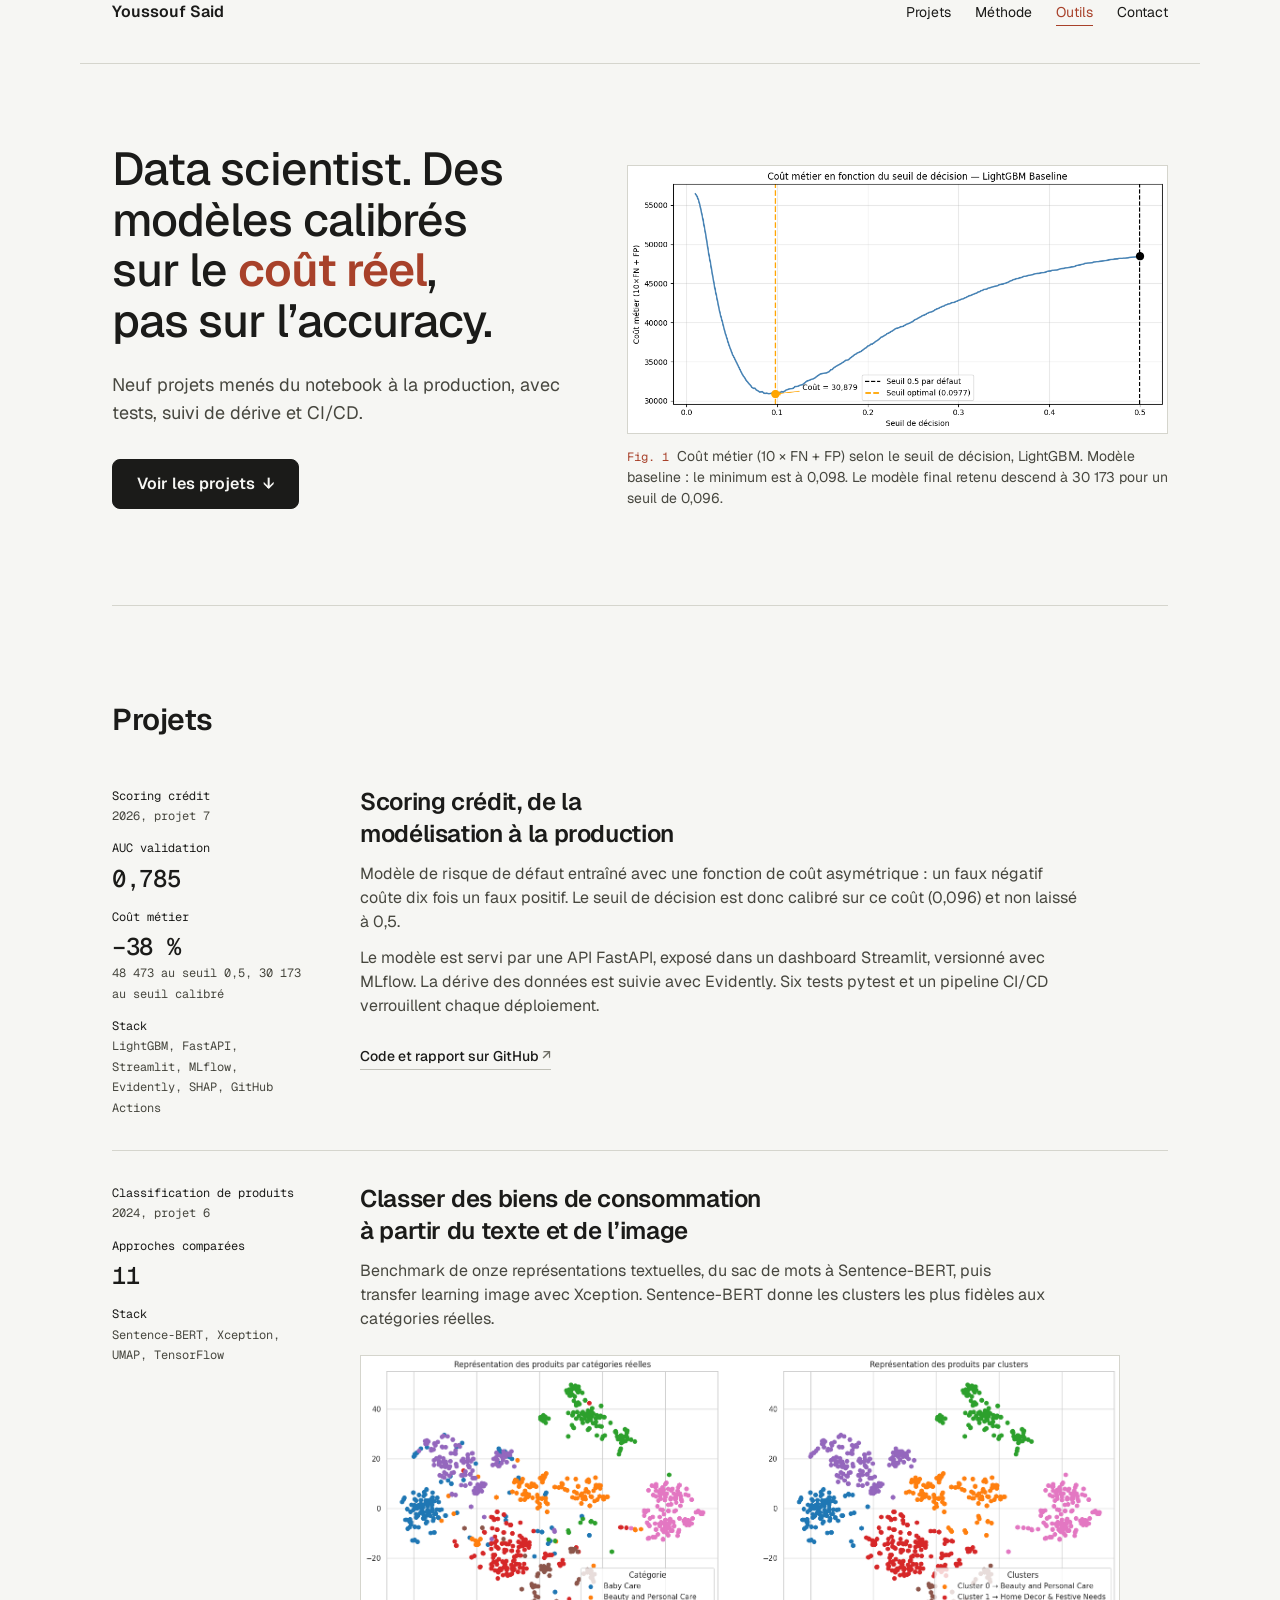
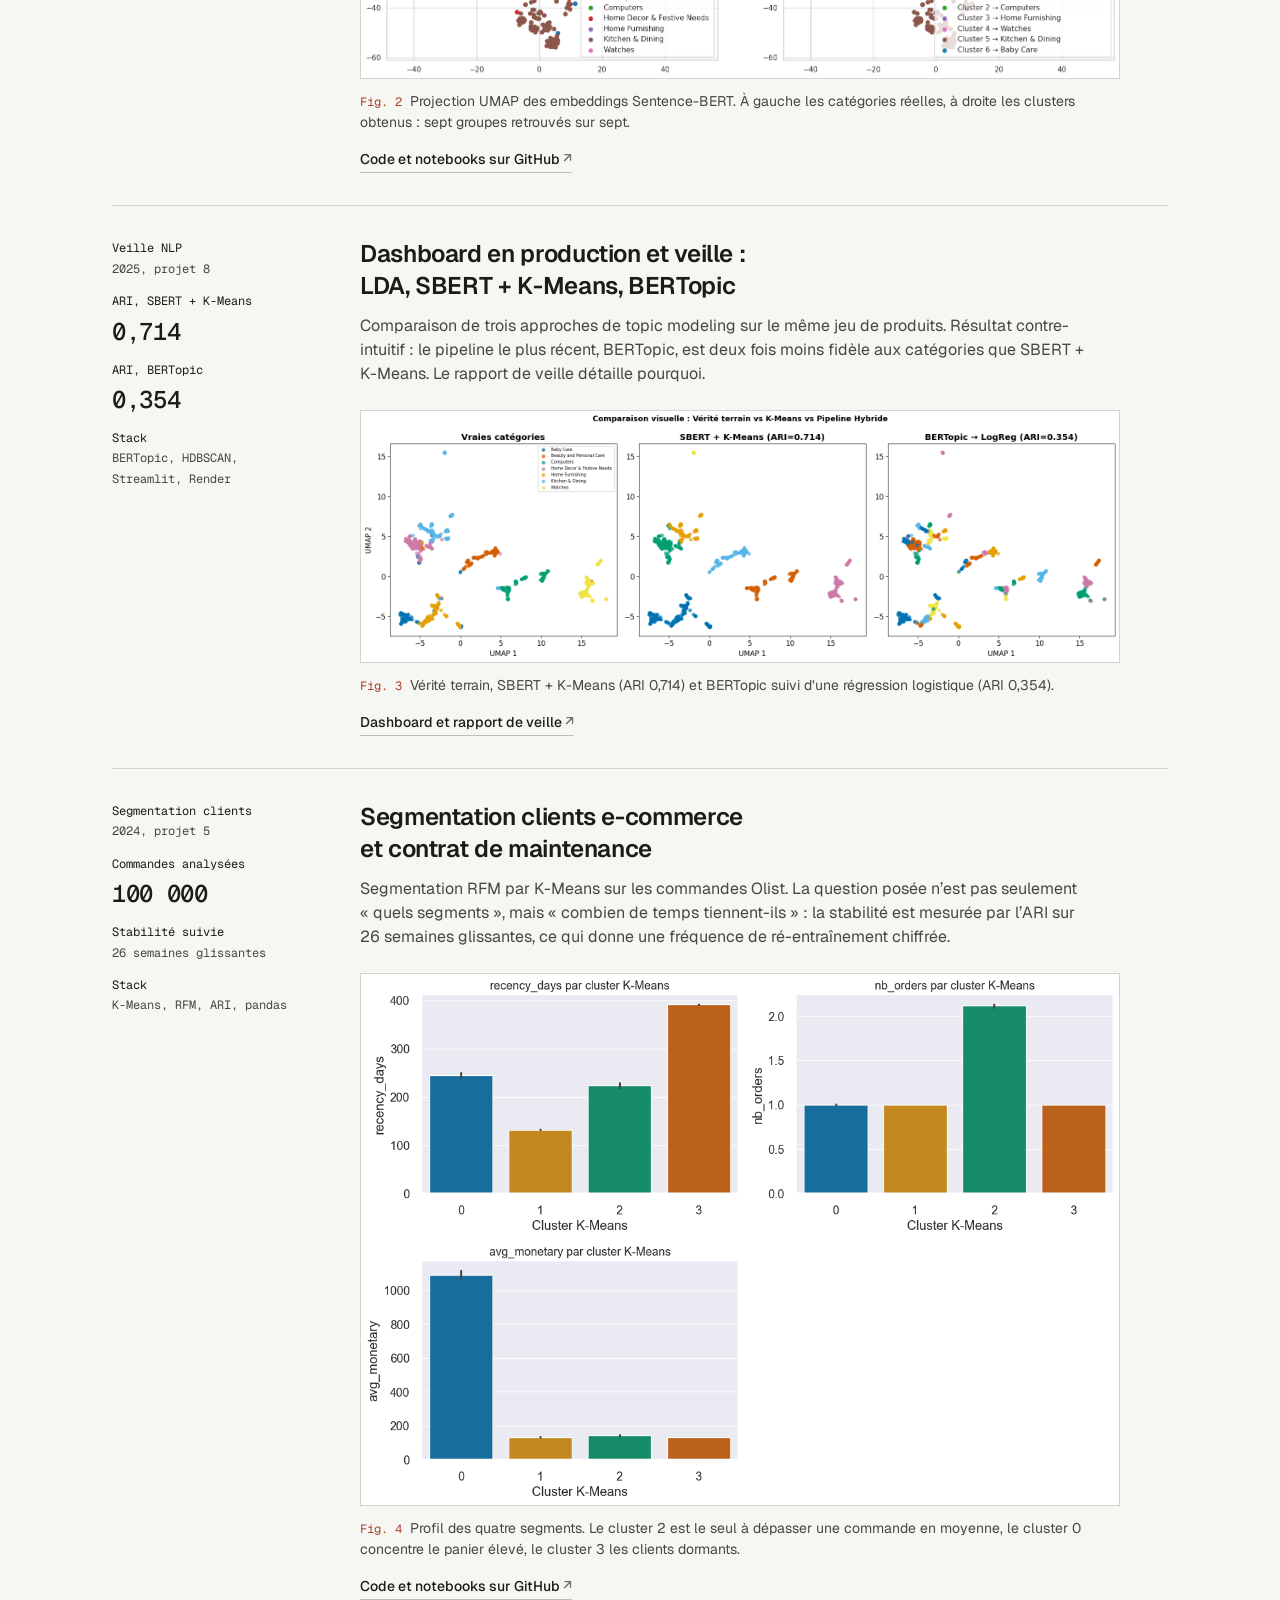
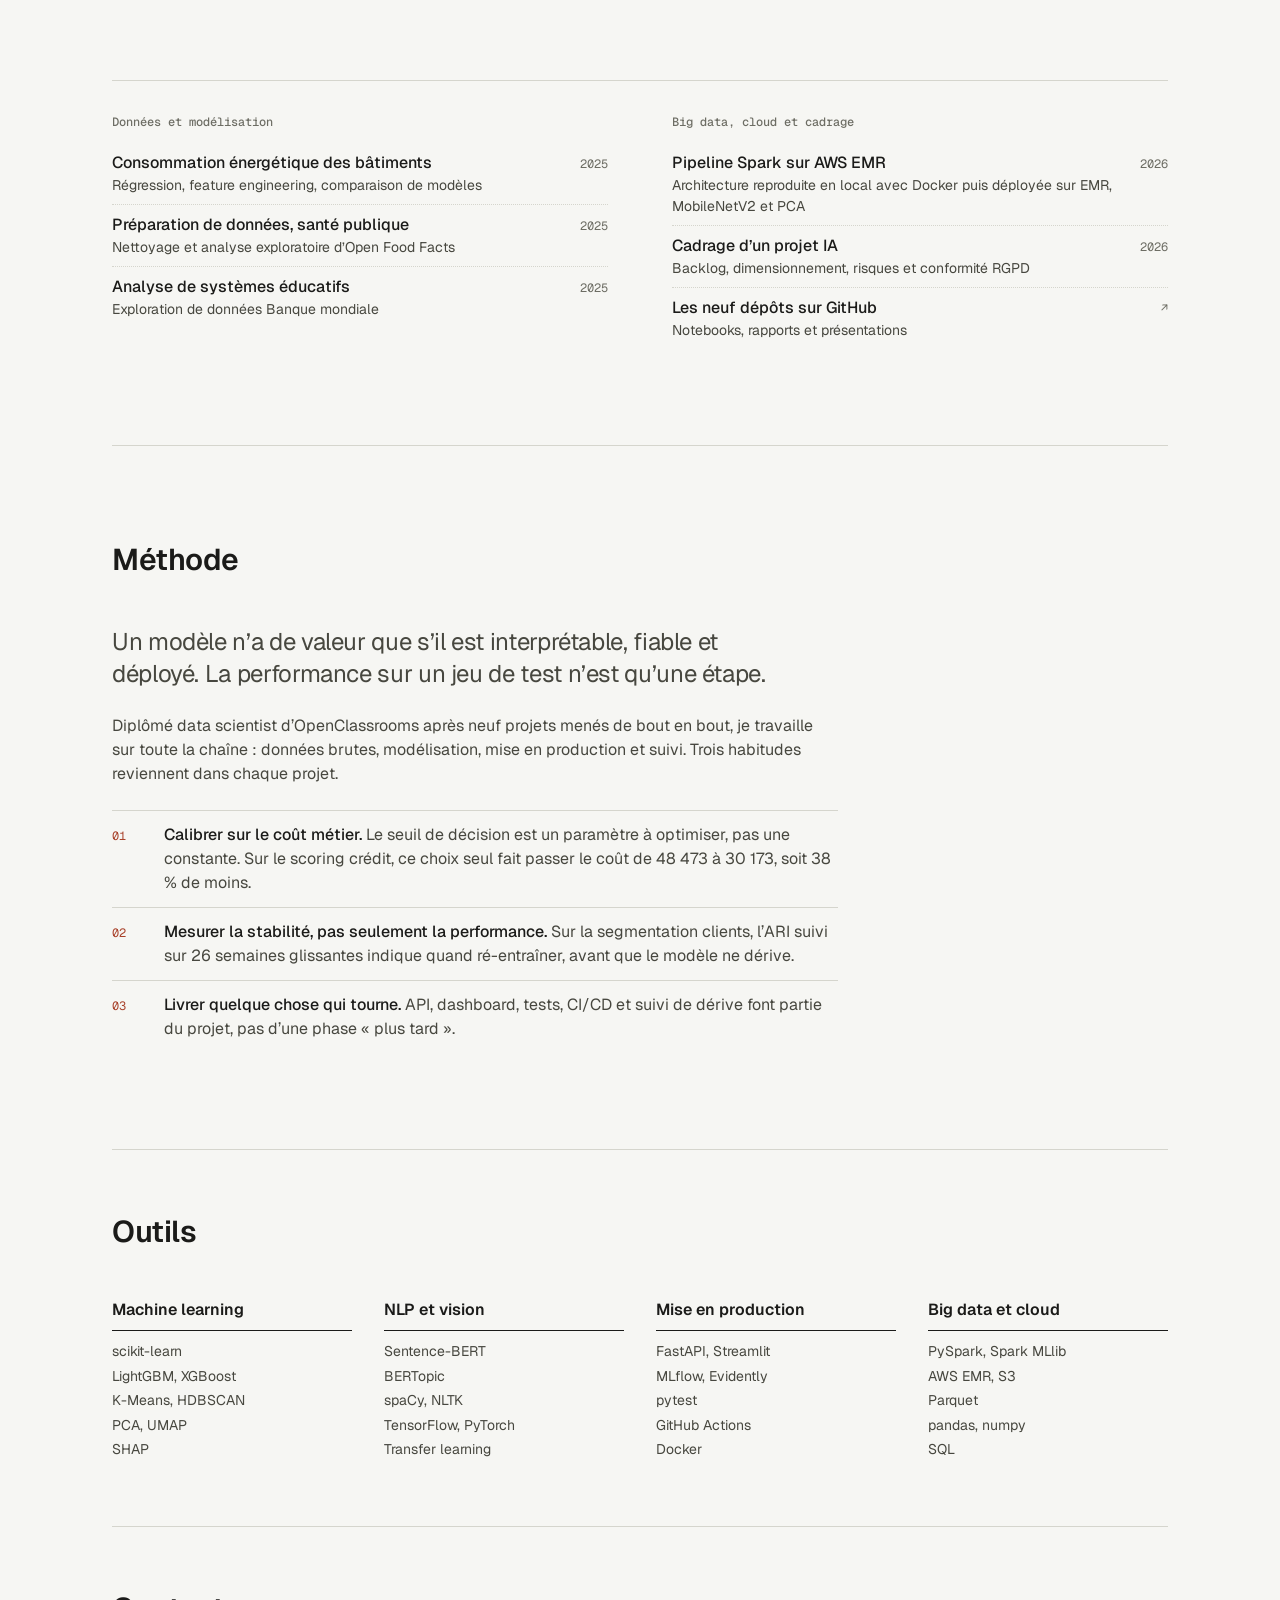
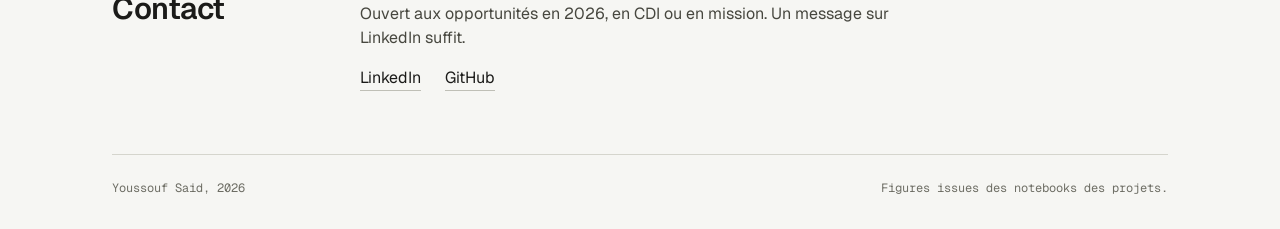
<file: index.html>
<!DOCTYPE html>
<html lang="fr">
<head>
<meta charset="UTF-8" />
<meta name="viewport" content="width=device-width, initial-scale=1.0" />
<title>Youssouf Said, data scientist</title>
<meta name="description" content="Youssouf Said, data scientist. Neuf projets menés du notebook à la production : machine learning, NLP, big data et MLOps." />
<!-- V4 : le même contenu reconstruit sous le système imposé par
     landing-page-design (elayadesign). Geist et Geist Mono, aucune serif,
     aucune italique, une seule famille plus le mono pour les données,
     tailles accrochées à l'échelle Tailwind, espacements pris dans sa table
     de tokens (plafond 96 px), fonds plats, jeu d'états complet.
     Deux règles de ce système ne sont PAS appliquées, délibérément :
     le titre en dégradé (B5) et la structure FAQ / témoignages / CTA
     répétée (A2). Les deux sont interdites par tastemaker et par
     audit-ai-design-slop, et la seconde n'a pas de sens sur un portfolio. -->
<link rel="preconnect" href="https://fonts.googleapis.com" />
<link rel="preconnect" href="https://fonts.gstatic.com" crossorigin />
<link href="https://fonts.googleapis.com/css2?family=Geist:wght@400;500;600&family=Geist+Mono:wght@400;500&display=swap" rel="stylesheet" />
<link rel="icon" href="data:image/svg+xml,%3Csvg xmlns='http://www.w3.org/2000/svg' viewBox='0 0 32 32'%3E%3Cpath d='M4 7 C9 7 10 22 16 22 C22 22 23 11 28 11' fill='none' stroke='%231b1b19' stroke-width='2.5' stroke-linecap='round'/%3E%3Ccircle cx='16' cy='22' r='3.4' fill='%23a8412a'/%3E%3C/svg%3E" />
<style>
  /* Système : cahier de recherche. Serif éditoriale, colonne de marge pour
     les métadonnées, figures réelles légendées. Un seul accent, réservé aux
     repères. */
  :root {
    --paper:   #f6f6f3;
    --ink:     #1b1b19;
    --ink-2:   #47473f;
    --muted:   #6d6d64;
    --line:    #d5d5cd;
    --line-2:  #bfbfb6;
    --accent:  #a8412a;

    --serif: 'Geist', system-ui, -apple-system, sans-serif;   /* une seule famille */
    --mono:  'Geist Mono', ui-monospace, Menlo, monospace;      /* données uniquement */

    /* Table d'espacement de landing-page-design B2. Aucune valeur entre,
       aucune au-delà : le plafond du système est 96 px. */
    --s-3: 12px; --s-4: 16px; --s-6: 24px; --s-8: 32px;
    --s-12: 48px; --s-16: 64px; --s-24: 96px;

    --w: 1120px;
    --ease: cubic-bezier(0.32, 0.72, 0, 1);   /* B7 : jamais la courbe par défaut */
    --margin-col: 200px;
  }

  * { box-sizing: border-box; margin: 0; padding: 0; }
  html { scroll-behavior: smooth; }

  body {
    background: var(--paper);
    color: var(--ink);
    font-family: var(--serif);
    font-size: 1rem;             /* text-base, le pas du système */
    line-height: 1.5;
    -webkit-font-smoothing: antialiased;
    -moz-osx-font-smoothing: grayscale;
    font-variant-numeric: lining-nums;
  }

  ::selection { background: var(--ink); color: var(--paper); }
  a { color: inherit; text-decoration: none; }
  :focus-visible { outline: 2px solid var(--accent); outline-offset: 3px; }
  strong, b { font-weight: 600; }

  .wrap { max-width: var(--w); margin: 0 auto; padding: 0 32px; }
  @media (max-width: 720px) { .wrap { padding: 0 16px; } }

  .mono {
    font-family: var(--mono);
    font-size: 0.75rem;          /* text-xs */
    color: var(--muted);
    font-variant-numeric: tabular-nums;
  }

  .skip { position: absolute; left: -9999px; top: 0; z-index: 10;
          background: var(--ink); color: var(--paper); padding: 12px 16px; }
  .skip:focus { left: 12px; top: 12px; }

  /* ---------- En-tête ---------- */
  .top { display: flex; align-items: baseline; justify-content: space-between;
         gap: 24px; height: 64px; border-bottom: 1px solid var(--line); }
  .top .name { font-weight: 600; font-size: 1rem; }
  .top nav { display: flex; gap: 24px; font-size: 0.875rem; }
  .top nav a { border-bottom: 1px solid transparent; padding-bottom: 2px;
               transition: border-color 240ms var(--ease), color 240ms var(--ease); }
  .top nav a:hover { border-color: var(--ink); }
  .top nav a[aria-current="true"] { color: var(--accent); border-color: var(--accent); }
  @media (max-width: 680px) { .top nav { display: none; } }


  .lang button { background: none; border: 0; padding: 2px; font: inherit;
                 color: var(--muted); cursor: pointer; transition: color 240ms var(--ease); }
  .lang button:hover { color: var(--ink); }
  .lang button.active { color: var(--ink); font-weight: 500; }

  /* ---------- Hero ---------- */
  .hero { display: grid; grid-template-columns: 5fr 6fr; gap: var(--s-16);
          align-items: end; padding: 80px 0 var(--s-24);
          border-bottom: 1px solid var(--line); }
  @media (max-width: 900px) { .hero { grid-template-columns: 1fr; gap: var(--s-8); padding: var(--s-12) 0 var(--s-16); } }

  .hero h1 { font-weight: 500; font-size: clamp(2.25rem, 3.6vw, 3rem);    /* text-4xl -> text-5xl */
             line-height: 1.1; letter-spacing: -0.02em; text-wrap: balance;
             max-width: 680px; }
  /* Emphase portée par le poids et l'accent, jamais par l'italique :
     l'italique dans un titre est un marqueur d'IA que deux des skills
     interdisent explicitement. */
  .hero h1 .key { font-weight: 600; color: var(--accent); }
  /* La couleur ne porte pas seule : le poids la double. */

  .hero .lede { margin-top: var(--s-6); font-size: 1.125rem; line-height: 1.75rem;  /* text-lg */
                color: var(--ink-2); max-width: 680px; text-wrap: pretty; }

  .cta { display: inline-flex; align-items: baseline; gap: 8px;
         margin-top: var(--s-8); padding: 12px 24px;
         background: var(--ink); color: var(--paper); font-size: 1rem;
         transition: background 240ms var(--ease); }
  /* Jeu d'états complet (B9) : survol, appui physique, focus visible,
     désactivé signalé par trois canaux et pas seulement l'opacité. */
  .cta { font-weight: 600; border: 1px solid var(--ink); border-radius: 8px; }
  .cta:hover { background: var(--accent); border-color: var(--accent); }
  .cta:active { transform: translateY(1px); }
  .cta[aria-disabled="true"] { opacity: 0.5; cursor: not-allowed; pointer-events: none; }

  /* ---------- Figures ---------- */
  figure.fig { margin: 0; }
  figure.fig img { display: block; width: 100%; height: auto;
                   border: 1px solid var(--line); background: #fff; }
  figure.fig figcaption { margin-top: var(--s-3); font-size: 0.875rem;        /* text-sm */
                          line-height: 1.5; color: var(--ink-2); text-wrap: pretty; }
  figure.fig figcaption .n { font-family: var(--mono); font-size: 0.75rem;
                             color: var(--accent); margin-right: 8px; }

  /* ---------- Sections ---------- */
  section { padding: var(--s-24) 0; border-bottom: 1px solid var(--line); }
  section.liaison { padding: var(--s-16) 0; }
  section h2 { font-weight: 600; font-size: 1.875rem; line-height: 2.25rem;  /* text-3xl */
               letter-spacing: -0.015em; margin-bottom: var(--s-12); }
  @media (max-width: 720px) {
    section { padding: var(--s-16) 0; }
    section.liaison { padding: var(--s-12) 0; }
    section h2 { margin-bottom: var(--s-8); }
  }

  /* ---------- Entrées de projet ---------- */
  .entry { display: grid; grid-template-columns: var(--margin-col) 1fr;
           gap: var(--s-12); padding: var(--s-8) 0; border-top: 1px solid var(--line); }
  .entry:first-of-type { border-top: 0; padding-top: 0; }
  @media (max-width: 800px) { .entry { grid-template-columns: 1fr; gap: var(--s-4); } }

  .entry .margin { font-family: var(--mono); font-size: 0.75rem; line-height: 1.7;
                   color: var(--muted); font-variant-numeric: tabular-nums; }
  .entry .margin dt { color: var(--ink); margin-top: var(--s-3); }
  .entry .margin dt:first-child { margin-top: 0; }
  .entry .margin dd { color: var(--ink-2); }
  .entry .margin dd.big { font-family: var(--mono); font-size: 1.5rem;   /* données en mono */
                          line-height: 2rem; letter-spacing: -0.015em; font-weight: 500;
                          color: var(--ink); margin-top: 4px; }
  .entry .margin dd .src { display: block; font-size: 0.75rem; color: var(--muted); }

  .entry h3 { font-weight: 600; font-size: 1.5rem; line-height: 2rem;   /* text-2xl */
              letter-spacing: -0.015em; margin-bottom: var(--s-3);
              max-width: 30ch; text-wrap: balance; }
  .entry p { color: var(--ink-2); max-width: 66ch; margin-bottom: var(--s-3);
             text-wrap: pretty; }
  .entry figure.fig { margin: var(--s-6) 0 0; max-width: 760px; }

  .more { display: inline-block; margin-top: var(--s-4); font-size: 0.875rem;
          border-bottom: 1px solid var(--line-2); padding-bottom: 2px;
          transition: color 240ms var(--ease), border-color 240ms var(--ease); }
  .more { font-weight: 500; }
  .more::after { content: " ↗"; color: var(--muted); }
  .more:hover { color: var(--accent); border-color: var(--accent); }

  /* ---------- Index ---------- */
  .index { display: grid; grid-template-columns: 1fr 1fr; gap: var(--s-8) var(--s-16);
           margin-top: var(--s-12); padding-top: var(--s-8);
           border-top: 1px solid var(--line); }
  @media (max-width: 800px) { .index { grid-template-columns: 1fr; gap: var(--s-8); } }
  .index h4 { font-family: var(--mono); font-weight: 500; font-size: 0.75rem;
              color: var(--muted); margin-bottom: var(--s-3); }
  .index ul { list-style: none; }
  .index li { display: grid; grid-template-columns: 1fr auto; gap: 16px;
              align-items: baseline; padding: 8px 0; }
  .index li + li { border-top: 1px dotted var(--line); }
  .index li a { display: block; transition: color 240ms var(--ease); }
  .index li a:hover, .index li a:hover .d { color: var(--accent); }
  .index .t { display: block; font-size: 1rem; line-height: 1.5rem; font-weight: 500; }
  .index .d { display: block; color: var(--ink-2); font-size: 0.875rem; line-height: 1.5; }
  .index .y { font-family: var(--mono); font-size: 0.75rem; color: var(--muted);
              font-variant-numeric: tabular-nums; }

  /* ---------- Méthode ---------- */
  .method { max-width: 66ch; }
  .method .lead { font-size: 1.5rem; line-height: 2rem;   /* text-2xl */ letter-spacing: -0.015em;
                  margin-bottom: var(--s-6); text-wrap: balance; }
  .method p { color: var(--ink-2); margin-bottom: var(--s-4); text-wrap: pretty; }
  .method ol { margin-top: var(--s-6); list-style: none; counter-reset: etape; }
  .method ol li { counter-increment: etape; display: grid;
                  grid-template-columns: 40px 1fr; gap: 12px; padding: var(--s-3) 0;
                  border-top: 1px solid var(--line); color: var(--ink-2); }
  .method ol li::before { content: counter(etape, decimal-leading-zero);
                          font-family: var(--mono); font-size: 0.75rem;
                          color: var(--accent); padding-top: 4px; font-size: 0.75rem; }
  .method ol li b { color: var(--ink); font-weight: 500; }

  /* ---------- Outils ---------- */
  .tools { display: grid; grid-template-columns: repeat(4, 1fr); gap: var(--s-8); }
  @media (max-width: 900px) { .tools { grid-template-columns: 1fr 1fr; } }
  @media (max-width: 520px) { .tools { grid-template-columns: 1fr; } }
  .tools h4 { font-weight: 600; font-size: 1rem; margin-bottom: 8px;
              padding-bottom: 8px; border-bottom: 1px solid var(--ink); }
  .tools ul { list-style: none; color: var(--ink-2); font-size: 0.875rem; line-height: 1.75; }


  /* ---------- Contact ---------- */
  .contact { display: grid; grid-template-columns: var(--margin-col) 1fr;
             gap: var(--s-12); align-items: baseline; }
  @media (max-width: 800px) { .contact { grid-template-columns: 1fr; gap: var(--s-4); } }
  .contact h2 { margin: 0; }
  .contact p { color: var(--ink-2); max-width: 52ch; margin-bottom: var(--s-4); }
  .contact ul { list-style: none; display: flex; gap: 24px; flex-wrap: wrap;
                font-size: 1rem; }
  .contact ul a { border-bottom: 1px solid var(--line-2); padding-bottom: 2px;
                  transition: color 240ms var(--ease), border-color 240ms var(--ease); }
  .contact ul a:hover { color: var(--accent); border-color: var(--accent); }

  footer { padding: var(--s-6) 0 var(--s-8); display: flex;
           justify-content: space-between; gap: 16px; flex-wrap: wrap; }

  @media (prefers-reduced-motion: reduce) {
    html { scroll-behavior: auto; }
    *, *::before, *::after { transition: none !important; animation: none !important; }
  }
</style>
</head>
<body>

<a class="skip" href="#contenu">Aller au contenu</a>

<header class="wrap top">
  <a href="#contenu" class="name">Youssouf Said</a>
  <nav aria-label="Sections">
    <a href="#projets">Projets</a>
    <a href="#methode">Méthode</a>
    <a href="#outils">Outils</a>
    <a href="#contact">Contact</a>
  </nav>
</header>

<main class="wrap" id="contenu">

  <section class="hero">
    <div>
      <h1>Data scientist. Des modèles calibrés sur le <span class="key">coût réel</span>, pas sur l’accuracy.</h1>
      <p class="lede">Neuf projets menés du notebook à la production, avec tests, suivi de dérive et CI/CD.</p>
      <a href="#projets" class="cta">Voir les projets <span aria-hidden="true">↓</span></a>
    </div>
    <figure class="fig">
      <img src="assets/figures/p7-cout-seuil.png" width="989" height="490" fetchpriority="high"
           alt="Courbe du coût métier en fonction du seuil de décision d’un modèle LightGBM. Le coût chute fortement jusqu’à un minimum au seuil 0,098, puis remonte jusqu’au seuil par défaut 0,5." />
      <figcaption><span class="n">Fig. 1</span>Coût métier (10 × FN + FP) selon le seuil de décision, LightGBM. Modèle baseline : le minimum est à 0,098. Le modèle final retenu descend à 30 173 pour un seuil de 0,096.</figcaption>
    </figure>
  </section>

  <section id="projets">
    <h2>Projets</h2>

    <article class="entry">
      <dl class="margin">
        <dt>Scoring crédit</dt><dd>2026, projet 7</dd>
        <dt>AUC validation</dt><dd class="big">0,785</dd>
        <dt>Coût métier</dt><dd class="big">−38 %</dd>
        <dd class="src">48 473 au seuil 0,5, 30 173 au seuil calibré</dd>
        <dt>Stack</dt><dd>LightGBM, FastAPI, Streamlit, MLflow, Evidently, SHAP, GitHub Actions</dd>
      </dl>
      <div>
        <h3>Scoring crédit, de la modélisation à la production</h3>
        <p>Modèle de risque de défaut entraîné avec une fonction de coût asymétrique : un faux négatif coûte dix fois un faux positif. Le seuil de décision est donc calibré sur ce coût (0,096) et non laissé à 0,5.</p>
        <p>Le modèle est servi par une API FastAPI, exposé dans un dashboard Streamlit, versionné avec MLflow. La dérive des données est suivie avec Evidently. Six tests pytest et un pipeline CI/CD verrouillent chaque déploiement.</p>
        <a class="more" href="https://github.com/y-sm-s/p7-scoring-credit" target="_blank" rel="noopener noreferrer">Code et rapport sur GitHub</a>
      </div>
    </article>

    <article class="entry">
      <dl class="margin">
        <dt>Classification de produits</dt><dd>2024, projet 6</dd>
        <dt>Approches comparées</dt><dd class="big">11</dd>
        <dt>Stack</dt><dd>Sentence-BERT, Xception, UMAP, TensorFlow</dd>
      </dl>
      <div>
        <h3>Classer des biens de consommation à partir du texte et de l’image</h3>
        <p>Benchmark de onze représentations textuelles, du sac de mots à Sentence-BERT, puis transfer learning image avec Xception. Sentence-BERT donne les clusters les plus fidèles aux catégories réelles.</p>
        <figure class="fig">
          <img src="assets/figures/p6-umap-sbert.png" width="1615" height="687" loading="lazy"
               alt="Deux projections UMAP côte à côte des mêmes produits : à gauche colorés par catégorie réelle, à droite par cluster trouvé. Les sept groupes se superposent presque parfaitement." />
          <figcaption><span class="n">Fig. 2</span>Projection UMAP des embeddings Sentence-BERT. À gauche les catégories réelles, à droite les clusters obtenus : sept groupes retrouvés sur sept.</figcaption>
        </figure>
        <a class="more" href="https://github.com/y-sm-s/p6-classification-biens-consommation" target="_blank" rel="noopener noreferrer">Code et notebooks sur GitHub</a>
      </div>
    </article>

    <article class="entry">
      <dl class="margin">
        <dt>Veille NLP</dt><dd>2025, projet 8</dd>
        <dt>ARI, SBERT + K-Means</dt><dd class="big">0,714</dd>
        <dt>ARI, BERTopic</dt><dd class="big">0,354</dd>
        <dt>Stack</dt><dd>BERTopic, HDBSCAN, Streamlit, Render</dd>
      </dl>
      <div>
        <h3>Dashboard en production et veille : LDA, SBERT + K-Means, BERTopic</h3>
        <p>Comparaison de trois approches de topic modeling sur le même jeu de produits. Résultat contre-intuitif : le pipeline le plus récent, BERTopic, est deux fois moins fidèle aux catégories que SBERT + K-Means. Le rapport de veille détaille pourquoi.</p>
          <figure class="fig">
          <img src="assets/figures/p8-ari-topic-modeling.png" width="1784" height="590" loading="lazy"
               alt="Trois projections UMAP côte à côte : catégories réelles, clusters SBERT + K-Means avec un ARI de 0,714, et clusters BERTopic avec un ARI de 0,354." />
          <figcaption><span class="n">Fig. 3</span>Vérité terrain, SBERT + K-Means (ARI 0,714) et BERTopic suivi d’une régression logistique (ARI 0,354).</figcaption>
        </figure>
        <a class="more" href="https://github.com/y-sm-s/p8-dashboard-veille-nlp" target="_blank" rel="noopener noreferrer">Dashboard et rapport de veille</a>
      </div>
    </article>

    <article class="entry">
      <dl class="margin">
        <dt>Segmentation clients</dt><dd>2024, projet 5</dd>
        <dt>Commandes analysées</dt><dd class="big">100 000</dd>
        <dt>Stabilité suivie</dt><dd>26 semaines glissantes</dd>
        <dt>Stack</dt><dd>K-Means, RFM, ARI, pandas</dd>
      </dl>
      <div>
        <h3>Segmentation clients e-commerce et contrat de maintenance</h3>
        <p>Segmentation RFM par K-Means sur les commandes Olist. La question posée n’est pas seulement « quels segments », mais « combien de temps tiennent-ils » : la stabilité est mesurée par l’ARI sur 26 semaines glissantes, ce qui donne une fréquence de ré-entraînement chiffrée.</p>
        <figure class="fig">
          <img src="assets/figures/p5-clusters-rfm.png" width="1176" height="824" loading="lazy"
               alt="Trois graphiques en barres comparant les quatre clusters K-Means sur la récence, le nombre de commandes et le panier moyen." />
          <figcaption><span class="n">Fig. 4</span>Profil des quatre segments. Le cluster 2 est le seul à dépasser une commande en moyenne, le cluster 0 concentre le panier élevé, le cluster 3 les clients dormants.</figcaption>
        </figure>
        <a class="more" href="https://github.com/y-sm-s/p5-segmentation-clients-ecommerce" target="_blank" rel="noopener noreferrer">Code et notebooks sur GitHub</a>
      </div>
    </article>

    <div class="index">
      <div>
        <h4>Données et modélisation</h4>
        <ul>
          <li><a href="https://github.com/y-sm-s/p4-prediction-consommation-batiments" target="_blank" rel="noopener noreferrer"><span class="t">Consommation énergétique des bâtiments</span><span class="d">Régression, feature engineering, comparaison de modèles</span></a><span class="y">2025</span></li>
          <li><a href="https://github.com/y-sm-s/p3-preparation-donnees-sante" target="_blank" rel="noopener noreferrer"><span class="t">Préparation de données, santé publique</span><span class="d">Nettoyage et analyse exploratoire d’Open Food Facts</span></a><span class="y">2025</span></li>
          <li><a href="https://github.com/y-sm-s/p2-analyse-systemes-educatifs" target="_blank" rel="noopener noreferrer"><span class="t">Analyse de systèmes éducatifs</span><span class="d">Exploration de données Banque mondiale</span></a><span class="y">2025</span></li>
        </ul>
      </div>
      <div>
        <h4>Big data, cloud et cadrage</h4>
        <ul>
          <li><a href="https://github.com/y-sm-s/p9-big-data-cloud-emr" target="_blank" rel="noopener noreferrer"><span class="t">Pipeline Spark sur AWS EMR</span><span class="d">Architecture reproduite en local avec Docker puis déployée sur EMR, MobileNetV2 et PCA</span></a><span class="y">2026</span></li>
          <li><a href="https://github.com/y-sm-s/p10-cadrage-projet-ia" target="_blank" rel="noopener noreferrer"><span class="t">Cadrage d’un projet IA</span><span class="d">Backlog, dimensionnement, risques et conformité RGPD</span></a><span class="y">2026</span></li>
          <li><a href="https://github.com/y-sm-s" target="_blank" rel="noopener noreferrer"><span class="t">Les neuf dépôts sur GitHub</span><span class="d">Notebooks, rapports et présentations</span></a><span class="y" aria-hidden="true">↗</span></li>
        </ul>
      </div>
    </div>
  </section>

  <section id="methode">
    <h2>Méthode</h2>
    <div class="method">
      <p class="lead">Un modèle n’a de valeur que s’il est interprétable, fiable et déployé. La performance sur un jeu de test n’est qu’une étape.</p>
      <p>Diplômé data scientist d’OpenClassrooms après neuf projets menés de bout en bout, je travaille sur toute la chaîne : données brutes, modélisation, mise en production et suivi. Trois habitudes reviennent dans chaque projet.</p>
      <ol>
        <li><span><b>Calibrer sur le coût métier.</b> Le seuil de décision est un paramètre à optimiser, pas une constante. Sur le scoring crédit, ce choix seul fait passer le coût de 48 473 à 30 173, soit 38 % de moins.</span></li>
        <li><span><b>Mesurer la stabilité, pas seulement la performance.</b> Sur la segmentation clients, l’ARI suivi sur 26 semaines glissantes indique quand ré-entraîner, avant que le modèle ne dérive.</span></li>
        <li><span><b>Livrer quelque chose qui tourne.</b> API, dashboard, tests, CI/CD et suivi de dérive font partie du projet, pas d’une phase « plus tard ».</span></li>
      </ol>
    </div>
  </section>


  <section id="outils" class="liaison">
    <h2>Outils</h2>
    <div class="tools">
      <div><h4>Machine learning</h4><ul><li>scikit-learn</li><li>LightGBM, XGBoost</li><li>K-Means, HDBSCAN</li><li>PCA, UMAP</li><li>SHAP</li></ul></div>
      <div><h4>NLP et vision</h4><ul><li>Sentence-BERT</li><li>BERTopic</li><li>spaCy, NLTK</li><li>TensorFlow, PyTorch</li><li>Transfer learning</li></ul></div>
      <div><h4>Mise en production</h4><ul><li>FastAPI, Streamlit</li><li>MLflow, Evidently</li><li>pytest</li><li>GitHub Actions</li><li>Docker</li></ul></div>
      <div><h4>Big data et cloud</h4><ul><li>PySpark, Spark MLlib</li><li>AWS EMR, S3</li><li>Parquet</li><li>pandas, numpy</li><li>SQL</li></ul></div>
    </div>
  </section>

  <section id="contact" class="contact liaison">
    <h2>Contact</h2>
    <div>
      <p>Ouvert aux opportunités en 2026, en CDI ou en mission. Un message sur LinkedIn suffit.</p>
      <ul>
        <li><a href="https://www.linkedin.com/in/youssoufsaid" target="_blank" rel="noopener noreferrer">LinkedIn</a></li>
        <li><a href="https://github.com/y-sm-s" target="_blank" rel="noopener noreferrer">GitHub</a></li>
      </ul>
    </div>
  </section>

  <footer>
    <span class="mono">Youssouf Said, 2026</span>
    <span class="mono">Figures issues des notebooks des projets.</span>
  </footer>

</main>

<script>
(function () {
  'use strict';
  /* B9 : la section courante est indiquée dans la navigation. */
  var links = [].slice.call(document.querySelectorAll('.top nav a'));
  var sections = links
    .map(function (a) { return document.querySelector(a.getAttribute('href')); })
    .filter(Boolean);
  if (!('IntersectionObserver' in window) || !sections.length) return;

  var io = new IntersectionObserver(function (entries) {
    entries.forEach(function (e) {
      if (!e.isIntersecting) return;
      links.forEach(function (a) {
        if (a.getAttribute('href') === '#' + e.target.id) a.setAttribute('aria-current', 'true');
        else a.removeAttribute('aria-current');
      });
    });
  }, { rootMargin: '-64px 0px -70% 0px' });

  sections.forEach(function (sec) { io.observe(sec); });
})();
</script>
</body>
</html>
</file>
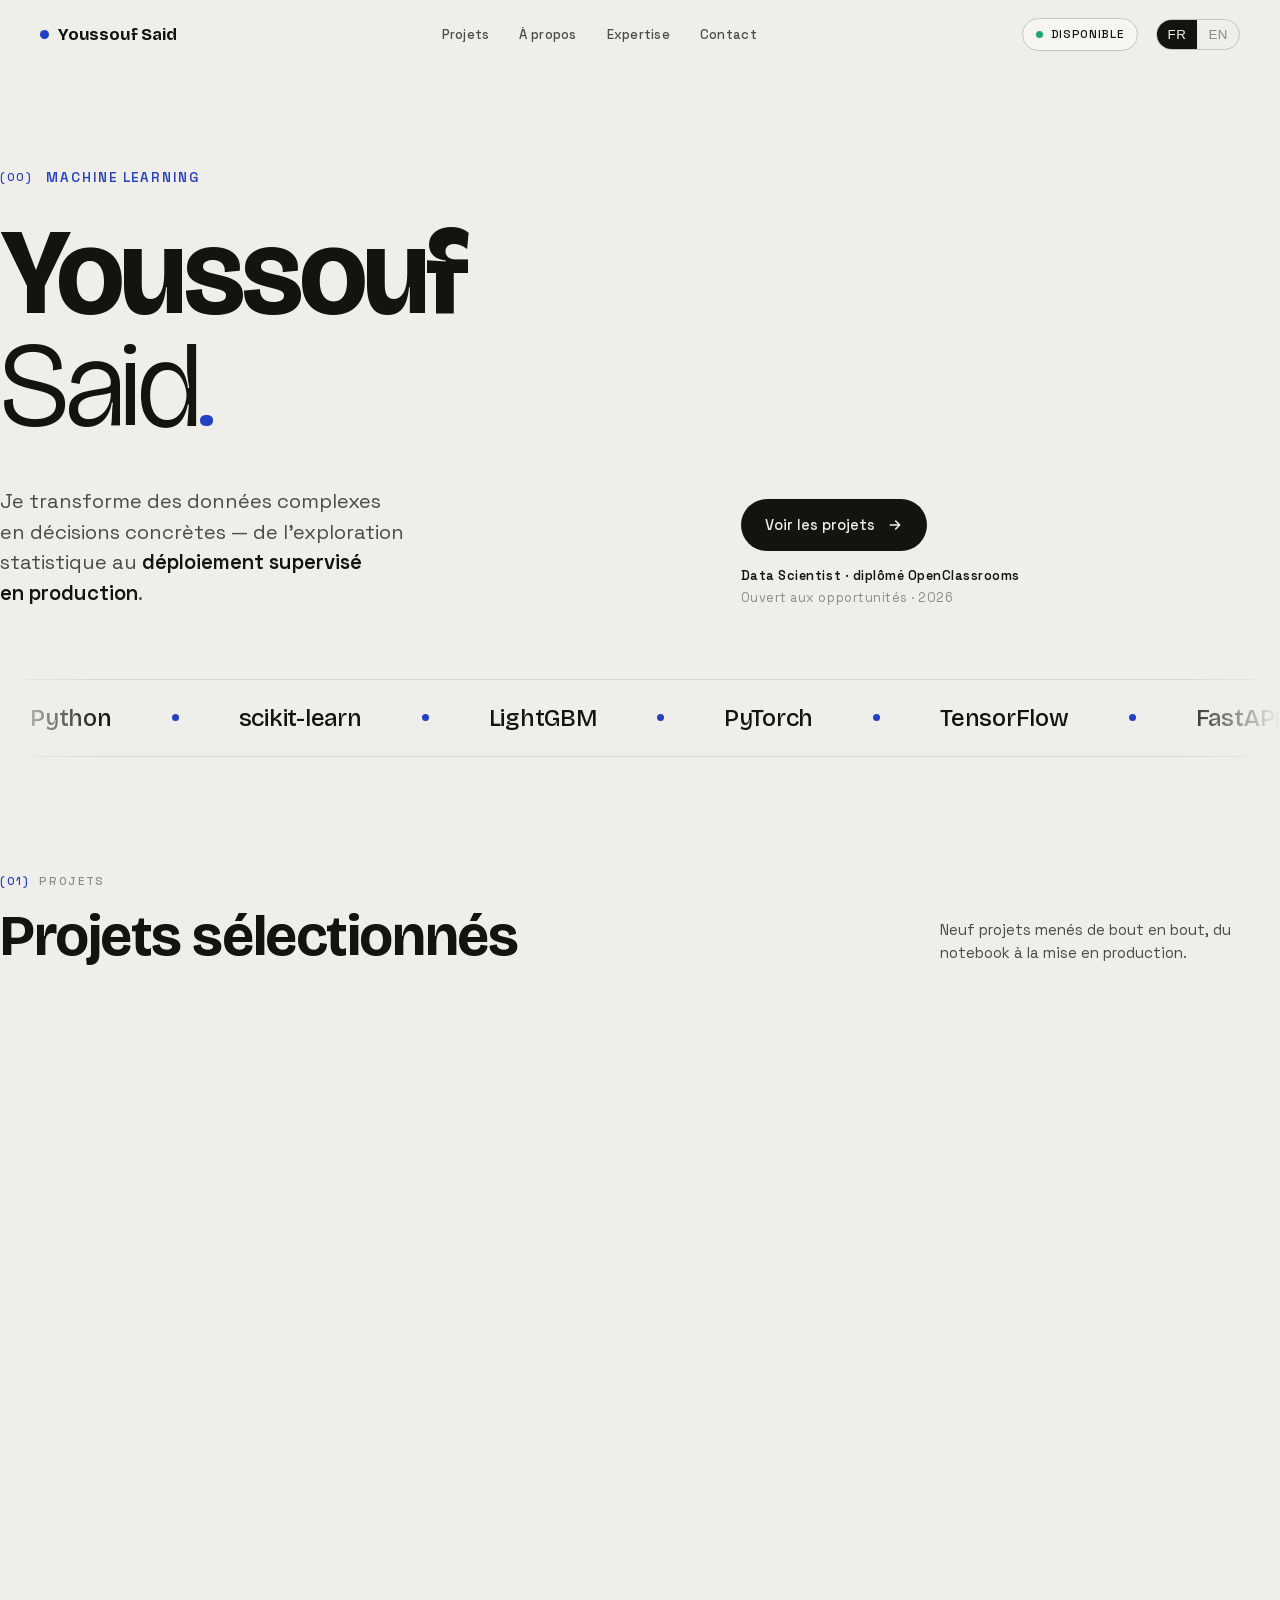
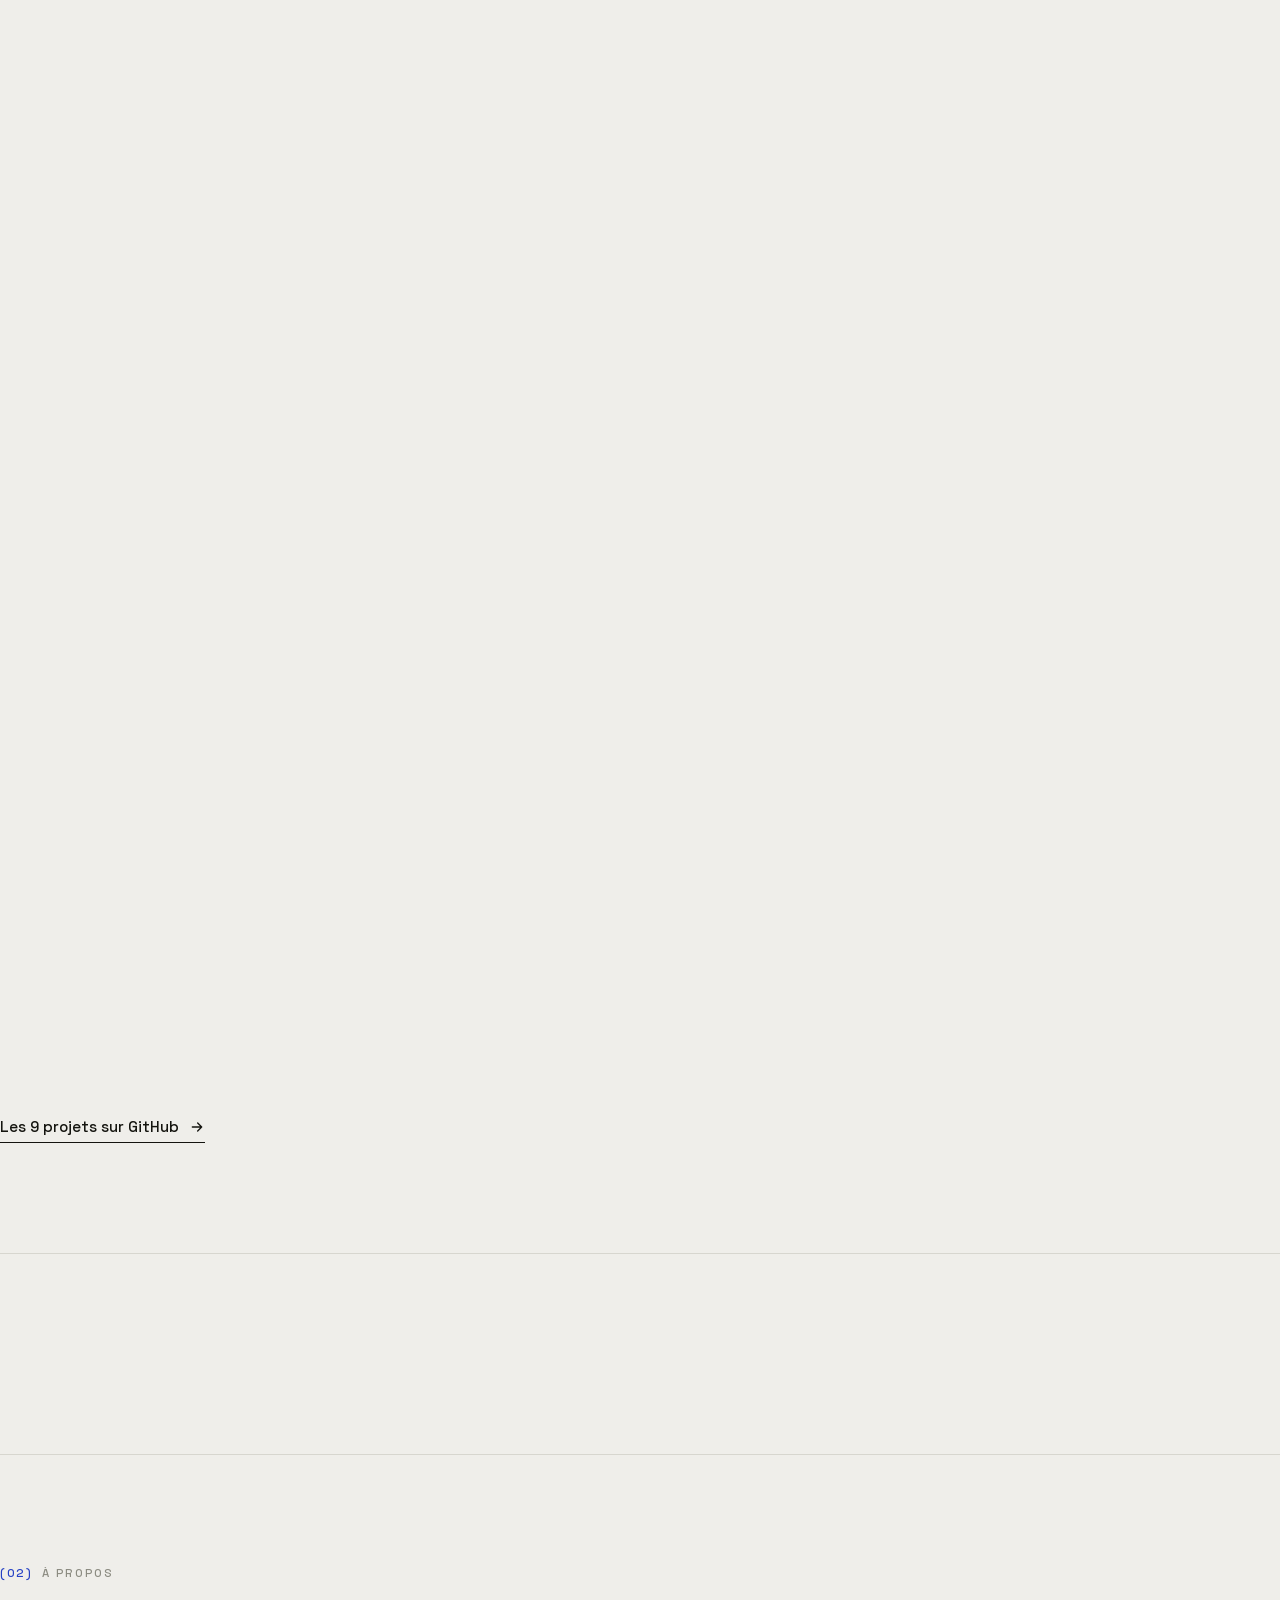
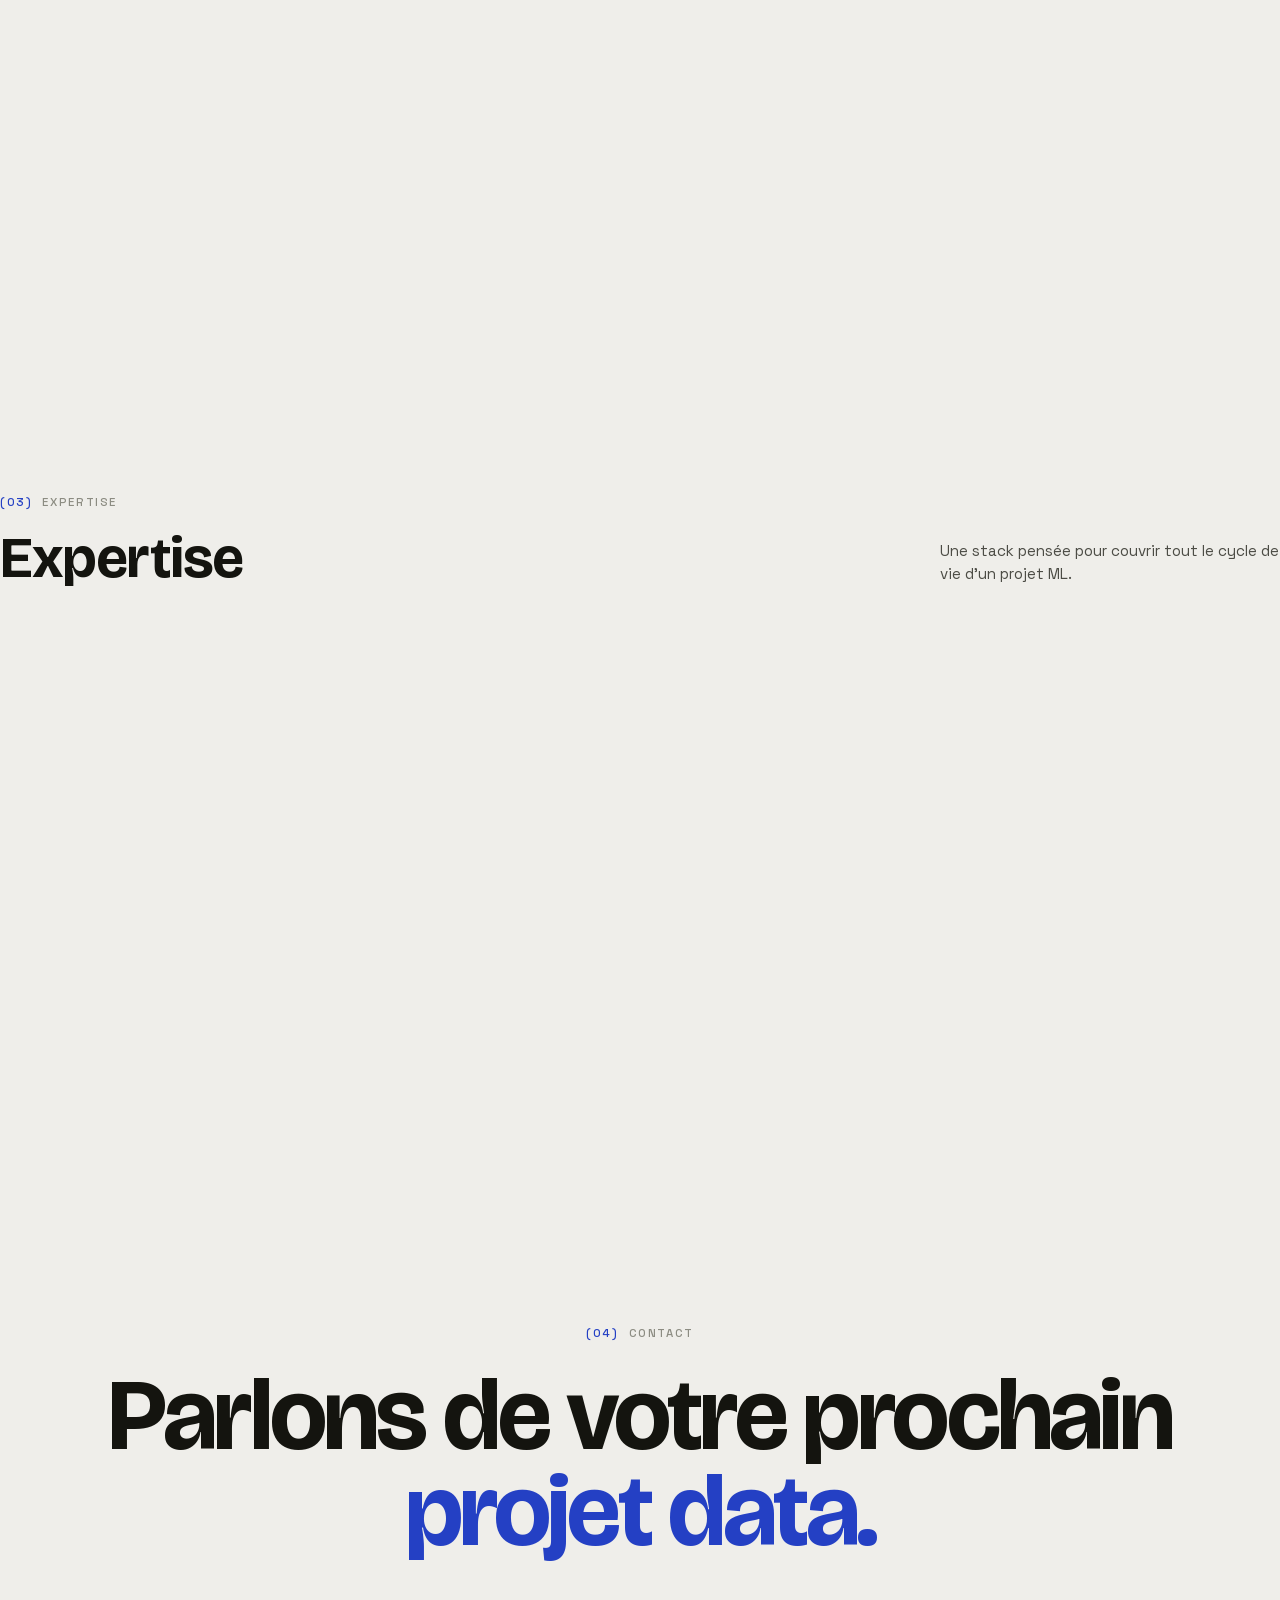
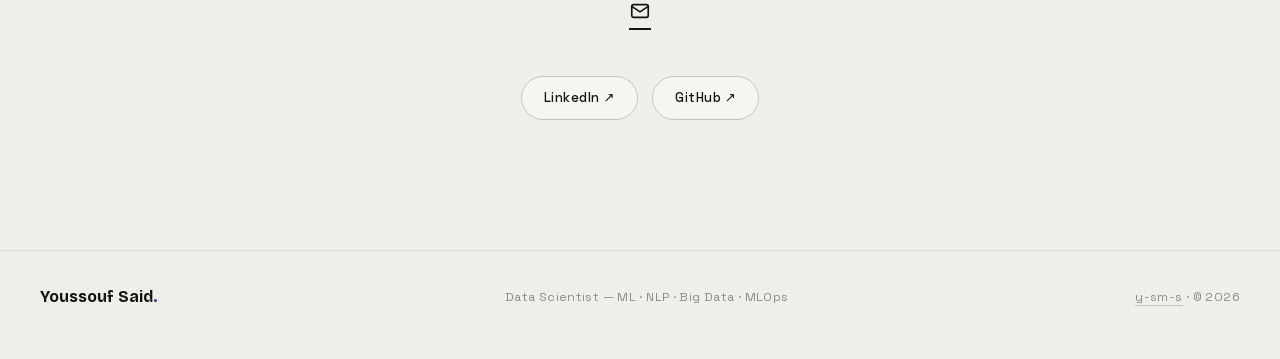
<file: Portfolio (autonome).html>
<!DOCTYPE html>
<html>
<head>
  <meta charset="utf-8">
  <title>Youssouf Said — Data Scientist</title>
  <style>
    * { margin: 0; padding: 0; box-sizing: border-box; }
    body { background: #faf9f5; display: flex; align-items: center; justify-content: center; min-height: 100vh; font-family: -apple-system, BlinkMacSystemFont, sans-serif; }
    #__bundler_loading { position: fixed; bottom: 20px; right: 20px; font: 13px/1.4 -apple-system, BlinkMacSystemFont, sans-serif; color: #666; background: #fff; padding: 8px 14px; border-radius: 8px; box-shadow: 0 1px 4px rgba(0,0,0,0.12); z-index: 10000; }
    #__bundler_thumbnail { position: fixed; inset: 0; width: 100%; height: 100%; display: flex; align-items: center; justify-content: center; background: #faf9f5; z-index: 9999; }
    #__bundler_thumbnail svg { width: 100%; height: 100%; object-fit: contain; }
    #__bundler_placeholder { color: #999; font-size: 14px; }
  </style>
  <noscript>
    <style>#__bundler_loading { display: none; }</style>
    <div style="position:fixed;bottom:12px;left:12px;font:13px/1.4 -apple-system,BlinkMacSystemFont,sans-serif;color:#999;background:rgba(255,255,255,0.9);padding:6px 12px;border-radius:6px;box-shadow:0 1px 4px rgba(0,0,0,0.08);z-index:10000;">
      This page requires JavaScript to display.
    </div>
  </noscript>
</head>
<body>
  <div id="__bundler_thumbnail">
  <svg viewBox="0 0 100 100" xmlns="http://www.w3.org/2000/svg">
    <rect width="100" height="100" fill="#efeeea"></rect>
    <text x="50" y="60" font-family="'Bricolage Grotesque', sans-serif" font-size="34" font-weight="700" fill="#14140f" text-anchor="middle" letter-spacing="-1">YS</text>
    <circle cx="69" cy="48" r="3.4" fill="#2440c4"></circle>
  </svg>
</div>
  <div id="__bundler_loading">Unpacking...</div>

  <script>
    
document.addEventListener('DOMContentLoaded', async function() {
  const loading = document.getElementById('__bundler_loading');
  function setStatus(msg) { if (loading) loading.textContent = msg; }

  // Error sink persists across replaceWith since it's on window, not the DOM.
  window.addEventListener('error', function(e) {
    var p = document.body || document.documentElement;
    var d = document.getElementById('__bundler_err') || p.appendChild(document.createElement('div'));
    d.id = '__bundler_err';
    d.style.cssText = 'position:fixed;bottom:12px;left:12px;right:12px;font:12px/1.4 ui-monospace,monospace;background:#2a1215;color:#ff8a80;padding:10px 14px;border-radius:8px;border:1px solid #5c2b2e;z-index:99999;white-space:pre-wrap;max-height:40vh;overflow:auto';
    d.textContent = (d.textContent ? d.textContent + String.fromCharCode(10) : '') +
      '[bundle] ' + (e.message || e.type) +
      (e.filename ? ' (' + e.filename.slice(0, 60) + ':' + e.lineno + ')' : '');
  }, true);

  try {
    const manifestEl = document.querySelector('script[type="__bundler/manifest"]');
    const templateEl = document.querySelector('script[type="__bundler/template"]');
    if (!manifestEl || !templateEl) {
      setStatus('Error: missing bundle data');
      console.error('[bundler] Missing script tags — manifestEl:', !!manifestEl, 'templateEl:', !!templateEl);
      return;
    }

    const manifest = JSON.parse(manifestEl.textContent);
    let template = JSON.parse(templateEl.textContent);

    const uuids = Object.keys(manifest);
    setStatus('Unpacking ' + uuids.length + ' assets...');

    const blobUrls = {};
    await Promise.all(uuids.map(async (uuid) => {
      const entry = manifest[uuid];
      try {
        const binaryStr = atob(entry.data);
        const bytes = new Uint8Array(binaryStr.length);
        for (let i = 0; i < binaryStr.length; i++) bytes[i] = binaryStr.charCodeAt(i);

        let finalBytes = bytes;
        if (entry.compressed) {
          if (typeof DecompressionStream !== 'undefined') {
            const ds = new DecompressionStream('gzip');
            const writer = ds.writable.getWriter();
            const reader = ds.readable.getReader();
            writer.write(bytes);
            writer.close();
            const chunks = [];
            let totalLen = 0;
            while (true) {
              const { done, value } = await reader.read();
              if (done) break;
              chunks.push(value);
              totalLen += value.length;
            }
            finalBytes = new Uint8Array(totalLen);
            let offset = 0;
            for (const chunk of chunks) { finalBytes.set(chunk, offset); offset += chunk.length; }
          } else {
            console.warn('DecompressionStream not available, asset ' + uuid + ' may not render');
          }
        }

        blobUrls[uuid] = URL.createObjectURL(new Blob([finalBytes], { type: entry.mime }));
      } catch (err) {
        console.error('Failed to decode asset ' + uuid + ':', err);
        blobUrls[uuid] = URL.createObjectURL(new Blob([], { type: entry.mime }));
      }
    }));

    const extResEl = document.querySelector('script[type="__bundler/ext_resources"]');
    const extResources = extResEl ? JSON.parse(extResEl.textContent) : [];
    const resourceMap = {};
    for (const entry of extResources) {
      if (blobUrls[entry.uuid]) resourceMap[entry.id] = blobUrls[entry.uuid];
    }

    setStatus('Rendering...');
    for (const uuid of uuids) template = template.split(uuid).join(blobUrls[uuid]);

    // Strip integrity + crossorigin — blob URLs from a file:// document inherit
    // a null origin, so crossorigin forces a CORS fetch that SRI then rejects.
    // The manifest bytes are ours; SRI protects against CDN compromise, not this.
    template = template.replace(/\s+integrity="[^"]*"/gi, '').replace(/\s+crossorigin="[^"]*"/gi, '');

    const resourceScript = '<script>window.__resources = ' +
      JSON.stringify(resourceMap).split('</' + 'script>').join('<\\/' + 'script>') +
      ';</' + 'script>';
    // Inject after <head> so the DOCTYPE stays first; prepending the script
    // would push the parser into quirks mode. DOMParser always emits a <head>
    // (synthesizing one if the source HTML omitted it) but may carry
    // attributes through, so match the full opening tag. slice() rather than
    // replace() keeps us clear of $-pattern substitution in resourceScript.
    const headOpen = template.match(/<head[^>]*>/i);
    if (headOpen) {
      const i = headOpen.index + headOpen[0].length;
      template = template.slice(0, i) + resourceScript + template.slice(i);
    }

    // Parse the template and swap the root element. Scripts inserted via
    // DOMParser/replaceWith are inert per spec — re-create each with
    // createElement so they execute, awaiting onload for src scripts to
    // preserve ordering (React before ReactDOM before Babel before text/babel).
    const doc = new DOMParser().parseFromString(template, 'text/html');
    document.documentElement.replaceWith(doc.documentElement);
    const dead = Array.from(document.scripts);
    for (const old of dead) {
      const s = document.createElement('script');
      for (const a of old.attributes) s.setAttribute(a.name, a.value);
      s.textContent = old.textContent;
      // text/babel scripts with a src: fetch and inline. transformScriptTags
      // does XHR against the src, but blob:null/ from a file:// origin is
      // silently dropped. Inlining makes it a plain inline babel script,
      // which transformScriptTags handles unconditionally.
      if ((s.type === 'text/babel' || s.type === 'text/jsx') && s.src) {
        const r = await fetch(s.src);
        s.textContent = await r.text();
        s.removeAttribute('src');
      }
      const p = s.src ? new Promise(function(r) { s.onload = s.onerror = r; }) : null;
      old.replaceWith(s);
      if (p) await p;
    }
    // Babel standalone auto-transforms type=text/babel on DOMContentLoaded,
    // which fired before we swapped the document. Trigger manually if present.
    if (window.Babel && typeof window.Babel.transformScriptTags === 'function') {
      window.Babel.transformScriptTags();
    }
  } catch (err) {
    setStatus('Error unpacking: ' + err.message);
    console.error('Bundle unpack error:', err);
  }
});

  </script>

  <script type="__bundler/manifest">
{"0a14fac3-d040-41d5-a5c3-e0816e6bc644":{"mime":"application/javascript","compressed":true,"data":"H4sIAAAAAAAAE9Va3W4bxxW+91OcBohJOhQtKYlhy1EAWpYTtaItWI6NIg2E4e6QnGi4s5mZpUwkBnLVByj6AL2Me9GrAr3oXfUmeZJ+Z2Z3uUtKspumFzVic7l7Zub8fud83Ny9Q/u//M8tIjox1k+MVoZ+/vHPpM1UfVdI2iO1cz+jJ8/vHj7tk5ULKbTrkzf5WNg+aZFNefF/cTbduXurOymyxCuTUbdH32PDTuEkOW9V4jsPb+HG3Tu0Vf+JOjW+YwuihbB0tHP/Ke2HLYgmdq+8IsrE4uzC2PM96pxY8630rtNvPBJjU3g8u/yRcmty037qzpXWDo8PX+fSeuVk63FiMi8SXn4Qr+qnYiGUxv3HyuUmU2O9WjiT1pxpmUo8/q0kb0XmJsbOJaXSUWqy7PItLhIzz7V8jSuZUXr5NlEObuL7WWIvf/J4wOFKJek/FLvbOw/k61wbK4Izncen8yGQoqDP4FCTTT/HNpBRci4zT66ASQvlLt/yCTA+LUIkPrtbSg/aKideQOOXRlnSODxfc2Y0yyRneoftFl7QaaJwEPSgf/2DUpXry7/PcdqzXGYHWjhnjZlftcEuNnhWLOBwKP+aTJ4jQ4tM+cu3jrfa3d69h2XlOg6uO/PKa7mKMcEsLYM9cOfqkCicGc+yT2Uxqewg+IS3hz85I9gl/NmntCAWHxtzTpd/Qd7THGnQdtnKUxMp/JkXU9ZEXf6USJqLy795K10jdYLQDCKnibEqmxIC+jZVvg4ozjCIlVYuhjOeuzqvvVOOnUaQ/0lLOlbTmf/i0Yi3scpx/HGFvSYCRomFTOpkmJiy8iCQmMt/ekJwvJKWhFvypeX0qbMBgOBkoTQlQqsxFGattvvbD+71KRcufvt0QCcql1plklSWFlzIEOccY9uGJ0f0RDiPTzhWuNnYCJv2aXQ80eaij5RUC8UeTzl9UqsmCAAyHeGRng6O7h48XnP1nJNt+NUBMECrVGw6Z74bqrNh3trzj/H8RTgiX/JR7ceJyEM2l6rSKUIp5lqFlHYxfKtUzO+FsIbkVhOVxOjB82YuYjFyeqEoXHR65sx83lYaW/CJj2SWzObCnrPgzg6JHNFPZqi7p8cn1H1kXtHPf/wTnaK+ICm3Hh0+f9FjJ0U4kVyjwmacXGoupnLQFuX09Zd/9YDawlYAMnx+NGjqEW3/ajQ8YWOly0XCAFWizXws0xT7r2orfxCsrxPgkZpSwAG2te2ScpOgWmsDPnFok5nyKN7CShq+OkXzCamPe6w3IELomMqPTXIu0YzyQjmK4LYEeAajDkfPB/QEMeRd5Gv4JWb7yIyVlk+lf7kb5BgRpHV0msPbfTo5GNKDT+nDQVOr6ImWXvAIq4ZT6KO4drXgfvDDKmnKPKHbtJDoJzLEkOuBQ2FylTSXXpdvbcChl3GnPTp+PKQF1Oe9Pvrd1kgi/nyj2rsfXVVgeRWY2XJsFYICraYqE3rQPD/[base64]/dnI/ic8BMyiiR1Udn0eWh7IHKEt5g5MNsgnZU1r0GnHh0olxkERr2PxBJAg9/8DkH2OawEsHVsk8TxZ8MbXWBD9CUsPLzNVXyMHjUY8baCFJCTnv46NO3pbYqDgCUNWeCtSgh5XgakN6bJYArdNZqXBvbgkcyDFvvNWSVVTnHbOhDYAfrxoQskHAdGiKPctkUToQ8IzwPl6wMDgw92ZVNPs6IdYeOqQjnVS2/3ea5SHTd3/sseGUD5mNiE646meO9OSJF2ZTpGOOJtDzGhtrkc4E438oigAYHO+O7kwmQjKcFRoRilTOpwX30IwBr4QHPYeKJkbl8Cxfk0RGuDFYOwA/jsitC8VbpHab1OmU3Z/ZSoBz/vmKVMLWfQ/XMBcQw0DsxxcJiyPUccaiSLJNYUAs+M2pQZGWOYHRZRQ7QwSk4EugT2Pu47MDN5xxVrrnb9DLEqvmMy3h0/Cx3eHqyWbyQ4Nqtu+ptOtCmSFfml2ykHD/XGUn1NLRoYbWJQ8jCsNMDHAAWN6XPYl1iUWkwZ8ZgQ84V4xbbia7kzGlP7yiCVV0mKO91Z1HwKZzQiOvEGH9mTQjqWlVzHo2OGfnYq/io3YPrsE8nbPImKiyzK4nhK9No301WOGyB86/[base64]/[base64]/ENztUCmqBGC82vo1yrJIhu2GBbazhQ0y3ZmN3aZKs9drSI1rD0tWJzueLQKWfk4C0/Y88aDgyUxvOb6JUs2ZVFsgV+xShU1epN/Gq4zquqns6gt06ujmgGmkMW43LW6sGr7rsXGyRGbBHGPysu4tSDx+8xtJSF9A4e9WqGVufCr7zBY+eIh7B+rx6mVv3RNRukWTVb1L+u22zIkAZzuqb7lXQJG633QeJfHLegUYs1IWbciGVmiuks1Kgooz0DZYJDxqBHTk4KzV94GPNAJY7hMoYegf/ldGhYkqExCKWnMHJy1fIxOFGTVpOKDCHUyCzM3WVA/w8p0LH0kcrxQKjPY7bQkllLhnZ0ExEK6blpeYsJ1VM+yItdG2jVOzkQJ8r/ggTh3zfhpVr91g24pJfHIpt2+YVeryRH/EItVYmn/fBe7Wt+9g398EP4NpjYh0EqNUnBFTmoLg51+NFjwOJYyh9rkt8V0i7jxG4s0Lvb+TrUDr/W+6bTG8BZh3BG462g1L2asbFa53KJraUeTKUfekyq48LLbqfepdN7WEqrCXXZiK+x5Bv6zT5lyOIeL1VZJu2XL+Cyfaol4rI3vXdqHM3DsR6ZeZXK45XG40GA32NEaeDNdKqhKg86CxQhHrLWAIHSYfvRZb22Jt4u6fs4YJ1CBf4tH0uOvJx3O0t3xis6/XIhvUGJeMwhXQkdQrg3X6GC5PiNV6i1vSJNDxe4YJUl3NTtPH424kLie0ak3LRo/aVtDA16Nrf8fepMbKepfP2gZcV03YoeZ1hYu2kHNTI1btd7eOvXjdSm5YlWyfm6uQ1F2gFk9zdiFy7g+fjCnOEhlZmT0d3RYeWj/ZUN8ElZRI+WR2m3EyWqnOY1JjtNeIrCqrZaUfSKfHNBPsTtQmWpuRjEO7+nz+mTbdY67l4+3HRDFMfy6uw+jsuZMywARt4Wsja8kug2HFD+rwOV4VyWvynPmnOQRxiyRLfTxVAC7uO2EFvmFFtzw8btUfzeQwCDuHRtQFAGrsgwvx/xZOPiO99nY4fJAco3gASzqmou5l+Dwq2rUKcpFnWWA+VWRwSsJDnwwiJmDa/Dfd2OYhiCZoMiM1GTbiXK/q53flOD1Rv2aT2E7IGM7+xiOkOpjrBMwQ2d7fw18d+t+x/yZ6ex+qYaiO6/Blv7pFoO0QPnlxq6MhNVLPVYasGI2x0JPxvMVdZV9CF90qePe3SHfz641wNh6LjOw3oX2F1brVcWVrVxK16/6XGS/BtRJpXNviIAAA=="},"8e3aba6e-0d15-425a-9709-77f1981f0406":{"mime":"font/woff2","compressed":false,"data":"d09GMgABAAAAADMEABMAAAAAe3QAADKSAAEAAAAAAAAAAAAAAAAAAAAAAAAAAAAAGogIG6kCHIE6P0hWQVKCEz9NVkFSUgZgP1NUQVSCAgCCfC+BDBEICrQMrQkLggoAMOoOATYCJAODegQgBYksB4lIG5l1B/DmGUp3Aqq0Wu2OX8CNod7tUJLst6Uo6sWedLL4//+cIFfISrjpBqjV1xdVkqqn24fuqNXW6cX6jvq190SA2Dz0spvHCXWwCE62jhOmK94ZR+OUAMLxT+wPNVDQnXdsaAMLDloFBaXm+PtOFVEhKtYWZ3/o36hfk+pL9XDefh9Olz/OEPWIsziK5iRq4feUXCcnvYp9RYTlyn3VIzT2SS4P8fuD78zM/QIixEytE8gGh0TGH9dKm4T38/za+nNfzZs39aaTCRgGGIZOMUkRkMUozHVd3GUZwcINM7FyXRMVOz7GX2OzrJ7/q2nVD0pApVJk2ZZlFbsRPAuAh+u+Pe9tT6PKAT4tADZ5GpjcZbtMIEwlR0YEAM8/f8PzbkVJgIkmgWUDnH6XiY90MJitN2gXqk3BYcxYXnyowwI8MQ8Pw1YodZETJ17npAOPXrykmJfAAkxm6uZXmHHnaw+zGGYDnZHJR0GnsdqdDwgcPe/uffKA5BYAt0XWGtL79z6kCV4rr12XFJw6dhUnQE9MfMlLLtRT2wDhoKAbHGE4zctg6RBG83oA/u/af9q5774scJZmAUg4FIZIrjGZZDL5eZn8+UDzZuntXyCaBSCFVGTFdHyPrwY8vrJVVRVCV+ie+v9vM23fnfnf1ow2MupkZHP3w+Oi+/bK3VYBbtP59NIsoLJY7AbHrPCEDTwyazeENDLOBscYbcIVQdERcIVFk6Ys07Qp2sB/[base64]/2x6hL+V9OLaMNfTkPyujjeXRwdKo23keGePYEKeYXkOXfjf6ZaxNU408/[base64]/YG1MbPyg1ciG4Fthw71nebI3Zi40nWR67LC1f5zf1QOoILVWcL23tQ8MveUwlPzqqj5/1v07+nSkO8jX0p7UsMtf+lW7UCVPVNrxif1DUUuu9m4pige48Zz2nxGW3+WrVC2PP7cYznX/bldOG3LT/Ofl/NfiPl1S3vX0D7h84vXF3o/LH5ZLG5o+vu6PvS24Yuis6Ea7muGB9WO9eJSUll6mS3lcql7sbvlmp+ayy/t5Te8t172ct4j1rk7x6thcS7Szt/NzzcfXxjHF2b767P04hcHG+uq475/8ZfOxd/ii6f5xWS49RV1vjzd3qpc+S28cgZXXpzufDZd2bbcb7UVdH33A9vzg+l5ebT3+WjvsLjxrLwx1G58x276UY94ot787fTmNLw1G992LKOy5I58dudQj/3lZF+0cyBL7h3U7n0d33etfh81PDyo3h+qrN7zV//1Vl+Hq1V91lv5S+nJWfopeACAAQJsY+T38eObhpj8ERYgIoiERbAgM1JSrEideAJqFAAVkTzMM0445XpJRCqkICJBkuCSXKRcyTXkALwALMCTMM3yggtM9ZZhYPC3OCYX69Mv77MA+nLqBduwqbgfCM87MqERhAhA5zabAH7uiXGNYLmosUE3RozSsJ4mMC6Q459an/fwo90Y1CVKYaAy2+z/0YSPVCFfNAs+XMNkwmLgqGtBmbB8tSH1fYZbLLhzOAdYEEMWNmQ2BpBjd/PjhIl+0QP02Za0QNM1/Bft8mclrKCYmKSZjxBwo1vPP+rYPOUOd9sllR/+ZBcWl6CjwehmXvi7iktxHiZ9r2vd93PM0BYtVVtqVEUvc9yM2zzR8y0jGYx6nB9zJ+dKPWBlUx6PTYs15cdxqU+f5Cc+fe+MKjT5vp/6Zv+MuutT1yk9TXv0VKe05f2l3d5NPcYmpromNYqaolcq6R0o4a3r8UfO8/PruTYp5czZV1ej2WqKBkMliq/7WjnnSw6dIDIlO12Xuk50bfO60NVSt5mGq9/32bgf7+AOFraJzezHvc7uzlOdnfh/qEtRe93S6k+1JTU0ippqFR8WYonYCtYtZsIqnpi00sLiOhqj9fJWR2dvSxPwWMCRjX28g5jYA3fqWmgLhpvVydWFnFAjE2bA3Hz/KbD6dJz1deMlVmc46DJv1XDgojTnzAjXRnXAdLAd3KYq5NKBrovcY3ac9BOrkewe1eV4Va48CW3OiUMU22di1+z1YM1m1SKIVqqeNVFpWdNE/PUpITrbwtraJ8ngk12wzbR8YpsVtyVVf+O2D+P1/NuGB9HE/q4t4zvL7XDM52PcBoVuv2BXmsQ8NI/qOOt/+SQkebBrgK/EWbQg2HRZUrXwY3pFOkvhYPWZZA2DM/VTYxf3TFOxr5b/t0GsRI7Jw404lttslVljJ3U3OylG8s0rtsxmWIEPdjk8PFqGLNksWdeG4yYfrmvC8L9Y624CmBjHfDlkBEirjNWrdTg2g9ieCO/k4TCb1zWg7bI2t3CU5lF3pWCiZceO8Z2q9TlNnP/EDUxU3tJFlvnjvOTPBk9wUjJ3S3zJtZQHSmT6zNsixwnuzxInMGd6e8NvxZ/u0aJ8AZMs3o5CZ+Vy0dOTJnHmTlH9pLKupLciNccRPJrPS5qNtF2XKpWoMaxYLwIdpbAOaTAXXjXlBWRPZMuqy92dNjr7s7//tKYcQ9vFWAGL7sgrZUXAOO6Ml9bFFTZ+UuksDFGkLVxel3uzbybtL3vcl2cL2TOU0tWXZZ/79bTel+Leepp/+13arfXbAfJyYf2EgIWX01oRRbGzIiXyLZ9fLqhD3EmHbI5pcc43pSFl753ibkiKLY62ky9Oe5lXepylQg5iBidWOmfWsFBzu8S/nwXAokKLkyhiyaIn1Qz6cBgKuChpr7Zp2cu5EM38rESRf9LmiJRIHzYonb4clo86DVrskLgQ3spKIiqKo6nMhQtye+rt/x+4UNx7GLCgAO29SBPZ8JTcS1SRkL+S1c6g0cek6hS1x2Y75Npku45ili8CY82rLTRsNrGDULtWbeTS2+x6kuXGFZ5FI5OvKqOtjxqMdc2LrlKh3kqqH9wSRfnOytSWyaoFjPIVb2XmtpVNPQNwVZs5iZvXan5jqJRsGoy3Cv8a5imb8y8wv1vXH8Gce/ijRFsf/5a5RlDGuVB9irzGdFn9gcCf93B2G38bzAaKs9r2lwJIwX+f75kvc0inw5kBp2LuUw7xkysan0hSRh8zxv/88BOmYYAnTs1AcyNXrJbiVHRak78PpS9OkAvpOnGh/d7VC07nW6eTthDpXosuyupwUKu0yyyNNmaucIdlt1CBTXqxu9WXwwiZlagPEZHyf7yfstdkUy8teOwtf/t3xK9mfO9d3/pNt1VXrDgH5IQlhyH7fGaXhi0AkHU0tVLfYshcDvU53EmmX5iXC2lsZd40itOwwidQLQOqopqGlO5auJ0GhlaefaKkQSbwKZlnS2PHOCZIbPmkh1qoJ4+Wat7pN2VsqpebCvlJ9uo3y6Qy99LjxNsSjUztpcK5UpdDTWSmom+aRons8MLqPnV0iIVJmfzbb/kG/VxmD8X3Jwr5s5U9kN4d2d0wfPL5LlHrM6Idm+ghKLLT6vb8hN7BpsFwmzZZ2ToUbohE//[base64]/KWBLGxyhwPQ+UK6sE6d+SHCKCY7HEu+VJBwYhwfwMlEx5ePIVWC0cHav41uaHvfXB1ZfC6FdopceJVBqAr0YDjkFy/[base64]/hRQNGBvNnwzmk4ovY/kHX88i33Mf/+Hrx57Gg88l98/LpP/5WLyYyflVTvzz2c5r+tPN6Dn+29n87Jz/VIyuNbL0Pg+fK+ycR4U6/6Ah+0BxKWnh0wAwo6NWIyl5Jd6dr7sme+7t4wtExLk7VkBbC/6iIOiK6XP7EeRBIHZ1rXK3+u1j+I+cIxp30o6/p8CtFtjNhCAHJzzgckEEISGA8OJgPmwCy8a34QAXPKcMBRhgC45NXQCQoC5oMtuGyz1pSkmGq5GiUwBbgYIBqIPbgKK2xs77PbCKmhP9BQqjwUZbWfabSicFpyjASVSDWlwIAarcwdBvjsQfO4AsLn9QeX2A2FJX1gDQPpjSHCooEQM/TanMiFgTDKsdjxwJA5XDIs1sasQTuBc3DrxVfd/pQTkm2CIDWcMjdWxswAPTYOrn/MP+ljfjUPhv6b/5NxnLfjqLEASW46lY2Bi6WQGUxfiauY/[base64]/V6rOij1zjQ4/36eXYdGqzLp0ZLroTk8YkUw6LiULg6Q2TVsIiQCFUeGW7MHyEiZOgHPZ8SesPZhTsZQdA6LdUn2GUUQahp5odKpN5gk8PzXl+DUDb5BMMQ4Z6xg/rhXkFXc7m8DeuyrsPzfHVCPccn3CtECcEPVr4MxbYJhaX6GVJE1AtIfmU7CvJmQUvZylVbYc2ftoFpX7dOVrbxLG/W+SPQsu3Apk1qXi1vAFPDVJchAZz8ocPRxZt5s7ZqeCuOdTPtt3aXl/FKqVWg8lIoc1Yr9RcAvxIdbHr7Ngre6rrAML7o5k3oDvZaIHkEL3VlkAAGQ31a5VCnyO2age23ooCCt2//KvkwXzbraoPf8Q2m/VI33Dx+noxqvH+3I/wlsw6t0vBWdJ+rPn5fHlWoKeOV/lP84Uo4D2v5+vxz+cVvDhxJ91tXri3Tzjq0LOhz1nSfqu/9uVAVr5LXn1cBJfd2Sj/UCRQ8efV23NmzG1Gwk2nfs01f1mEiNnCAxUcBJhhEzPLu7vJZ+w99g1DYn+3RrdsELQfLOGRNCOzXLkVVPnmMWgHwB7Sj3biUt/JWB0I8wthDZnX9Qzs3C67csWUD034YdHTE6/5gG1Md+sC3qqPrV2zxytm4dZWmdEX3te7fH7Im8FS/DIaZo4F4b3610z+sHmLTz1FUCPeRe1jlAdErOcJ7WG3nbYR42CFzuvfs+4OHBJqoZsktd/mRm1YVbprpE4R4ByfcWoGw7T5yF4HKo3hfMl25RgD8Ee2dFB3i9oPQcoD/RbPa9ivOVedy2aVazdQy5bxayIdKA7NmRPu+YPPGi+XMjrVHebP28nfkzVqk4C1ZfbgWCaD22rp1Iwpu2LNHVrb19ukj0LJp3Tp1fzSX17bHvG9DKbq2Xd9vb6ynzP75g+Phqc0/iI9PTz84o2bGlk/fOMOKG8WCRLzRNaBxgN4wp2TXMlTz/CdPpTeBuDfvxt15O+ex1PxK5IRx68d9/QXof646ukAud2X2X8Gk65zODN2fBQW1n+5J+rRIT4oeu9w/Es/bx6TO/OWDDcJllWa2ST99qyPdGNanJF5e9Plax9Lp8z6c1yNn9qASy9iUHj0iyqWe1/M75oOTXK7ptdNrRB9Hfex7W92+OdTpSxtKbC7j2vmQJ8gd7elR6vys78Tixe1F/XMb3d03hZbSMnewV+kYd2pbxDZdVU6BofaYN7xLPyA3lu1pS5Ae6ie+brxdv14L8n0HNwcmbBfnvvh7qHh2l9RkyG/TV0O8IKFSnR7pzpT1jZrdMSPmnstscd31z+iYPWXWVy63/nmwnlQb4ZLF/Nl/hqztY/tX+zr9/96t/ceG2LHB9q6b++992vTV0d/+e8gO25mnfRAbVf20SJKbkBQp1G+3Ko4eIL/SDa4++d4yqafnoERfY88ac1am+XNboYtKji7sE87/UDwyol+YquOTnnd+b56h0BRWd7iSewfwP6ShQ608FBIdufX56MrRnIyEqhT/p3X9IyeVJyV5c+0RvekM7nj4emiXdWCdP1zL2XxjSWYY0+L7viHtHEOXb/55oXGJNDMsTJ6xEAyCogZ3SqGmNjZBNyS5V503O/vxl6mEvuyonc1kBUaoAf+Osdr3irMje8cWxKveBGbEPNUkyUmqtpdwqA+j/tDy29gOFtSC4g+TM5oGDMxumphYVDIhOb2p5ot2EnInGufKsyL9ytzTJsPDmegr9veVHOrozmb31RWW8h2IhjMr57fv/qxwdpXQJL7Rhq+qs4KyPh994u5wJgqMitwuYYH/Uofl3/YrHPKVq64gwumQvHcW4r1/1/t+mSGPmyf/3tYRVaG1RmU6zIWBai6yzooclzehMME+vvzWmm2l1h5hsp8TuemetWsmBOQ1nuLMuCp9GU3Ft9txVUuZVHm/Mml4WPpa1KMrR0NBcth2h2NHmGtHNrbzw44YXWHOrpU4AuP8XsruoLyRHLuNA2di/c1r75/NmD0gtbI+dlAcsKUHqAKGkZw7nG+ye/RbNA9ba5Fs+p+Yx+525f3niQXpNcw2DFKPfN6uAwZ3UKqfJbmPZxlv/sKia/qn5zJM/Bz4hw6eBeZrH4glvZzFUR/dsGkjuirinq4eIXdfwGZCQC+T/WIqr8Zo91PfZGf5ZHUYrfv72P3/eBWtWtxNYdRWK5d9Yok29xF7BLNr4UlBWW6zL8NePlITdX2YGgrE3sJKqm1De9xFJGQdNqgKCdygLAmsJBJcRySwQWqcF7BaII9ogRegRWu/Z1cW7ezSwPgrAbmHS1WFBN5TlgR+RYD3CPAehGgotRQ/[base64]/fB3X/3w2Hyuy9GjxcVTIAG8p5KLZw7J3TpamWTC7ljf6ZICTGHv5mNcn7bmkykz3NwasfgBBBgSDP7k6LtFWi2lrG+B46xnp/fsvsOxLBKpe3jpvq5gLBErWzmlP2tUXY0rMktpldqi+n597DTwd61JOezQwlPLc/Uc0kpCdBwZ+gS1xg1vXM+9YCHgIe/GOIdENYJDe83JzU1B7xfqk74Bb4i9YHJDDHsBSgqmSMowEABpgT8A2Yog4EdIfdwO6+iAb5jIrkOYiDWSaXMrtzMzdzMzdxcWXRsSY+iHCYXwdjCxdiCqy+iwRxXQpWr5VCPVHJdlN0PoDeY1Xr8BY7cNv/rPghIOIiJb92Xxtz/iu7W5brfAiFtTIvV0Rk310Ocnv1zYs7M5bmtJJVTdTW5bu/87z+mNu0SdxC/QtQS44ip9G9ZjbyF/FXyp573yhx1I/VT1HrvP33A+U/1KfWDfgd9H/3rdD39Cb1QX+Dezf0t7iDuPP0/9J2BZ4ZpfDT4yxDw5vld/ir/D/lj+O32nwi+sP/Tfsp+d7RJRLpLovtEe2PvKy02ks1ky9kxbDv79+wj4o44XtxH/MBLq1WJXRIvOVP9snrmf0v619IHZEZNL/PJcmS1so/lZN0oD8iL5N/Wx43vK/5Z8aji1canzR8pd1t6y6ZKU9WolqvSOXOuWv2V+h/U06dlq/J1HFgoD0FNAKVhEGFYh6zOkNUoON1uV5jdw2Y228IcDqfDVJM35WO0WC0mSA5Ot3pivqZplidSeBRGSV6aIAmLJiMfRXUzgajuBjdVJd8reVkXtQk9+1AYE9ZN4X5vFZJlMjLsNCqKVMEmxxzNginmKQ6lxpt/FuZ+3vt5X7nOCK/OVKDW0BZiNcBn/y8tFxtN0zieHaVetVrVLMSjECdClsRJkuaTgWiCyvIEFzwgRSkkOP1vW8fjRMgrGXOk2I5tqFSCTGPQqntTygU6Q9+uCQBBAw00iX2nfTncY1YKHhLWIQgE2yjGgIOQGtja/OJthi/Xb/5rvNoPP16Lv1kCnn8Gu+1UuNMTrQGWpo1MkGv/nEPWFlkjoEARtbwYIYwuB5AExH6MPECDOpIAriG628J0IU2MQQtGIBCcKqkKnYs/VqgHNaJa8MCv5wMNOGlve0G4sbUFDxnsCbYg70kTUwcgDwnNRai1caMF1trCdqg1xeFYLei9RyYykTGXGc9yIarYi+FR/gS/[base64]/bgL7Xsx3HTlP3zn79ZVcV2RG2JsIhQayoYEbXtH8/yGDlq6/WL8AOiXc6IaS8r0/3NgJ5frfnXX1/oi4n40kse6SFGjYHXvg4wWqIqZrs0yrFgbEQwExMp1BTM8WkASlLpyXlfjcNQQcD6XbTVCBxvopqR9NXU6LpVdNCFSA6gQKuhnDm1KqbN/53/9/0LHWMegCuL+iT3KTq7w10D1zPXEYGHAKvyfaaj4Ia3N/Ps8I/p3N6HXyghzFXtFBjjX73iOGfLXzpwAdIRACBeq0hbI2mb98UKilZUK9eWq0zNtYZY+GV+fy1cYoCsBBY6auKRcbVViWbN2/c+J9piXfrQ84J7+UWE52/99LbYHD+bB94AM5/f33td4PM71qlfl4NW9ffS6XQJ4V2Psw601MIVUHteAsfnJoYA1xVSZ51bhkLlGyQHXw9g4JplFVZgzzTQr9So9/[base64]/jlM8SLGgWTFVWZRSyiKJM2aqsHv3BYs14orlE5Ch8ccfd7dauMCqJZHkaTIdyKLh5mV4LAmqk4LuDmKqfYgwPo4RjORAkMEaNuk6EUCQvOwYFRwxXUm9am7IxP39ag54eTrJBCL9jenKINOi/W6TwcstRASeYQAGor7VkYhfJDKZ2es1h2uJGmwumFEctzoS/QKma292YOPS6tX3KAylZ1rDt/YWHi8E4ISHIY941SZTeGdmksPBa0pGsoufZiBlUmVV1sPMtNC7mfptL4sURfpcpr7ysuJol0lUo4EaXvrgy3iycslqNhsNRm9kvckTg8xxb0gyT6dj6SLKXvK+6OV6OhSEW6t3dNvtLT7GmLIWRXmRJEpLYr2XfMRLlyezXEiMovU49CoxcjlEacn7op02cA3pDli/MVG/[base64]/JYG4/dXelWCtEV8mjHHVT0t2FUZPHx4Tixbn1jv50FoyB7LTrgMcS9ThAYQ7oI1YCyxiIVJbNYD33RF/2ycRKpqE4vjr6VA+oGVpd/MDzHr48gRNQB/[base64]/V/v4zxc7aU9YHlKfdnyjPPbs3bePtutqhZivvlKNrJZGq5Fjh4nnG+S3E15lQYjgMplOwjDZs7RxLyavUaVlkvHwgeq2RnlsCk6/6Sx7PHoGvfil4NgNmU6lVEi50V75y/nUilTIJIrZiag6qR8WqkItMxvYJbW1XBXZ4u98wtNoKolVZfJDQQ0SZFRlEpFpmlXA+y2EihwVnGqqZlouyfOcsnij5uRXqWjovlaAdl8sTx/[base64]/epeS41p+hey4pCY6zE+PkKffVyqBrWhlqUhlQalaxX4R6Eqs6KnFuaUf2ZRMKXIRMlW5T5KsnoWfrqlJa9S1HjPHRSrsXSrJohBNGUEjGmlUDoiVVFZKzCqRFQvxjVaz2RHwR/uyXAlxTqfDYvHGxnhl8kVFhhn1KkkApRHK4La94g5KGC3GoVCeYDQUcpYDMllhUJVlSQEImR6v0EWUSiZf01IghIK7tA8y/XKVnNUAuUZjcxselyd8wade/DF/yW7RK+/z+YuZye0ywE/nzfoAuy+CTejTIiZDKJuMB5qhPLlsMskZmgLh8b6qJmMweuyxW7EWJ7vCf+tPyjde++b615etsdN3Es5szC2Nq5RJNDkVcXYvQTu8CPESC7VgtlGgVZlqDIXCMFceP5TCu1SaFoYI2R6lMIwxCM/buNKuI/RMn/go5ymoXzn9qtb93FpU0kVRnEghkEs6lKKCyp3g1trMCoZHsqo1auRyrdMrcn/L7TEpdAYZrWlttc5kdUbYNVxsQUwwSKWTCKk6uzqvGKwQeUo1jaob4oWfENlkvcTa33DP9IZCpEAVIUl2M8kqTCQO3u+3cJL9b0+03LdD58ak9LQfNzN/quCYE6E8jKTM7+57Nb1lu+2dqLfdAQbY6XT/o+91pZnzoeqjYCU/M1uOPBWeFCVPz8R++rXeEfA0oy4P0Cw/IUkBqVqsKPAMoxEya4IiTfhVHY8mIyuOvkRBqQESSaJe99l1HEWqayCjjDGXIeZB0mirA3/kjcpseiiymqu8Rp8n1NaQtsC3UuwOQUx5xMdDaMRIjGgbP4PnaJotu11llbwxacR9bl5w169t/N55mxnmh+u4u3TH2dfAsWg/TZsQ28bvsedBUWQcy1TWK76L3/FCqnRG1djIcyNgKDvSMh+6C5mhrEp15nT3AkgxtxLELU5gu/[base64]/FINeSjm16J0QufU1LDuBBQLhudXP983sQFczRAxzKZCLNcZtOxME2k4lTy4EEoqCCkKEhl36gihBEhusWwLHWeAhGNqKiXvgRe3N/XXYZHp8/MQCpvTIcL3rTR+2YRPErQODWFBb0QqlCB0ta4IT5Lrt6wWhVm9pWOs3DtjFJEa9xw3yJjoniDCnp3X3gTTDAn5mnTQWvcwBNxDbQoaEnbcvSFLUxnfDcKsiWd56G7kGnKqtSCX1y4m6K+4+X6Qjc/Qk1AU3lpYzg3I6lfeFQx3mUIlaii8pcWeOL/WO5oVWqlQmGLjreIKcgMBglqNC0WOV9GykvGk7zT/[base64]/C12/xP5yWMAjR46KLlgNahVcJkbId/073Dz6bw0/cLvXcWWhfaKhECkoaJ+BmS+POMLTWQJCnucqOZwXeHAmdu5+wPD/XBuhhQyzXnHNzs/QCASC0XBDT53pi5e12Zm7K3UoRA0K0Y47suidkFyQ/0u3XXDR5XQduzMKkiEpVzqsL4bvInARIDeh6lHW2KLSVD3eQzkqUJGdm01F+jxxXEpGdk56Ul7JGyHzTWalUC6P87Nze89xPM9HbOX0Bb7eurJLdvnwIfgXb6qy5lIOY99qjWGAz7VCdiveTdaJjZgXeYnGW/f15+/wtiob1+dgrBgaIWfVRhS4AlUNimQNRaqQoxQtZDQ0ldOeZAOd852miGgbehYY70Yx/I0qVKEiqMdllIh8uczo9vpiAknhdrPFbNLrgvTrMBhN1jC3r8sZ5oQ8it1dSXc2aFyDkKJ1olhJLhZFn86mkwdkFoUjjBwfUCTDn/fw8aChemSudJxWa3SMRydh+bYn2iQcvaMM2mLoQnukwzS4z6Xrflhg97Zbxjkp6PMtRnBMkMuG8f31RnvPFc++kqdXWwlTcYMr1G1rlEoxIU4VeygZrtCdupyFhGaf5cELL00ze8CS2sEuqkol/[base64]/BLHjW7YIhELs/xf+RidpEBRlpLiRUVxRba4QIkvyqqJUtEazulUZx6lkhsHgdZDKpOlVcN8cfChI7UEJIhQH5IJt/NBQDBBiCLG3ePDg3LlkU4m/jOt9FGAIE4SA0yfEdV1lGqYiz6Idei/cgz9+gM8XF2uzcQb+bJ6hFoVqZNAQn1d6hKKgtvsRqCTvE3T/T5BJEnRvwZskpYAIIoj8grjd1ggCNm/MMWqzWq8ah6mUVHJ/KomRjcdZs8aiVJNsC9hgg/X9KBKIGG2XNyoQFWFTCxQUuJ9xnuh9y09KfK3mJe//+keINqJq2aTLUVGc8tRbhBAxPC/[base64]/[base64]/eXL96ArShYImiMpRt/Q4m049efP2VPYblFaY4YicP79yEUAndvBMIQjkGoso7mGQnr2YHF2g9NYziO4f5MAAGEzFO94n//usm/aTj+O8BnA4qeAuDrL7JR6L93YGeOGegJAwhQT/4/[base64]/ByjxizEdknC2imgxeLyZDMrLRARIP9juVotU+aE42fBjObbQr1so9PpNv7KL6sZlZ0N/[base64]/kpeGNyaLAa1utpMsaBOP6BFWydDOgFlFiNP9+tBZnNqbJ3maoeXR/1vbAGz/RQhmmBarze5wutwer68/[base64]/jFxISctpYuaxYu8Cc8+9njloinY8nS+Frw+Qz/HQff/0jqPFhhccQgPVc4EYIRCUYkoZB0Cbd0BAQL0VRClaFK4UhAuxqIBCNETO/OegpjOIToo7NrCUIxgwPrQYC9CEJ4bYmxxGcKP9WHZjAcS3l04cj0H1u95EKar1elJCyVsvBCq5S9Br/SeN//SNedrDWIulz41U905Q+i68dGwf+zvMxvAQ=="},"c5c78db3-6908-4b22-9951-94198c7cbc19":{"mime":"font/woff2","compressed":false,"data":"d09GMgABAAAAAHesABMAAAAA+NAAAHc5AAEAAAAAAAAAAAAAAAAAAAAAAAAAAAAAGpZoG/QSHIF+P0hWQVKEFT9NVkFSUgZgP1NUQVSCAgCFNi+BDBEICuJc0HMLgyIAMIHQAAE2AiQDhkAEIAWJLAeNEhv17CeUKevA36huQ4Cda1lNc+1VMN0mL7eDLH79mTUaEcHGAaCMhWT//[base64]/3eYNzNhYMed7npeawc+HxL//vPZ73PTTWqy2y5yu12K4xbeKk58xKCNaNKcqeTzO4RILyYaDw8P7fe/1uzaBbRjOhtbKNidFiApIAJNtpMTxux8ygrsOoqPL0yMfr/z+nntZMYJFtAT3oSW8AGjhPnAxUA9z3ddZ/xnzPL2XaxGWJsPyAloCJjoWt3BleRH3PqPxkkBR3gAsHGGR2un07/dLXibP0MJXYaApdgxDgABwCAGtH3t333A7DSLAnDgL3mhrfNrzcJCZFV8/bau65gWb/K/YtoxIHA4GP2xh0evt/v9+ciphuVKJ5pZE/traFFSiNRxaLZd/kzZ/2/zhGQgZLG6UH8QFx7oNXqOumPtAag1QOGuTTYkLBt2RJEbel+bUkIzPGtaB1fhXdYtIbuPgR2/pKUSKFkI8rqIATwa+9skVQlsC8HwLxz9olNTgKg/KQ/P39A4M/NfbBDKq1bB0y5ln/o7/+3BR+dc+6dC/wSeZPl/TEKMOAmzxIMqPEP6bpvrSerB3Y/HCC44yQyFo0gofJ87+yBUSEXi+5e1AHw58WBnp7Gqu66rOu/6p1OOX6u6GigjHphKHIus3NJyujK7oHUU7C5P1SUihqmsaH37OtM4ippm4oL8kR/3YO+hDOwrpxUmWlABYHWbivw87jCyCUWbANjTfwKPwKBo6GDTRnbxWMKYxloPvPQzq8uhaYpwuhlTwEgyE67FY7wAByFB8vDnJL8/zdVa98FRc0QpnHA8cLnO8/mT2/68haNDsVyN5e7VTEACBICBQmkJR+A8vpAeUinEZxGlBM1DvQRTSc6hfwBp0/IYUCncYbtakMqt3PO1YaU+nq73aKrtim3ivB8P/WT6t7zNd5nbfHVG82W1CK0jQfgMOSiX+Tnt+93z0ZRSt9SnXRAPAsDg4JoZ+kwNATm/2xapf1VqicaasPau3vUb0+GI0wN2UWrOcDoOOYuklxdLsstaaC7h6gNpCGSPKBh+4jYWtSy54A4iIjiC7Lg4gvygy+6+NRUvch202yD4c3Bpf7SxgYwQBgQEVUB0s65bJX3vFTz/ammj4CUpkRuDWzZL+Nl2O4aSxNN73mdoe9HUxtxdyGYEDQUFZ+bg3QKxklDp0KDh/AYE0wwmd93e+P7OQnztwmldxMpIiJBggQRkSKXzvKWn73TSnw7m2etUyyEPCzi92l+CgSafGVFPi2YGgRdWIQTMhoGfxwCYmJSCipaekZmVjYhwoSLFMMtToJU6byy5MpXqFiJMpWq1WvQoEmrNpNNNV2nmWabp9sCi/RYYZU1NujVZ7vdDjnqhG9zv34Ig4acdd4ll4wYuSEw4IQA2ELptzjrHAj0goCDE0ID+39yvLddrO9eNpxznpzAQPwDttu8VnQEeLBD+7/19Pf/6l6/[base64]/smuf174E+7PmD/3fp7Icr/WrazfoN/muW+t1hnvqO+ZH4L3rc/TICGxvPAhdQgZuHN3dl76n7eTD47Clg8dE4YoNDoMNHgMWRrCuvN54DLwffXPS+TvcrAt4XEJYgJPCmmv7D5YAKsImgCO6qOgL2BaAjeg9/E3VH/r6l8V/bcsIsY3S9QjnDtIU8ynuMjQEyzGtSbjSHDDcCs1dmvRBRnHvmcMhy1P0QsMfQsgsEOc6smTYhqpYwIFt/QVreh/F6ij6CKhq4huD2hMZYp2glU0C3JJfaDAKQXKWnxzyh2NBvbuewxF9iRizyx7rliLMAwMAmMb6lnKOAtqWUJZJmb+qRXyyzNfu8gFy+cxX1q+3ucx4FC8PeHdnnc97wUfct5JAyEvOQCnHTk2cO4oEHUzLtbcAo/Pkn/[base64]/9d40OXsaTjRR77Jf4P45jGLcRdiHuMfYhDEU/ncWWLFQGEiONl8tU0eZwnfJZIUfIiTs5DMvNSeNBtsnqabIfE8QQgYWUyA4naJDvn6Udups03rv/qPH01Sp/[base64]/XoqwyHGDk16jNw1f346rbIonT6KevZ6vhyZVx0t7Ewxl/cDpKdor/jn0X9XSfvmZP3XSMfL3bT18oXJrvXozs41hJre2fltzkKu0pJ7FkH70rN4l7A55H9G9ftz+/nVV6/Kwjp8bt/Lw7+WlT/t6BeVYWad3s+u7tx7z2/h4dKec+b+p7gvnv/zC78O6efdi+gnXtx8MJ79z1Bvf/Xd1WtkO2pGnuf8l4o7itEUhYwv0+ZP7pZOSqao1JuVO1R44P7X3hz/2pyMYKYV5dyU2haHzwQ8y/FvUt561eoXP5Gf3DhhsCRqn3BeVDWHqzmD5Krh/6ZcnbFV/7Pr6SzK0R09VuFrxH1Ye8r5bbzj/7vXS+Ij8LHj7329rE/pMdW72s4Et6IpzcK8WOK+/hfk2BPcXNZeTx2R+OJ6eBq8kTcu6XoT5S0J8gsOihRR/hk2Lud9Z8s209WrKeixZ2q+RSSnwKPn/7h2uRIdDcpPS07T5esZ35HCGf3EsX9Hxbl12W7svtL89nJ+H6K5//ACM+m3Qd/uQ9fN3Uegy+s+I/C5os/Vdr/01+MZt8gh88sed+4ary8Al95//orqfnBLudby9PfWn8wvBa9tIS9sYaMroc/+1t9swLfpM/ekvm3/7l59PSNo9e9X5j0pZPDD6D1IQM/0We30Jltl+IfhexfYf1fv4I/s1q/2Ap/xXkcjkwAwAQQ+Cdff3z1d+2em1dvDd8QuSGKHHs2NnPi2pOVU7OnpYhnxTnOxnM+TxeLhV4kS7aMV9E6rO32bKu3tlFN0co26VgnHDjqZM/6KwMdxKD82g8ePfXMcy8CBhpYGME0erqiAw1UsZ6hCJJrapxJsyH3Od5Y3rQv8fbnZAwFooZuWNN0y6511HGnekLVs14PdNC+8c4HT7J8FMgUKAAO6JFghQe0oEBvsJwhi9lNnvFBdJJKIyuF6K1GXZqJIebIjBJQHBbkrt8+pX/eUKBAZHJu41feeyRna3CF+6OklFOF2kcYQ/akHEq/u9hfHmxun9x5TlQIoFosV5um7Vw/+ICUcSGVtlk5m7G5IgBDfMgpeceDIdkDFsABtTTwpS+blAlId75Fcx0gQQJMLcdSxJ1u01gHpA34IuDfZbwZWhxgAJpKZiGZVS/HvDz43SF4aBQQfDy91HELHQhQchWspHm3ECqXGAUeEurhwFJ4BjBsS/kxirm0QzYu7AdzIkOhIpdeXpml8EDhuf+h7SUC2qHc2ADHeGbIg+XOcuNHXHmL3taYwKcH4yL8NhJCff90jBO/DQQc/W/7dkBm/VMs6BhXJt+HOPpbEkEzu8n95F3kNeRZJ81Ukkl/3UW2AUCWK+k86Qvpqf1Mul4fJu0jbSAtZhYd18eR8rE0UljQ+ve5JApwD5AA8TnxV3OTCwye20NcB2whcUo+QQotiRhheiIf2ghLeHee8JLwX/1Hwm3CGcIe+urLCV0AEBptDCHXnAQrfE/we5P9df4iEPF/S+D3xuKH9T94HYNo59r69KmoC0bYq1j8O3DwE/A53mdvPljHk8tHHjTOwI3DlWEXPtBzYj3ysv0/9n/t7+8vcIxt9ZX7OcD+7tzw7KX3YfUz7rl7JHaUP7lbH97tAHbP5MF2212hXXkXwTk5Jccf7TAvz29/sr1t79vuyZ8rc+y+22q7+tbOGUcn3OLPr/9Zn9d/tN5c+9ctrKl3rx3Aeke7+ZpmF1y1HNsvqKfZw8c2n9qckB31Z266No2bMeSup4Ao1KvsDRaA5S/ge3zO3rdsK5+7zJn5cHdwc7v6YufsnPDqAyQAxp/Gr5uGvju+NC5g7xh77MVjuT1ytNntR/HoqiPqU0Y+Ks+x6+VJPdXFunnVZ2UM79tRLS/SMMM26Kzqgaq+Pg6mb/IH37C9MkBVhi6kVdyzsMjvKayIiCocZh7O7my31ovv+7+NK6kEjjxqaeTGMvjTX7hS1n8CUjpr338pd+Y/6ZbzIcLfyu2wmjoYIRH0SAjdf1EwX75uho/0goxSW+JA/CvM1zrosT0jO7bHDl30tDTHeWHoII+AivMjHPPIDjAjLW1BZw6z3J3plhwRxowKIHaTX6wyNoc3KmSu3r8HuW2AT3abY5+mCButy+KqsC/xOa7Cxq6ia7TjIhcOq/jdugajO4ADaJ8Ptu0GSxl7vkwbrbqiSGBPn9Mi2je0c8/HtyC2KPqFYRl5BC23HvQDwMGZFtR25ENGh7RWI+k6Zm87KmofPlMKRqe9T810g6ITllpa1vH7TqfcGf6kO74SfiukJdO9tA1aNKiA7qbOHBkjnd+1AYykqOX/J4bPF+Uvw56swI7Kn/QEsmoJ021HkRjSQ1DhFjTg2zq9FluTGKznQPRlvBns0KW/1d7WFhvm1mHkbQszgSK/PEpqFrK+eYVncFunHQSWkUbdux9qi85iPb80ZY6I1uMHpnN2/yjvqt9qEpWk953G9kScpxr2TAW5wdSkJbox/dYurxq+GhPghN4nbsaZK7F6dmOjmdhIu0Zsu+hRMtJrxTBicV6+i7XqXQmtFKWSkRhahbQK2djLG+FNBGH0+dNYSBbnkqixSCmQZW0aqAeSKFHrIdQ0uUITAZMHbA2QBL5OMIvMFeo+/rRjyYLIa8YjTRnwiGx5BHtKly4L6WZS4oYoE88ylsO8n943iA2Bk+l3gykZGwPbChm8RksV9Zh2RLb3RVsvGlv7BZK+57Szhm3RhNv1kXu/8QUhod1o2FYcJ0pLmNipTCN3Y9wYxi+2imRsetuRh6ZNBvHFEVlfIfMr2FvmwMk+dETqBo5DEU9TuZgUPtDHMjexRtF9vZe6Nk96xicM6H3znQgLsU++mxwPiz5thB9vhj227/UEu+5hzAoM+wi9Pw6AY0/1unGImpQaTamm0By4QlLM1N40p40lOCp6WZcvO7CVbNCJZ+VAxZRKOuhs0v796Ku5/LfYtHJP1zdV7PqJnSlUig3JP8WpBxP7mCuD8ul9XSLEHsCMeZUJy66UaMAgUcZ+EMDZHkchRZsksUcKEErBG4wWvm+rYjf5Us7pRE7p2aWNtcKZ0H48rMoTclM7kZL+LiUntEkLzLpggOzQwjMJo+DhjrxlpPC9MXaGnce4LF4kpbcRk/PbNzdRkzi4qgnLFBo3KAyHonNPkfNUFy4Tsl3o5qJLk2eSk1uUJXPPcLswdNFemCNS5szuOt8Hprx06+xlQTmXEj1kmTEHUw4wJ3lTDKdo/VxI4WBuUJXKxHgiN7xpxyPk58YRojMkAWdKXIH8lqJSrHh5AvwYTAT4Ao6XhOYuip4wGsH6Nt6NifSGb9oedJM/SCI0JbQlrg4G8t8wAkDjBxk6bDgIkCBHhR4jgYQSjRMP8ZLY1g7a+mU5oCHk/p6RPIooo5IaxlNLM21MlRn+iBFmPzgPBvDokLvKTeWqX70oiBFM+E0jvdCGY/XhSVtdyFlYkXi2iZ1kBsXMCqlqoLuPiJ9ocjJkIbv/[base64]/oE7y1xPeSy1+g+ElhWeKx+LkUnrAJfcjWwjrAs49Kgr/XDlqzdXGLupu50icNnKQnHCQ6UhUQOwgOw6J2e+6hWKPFKtfntqJZpscL7NZSAMfqBWzSrbcVEpICWkUjvXGY83TDbGVnCNm1G6PzcWZqp3uuEkCDn2jGY9ljPqLCY3ENYzTRktdLMDpK0ZeJD1NHV/[base64]/scDSB7ZGT/EtjDc2dBbjQYxbeCSXaSVrzt/SxAr6vaq+XXoa8m8N2qNj2mqQq8r/tMWK8oyVEWOSgWLQCitRQIxeTqiZKLsYLRxWuQMqnN25WiMFnKSYEsGL72fWjq4Rh0BMM0aaLDLNLCZs4/3h43FruiJIpkrCYmvuzRhnjBAKAc3mVuX89Daw502qwgXZPNAGf65GipZXaJmFywBGLybzbCxH10rmxB32Qm/[base64]/DKu4/dzX69ZJtaESTIVJ67h31pHXuwCewuyrPlkG6z8fZwcFm9AvbW4MHkGwvnU3F1PX/zMgwSbcq23GIO2koDMuH0Dnqs5Y5hdqxLz8Fr7rhzN4NlxGTyxOizazb9whSLN8OM4xTcSbVKHAMaINRC2TKCRM1pflnxt8rhB5RPcN7QeVbHw3hgudU5K2viOtmc43OiF/u7xo+KZY+EbQVswLAKwRIO84qZoWSSgDEUhtmwngE50odeXLpsZTez/[base64]/FJ8ajMnS7X1rjYLQnqiln7hT/XwXeNuDddpxgbAR1OXY8dwmdLsilnyn1TrHHJbRa7FgRkQYqKA7Mo7rwyg/hOmf+9yVaqE8eIpBp32N2tVxpYHGoozCCZlLoVo0esvZGL5/x2TdLx9Eql/mR8UFaIcNeRE/CXhx2Isv4E9RHmiVU30jqzaDOnDqy29mDPr5U7zI1MVDWEBV1cPbJqq6iGiazKA0sKK6+oMjgsiVsxYM1uSi9RssmrLuJ5Ue17R2VBLqMUSaVzzExKzbAU0qy3vl1SIF0oEoYvGnMIiikMTV1kvCLAwMo616CoBm7/281AOFfwbnQsflh442NXI6muDru77RMs9lrYCL0kxsxK/C4xljEgQ5cILULUha5QoqgYOV+8DGnUJOwEro4KCFF+lu9bkowNj94GjmGIxlbgcEoNV4FbUjS9hE1oM4UGQmjVhVXakBNBokDINTyrZ45muz+/ATD0/XnwQSUBSQKeGBihkQ5yOjBgsa4/AC0EwG6nWavY5EP6VnjR5mkP5o+EJ3vYzRRHfssOhfs89KJl7kJyjpyzl77cumxOOE+TU9Ts3Gxmr+skZS5T4Cpr9sOZLj45i1c+3Z/[base64]/cgtD7HDTk0SKB4/KsXbnTEcD07GFeNyK064sRcLsNhYqXQM1juxlBvOxGMs5MDE7v4dabSURZ0wKuJRdJfqx0zda2hhBBtlNxLm+SgwN/8RghW/jGlLwqMQTikShk0BaCg3nIVf4UCUjm0xtF5f0Q2VdF7OT09Dog4hSR4UW9h8BsOb7KDK3VCLcrQCrwRGaYhUBcypwWTPG4AbOu195ffS9e7ifhHWUXk76bW4L6gLWlO+OSS3s4zsJ+69L6BDNZGThYlRTOg357771yaY7JGRWWENH02s/0n5k1NgU9HgPjUikHiCyVChwYyNMCJx4JLnZ9zkZ8JaqepWmoakPziSQTb5FK1SC6ikiglM/NcCKe9BT35nIPksOJlJAETqZVsBZtFFASLicWLFQwNhxBELjUjU6NAQQTip4VU2VK2qdFequwr9PBXMZb98A2FfaGO6Js6gRpb1SJ0EKv9SudsFWQuu+c/fsgZwHdZMqH20jL0yZYYY7kl+F7kznl281OMJPGl8r0XPEtOuZ1jPvwq6h4TKxisXn9EBfOj5ioAQB1fOXikajpPTxD49XhUwJYCdg+T+Dp5X/M1rngQLFL5xuXIHbaNqKP7brC45nxALaPTM12/tAVjJC2/5tBsOelMGmsM/[base64]/T0Dx3HlYkXVlaTWizeLa8pepTuDHXt5QU0hlHdzjEvGzVHfEJBlZZj13wz+uUBcQLLnD72en5Iws2L0/[base64]/pkFP0UQYRVicfAMaPYEGhLHovD8ATd3T516cgvZ3ubtTWf3k2JYyp6l+GxC9l8Qa/QufmX+1cDh2ClGlp6O/HRqg/Wy9dLXO+w6xnQJWQC+2xOgg0/t8/TLsxlUFEZPCfFCDyOWNBsCWWBkier4hQpp18AftuJOEXV8Blk0QAopmYjBQzazJVDOOprUuYozQ6T8VyFniBJzigBuj0tqmeX5AJn/cqMiplSrp0y5DtM7T9ONfEYWe976QbOkphh5khh4S3iko9XuYc/93CuD6phLzwrKKR5pdwYmbZsY4i/9eiowYaZzs/lkVrTolJId/brJpnTUaeSIyDu/Nx1m7AqSDcclghN6VmXDd28JVuWUyHs6NakGHZzNKoQlx/EzFXsC/N0XnrGjqekZzcQEjpYfPEco/RTqQjkT2vkL/Hz9fRUrbBbuP7HU7HZUDlf17VNyYnyfLM//WH3odf5Cvd6cIQS8JvjL+k6Onp6qlbUry2d5QfwRHsyPHwgBAff/KTAW+LVckbeKtc773woGsA9Ghg0SCkRhjDG07IsJcuRCyze8AvNTGPCf94U5xvyUG16F+am8GK/aGCxjjW+cYU0wqjqjargYp0kLnNYgeBIAK5gxhtVlODMD9nnAaLrhgIIOKfibNLVHqB0B2xhg4XyTA42LDwuR3JASkRuRKEwD+009IgMjpFVwoYn4RiS0qLVKEi0G2jbo4Nd5/9ODMMYyqZKgfBgJCEvggwMDAYLIxjKmZpNqCUx7UAluzCrZNNOhHk8QwBL5GMNYvEqxRA+MSfjjl4R/91RCbP8nx2lGXQ2qOj9nTzZkabriijb8kCAAfuGhK7ZYaYpyECYIDIfMHw+fgJhMoBDhEmQoMdZ4tZp1gxW0xzCnX1CQtg25Om7LdpIhv6IaaW/zdt0Ke0rLDw/j4Ym1AE44HAHHdh4ess3IuJvhP1/lH5EUa5izoyve98X4Ki6mMkiT05iweLqsvl4zsIISmi+PYiwHVoTTaoNxvpH5l0Lg5n+s1FD0AgGnlYFFDJkXeYI/XDxDhKNnRFaHgdsEsj2Co+SDnR9lWVfJChzGL4BDZB8HZJofwsX8X62g+coWrPnFlD+cEF7AOZXUSY3pyIe43Zy6csAcCPTwQoUKn4EQ7+hV5JExcVDyuSv/XvsQCG1xQpu/[base64]/P7XIiD268T8e3JEAxg1Jv7YPliYWK/f7r8xffnbRXtfee3xwsa3qtEdz576+sH2h6s6zk0ePmTqedrdc/Km3mPBt7xm739revDkh9c/db6tYL1etN7wQ9iH4hcV9p2HKsd2ud+du+57XjBNPRY/FOCHkP/o9POP+p98FAe/vFbdeuj45yT46ujmHZN4821i9//E7wmJT14nrX9KmswMr/2XdvafjHcPvZdeeNn3mbtnM++BrO9Gs6lr2b9ezX7xUgO/mvueWrCeU/z/zdJ778pXH42ZiRv79d/cKKh9+dytYpjOcb/Db9szvn6CdLcGOJP/yx4nzra6/+1rmgG++4TPmx0JDqN/6OsjBoOl3fhS8xBDAX1icwFXyrnclDWRfI9Ao5BIOLvYv+vuK35FlziSMsAp4lPQEX2HL8Hy+CwFd6s9en2AkyOCQLBC5rGRf1NnBt/t7k0dEADudzWPgWAA3e92Y5ohCMCuGHbINmss1qXVOMVSOAXRTj97ZI8QA/u2HTzYtoVzzRUaheHDQQE6nqVtgfTmAJfMgAK6yuCBATm60rajgbi2owJz21GAvO1IwG47ApDMA0DgtcCNDxCg3ES27w/lpuxQhMQcep0OBqKHF1l0MScgwYlKXJKTnoKUpSrTsikHcr28BvdifxoQAonAIWQnnd3V2/W+WCzeFMMxGhOhRjjikQot5nvsX7+S/eMC0AHEijDKGGNNUELjSELSkpniVGZMerM/18reWAAxEFiYEXsB4w89FbFIRjZmPice1VOQ0+Huuz88/xf6+c//f99wCvz/NQT8+IXAjx7zI4hfj/j1SAB+OMEm/[base64]/NEXfbYMXALGyRERI3EE8I8K4EpZ9omcGW/g6XiFv6GtCXp9vIP3ob0GPb07NL8eDTC/BAy+fFqMH/n0kaP/FWCjPHLq0AKeYo7JRGQ1MkgaUBzHc72kApNl5cI5Qb9gdLycHEsp+JyMHE68hVZDyVaHh9oEgYWynHAlOJz+CumjuWeBqiazJdqYeCQGAgoS4hHQPgyVM6DMnWLJc3Yo5GHlvpD9BQU7WBXRuqpFdN4ZujCyCVcQKA/[base64]/XDi1pWlnIWjcU0Gj3uQNg+/28yCoYqqGhKk9UBMZQ1KiuP4edxmq9mkk1BI2NAqDVY/1KPCqkVFzGtFwtorF1t1QGEQC5SUhp63Ucl2iaFHdKW3TWa+gLFPjJpgjq/MeinRibfZFYncG2+uS31TuN71jDvnnFcwBGO8aojO3J3OvAzkyOiXjWqoB6V0YN2SQ04lrLyiES3nETfd3Utsi+Z4Wf7OPV+/8j5vGYSCVI1oPlybzBZJewJMg36nYO1PQE0JsOMdG27/2LSQUNZ2tw18IBmd+wjAPNVb79BnA7W7ZJ0ZHDMUAC3DVj58gnQYB/aaMRr5cwzmtng6qUBO/c3hco53C6sFQ/rtFvA1YkvioX2Aym+caBxHmW8fbGgb9tfwf4vxtoZSCmq6v8C4FIgBFMSOerQz3ogNdj++yWzql/bi8z8OBO+M57bRVJ7j9xrhiQ8OkFXtuouHq5qDm29LnX2UGqi12OKe8Va9hquWugGQyKE8J2U3huB/y+bsBoha7dFHOc530e+LjQsyMOM1G0krbxp3hFDAMnRiT8++h23guWiGj6Hu0Aom4+2A1Cg4axQQRfV+eGqqO2asOQ3v2w6GLL6ypa/bcZ3hTdV42HULFYYv2cCAfXzkdRt+y6pAMh09BAbwudkm7HFvY1sb8U6ObNeTpvQPqDEExNPzW3j6IQoGRitUs7bi03m5RSdNI3rIAVTxMaaiSRwADd+KYIM/Rx0ujUM+avvKpZu18dxfpYR/k22khURm7uv9o5/0T0MMXM+mdan1sTdFxCzreCTmDCkS58yJctr2Uh5Z9lIcM6Hwu2GoH6pObqNKDvLDZmtszo9kF7DFlK2K0x4JLlg4lJ4A5s3eoiruiA3H/7LWhTz/Flo81XXKHYrKZPdX0uabuwOnF/yXtVmYXEFBHOWRG6G1gmfljIDn+QnG3BBkZCRSc3FACvbQLbV0Pyfe5kQlINGPuJo9BXhabJ08REx+KzMDyRu2EwV5Nol19lt0Rwye3hwLYOdiBuuYlHq3lJIkDm57DhrTzTwuvOHvhdI+EWuNwEtTg1OJkm3zpO3GuRn5KGeJXOWWW3eeL4BcWNuxzuB6chcre/iI08Djbq4VTOb7QXpc/BXaK1heizW/aMPLKOUwAXHDVT8+4fhjecCvN6qGVqi5JaaiOIXTDqLdZ93oyq+aAuzBM18uTD9RKgT+LvZLllu/Rco/258PR/GZ2Vmlb8zRf37JrDVPvSp5OqrTdTUD15XIN2elCLxpjY4vnSmZ/Ch8jp+TGD1+4R4nN9XgTVK12OGgMYCgJbxinvFpuOoAd9crM6s9lGFuBR9cwm4fojNRFziIWY9RwKnYyKpEsXGLQuoKHgdrpNVDYxSADPZsb/WOpD7W3KOSxi2x0rtQkyQL6bY8a/1iIYZyw5nciOGgasSMq6QKc65zsElIGc3avu3TQ7rx2C6ozE1brpX/8VIxBjeMUBSIDSJ2O/jaMptNYGGzpk4BHcJdfPrHZIGqy2QeDo50+PORw4sdhmBvmiT6+4GtSLeanygHqMYbE7vZXD4lgS+MUxABeaTAMjTlxyob6HvM8Y/tBBQKDnpeKSYC128f61Ho9SGZyj3TtnEhxnWwcFlLY/iCpnjnqdu8Vi+F5p2RX6EPAJ1ORuxxvg4jbi6Jj9v0L0SUPoyJCctgYbx+DGkbRo5sqovRR036zh4TY9QdO7fzAzwO3YyjUOirx7ZcJRFFdkUC4LEUnHcN9E6UByB97bv/Qs7+HgvZRTM2NWxvPim3/rAu4RxvW2X6TBTKJmZMCE0ukHe5Y2dSE4pZAb1yNOsrjX5Duo3IXSVQSjYyaFOAUlTpsVmM8Mz5yFcHDrrSnTjDwHYIiq1P+3dM4d7fSLlJlpIQwExduVq6Z29PSk+xeWpUibYhMTjbk0HUffH0+JKKU/sInraVMo3QIuHqAuiinmVsyt5jcbmk3f2q9Tvc1N0Py14GemN2RZV9VmSCfllw8yeb1VCqiYzi5zpVU/iqdXPdZWuAOoKe17lEq86+LxjS+m9KrP4RLNmdl6gDJMX/8/P77YbpB77YaM69mHlD7NvvACuryQ2WwUPGLsrdvU6apviQ4jkyF8LBwv8aFBSRKshccO6GvjPHm2Wdhz6WyRVc32DYfUSyfSQhQh76DKpnT3dkNBLVxE+d/5pj+PIknH9Pv/hmGT/b6rr69Bl9/O3yzu147iwapc7qcROZnukTdG2ngeqwp3ECyZOIQfS2xRE+9LjlLPd3bmrSqO7HAU6cd/bh9Rla2tjMta6I2apZhDz/fHS8sOWXUDwuKPIGUVHko+NBybZz5251BzXupnrf/TeD/sZ7aR9OnkOyCzxvUIs+Ih4/CvnQ/LXXOkS44zO5Kn39HmfFHaXHwap2pKLiccl8pyRb45yFaomeMyB0uzqSvEAvU/Qrhz7to7KhHHbsz+W6d1m2z2/MajQkp7TZHFTq+x5/4040DQtGSRBrz45Hu3dn8eKM+PtTpymnTSTkEOWYCtN8+O4khuTJLAnsJk9QGxflRN3xhcRfoU/A5JXM7e91imurlwoe8zX1LbMwsvdNlKPKPzK83BsSpVvagPHCZyeoNsJrzKoLBQV+fz4XrftK93dfSrDJ+WQ4hhuZx7Catk+G1LO2bF/CjRiLV/GCb17e0a8ESsHDz+AdryoRCKSWDmYglDc8jEfCbzm32RnMol8/u2Z/2HlH8/mTZe0TK+23DC+x37zNE1rOLrzHOyZKpR8Kngu9+vH/8VI0CrlYM3zv+I8ouoXiO/LuDpyBCul8tCJqMiOhG++b0NPF/HrKPqI7l/RxoKRxNvMkTGm4iCfbKWCdPoJbghJqMOGM2XZdaFWauSy2WxDglC+UJGnSENSFDT2ihTjBkqth9U1IfPpk2j8VNkLKvvKaq/WZATIyt0kYnCsqCQwSVUWmVhtjM6ih1xfwFeLoxm8d2zLqosrJiH8kV3mNhPnQBPSPEUawQ2Nezv8us8WdiaH6kbWppgaktJzzc6FEY0rEO3Psne8m8tX1w/[base64]/w/cy/3yyOjAiKnG6vHxRzLtoPOlraylm7ofya0h7EBaFWCWThYlFCTL/F78BxMIxeWPMAf5b+2YxkS5sMtajwmEzdGMSzUFZ6W0duj55yB2p8BO/LOUwkFP6KECzmdh3izCv7IPqr75nQeyEn48A+eCGJiqR4RnXv12dEG5PCXiO/S6F9HBRFWvKfnxO9INGnekOkA/2DQL8GkrcYkpcMOHgW4Nc92j+AywqWVUZbwnNzm5oCO9TBqHkwu84RakDhH05frD5G3rHPhoSQVhe+pIr6lPbNUkuyfR9UifEISa1RDg6ispcHa1hiSnNEfaO4v04oZ5W0XJmjMnm7zkvFsZrMifZvGD41WeNF07MOieZ+/Ev//B9E5WLXiy8jUV5paVxEtpYLeZw4Tq6+DDLbb11efhGvf4CGk8MzGc4DdIk5UI/ypo7EtE5DvH5vvn6dE7PXVVwWFKN2hU5VhGRhfHMJ+hzfUJpHJ1cSRrDimeOTn7OEhhfo+If/q55fy298SvKL678Iawa8SDAiYqBS9rbu9ovKVN5pAcXFj0ZBe8nZmdMmqLtU4cRRSzPMCnedrVP+rT7OgaVpCmNN4DZU8h7IuaiYuYedpTW+Yrb1EG+E1iBCq64OBsKH5t/o/frWmEsLpb5q7zPksuTWZxKSUJQIQ5yq3PdGmNoQqiiKef+pj1ZsmQV488wnF23eVNzELNYl+QMzhdwzk56UPpzxJj34ats1+H5HwD70nU4fFp9fX1vEC+Vblqpt6lWH1auln+j71ssczPhjRwYmIihhVp7rnROQUvQ0hJHZERyoDI/xB06vj62TzgGE18zRWEPY9p58pls8g2aNyUAX+jv2SGihCWyagsngPmTCDM/lP63r404E19SRGif1N9eRGxvg8fMRYUXMRxaoVZF9Ch9uHJkbnpMaGhCg8I7dVqb1StVnI2qmpAVskUhdQQWA3wnqq2H29b5H7mtkdIWVeFtDowvlLbFeKQd8UVNtvTYSnWk2z83bRmVM0WsFHOklASrQ1hst1oMIYxY/Qo/N7s8KnmcAVyLHUNn9NYyN2dyd1XSaSt1nF2ldMLKog2XDp46pMyLW2Rb3k954eNmguuVcurz6sG7TnJbD8XIb5jqsqxJmdG+ijj5lMTCloB0V4Ui0sHJcfRQ8PPwcu1/kjyXlZ5StUCpiL8mqq5/1d6u3YdLMnkztCCEmNqmc+U4TRrHysLHp2IZTt52Hm3tU6HEG162mk6WJ7uCqvjjMJ5cT05ZURi+snn97xjOQRYtaYZIMno8aSXd5MppMsQlNBrteXbthBYwekOUf5FzjxmJZSY3+vp8T0X5JfngdrlS71CHC9IDTbKKhOzWwMzSFo+lCev0UblTLWr9FWFGuM3f2/+z0ugq7xJ0OceWppWeaEhrAIeJ3tz4KI16vVgTq1qC8TuSTKLdYjHvshhdQyrtp5u/ftKGRqXVaj1B2dyjvFT3CgblWZhQ1iLm1goVLIdWzowXeJUwMMfIl87YUb4lr6aZwLw1ysNSrNoNhKo4qpkd+9Ox03zTccLxZAxiJwlPAtNQShwUpP/rF8bORCdwrYu7arCOPOYJMc68vs/X1zBzzaS8czcPfR6AMMjC8GqddlMeJzQ4x99p0DuYWbagVUZVsOwUR7JYYrcZPb46Hyj35g/mm29OoZ6ByRzy1XDk5tx7j47Cx9bPvfTyHHweEMIXpkfpnKOTX+/eP5+6JkceCA2qDJndtTi0jBsXqs6JSvWMnW0re9T/cdpSxPzl+cumm/56Uma0RewPsXmDu2YsCCnhxgarsiNS3DUzA4p/OzZ341zAZVXWd9xVN0+tpZ1dtlslYm19sgyjGIRVf6bz2OzUSx4eCvsy9hmZc4Ww9lBX1u2sW4u7bneBA1huH9e1pPtJ9+Pe/Cf5QK/R/c5Mz5q7cW7k17nUXGBxZOYP5of/ql3I7cM841bXnN2pzxCFzwZKniGSnm0eqn9Of4TwPgLxEaq9SuU+lWZfyfYSVENsWKUevg1DoNFmRCuUaKMJo5BjQFPYUJXfHLYU5Y6AqWHjTFMXJEwdS6sAapWd4t8tpCRgAF321ir+lRIAWCcKrfFMpsZZsB5v56vVDv4/YJJF+aNO369WXtHrf4jEfyQSSH5+/xOIBMAOol0ajPOjpKljJWM3S2k7doX4UVI1sc90gYCePFY+FkSFxvkdKMLjqmDONoSnNwb/caWU3/F/qgScPjGwx0bpYXydPARan5ajOCJwVSqZ/kwYsxfQf0pG53GWh0gLP4JyHyvzocGdQEFNbnvViYutzJVHXudpFuaSigjg8qrxD9aUCoVKRTo9ASJvW0wi4Jed3wxeB/[base64]/NF2zCVWg1jNuxuvYbjJzWwEDDBf8ViSe6+mkG4yr1/hFAr/XEHqKVqHFyCMXu4JqT/oRkYxf5H54UDILAgTbDFGNd8yA+ee6+aMayoTMrg2ehlWpWNHXlvkISLdfzlZhvFKLzIzccXGjWiocggBY2X0wP5znDt0+du6voGIri3yfPWAeZkzx7feR7g6ExQucpvwNBvxNxWG2shRuDF+ZuXPW1szrfZQIXjlwjujEwD1i0feBFADLNmJVCoCI++P8RLXyDwHlf/84n5zngn5n/bFdA78Z/ss68DepNSOCRwMub6tNG1FcjIj69+9WHO192fCcw3YsM9M5INa0Q17KnoAaAeTaGNNE+XnIv9Xxbahw34dsGoos/jyjMuKvd5i9AjgVqVSFtV/g4Y4r4lIqa+qk5enEt6OCvKiKFbwQFwPRCRgSGNdE+JDVIbt4AiiBlRGHjhb4JOXAEHjvVgQCMx1kAp6xIBLu9hjkI8WlfWp+eDNPBv/VoiKiH96LOl4XgfjgBXk+IhaR2nNCN5vMdVHiieM5OwM7y+rd/+o1ZAr/[base64]/XZ5q2C2Po0l0MvIg/7SrEViFwCD8EVMRBxBfkAykFhmJvIV8jPyAoqBCUamoclQbajFqE+o46gu6Ct2G7kFvQw+ib6C/YIwYB2Y2ZhUWxk7GsXB6nBM3jLuFL8E3+sn9gv0+EcgEKeEW4QVRTQwnLiNuJw4R7xD/Jk0jLSNtJ/1GGiVjyAJyFbmHvI08SL5B8aMIKTZKIaWecoxyldpD3UbrpPlo2+kaegT9Jv0RYw5jNdPDvMWqY81krfKvYbewF7A3sY9zNBwnJ4dTy+nirOP8wHVxc7gTuNO5y7lbuSM8KS+Q18s7zLfxewVGgUuQJ9gtGBbKXotxHv/jcdbMM3Njca7rZbh61+11vn43xO3YrrbLFrWt3w5vl3aU/XM/sV+3lGysbLqsR3ZR9qNcLg+Vx8vz5BsVfMVpZYmKoDqvbtR4NG1ajC5Ot1dP0dfrXxlKDI1GP2OocaLxd1OwqcjUZuox9Zv+NCPMDvMy8/8WYEm3TLMctJyyPLaGWmdZH1r/tX4MEA1vvz0zEIACcgAEigEAWQAGBmGuy9S6TMSptVqNSlFWLpHIVUqlWimWS1ghksqkYhDROVd2uoHI1pSyKKdFb7RxMcEx5WvVK1TNa7NgOp02mLi9xItcsK9+qcNdT42stCeXCyG53nQag+jxpzYsxQBX1lUhzD64dafjoLC+h3Jrwpm1Eadn6rBPZss7Ew/XaUZv7bRunVHKmETvjU4l1zrrnA8SwBNI3rnCUSOilJkcte4qy9guI3MDCREnsZEMLngLqlgKiXXNYc+MhhZw4QTX6nLHt9LERvWC8y5BkCCmOGEA5NTEHvw3VPgn9qcn5pkMvJLkj0kBurfG0+MI1cVWz0ik1LkFUtpujaDNORQNNGhC14IACLcGhQDh/[base64]/[base64]/PwLF3XbXY3xTolHz1s3VvawxV/0cujftcwdD0db/OEppBNNlTl5xFRk+Bb/iaA3xCxc5bHVMTflmwxKRJdyGI6u2T0x0Ej6m8y3Tdhr7BsWmpeSNnwHPy5KcC3j39pzBLAnF8X6XGWs6rZCIpFjlazLHZ6K+vPC5q1c6nUuUzTsgVcKRso+GaEqpVw19OIOF23y1d/XSQhtL6AIkChcUKyAS4XHBtx8iWEYxK+2ctJObGxHKvVk5WfJfmMhJh7nyshY/XcpSXGeSwWsxmMlT9LLa8YgS79nVJ9ksSNv/6bf12QxfxERSGLB153vo7sNdbmkvVMBrDM/sYfrQfQ0t8uFT/ZvVESFzbKWuz1SGWxTBSjE6IxW6qEfeKtpwvRZ4A747c1Dj68xN9cSUJhfjvlEf4V96fcnxfPwFXwBaEJpwATpyruG3u650l7hEYNPwcL/ZqMtJYg9cfmv5z/rL0tijCUVDYAIzrJuHoSd0M2B+PN7JgX9vuh+tcZxo11mEUfAH/958fGnoY1ZsyLVA26qf8FyXNhqLtiHjmhE59gACt+51RZnN4Jz+veJ+woUYemVwpMfs1mKJ58qum1tpeY5tdynHtadONwUGy0wf+x30AbBTgHxXZ7t6tzpVZs39P1YLA0GeWeq/IsLk5Aquln+S49NciGyI5vO5CBiYUhzTSfePmDtCPUOIOngUKI1IJFLNc1n9cuLRvMOqZRl0xx/tXK+pB7b9gtry8u9hE4fkgyZp3uWBT3c8KdrYmnivBOlgNYa5CKBYT4om94zU0pfKR8lVw+nfJ1GImiM9Y1q4LAkBymDY/LsHQRatgutkJ1z16HsmylXiYULevmz9V4od/v9dA2DV3Xk68LbpUUsmica/G1T/VtUmHwqJTkUjlZe36u6wmlVEYLCF6kx4zkhEh19SNwXxsdkGF0wbtoHIy8CtNatG/QnoAGE9GG7AQBf5Hzy3RjJi3/[base64]/[base64]/Ii0R/9u164xRUT43ZnZYFcfDFlu0RqWhKaQIqIKIrixadL5ER87gkA9wL08jWuWhJSck4pEfHycdQsEUEdOTjw9HJSwbYhbU+Pnfvz8lgVygUQyaaIFscmE3enp9jj8cqnnfCJwHZ0ZNPtLXIFTYxUXx9TLkXPU5qsHtANyeFnhiVh4e/5Zzh5T9ObYpe/[base64]/PzcQPLzCg1iyEtrKgIlDcM6G2kryUvyAzcfDH6MIEgqzzy7HldJaWcgInnbeja3Cm16X9AbO19wGPmIZK2soSiPEWhQhvJ1MWUFBa+qBQtgugiPBtdVDIS5C5ZO+a/XVU40N2zYNM6/4CzyMPjq7zjzXNKbiUHjSNxdX0qYThH/3h0/R8SK3pV69pRhEdG62y1HzpG/46ImsHzMjrL/[base64]/UQys5KR7bASJQW1KNohnHA8JSusQFLGHNHGtcHc5QFRpGKG0hgtpLEqSnf87qrUlysEOhFZHb3fDZ58+Lt/FB59GjmNkIfTkbf324g53257Om279LTpTO1P9349Seebi7bbyhRVbTpTe9+9X09Yx+dJ3rS16dyN9trohkQjADdjRdiiHjegUTXYE4QOYsoqPXDy8aT48aCTWLLIONlvSsbLS8NOGjcQC6/6YZh1h1UmHUjE3CWDZ+2VSf0KJCgRISXuaeEmMouKrRIWGMWZ7wTIGdPieF0esXGU/Ne4dlGtZivyMUsYGyVKurUt1um/2J+gdXu+dBB+lZMVkcGVok2e6QDQ2ymcbJ9JUHmZS7JQ6DcMhafZvsClRmrYnm6L9+6FauXTAdod4LwR+gKm6xTIW1NkRg/KD/V+KSt2ICyUBbFa6eFsBxXDX6XDGF4yrbzazJctEGys1O67DUYSHneBJ8KUcjCWMgjD8JO7tD4SORg8evt4RKzBoNRq3/qj6FGEj7waYApux7R9YFwLF4KRjEaJoYv2FHa1HvaBLSpJed9HwxObFHM1cN9lj8TWbIt6ctGs62Jgb2EtNykpVWtWBieTWgwbPInlYe0tMKlZK2J/jEMz6lVBalt8ioMpUKqUcplcUbZKazAa59vVaTVyiUjA+kUypd60ZKlrFPdIowNODweYLb3+7zua33MIpJwTlaCRxP9RUHBSKAVM/OtS8QZIBaPHwmvjQ2p8p32YhFP43L8rsWznKObXI+LDHeRrl/7/s2ccsikKzwcosX5uerqnZyykohhT4S3G8i2uxV/pLad8er9aVfwo7jDkvZ9YMdQiWFLbQvMvFV+TAdjZFKilwiYsO9VZPoQHW3ylRIheG1VDJxq6u/LApCalkJL5MO41zbIMe4VSWzjjguiK8Xdi6Ev6WDDKqcUWLi8ESIW2tZ03kkHAtTkvfE7Bh1z4/iBDJPLNMUooRHqp+H0bOxFJjl52eusVCD9+jU4GL7HFdZ/lszVfGyL4IOoxXpLbU8TvWxHsPLcFcFCArDFZJ8bnm8JX5pkuDK+58C3mRSSco5OzJ9vxHinHjuuSz/aTxXae28LrTLUR1qyxUQ8Oowkex1KAhxV9sG1ln+nEDaOYFw63pQulqWNBLSZgJsGa4gI8KkGDBAjHnspMLggcdB8XOZ5em0+gX/t44B7nypwdtZW0MLz7f1d50F1JTrY83ZVjBCYSrqC2J4RMat4js36eoIzhEMTy1uOcz9fJ4ZcFbfHEvFAbqc6PAWeBhVnHiWkX2vNC69O+lU6nWWpdWkldKrywl6KQ2rzpyDFEkEVZDgK/cQLjdq+Ftg/HjxjNcDLUvC1GcHtecCwspQJHwz98pMcK3PzGfjMWJatvjCShlzeoPDZDiCE5k2KYcnmqKooMRWU57lMmE8Q0NS8MaSpPYI0C16A6zy1QVoLUQlBBapXxCNk4Vau3u2Lf9S+oYLfOI8nxfsYGoF1r0y5oCAkCkNQu1lV0uut3VnakpbljLbEMuQIoZda05jpyazutY/N/fA8+8vwj9cPhPzoSxn74O6vf/b+lpX5OcQ3lm8Rb6ZW4vXlOO7IsShn5COlWydJyDFnlYYe//ffh/f+FP9vwFKBLhJAkjl6s9BbM2ATkRn7gh8j/H4IWLdC2KR1rMeIcqITPK3DXErkzZ4WPldf5xnKlCduAXRHtdq0Q+LG+yIRz8IS3hO0KRs4MHDjAcWuvNorskrsx5nxXwE2GNJQ0apBdGvSx+q2zwyeeGh6GlxYJ689HCLsi8uzcS6W5Yw/ogATdkIzAQG/PeOsfZ4D5vz6C2SexPnBH7j4efstxz8LoCp2ghGz02gwnhRRBSIcZ4RyzZVZ2Ic0Ws7QOkyp2TNHxUKhys0VM5zAJ4DFpKd+CnCMaaPSWjA5oQjJhTuh4QdVsmqO1RwiZKQkQVweVphKq9UNGrpYTV5HVgpvwCj6GgGG/vMZU7/nsBuTvq8BQl2qOPUuHBFkhky68p4YP9zbNeGioNaQtlJnKoXpHc7aQHKgUEBeZN7iK1frVyk1qGQ4w6zEphDLEwzLzZ78a2posbMo9/lmxTv0Zu2dCYGmAoA5T2cphT7NgLQuCTayKRIuFBcaCS95B/EZX5ObeyJoxDesx3Z4ol7YsnuH9ZV/BVWxNEpiy3jOQgFWc3Erd8V1Lliqeqpxj6JGuigSQMEDdY9KPuRgrkKCCBQIOUkoq8o5ehglmI1mxJKvdeYXjlJD0+jKnrdk1BkTKOO2brQTKBF5RWSg6Vl0TsfVTESpSw4q8Ek4QIJlKp6l+pEhsTb5nHEe7WMVi8Wnj5CiqCHyqFADFwY1K61ac/[base64]/[base64]/UYVLUNXf3SPTkVxDaTZs2x/0Oq2k3HgYhr7j5P1uTkKr3QxMXeZ6kRlKcdoo5gadDQhmLIlMmVgaftjpKScOAcDmpDv0xjNHaiNBsJi2SLLIYIoYuzFLoiSt/ObS2h2NnqOjXflBQ1IaRwb8cXauk1J+EHQ5ALRqaHXTgGyn2WRNXeW49zZ4LAKB8P/pM4nauHNh0pgiHak3mOXTSkvBpmtwi8EZtZMw5ovlOLzEYQOG08PVDz1KI0GkSTlaxtl8aOB0Az9kxHlJcEQkhmtuNVw7KsBbmPAT6guoLXFcrFy+5gKqOMQtjAg9Nlr2k4lQhT3pIjciXzBQh2tQe9b21/0hj0bzRTcbr4/vxGiftR3sJ9pziJ/VFPRrH/WztiPXaLjIX1Q/ysOqpUY/[base64]/NEfY+VKlVVnFLEIKs6YkQpLj7+7JV3XlHi/xaoHp7Y76Rw0GTIZRyZ6sTTI5lamwpynERVRw0pIuQc7W7nieTtLS7tNNWjk4zPqm/R01UI0qpv6PTjNV5kERxIBFrd+lutZtrOiBg0rGoDGsvIU1ojEJESNZngr4F9FngmBzwTIktkedpmXfHiXISqYbjGW08vFVx/oYTOClAw57fYMxoPQx7kSHGxuzwL8uRyFNkSNZHnl1KJxHPMLyJx8Nbpa0Ek0ogiKQoprfpTreQGg2H277D/y8p+X2KRgXRfS15m5No3PNkjYiHt5qFElIUkakCgV8zjUkJmK1khHYTcNuHfdhnR4vE/qQ0qUwmlWIyBQImUaTwlBZLdLRBK4i5AlWwWCIV5GqNVqMzmPsNCptOV7usNltAKMOm1lRo+CoTUwnp+EAkFgjvjCZ/[base64]/[base64]/ukc/TErSVCZIXtXIz8aC5fXF6c5S8l3LFdLqvyYatkeG1GRqtKQis/i8cXCgFz4++Ku+trxwgxtRqo6trvYkU17TayR57/wqpOeJb0q1bwiLRWRC/G96TkJApza0RFUyi2SnTimJsRzUfcKjDLJyM9V7CqpNkPH6KplQL3uMa28kOyOgoCOCglAHKsYQqIuHgG4ruzsNKTfnS5sS4NryxjjS39z8L8YTM7DQAmu9kFsRaI/Mmw6D00wGvJwzkAPdq0DN0HYMHIQQbhnB3d8BynUFx9OL4IP/bLkqDsNsOMBRBBG6QBxy1EG+lfDiqSJXM0QL95Gfu+1Wqz8a1YRmD/rduuXZXr24Is0H/YUvdfYIOMzMbs3yvrwyf8U0c7OzW35mmehpLIt05stotEHFzKooSaXQiEppUzYODkwjusfX7nxLst3sd9upjxlGjbqjyXi82At0ZTIoOMlYEq8X7LPUg8A8YapfD/o18U81GQy4LBKY+ye1Oze0hvdNjXf/+tNPv/7bPzwaKnJwF9f/b4LWP+zsSxzWHUvubAgpeCKzE6FREwsHIyQrO4s4bYweekFyXu+P/MJ0cnuT8we3HW72HWNIVgYEKspoWevLPiUHTRS4kSK9wbngx761MQhOwwrH1ogBZ6hAhwFt4wB1gGGruvxLOC7ZAahux7OrnULK1P8j5fSH2wGSjK4RpXdSpaH09PtDVkOEYzEtsYEJCdQvITeeTqUsiyLIxK1VrVVkEXbqtB/aXtT1JxLwK/zD5kMt8PvNNyLdxZnDl7GXXM0IACJgQz9sOUd7fTgvOlG7HbcnZtZQZewPvGQw48eXg/oEZT6tkV9diZqOBju9AkO9fUJV49Mz8xpUbpInneOjOfii3214/om5vNwWTHliqUb+uWVWLT509Rsvp22FWZ4M2EqQuLkrSolSnlzGp8FTVxxcnSDP7yN/FO9aHIH51XFgnH3jr6BJr/3AWdO502WumGl0eMPJ46C39wA12dzZRB1RUeXOxzt6fZ2OqzjZnAUN0BEVAe2YRrJiuJPNI4U+dKMPvIYDLsWyMEcajkfathsn0tB1O3/HOh1rtkdXlifITovC2kheDXp2VS2wxIBCXOP3sR6itS732WWsv3Fx1T23wI0PIwETcFUlDMOer8QiaawsbxB5ZymOJ+pc9m4mSNV5MA84s3Oat/0tPGWKs5komy5nq4rh+pxrSCyhgmRgxASA6PPCgZkUCMpETEpJdAM4c1OMZpPUtxtvthynBO2Ngz/[base64]/tExabp67SCI/HBGygPQ5Agp+nLAi/bywIaDWAyRNgbw3AUjMVVGFe+r9xmfB1PXXeQq8KzRHJoSYSCooplfDV1VZGnFHxSsggrkvVUnQQwF/K/WdIyCgCU1I06Dz4ITcPCkIdDieIAgFBTgIBMKgbH7VErZcb+X1g7K93QETx7wSvTrKYIe45oru3c76PX6/Yh+KUxTo7RZus2AUZaAReSP9leGYc2Z7ChCgSjwqmOOL/n0s/vkrQmD/vDES3pptuLabueezZV1FBqsiV+nlVaV2YKRUMYk5vWC0rbglZVAglKZZkTbU0ByNyOXc2TSC36gCAzptQKOnGVIV4OmZEBIBcMqTiHkeLtwvs2u/Itcmvd9TFQtOI2tI72COEXIUwPNRpp16TObXO0N+L/FH395R/IMCV/WK+Eq/[base64]/S48Pj302OoH+jpu7nZSBwOdLs/NSfcNQZLjGCqCMTpuPR/YxL3t21u+ucYNglWgBU18CLLKJ+DW228E5jufZEYrxAg/0dZyvX+LgP1+61gI963D6K8FSZug9nV1MR45tho9GIUl4CcX6IKK5+8enWgaPNeBnBYsLXU1ebX2qIyIQq7EZr1hfAL71oRc0r3CVD/aO/wylGjX4aEsU6N6To6I/gwo2+gi5ebyf0ZE5uJpzatPxCxLUQ1G7WMwIWdrZhrSktES73mAhUwDJVuq9bVBrstMaKP35BfyuZ+5Iz33536oV6R/wPVmXMg+GkmINnVnwhxpAkhXdpYRuXUwd7ItmTt5NCyFayyzHsMT5MuFv/nU4+2RMX1jZYdc+/DWExFT4+PGeriDrkGMjkNn8bZ/E3oSPoUUHjG1Kxxp41BFswqmIqhVW/jit9c9lESCcAZ6m1blCEo7zK3yyIoLwYpBslGUqkI8zKNc3aR0xOboUBTPOW93BJPVsx7Z0rUh/H8O0GkGsjMIghFiuZR4a7lcpjCkIyX6h2tvII0paHlVdJqP7mpi5Igmar9fV7DaT+UI3OwobjU430TimFufQvdz8OXXB7dL74xEuV+RfNZwug8HjoYxrWTDusBOeFKDbmObq2bF7njzix2emX7UEcnVaQ6b7GCF23u9U5wyanj9M5i1IU4olQxJl8j4UW4bQ+/oZyQItWSEU3XxjHbHQulwg0+oxo4E5Irw5ZANp6WdizGDS9ihF/u1GtWcYFpqap+sb/wfSgYNdiAm/D2FLsl4fXIDSUeqkO2kgewDlk3RJ8xmlJtqvQnvZa1cBqYH6pMmNUgP9xXC42dC7B+mgw0i9yaXL2qRhff8SKa6zAb2ZB2I9joavHht0093LBDQIszByzZXs07cjLRoaqFwQUgdAlPJbB1X9zqXf/D43B5+SdU9uqVpPm5+disWCoO8J0Zhp2uvBGuYrEi0GRuxTSRliQo3Yte8OCyFqg/PxOroKnBVHXpaYq5J9TMuR1tqd460ss3gIJvMoFFjrSR140uQQ2UqEOIpqFQmnsjghcijfi+7tGiJnx6jJhLRTWc6ZJP6eWJMzjgxsAz4agOCk82k8r79wPJaXsNeDhXIICfDt7pegRA9kS4lNRawksZU4luhTCQY9iWdrVAJRE4CZwk+4b7eFDyYmfBvcZRS+9K/wCRfEWuCD/[base64]/[base64]/961KX9rd//ku1tb/Fde3Q9/+t2EYSirGBdcI8Pa+irsoFQN6BSbVno/apm5DmDbeWHFfKe2+qIkdiMAZ9naRncDs+05JxM+GtnbHcMNmlEpu+P+BeJNrROdmgiGHgGHCloAqK0QkXllp8tkQKppr03ffqjSsaZyCpXGlQ/zlQa1YMGesEZj8mUyif9qCtk1aVUGS0CITiEWy+r4NplM8F8n+O8v9wlHxnZx1tEb/OlEmDQasm5gllnEO3dPIbqraK0TIvhWc8x98Gaj2O2eHKzczA2jtze7lxmPRBDIRhoMEKGn1Y+GyLlj6m5nc5J8jJm9zi6fmDt/OWPXN22OJ2zotbKzX8lafUxzNghjjG3GDcv888YaQjjXCBtfENnCbyP94r/tkqDf5dQYckuXilSLBA24EZUvTUMLSz9Pe7NgNrc0hYJhdDr0LWAcbzTXJ0Fe7QE4vjStf/uVdamm/ky0Hv+/bN8OncPTjZrC29B3rZrQzhLwxPBqJakKxJsJL1swNfB17WUPQvcg/LkyRStuQutZOlzLtloRTomoqESU02eRuxDc9uUnOjwvorMNdvnN1UinRHTUFQALPJ7L4b3RTu3zXUVP97/dYEi+QnxNxEjZ5CM81fXI3fe2nRnSnZoiGxNwDerk/X0KZpUGi7GlUJWvNPtcVnbaw0EvtixEx5CklYSdINK0EZc4GWW2pkPSnuBzYkHNjrP+ftLmm2NcLYqaClPFjob0K+KZhv/[base64]/d6Avbb+gU0u+wgsg3thj/emtCBV9voevzARNhvocq/TPXwPUdC3FQB6i9G5kAv0/nTlBG7tuOLNDYl0osr12dX4BoFggEIfLUaKDAQiU+col6nSOMlm/vKUZMEmryt+4DovvRsrXfFaIPNqFJ2Z3PF0oN7u+FBBr8+VoM4x6y8pkW2qJgDv5NaIWTkrYwSpxiRQxrpLictitQZkQkXwoQ4s0oKmHWKUD9b8ZGRhW0J6JjNWCxQ0Ed8pOKXIcau+EOjV73JvB3L09eDevdtdBr/mN/nuJxIG7buWwR4mI9vpGkJ8TM/jm7dvogwBAFQiyoowjifeHFYTDEsT6SczKpgvlwtYA4OVbJlGwZFHxmUkhBp0Wi6+ytBFSrkMh0tOVhBCE11x1VEEPAaFRJCouC4Sy2D0ZwZJq5HpRLy+xbEGakr+uMXyLfdfF2TbO+2inKCby81zK50XW/hrxvDQLxn4v9AKik7PfXEsCAzjLXsLsGo/[base64]/UGCV7SdOWabVNrQcD+1ItEEsgEKYuhFQiuFcgiE81xsgvDwO5gbXsMqrBC0pII5yyXFiZR05ADAplDxDl0icxcPkQKMIba1MK4Gp2FTmAhJn/rU8TrlSRWml3JT1WWcdE2WdZmKxMJmqFoYrimL5jz6yCVfW/w+bmIrE/URTh9JmWPNP/D8awSlvsiOnCC47LvJb0XcGDmvzPa7w+syJ3rlcaHIwVKUfAJG7vjbHVEls4lGwVSd1pJxzbpmGaS+JHULi4I8Ph9t8i8pu2OuqwEAfEIGqG/Rl+dpoidvSEbVk3LO01CKbyirM6ZxNwxlnz/yGyJjTdrvMvqnIiCoImBVpcsxkkWOq0EYMbprUaD3Nk7dlYqdRPbJxmO9oKFQQ4ggG88mT/bq7Map2SoJN6d20CVcaSBRFMh4EiJoVYYFWzKGEZ8OLUdof/ZZRSpMaM60ETDCk3hZWTvQAEDxhDjEvahAimeCUYA5nvKGZXlt5H3bQI72zRUaa8ZofRFFJsll/GKYQkfPuKi3Jdtl4/ldZeYUlpQziCIJS++ZejZclVxN0SnGcUAU+PDJGUzIWhkvMzfyGTcL9KP/es50T2M7tu4M/qkdtxqDZq13PFk70BVYB7md8tg2Ghk5/8ZFdGUrOlLzTvcSNzl4pp4VSlGOleJOp6ZiqLNKgKM8jcuuO02skHgLNh0gLwkW+zFfymDQ6F8ppKlsyBGGKoivnDEAUKAIA0iw48kySVDNud/v9Qa+dWJL3oxkcElBTzB4Ay4Qa/DUSjq31HddtbG1DT/GpS5xtH4+pCPPpLsDIRjlEq1qklru2VupK8frbS/D6zfg1MBiJwCCYUJIj4sRMKsWBGut/[base64]/fPm8zfdy6sPdPXltczhz9+GLfZLHerlJckm6VHgzBj7wjXzOLfO1gnW/m8n3Byv2+n9yxLoJLU9ppnt8BLaX6auN6emQubM6fKpIiNGYW3pQNw6wEoYdIKTHzVraz4gmem4ds8S4ICwICTKu6X6UADsxSTNNIGAK/m67sisnZtSE9rpvuK61+v9trhrq6GedpRNA5ES2SX+1guf3wTnN+tPm3nhPZ/crB7Yt9uttYW7K0ORrOlv6ir8tEMi/QtxpL4kG2T1bs9f74Vs7E0BRWkmV3QLCAxTGl1z2M94ZuKvbx9UJQZtk+HY4lWQZMbf2VYOtjZMHF8Dg2GATeqnF8tV/COAVMMv4GJ2IJEKFk5vkh1J1OmIiTlAW+l+YRTz4YaVqRnKbdZqFY2QK/[base64]/[base64]/3eQCRt6yGYT/RNNL6ZJFCGSsV9g1auBjY27PtywknOyZN0ba0jMG6sDmEsBD0v3Cdjv9qZS3213CicYKjXuw/2TJkOCX9zWkXMb9D/liCy2MSm3UMwlzUwwnammqMzccuiZG8ZJxWbDzeyydYcgwEqc6ezsYDjl692fpUqcAOBh1R/iwZHffhNtaO7dmFEtEegqHYSpeSKtHYmF9jkGo1UQoANBRuTw988p7/pxEu/IEuC3vzPG4ZyVYVx7eqW1HE/XMJ6BG+LB0ngccByWhh0+xmEZ0uj0KEgB6qPIGYEIwBRpCnv+cKQNVQHzfpD9q/t0+zuFMPIpZOn6B6GFwUzk1XzF5cxSmwcLVrD61hMmRkxlEae0a1OiM2Tkua3ZhEByxv47nslOWZnL9QpKQZc4di8iJnKnzGzt+3ynUC4OZBhBVm3g9fu4PhVd5laRunnmIwu3WrAV+IjWQGxWHoaQZ/m67XfbRDJD5tfoBTX7Ud4etDNXqQuYSkHHkIszHEdX5JyivynVzwe8KPrbjzZ2cMkBRuE/agiuT1FGQf37rm6GPvVe2+qi4mwm7ZaSmUcVpu9UObbq7ByZAwKyTYY7AIa4oME1K6eAvphg6D1zjdvVaxjHG/[base64]/rwV3W137lqj2Rz5aor/[base64]/XWay4jCKEpbOtoAkCCBLG6Gl5UGWzb4AhiwgNG3Hlc6P3uzsBbpvtL2trt5yP7SG45MMdoUq3o0mPCk1kJwfIy/JYOeDp836xAXufFGe9fScsiDtReCc9CXxdQYfmsPaUnVS2VYVo0qTg+qUyFVv88D/dRCtKJa9/XW0sXpaodhPqX+i44yARPXFVVDZELmsqrPZEfaDzpz+SopeaqVtnNe+zt2fdZotnZ7I4IVeD5pPxmO+53nOa2GfNCjDQYFLEg2NVVsCEcm5lnHqJK4mePbPk6JpqFbfudhvVVkgSOxOv9Zk/WmxuIKrqw0dik2dzbW+1RMOpYYUnOkWwNdi2VO5JVlTORJjOs4bqSssjvVnjokUnDaRZBciyasBAJA6B1luHExqorkrkAy/E09EY2kFmFabo6ZW2S1oDiZ55ET66bocMPQxexk7vU5fa12Wg0XSPSy0x2im83dPd3/jFqkBQY5xXnzw3aixI6Nra2hL2LCqCg4JSgzEAwNmAUCRYLFc8omJdGMsrpiNlKK1BHADt3e7aHsitL+Wfb+7JsDMMyW8I80R7ahTOVCLMUpoBmOYkcn7iP+JYHK/bXfjOuiJ1jl3AVdd4iPrvRB8F+Hc/fFKfpSxN8pAvEE4LtHSXwVAPzo+/1P/7FDgaWPyYAVDCDAf0Qlb7FiXLDfFfmn/6VmU7cHkmdOwr3vWurORl45nzpzPt7A9p6EV0YQqSV2MGeIdSadGNjWUyePKld3vWT0mNWZtQKv6/GKzBrqlcdjPvAaiiIB6TFuoniSowfhKasXnKnkv3IRaiYPC9shpD9OpgK2a/j85Di5O0sAuT6WnzGNTlgBOcvwj+ecEhW/WsmtYKxWR4OfMEvJnyqlKMC8RyZCXV0DEZT2Y3iSQwT7ZMvDyMwfrjIC3GLegZSrUM2i7njchNJEXCNsZ6D2GrjV+N3/wPjAUrRWEQ4LDryJ2GmoS9kRwO5CAlI+6HM1fkcDHFsL8FHRMU4CwTHMY6fNKP83gQBfUgOjAqpvqeX4wBMmCgK04PrWj3VXGuJKdRpGam4aoXJG00iZ05tGyZ6ENFqKT/cmCXLh/iAAjm9fGgIEfWkY4K1KIwDDrDQS4HXUoNS7EPoYrktjAEVxGguwstM4QONK4wFWhPRz2AYErAcilgMJ84GMGUDBBEl3Xzzwn3hV4ZrYSCdsPxnJm2MpHcU1R2L5MEIRr36NN+XiijAY2nfKTTWU/TEwCXfZc68kK6LHn8tlazFfyfN3aqgqUClUD3l9cOd48O1xmAkGa4+6jhhJrwIsgREwU8pr5cNGr0JWFJaJZdl0Utglj54DNXfHrOZ5/yccyCB4L3fBmZKFhYXCgVCollmDlFiJ0PO2CS+QVhmNXoAdCs+pv5YwFEmPvXDafq49vHOhNI/Sc6G0D1QJ6r9TedabZB1ReXT6DZBVnrRvbksIUMRVXgSxUoRPSaBG56ApKiUoQ0tTov5eJfrVngiUShwFEpDumcET+IGh1rzyFXv4ljw7AbH198/d05z6yP/jvqRCHV3WNkwrv88h2+lYalWX21PcO3WvrxTTBywOnyEjIRORBPV7FjIFpmal0RkFMlnsgjj92UcNbsE8fiECoUgskcoKk2tqaReh0wDQ0zco0rC/2FzSFk0s5ekLKGwpVkGhHYo2KKuU0Hub1dR7oGhqaeuUoluqnr5Bf5RuaGRsUoapmXlZFpZWZVv3qE/+WI6tXbn2Do5OMIKWj+EkcoUUKo3OqIjZY5cQ6K8Lcrg8PnB2cXVz9/D08vbxRZhQxvGCKMmKqumGadmO6/mxpmHbk8f6s0Zg7SmLCZXN/[base64]/tPxLTGb/4yXvPFiy/fpvJmxn2uVH/fRY87K3Fgnrt+JQ6zywsClqznDjhzOwx1ozwhj3oFE2yGuqB8e8N7+WGMqgrEJqhlWkBm1VQ/ZmbeqmxYCBDIFpiWAhS9SYqTscid4Ci6jby80w4L2SA7+mWgIAgt6AAQOCKEQvPS+xS/TS9y1DwQ2bFgf32J1Vzqee5ldzxkQrDWWemvwDs9jf+GbKqz7+XRb09rLmQVSu8ul4j9w11EfNtA90pMBaM6QTDlvssI1m5E0qKENFMzCt8m+OrQb60K3Al8IoH4+4nl7nmiOsC35g2wqBMjlRxPX4V885HrOK8XA0jJl4/fKzx11ZxTXCpmjn9UWJefwvobY3Dk4VankI"},"43601264-4d97-4120-ae32-deda0b4c2a59":{"mime":"font/woff2","compressed":false,"data":"d09GMgABAAAAASxEABMAAAACUNQAASvPAAEAAAAAAAAAAAAAAAAAAAAAAAAAAAAAGvEbG4SjWByNUj9IVkFSiG4/TVZBUlIGYD9TVEFUggIAhSYvgQwRCAqBkFTzZwuEGgAwgrkOATYCJAOIMAQgBYksB4kSW/0+kkUUY6xZrCrUTujjdRsRwKepW1ba314OiJuYSs/0do42HSjlS32zgm3LwgfnQXpcuNsR3v//////r0sWUZtVNUl198zsx7IuIGrCYxS9eN5BDlGER7pUamldX4ZS1Y+lZoH6KbfIMs67uW+NfJkpolAID7RiWbgLiPeOtRwQOD6eDqXQsN/2WLF6ay2MiIj5h6TxJCp4cFNWcqWBXZSYMXdbdE7lGQccaUsqZf8S+NW89L8R6M4Lzkiaglda0S41SDTJmHj0/qqn/eNDL4o6BG5OIfJzj7O8pazivXngWdZDxJibvAaJlX8iusXQxkEHUpAMsTZ6KxAlvMFrVLrZYdYscJEKiT1YG707ibNhaYUvdjNbykySESQ6VKNidWvWUcYsw9MtOdzaIyIccaF78m9c23n6GIZaKv1BuULDp3gY1zb/gyw64i8WZFq7TzeDLsZs13FH4YghsXQFNyFFGVPiccCx4KXk1NVamu73VhHWNO6++AkHnlgsXhc8B17KngKCi2oMkUaQJjuPI4/4F6u6in2cf2Vh4STH9igKCE3YFuiUvqccI2W3tx0Lf7mxWCwW6cuUaAxHGE5q9nttvCKSKjuLOxZdnF0IYYdwhOGkYo+tk/SGOzcWi0XFyb/IIbjYBTec1Oz3y3wZfUYxOhJrk73vOAQXTmI3gjTYtYgf8e0v6Ok1h0Qpp26sqKIaWrMMea9PrVFfcGrJgdm65hvOx2+6dWb/8313DcuI54q0BFmSqR9fVhrRYaLzAv/4ZBd93XrzM8n7T7rTB52tjkbzijs6N//DSI6U9b8MwSW8YvwIfsWNx83WGBsjazfZOE+t09T48vz3a9+79rn96M98YAwgWwCWsYAqFcUuFSGJfRyBRZhpH55fW3/ufe/Ne1NFtKMurmJE4ypYs2KOkSCsLCVMkRtpFGKDAVszIoLrgIt8B6GNmdlq4iviFsYGA/zc+geMsY1FF6tiWYwakSKjWxvrLDDye6h3bdf3oow6L7IN/20MQN/H+3D/7lQRBhS/VE0SqrEGAoVqapmqbPxSOTVWKJfpyqVqA3DOJdJ/BFvg/9spz///0es+5+VjMOGsgIQjHsBp9FhopKSDYEFaqnCAW2vtzpdLv0pSt1riIpVKJYJudoMxduI4QAPI993bepy3e8PTXHd5kCH8839i3PR9Z2rbFraBcf2PZRJF5lQOJyKimdZ8RCly3t+m9/N11v+55QBueYSafl/L792+qjMgElc6cEWNNDg99AOc/9Nl/90qSQ1u2+MZXkCOKFvOgj25Wr2YEUQbEeF7/G3PjKlJVCq+desOumlqek78dJqGmkFtIg5BKknB58e1vdfe03z6Nv535w2/sLCwsFhhscJihcUKCwsLCwsLCwsLCwuLFRYrLCwsLCwsLCwsLCwsLCx+nP/fDX7v8Ov9YsLCehYW1puwsN6EhcWExYTFhMXExITFhMWEhcWEhYWFhYWF9SwsLCwsLg88x/Jfkp2dSKXlIsMHOtqbyCx0oww62qzSbi6eBd9YyUr6yVpPVtbKSrKSZCVrJf0kST9JVrKS5FlJ0k/SJStPuqz9/bWSvXRduqRLunTp0nVJui5J0nXvVrKSLt1Kkq6Zd+r/G+C3k9iW5KExLWt4Jraz7v6/Yx1eRnsBYD0lqIAUlQKIC92kAPkE6SsxQ7lV/6HFZnbGn4odLu92+Xy+iczs7mszvKGRkAQSEhJiVqmKkaANQzrz++PyqmsKKrrfHbS/4pKIHoOzF9wkG3YSL9prr5FlkoUw0mhAM5P512m1AjLJFpkDNONFrPaAi/relvUBlYA4xEmGEju2ZSCBJf4ka/3e/x1KM6ZZi7T/Gb2WVkLLECafZZYWyn1OnSmd+r/+J5tJcgBpKqJk9RygsbzMXUNcSyaCEyxzu9PvdRmGPBCopyeDwL00uajoI2pQYxC4l4JzvJcfbdWbJT0RVVXD9OAC/mOMHaQX5hekzKHtiwBhl+dPc5EARDNwudjOtyCWYcev15m7kh3Yd8pVAcKqy8wHEx1gnbDcSu0RQoA6+Kmm9j2q4q4GSaYkDgwvMB6v05I/Mi/DEAbsyJKa6r3Dt5cfIIxAiHGiQ9fICrnW3SZQxqSFJHuXQAsvlGgR+geLwyiMRDsaUMEK4NFv2ncWFkvQSEX9LHfPzL/cPl2151HaxoBlhwdoHP4N8k2ITAt5sb7dQtpKExsYitIa9UVoL3sW+hUYbJRcjbqvvrfse5uiyDbdCYKVZIIPwWSIiWBOIgx4P2jaNJrkMNi14ws7YGvKCSfY3u+3VXQYbRzres8gaYHA//dXeWgwmAgENDic8h1kWe/r373PYhjEiKX88PzD4U+0DTbR/1i0qnsa9wVogaULLUvR1ClbUyEJJkzYcN//2gv//NtMr0dmrOxgDQAVYOkq9R6XYdIX0IxoRYsgeYlHkQw48cy6ykmXLtw+Hqxlb6+kbs30hE0/JGZmgFxmMVyi8AAFa/Z7f28sWiM0yt2XZJdyTmYSMhOw9F96uQ+I7w/aRk0aJdYEltFdM4H0FnofIoqOIMgg4BYU3VjuRvCOYAxG1XaTc/mvRlLPOKDzM3Zvpx+ogCly2rWPnCb/v6n2tu+CCgNuAqivfx71v+2h48WPD/JxL4eQq1S5qAYDrDkYkrtDADoLgpQ9wKYBNj0Opf0jSNpEB8opxztD7flvsOkBXNuAwjGcQu5iG3Ppvs11KsreXerctaaoX+/n04SCWlZwYYvJnI2NPr8xE1x44yHBCXN04qGBgoL6e1PT9r//Z4f7P29u8ADDXJ4jfMYccVSCYqsjzinWIZaefheAdPj4hHgAlJYrjg6k0pKXCFwC6UAOpUzJOdEhZAK4BFJpQSU4n86ZCiFVrlKq7KJyUdpt56JX5crTu6gqN40h/p0qzf1LNgorTZhsAIjV/Z/EjAvHQi4K0fC0IwxwzjMaCIaPw4iPLd7/NKfXUKgwwrmfuybwTDpu5t90ZTsDF0YjB6FLc5fZdRjMpfU5tKELqUxF5aKbH6TRnxlAoy8sRiOSEIdGLEaj0SKEdGcEt/vE5YhDrPZdhTMjcavVwu1acMEs65yKDofUrV2dS3dXtm5dVOVerWW2bzod2AttLozlU57KAyq7Nz2ZwExo5SZcnsAtJKwAXygC414o9/C87UJxRXOhJXvv27j7EtVmE5qYpQT6BKf9zNtAORu5llO55E+HKRxF/fBUTf36dQOy88jjMZJGso3CooT4mB2x+ZTi7deeQvx5tvnP4cp8r3mR6aJcM8ZHdi12FwIGCOiuGEMsZPGrrbRpVp75C0gGejtAMhEkXKfoCDriyuD//pf/Zu0N76vDm3an3el0Op1E5CEHCSIhSBAR74CIiIiISBCREPLmtp+18ffgvwI8CIIHQRAcBOFwMIRtmx89IcIwU4Go2JmrQNwHgai4T0UFAoGoQFREICIQEYiIit69N4zOhm5+AtU6SP37ZMHQ0P8z/SDAsyiVLENlieKXJVqzLLuMyHLIIcQRRxCFChGnnEKccQZRrBhxwUXET35BdOhA9OnDeOoZxr8BGoKCVQDTCE6fZ/71n34QEiBw1CcBjvoNR/0AjnoEjvwJHP4OHHoDXAOwAxRVxPfcPs4O/a9a4PFeqfypmdv0q5neadmo3yv8MTvY9LjO/r2p7tAGaCDoo59YHmgsA/aNrZtvTYm/3mr+7r1x8Fn705saS13BcptX7LrN+cVu9VTrX6Db9b3Kf38ZmpzorvzBCrM3U9OH43cjqLmSmyqB4dqvvTNk4saha/mvpG+xofskcLJn6DPX8xUXzwoHekMx6pZJXX7VB9/jVp8m3t8YWy9C6jZy8M4ngf+iQqxM8Q6R34pomp1nE8/z+6dt3wx9/9bvMMG4CWZ2+O8NHS3sVuG4Dm0jDA3jfFvY4aMrk+jUicZ5ZIeRE0SuG631ycPxdyz6bgebaM+9P8bF/2FtP4wHIh7O40k/nvPYCmJbxE4Qr38k9tjZF+eQnlN8RvpMqzjvYoOPX2KTsyq5EEmfJYMgcbEET7yXSWj6iJJXerpP5GwTwHtsrzHh7g7tB1I3HfBrkM7v7JP0K5jGdYoheZKmjFg8TwEfiB4y8wwWU/[base64]/gq/N8fUS3xvgkwKf5tgM8cQFLcAzUYoXysPD1vJlE+x4xrGLkRuG15A8XQvsh8U1DiIORYoURRxXjKS5R4fTGwDYIcjNFUY64QwIcj7DhKeMgMkSpTGNiS4wS0AMc/DEMK+x4EtSxi7iDsDfypB/QTqOyeOJTcmTTK44XSVP52QSkLkgK0JsA2R6xCVkrXPZM1aP7yG+h2DKp0hi7XbikJgMbIZYupYgOjuCRSYEoATThmR02ryBUIhYSEJjwnHCVzbfzmFSSVUg8mrIX+Ty9WL9waL+cFz/WNW/xvVfZf2PLy6SK1ur/+MzqP/3640Xq7cdHr6u6x2uj8flE6vPCmii7klefdnSDtbDcbS2XmxZdrGm7EOxHP6TnMtydOUk6YUtZ156WgZFTRkxzei6KJOkNLVlpprakkYVDkoeVTxZymiWIRigGEHWlHqMZEIVAvjUBdNCMBIUKDi7+SFKCq/FiBKfZV+kejc7t9bP8c/rMDwmO6PmjMWZERf8zJuzJGfFmNGx8LFR5DjwJj6uW7eF6kmxtgaKu1nX0Na+pqY8WafBLGrmpiJa01kRXP+/p5Vc1QzXOlT+V2QmI5xSMVbSLXOFolJdmVT+2v7MzRn9ZC/dsLWf/JE/mLfbHfRXQXv4U/Q3j6B/yls3br2w9b0MSKKZ5DRo47hNvDbFbWahDx6bB4s0mzdXkgNCJW3ddY08y/FCS+RbUTcvUPBv0tHwRRQxvDsUszqUJELTDUprCk23PUZI1CBsNNp5iQhChYCpUM0IsSkQnhEZJXVaBFeIYxQt9AjxWY0ijlshqZkblFNIR916iQoVJYSioa6PdEavWuAP2+Hted+chd4r+Wop18k7T9GpSk9RfZqOPdipw7Czx7rNc7j0/66rh6s72MTQ65F1XRs9zd3Yl/eX/[base64]/FXFJULInZCQJoEgsUYH1YP8IFwJ7icElXKtCLnm5jlMuH+8UL/zlMZqfwhX8MUx0UvqLhySR856vKd2v/wfvsw8rfrLWj/MO7+qDyr2+/vlP5j8t/P/Om0/co//Nm5f/eovz/W5UHnisPvgVv6z3KQ0+9pbcq/tUdtfEZ9AnqM7e4z41QX5C8vpSQWF8pE3WLdZti8e7IEBzprgIVd6/VWXVHfMNy84oECxIaTtRYdEGiTNAsr7FuQ+KKk5Ro0XOSZEUlKb5LkhYEI7JkzDibJxOj6wg6qHjXBCOACz0mhACCzJJSIQRQGVJRlNEgqyGCU5iQ3izDKEbzNYTtFTVC6CSrMcIKoLoiQiamIqIlUtrepxgxu73X/gnIasHU5pMvevgNj5acejmC27bc+xHcieHuGO5fjmXltqye+vAsgPMMLgK/FdCfYxgIMLGwBMawC6qTI4WpBe8QzGtfaLLhCCxpPqzMMFi+qBTsNi0CLkJ5Rl3UyBfAY1rLvhP8AYvDwRUgNCyXh5MtQmzYLiChGC/UQUoYTlMLQGjqAGZFhRCuO0BkCkgeclYhlOoRZAXGk1DHKmBWC0CPJkkBKCn0DJgCAbRbYM8GkySrCMAIkte0AE63BN6J3YGAIyB4FmSFJwF1Ar3rCgqpArZ+8BpKBLyAwNhWscsJNgP95aCdeuxcjlfO4J0x3p/[base64]/[base64]/tYeDn8Px/[base64]/ueL/9WzxxpghTwXPDtmT8tznhTVd8dESnw64YbYsbh677RyxFcz0YqfFXmbFQXchwooAlKC42YpoKWKSED2KiwFwgi4KUFQUw+kaAZNM5sSMEEYoCowAL3QtyIyQXYosw4BhC2KDUCxv0WBWITorcJIhoLVw0QvBDCYlKmAySyqcFhQhRcGfTWY6I/j070J8t7/I8+scSYbRqYXshSrbr9NWmFMrRQiicieqWXSNaPhG5177Yi9/NpKXp+VmLbciuT+UR5UcJzxSOT18PSnkaegylmelPBdynknXX3teLuj0pY9kgEdXRkgm36eOfGdmy/[base64]/iMH9dvv9HsW/Stf/54r30C4YOmNrt7q6e0+revdwRzqw0QfMflTrcelntysHjf63NOzSM//qL+2rD2bU6QXGM3TIeMXq7kPT6YjT8c2sUh1CnUmqfcqMV1Y7DXUlak+M7WpOh1YIV2D2I3yNFerfMXl1YHn1RFn1UmzXaoYAYJMqZ4k1TApKjKpGpGazjCSVDMBKElnVKpUP644glmuRmXI0qpvVhvURlEIxTIKnwNFkpxRINKK9iYFYiznWvFciVlR/xeVtFDiPQ9KC2WyV6TsxZXPcOWxaraq/T+jm9XiJv9Hpf09B1+T2v9X7GZpd4TdKznO7X5iDwJ78mmezew8tu5Xj9lF7Eisj214Z1IbOfotgqM2O4J5hbZ0grYiN8IsS99PYk5trp6ltyKpd5rh50L7Sh8QQImkPvKH1ie/+kEPWIASbTSoMFXQEAGSqdVoVKCITgiwXWiCYLKoswpjOJvXNZU1QnhG4y8NZgkhMpqcJFmF4ISGUa5oOuc1O6gQjMQ1P8gwRqa12DnIaK3OwVzq/Enbg5MZimv3qVH7U1KH480ib+z16i2Z34T8Sw/W13Hzv/n8X3deXcxbxXzomr9TmOU83dmztGI+q+fqPEtmV6yz2XvE/PdJ4UE2xw4Tzolr3tqTz5llPkrUHPNJYwhGMi047YtjMLPMg8kqnOsxaXaZZtz1zPh8CnNg5kgJ1kUbE5GWJiY4SXMFk2iNZSuTTrKulwaMKJszU1JQPGlmBFNtDDau+z5DehVGiLQpO4ThxRZms5dCEQ3NBu8VOGZIDhtIiqptbbj/92DAcLJHhu+hpOH3KpQw4jMWN/IUM2rrWDJ6ajbmcD0ad/GnRTHN2axY4XrgA7rwbFO4tDevPtg/758S1x+W/mjox42fDPyU+WOfx7I/83B2ynuZ93UfxIc+m9zHN+ybeZ/q4c3AZz2fW5P7YuhLrdhX+nTs57a9V5gJd4xs+/AYnc0dzNfS7i77M160wYQn7bGnam3EKZoV+nYbZ5QgabHWJknpC5sipM4CBPAWFg6SimIZOxcoaxPG8zZTMmfL0ahCCEBjtmJG08ZSFY5YfDBy3VjmoLJFy/YGNWYpSljGyIzln52xXljxk51StLmTqWDzFT1e2AK3PtuwVO6Kyvm1Kr7cuV9RxB8McT2NO99wHri/9uLpqLV4xs5EdMu4OHL/BcPkMRr3seTPbPM+uR9OXkytLYcZjHkYi/tSYazzx7GhiWNFwjJy3b0TD6dFnzBc121nRaXzbsdIJuv2BcIT7iDbuLBwmjoXvUu484zhFJ1xfZ7IDYMbz2jKTRVgjHUXDmG0rzo2QTDGFhzJEILnXcEolnR1ViG04KhZDjl80iu1jnmQZLXo2FDruJ2zApFMt44f5LTjNO/EvTns5AcFqnG5U8i5fdn5NK0Ls4vHrQ6NLHUntyg+FqXqsl4/OBcHd/l/ztXO3eTw1Mq/r163v5614v+8ux6o/u/G61nMurfO5qtbr94d/58BxWtscyZcU9u/N5jBtaQzXKtg2ahiOeo3zT/k+h0nqYzfEyLlD7rOh29ViunCR2cjgsb9eYr4fpzSD3XtRhNc5+EZQjAy7+dRRVt6PAAs6TMCeV8OBjns66hCfMFTJ0XNe/zZrKQ8GeWIh73RDKx77bn3RnPas7OZoPoWL4xdefGDrEBIrc9NEpH2euekTuTNwdudg2OTdyrn/ed2PozKIsiqlBdc3gx8YPbXX7o39+5tI7/[base64]/H4b6od5/vqRvfa/[base64]/[base64]/xXTqACJ0mhLBCM2aAwhUWNsCTQNbcOinB+t8U6BJrhozE1BEy0qsdEfy2sFrBUlTZ7T8lhTZlpdoduQHjrew5HOGfp5qguNPmxB1dkeXxQrXcp0Bevq74uxr5s/K2ZQt9md0GIdyIyJda/SYatAR2ymuq/oXlZFjzbJi8DHTUVP8CKFMnlyij4DOMVKC8RWWGAGT5oV/Q4vsjh5sUkJncJ/8Ofvf/WU4aakM1OPM9lwlM47cIwuOFKiYnV9J1xnuqTqe7Sel/TCALMF0ktAVx49f25j9NjT65/OG3P9JYOdcoN2jPPIEJkzMnRoWD89TQzbNBaqsRwb4Hel9Vc6VDgdVQMjYAg/LS59ehmxyxg3c8v0yJiHEjC8xB4Ey1U27pDSfMNYQwbjEGbb2MgMzsIlG/y4CRMWLDY6zhDH5vxJGRIxcgiuZBTgPWOUAkMJDP3ThsSco6qyuskau0Zb9/8y0Gmq80Ll9WpDVGlNT7KqxquWrEVHls6LpIpsuagaIHmz7n6LH0965Exrf4wCpRhJC5WJRZb+cmJy2izarDJsJdHpI5PiLx2lvzrhxoqfPi18IZWWXRoIIZRq1b0pukb13jhf1nSdyg0EDb+yWdV7ADNchaNVYp5a/p7rH9p+R+TPSI3nNKgJ5tFxT/HQ8mg8LOqae+S/YotqnsRb5DXo2oE132Jtew0Oqk+zH/Tgs+UzbDQLizu+KD5a8OURmJ4dX1Vji8MVw1Myq9Q20SRWV1zwnrD1xEZ95Ue8FFlidxEwckWn92tGuvbXa7X5OjR4y2ZT60c65Dvjq6XODyB/KXRq/fOtoP5O0JL1sBkw9SwawRDrQg8USLVA3azbgbEXgJzs/QCZ/Lcc+ILWRr71vVmoJ+Piqp4iJV19WmhZnxWhRX0uphLGIkMVVw+ZEqZq9TW4QGKM+ka1vklATVo8L8GOlpi1wZJLVs7PqL+SRUtezFCVjbqu81tcNKWsekK/b9YLod4b1pe8uuzvGeIZagytDDoxYcPADVPKsnakmhHPa7sVsXnFJtzn/kKkKzGBABQ4AS10kAuZc5yYC7FqNhu23CulcFL4nhDSaCDGXOSHLEjsgSjBQAX69gmaiiSU6Ya9fciLI0u8JIv39PD7f+sf6rZgk+o2+0f90XF/YsoKNnkloz15q0O/U4s0g8+6X3dh+IYGpKFvnKgLx/[base64]//BHxvZjl5KtUFoz7DR8/ai8py8uSM69XrdelLaG1p78/3OT21u47nu7NsiLg3nyFBpo0Gja3UIPLy2P59fktrrvfaFc/G7098SxNawY9r6HX7xlkyFi8GWebw/aVvcZbZn/WK2ypzWXGPhfWmP0tgSPOWQGv5fOBgRXSbL7rhJVmmSldBHO7v0Wtna+r4NZky3x5kfJ8VBUsxZJbLyupzZUvik4SRHQvKSd+8Ma930V/uZPDx28sDTIJ9hXoDm9mwTvIz0dU2rt+vF0DR8Nxq7NIxwbpLzkh+YmfPjY4YPM+5ygChFQornvvKhd75pJT/+zY8fcO7w1s9ch8kycA/LfeQZHN/bHuyEEUTZWVJUvLNm0UrgTToAMWcl1DwXy8zGPjsWcWvkEci1amV0umPcZiGZTT2/8Kv/nnFedhz7pIFXKJG6O8eTFItFySMr44pz65glWk5lqdvRr/oc3X93YVyeKvnLqnuRD8LuhTBv1vJLNXcKeb7Mz+j00piVwtAKo1U4ubhC/M3enISkUMbeeiHM3t62G7i1py0fv7nBdPb/UvHYBW8dNIHQZMY8GvK4gCc8fe+OxJN2mr2EV3H3j6oHX3tS27cPD6ofHbRF22kd8JA/BXwrb72S9T2+Wz8IGTul7RxYZXhQjQ62bg92/MNrHx3achvDNkzb2GvZkYCPBapy+AZnsPlm0Awk3ySN9aizx1zixg0asG9Ae0xNHI8LkqUKVCwqibmVhqhbW54fKVyDUePxDWOaQGkCvck7Tb/Z/Za8/zqaqWwXLDzZAzBjfunA6g6OvLf/J94D974Ke+Po6eoPrB/Prli/GbHly5vwshJc1uT+k05n/IdoSZ1YfAXdfjHr6Budl8j+W/XB8+Ox/v5Y4r1GzoAaDKjxQH4+2MaHqTsk5IsXotT99N6nF+apO39E46uRB8OFl3Ph5fL1ka++3G2/8lO0prRWus5oE/mVZPktljrZNn9qvepzr33V73Ha09eXDLrLQW/2euc/ZuN5jXkNu/ad97vwge0rSG//xew/yZ0s7s/o2Kfnnlw0fCPZVhPf/GNrYXoaM9DAc01GFoN8a2hr4xvavKDNu9pO9a3OzdtcTyfd6irh20bv7U7lHXOtnyz1+K+CT9cGAK6Fs5w3zPFn3wiS2ycmzm9DE4zvMHmcL81d/YPZzFwsWoIzi8hYu+pHqPLRk7d/9cP5syvQeS90Pay77ytuue4Rqx5Z8siyp/bxgjk/RwWBiRtal0JrIiLnt1RcVBwlYiN1fFXeCy9+Ty0W6cxtrvsAj7AUspB9sG6mcVN6S3prxbaK/YHnIwdcJ8KngqftZ/znrBfklw1XHP9XXrW9KnjV9Kr19YI3OG9I3lC+Jbkmu0m66V3mv827z3lX+D73A96H7GdU//AFB2wghsQkpjCTUThKJ/5ETP0pnzlvOGOzem5/4JzN+cJfFIvxsv0YD12ylf0lK89q/bBFrdDatNU/srFNbGr7jnzt65xxzrkHHXzvoq/Sg/zgPsBX9Ipfg9fxG9vKrd2GbbNdbm+3377zu2b3ZC/3bh/[base64]/t0++CwSSZBxJtmVvgxlKnOphQsUVUttmWBCFSHCiKEFRjjjgjGmmGGNHW6xhnXcJIhkUgkSIIxwIogmhjREIzo5Il9ZgDofBAAoSFCgwYAFB0u4BF8gp5kWWilRQoEKKqmhgWpUpy/1H8gNiDLNHAtMZVXWZEcc8JkXjjnhlCuuecM1rvMDsRaDSCKLIohgQokoDLElXhcfzy8vlL1McvgeLBMJkkotvWxlU+7JAxWrSc0qq6pIEQWKKqascqpRunpdR7rXRVeNmmjQTCvtzNH0phhksKFGGW0P9mR7O9tq0TIrrLZPne/ObnLVocMOHHXcCWddcPvuA488eOmj3/NHYR1KUGVfDhUXfUSoqIqvvKq8qzj4R1MapfyAapP39tCW1qtB/QqauqEbO6wJfVh4/YX+rjFnD+z/shpQ/eD/Xn/iX+u0ZjVT/xC8BrXxre1VuuLt+WZ+vNgHT/KL+eX2Vf8Tf64WhfyFEadt2pRScEXY4xmnfbz7WpKQmRRSCRMDI2RAgOlACaXsvTqyzCTn4ijOY123ChJUGNHJQJ7kWR7d9aWUSr0xejUqqtbaMfe611ljMxpsGgsscoObXHLVD+EtjMp/oJ+xxFohyq45NH2b29LtOqG/9y4Gq0LtsDlcnm/nO7MrO5/7n9/yGQgQ9Xk4nodxmlMumABlXEiljX04+Nuq1RuNIkorAAdBfnwQkTIDYeTDYaXC5oq0UpGtB7Ixb4P9siBvj7cks1xOluCCYS0hZ+KWffqZ28dAet1gEiCVc9sNOgHOfo6rgP+mH6unQMnLZ/ECDKlizzal0g5ZxASMSU0IOgELkHQJk0izvSOowrBA3/9gYMJ0DOa/qS5Yfc8X/LcNuAFDkHESk28BelTVAQL18S+DBNi7Zjya/ZzkPNdBAP6Y42uLxx7dANh/84H5b/6Xr5RfDQqA/Tv+nn/hP7//Jwj7AtyK+uE+TXd5htcby85m7+Co7TbHoVLZTK/GStBbxa6UV9n1cpyzXBUA/moBpEBQGXyGkmFmtMu0eCFOkXa2L88KrlBF66vaNaiMKKpp/[base64]/zyrsBZEGiCvgCpcAs8AriozjaYzqxE50X4eIXyl+TmeLUpj2Dmc5hOqQeF/ewLBQ8FCbw+xkxrZhdLLjSMfoHV38t13l95Z/S+F/t5yY3t+VtbHdHwcChl73vyaUIvv8MRG7Vn704Z5GmleheILK3yu64X1xez95195NVjZAf3yYoC0v9YZh74TMrhLyXSP2BvIcwp1jrDjikR8kgqULT19xO0kWf2K2JKzc/uJej/HX1ItdUl4NRIfP1Ll74+MZJlbLh+1KQ9b2eRl35twieP3/eRtC/Shn8sxRotCAWKv/vDt1XkmKlL3nY/fbJFRV/uURl0HjHqVyiMdy87Rh/PaK/3jWmU0oTKP5EAtQnAH4/4ioR89sR20njCzfwamg8p8CteJ/FzboMrv/3KJ4d1YJ3gLffktPIpiS+5kDc/YYr8YkDvIJ+wEV84EDVnYaKB51OxaD4eADEN7yH+//7cUETvbtoKVPcomcbMchfPfaqiZNOfwqZoRnuovn6Q9gfn2hZEzrdf+YyfcB15T/AaRNOv4y0JaT9Epim4fKLJQlN1tfXGSj8mwTu+QGwf1FyMmiiaA2WXAy3KFwhGtFfvanwlBKD2z9NXtMPr7/OlA6m/Hk4ReH0p6DWOqRi0ESq0q74w6CoBsXvLrFpkuRS/I9D26WQMr96N2ap4g1RpI5dvKm0LhsbKJLNkaLq4cOJ1vs2qbFCfoEUNNi3pnBp/fnDFLK1C7YDniKlXcQiykgi2i0mH0iIWu8jpUg0SZd7RNhQu2h8+NeLvQUPsR1CFEFDDEoCqI/ASFV0Dg6MY6DKKIIDRuQ+5XnMyxC+DSKniDmZyOrR/4uCWzlz73LpstK+YuK79dN+4FpJ4J9uGk743tivvNgutju4bif7d4jAeV/LMGP/IgPMGbeSzQb+81mpb08YpJVjCJEbpn00AgDAIYd2d8OAGzwg53rYrxY00S9niWjltFP9OtRFmVoPLvtwaFLu5ilFO05BIl7sTb3eQohctZyA45QLpTVdJEhHsi/KxUZvoZRsGftrEMNkmUCM/gXHTm+0bmHB/hSGMVg0cGO/C18+bwI5wdi/fQtZmod248XTQv3yK9Drc2SVYynz0zUcSsJyn5Wi0nZMWPNib8wZXIPIGVOaMvsxQENtDAGN/QikoCa+kEh/kBNKnyLqhe/5/rqR8q2TGsECJxX5C/v5aG9k1eIYiIzAP+Ij6XEv5J923EPiyPpKOqcGmp/uL+GJ+ZOKIntYLi8Bx1u8HQucHH/YUvWPXHHipvZfisOEh2dYolgqIg4UDLpDVSGCwZax3osGkGCokJOk5+GETGXbCRdfIPBRhE/DIdn8BYlxfI6ZygGAId+QYmlSGgeIuXk9uL5+PwXjfjx5TAwHDORCuQCsi2eLAO505a/A+RzoI9rRYaN1nDFRvxhKnFO5LnSgkLEb51SsVxiHRnROe7Xj03u0jYWfeNL3VTrKkc5zg1Odq6qtOmUMzqOhkTFfTpIrNI9jcrp22svddMkrrQK+YWYknq5L60CMON63I+BOt139YxJXfNXVRoei3+SW+Y4nOCToDsn3cfY57vOteSUEVHL2Ygh3V77Jd/cOaa0tlSMGqMkbCTaAxpbWeUGea6qBZxOyZWrLfoDpJ+MMmmP9AjV8H243AITjOq/0DkpuNDC7j061C+vN6lPniIEtvE5VYPi6wO7e4mx7hyF0vdIqj9Wcahhztt65evsYMipAZjegNbvdP3ugx47KNh+OEMC4TvbgeqfrzBjyfgD3nxlkuis7u4i1NRavROoyf5fqsN7M/XpFR0wlJNZp1ij31FhNygsOQzcqD7gvoPMGRcqBfpNNsYZvMDlOsi3NRFknc0XtB/AV6AeRD4QMyAcwDvV9BBBSiKjfnIT1Wz1Z6ia4U51gp3/2y57537ff52w+0QpukfIfmkxz84UWR9u9jGtPU/PLzbN90S2phc7M4lFnK7vvTk/l6M7mey3mnX2t91YUjN9o+47vewM5s775w8ngoeyuGxOcLWPtZ/qZzV9m8jMvtFoyZ9qIzT8OH/Zbdu5r/nPX++3cNkPLXPuXk69vo0481fwo3jjiaCvrwGZeHVLuvJcBzyAz91rtuyE932eOl11rXZH5dadf61zLiQ5Hy+vtkv1HluG7v+4hn8S3DXU7R//ekzk01/8gZ7CXccA/sH7g3UHSoV/TX+kdyDAzwowyY8g4Mv5MvAXIlGVqO9o6Nvee6oIMu9s2j8y2dy1yjpW0IFs+XFQ7DrsyOnaoy9JxZXVDC277bMuv9oS2E92HFjt7H9i/W1zf2tvV0fHjAuXlLV27B091Ujv9C14eOdm+OamPGRw63/OUfXfY99RhniKrfYLTP/NUHFwGEE8t29QxOr4ZoEBjnKB5MHvHzCQzK2g2ADTM9n92CJghxIKqFk6Gc/vUti+VqSOUjSl4L/upPeBje4xrHab1A+rbKIemFjb7OP9uX/lX+GGeopBn5artsrUD+5WwbP1gk/[base64]/1RJNk0Ka0bmO61inlGkVmZltsqaq7dxdco/2EB0mOmnW79hLY/1JdNWqvzq6d6VhXiUHqjnQisDwgU2MC+gx8GQQnIPYLUiNd1MLkDuB0gA1MS2gKuhtYBRgZpxtYFmziH1pYg4NXIX3x8nA85fgEzuHWIDk/e/uQUiAFIi8/[base64]/+Zz7OKe4/FSeLQmeAazeTxvlxRPebQz6abjcV77hPe2jpiDyMFSNi3ocEEzu8greY/yoWmqmiipU15RNa62lU/1Ic/NfLtalpar9ksHOpJwt9EXbMzX7A6leuKDO25vcflM0phRPtgBtjNvsqSVq2JsIIOLsx0vTwPZE3GYx50QA9mn+y552Dgb/QNxVY6c/MWH7DGeclULI1JVSDdDJreIJFt4F3IJW8hnX9tQkKPY8J0oSVC+iJJNVkuq8fIa8f6V7lD/KTX2oxhNEK16W9GWo1OhS6Dn0qcbIMHQdhyRCWOkmCDDNJu9x2zcnMjMPViQjuWZmzfxYb1mrGFsYu/QAVsCOzvscRzinBrQFkchThycOyuAAWBHcBCTIteBlhQSYDsYYjDzHZI7IsX2lbkSCBoQtUHsm8gwKLNbZ/YQNHHk0PR1Uhi934YZV8ADRdawYN9tLuDFXhYCLcDy2SPtiBKIFemrIZFHS2PEFmfGdg3HASPnUI/lPILzQEaFgroFqRaXQBBYWvwAnHMik2iQAwrRakI3qQEXY1ZonMHr20YbzBH1G1Fu1zLCC2SJGlgtncsWbHp3sK4ucYSjbs4zLZ7DD8IiJekLa9INeU3EUZ23AT3grDbk1d5i7LH0iu9hPiCU0F0uTE4t82KNevsqRsaZ1AYI8SnpZ1nYybRo8sWIw1h3yueQHeOJCA/abGYz30bmjVH5eY0MEYloJeBNS/QYjwYGMWcPg0hTe2Y0J3MiY75iG0tJV33fBontpHvssHjikt9C/qS26s9G/JnNvRZPuUbOWZ0IyZAyNlsvFrX2vRToSlU3nYFkWOSOLH+/sNQjVRySGkmR2+RRQbel1KB0IhncMqnJeii2+laMQ9GRk6mIx4v9gIJshZO8w/qs9AU2pWaPuK1ViD2AVa4XVquFrEhl3aJ9wubi9TBf+A92pOX6neb/Fbg5krPMje2O7e1VYp1dpFR9EAz2/51xIQvtyTcVLRu3ElhcZ///BbOkNMsglveXrKRbtqBjW7O2ton1RDYkX7Msv/yi3R3eqXd4P6nndlvJfjNGyH7wq115x/4OH/eL2F7XTh5iq+vYnTg1v2jSyoPp0XlA7DM+E5f41tEWKahBcMX69R3kZq1/w/z5LYk9rwBY4Cz/+B949esj2G4Xd27hIcFlnQdh8cclwGMdUhMoAtHSp5c4YcDgCiaHy7uJW3N0U5QxLmBDAcEIW/TBixwEHeJ9Pe7Bfr+WxL5uYD7kIIhNQYHwdlLxd50iL2804/e+wt0DAGvlSda7xb9I8htGSj6yilEASAg/vYhLlIVRQ6DA0GSjY4E+iBEX0+KkgPisKm2RffL6Cv+61SKEtRTbkMu455ARbCj4f/QrIVQhiSySzzp2P7DaWMJWDdKSQARkVGSqkZ3pReKWkpswpoyCb5kI824eME/KEAUpKI4sLl9cMYq5VEKVnYLr0UJq8HX/lU99Eka30YwQhWqPpVfsAultYwAEGyaieyepGVWfMTlMKGJygpzWLGrBihTWc7pv2Y4WEb1AT3TZ+qDkuE4c5ZzMJcFNmztb++g5EZJnhJ83cEp9z+IXolWVEXrCgw636IBfD7nl1jlM53Xv90k+lA8F+lVUcYl1IzDJ7Vbi8v38VKVr6/6UsL7y5yQthzf3kuVrzB24uwn3BQ6g8m6JvyaYkR6yzFtm6ReBC1oR4FDirp8Vf7ibWHs8PsX1Ld+T+J806J5JhEB43qnfIfJqM19EuBVTIowjXX+QbFywnu5tsfcAH4Lh+kSaf6v7j52vkpoR/tvue6sjE8lPhiB8+0lyUJkpissm0vX8BL5K7QwEuMrkIKmbilDT7OlTLQHW9N2d3a4Bvg2E9XtHXTwmJeVCUYdaBbrdZhgVhul+FqscNjacFHhy8BYvtYQ/tyGILMY7TRbrasE39jEIo9oIu3ILSTbeY5T7Del3Nxef6KJGji/53lLSa6WYU/DbNGSTKiB7ZVLl7Ea6kR5T86aarfTQ4aFvg5ELTMWYmbUgsO6Nt5Y4GBPA31NIJD0lOdPDUtLqE5lrERFu4iDy6eU9fAtkgGRiu2fpDz+0yTbNCLkABeWNijpFTsSrvqyikkUN6QxuBvjpdzvBXhP/CdGbgHoDT87c38wTW7/[base64]/GJFy/64dPFT8k8l7KE8vI1Vf4fx5DEetBpxvH8emmw3IR88SnCa8/FUZcpGSYgPJ/xRNzh5IyQQqO87aCMHRN97DxevlyIv6BAb7bE1sRGDpyUxJRBlS+a8FW6QI6qMfFuDkOEmptafpH9ohJX9YkyjS5qezO9A+IfYWj/SkWL06x8NQn6ghoK/nxeavIp352cstFPF+pakfy2tueKPvEdvt3I2qtM7unFHQ6CBkGipVK7hr2g9j9C6nMAQdZlpeAqW/lrDlQNhtGe4Je6W90ivaL3M+2mOb4N/HyEsmaHxiVulu0meFxJ4wYIFiPu0rHUhckg2q3w3S/v9uRjYvCLk0kGa1O/RzF/dOqhTPijAo1fg3fNhZDGYzD3IaVWtghFI9TWLXTxV7XSMMQ2oWFN5SKLV6Qut6xiW4SP+vybxH1TkUQAEgmLvYd523BEbRun5CZbGfI7dJh/[base64]/iumJ09icZoNEwZeGgmDaT+C4oPTyMoB/25l4M7Hx8gdXrhSTjDrI89zKSwwyjT32u5E3uMyiZVYssh6nZZZduxw0HXsyQvck36KvZ+Lgjs4t6W5+dnzvy8ZVmS/yR63cUfIoCLef+cJ3qjjF4Z03rX2nXyRLp3Yt23W/V0Oc9ryiEd61s8dc92cgl3Rxec1VhWs1PzZeFfysWeUvCt8jbX+Z+I4odP5b7WM/R3GH1g3CkIM78txHf0U2xNVluudZPfdSv/[base64]/0pGNEZxBK9sP2FG6Lk0j155quxm7+8z1IMB0ykbwPSZFy1C/fAwWMlkZIfJQRiAza0tiVjv5xYk/idLPerwAq4jkFBU5k1yap/WNXvvEe9h6C+nOi0EU0yeKLVopjc81I8XtczRecFIiSHUir5ILViOwSiw6Py5K1p9XVvh6arH1YYCpsSxNluurMorKfM72lij/v3ENLXKMsqezC5WLVt6+hMQBogbYyCCFZVWEH/V7icdE+XysQ/vKXLXR6wSba60or0oGAtKqs6tFru4XGhhf45TCwlsd/bi/nA3YUXNhluH8Bh7/d+eUJrWDFi9eR0lOE2fSOA9IBAWKiwID46CbHte15m0KHFnwhNF4uxIPCQf2iAQ7jRiO7gVGVEvTWswpQUGxgMzAQdAsnmoUnmth4cULIOjAa6/qWE3yZnLw20G4aeFz7TbRC68O80yHRB4XMJF+Emyit/DWzI4PWsSlRFL7yLR7Xmip41FSGFUhjSFtIz0EeiC2RPgpIS5q9XG/+7ZbeTQmJN9gOFnxg2x4XidWgvgVxx66kzhJkuA2TFKK1PyajdJLIK+keQOGmqxi727Oh1IIXV/CHFn5qJivsPa6r+JUGKXaKnW8NNygIaWJxNoZGyWdHbOmKP1KlyiXDDLY7yjDIvlO5qfk/NI6U4ozS53pDbMgK8sSGwmYNa2yScmOafaNeMf9SS1HanGWEutZ/q6ZxjnX1dpW9c1fWadVDqETuLOJ6SRzYxqnEZ1mBPT42jUYa+3p4DZvpqDZrOZabQHl8VUPLUqnOAYSk+X0TqW/PDSc1mNt1G5zvVGw7VW7FF/PHZBoL/DbKu8AusRkjVHd9tgAdESVKCRLx/wiko12JkgVedArkzug+9ymi6fXrwiuZ4muF90ilsRdiys9YPc4chm/[base64]/yK+1URn21rDccekaIgF2Vj5WFoRPnVTyI7T3ANhWtMlgVeVXjfnUyGu3duuPRws9uHAwl7ladqMbNJxbVjEVli13ts4II1a22o1JdcvWw844mAhT7oDVAUsPsi2wjvcZIawJYU7Mdq2ao1RxaLYhyCVArbq1JtaHVGtdOST/awOf8lG4AcXfS5YjHXxKstexk68wBfqEVIq6XDBkfGm0Q1jCM2Bmm1bBf5FjLcLgZbwtGUI5Id8RMb8Yjo/CRvFEyRsMcPe9kI886zsZQDVICmUa5Yy9m2mNeAgFzeLTiInT0/04KNBlvNQF8MNHvwuqMpBLNxCiToDsQfP2G/uQkU2RPJadPrYypD1ZagatG0wVfcU1nQGssGNzIHNbSajaV3hET9KPRPtuhJ93BYvGmpCoC0puDbZC+pYTcpHll3w/ww8MtYXbvRqqqfqkJ8SdB29Ya99NnFLR+nv0WF/1SH20Hh0AeMad2S5KAFLJ/Je6NLe8L40K5/CioX4Vl5O/mJxiSqndIliG80OkPyMkpdsdhlU6KdUZm579Il46igWevrqLakOl2qj0Uwx7m/NFbnYg7/c3uH5deOem/Rb2frZ+w8BDFJdqcGG1ic8O2Jw6k0njgSWgnXGBREoeAxE65JCWkWta5CictHKRzyAAfJfMlJqsgW5McJrky8iryoVOAJYWmbS/UvIf5FINjvScLJRwWEOtRQlLhdtIItQSCgMG3/7hamtfIYFIW16jlyKggQWUKx7dQp+owVHOo6Ru91prVgdRH32CzAY04TaR3jwK8Xkm+rk6mOWcLPIBrDkTfGpkHNBgQNjACzAawcZgCd/ib4uMX+G6DQPTPB6zbdUBUgbgEmQyUlHMGoOGAHpolJ7ciMNY+htlgXlehGNjrfA5DH1wFeM0/A1dDIAABJnv50s11YQyRCqJSiHF2AYMEBzoGpJpbwmzihbhQNINK3tlwyKrPMG4vzk9rAb69Vn4Ok9ykhhFmmvsHRvcTxLdPidtX3PX39rdf2Lc/7W4aigiE0I1jSwf2RW6ASAVpK0FBtgUime0hKASoJPTao9VBR5w47AIbuAiagCEGE/66EQZLGDvS7aQo64FbcO3AgxFfyjTo+/LFBuuHCT/eChEIcQmJWUuHtBky/vvIn8YufUzIZibk6S4IKMFvz2RpJYQahUacGzG0VLqJBnS6j2FYHuCTYwKT/Y1hmOWwpGEVF16j5M9urdGpxrjdWE7j0sMDTXC9iVZNojU5B8xSiqYq1bK2DWJr00mMKTbxZrnRbLGctuYG8Zz1UwFZ2r31s9Zf+oX3WotXW0+CpKXjnoFdrH7LyX0rTCkHoaDU6n5ItWb601/eO4rbRutaWm/soIwTCL70Om2K2jzXRApceRFH9HxeSG6tyAJcSB039EyjGfqKELlgEBzV5LSY1VP5kaBDfZ0fXXQhKO7uBhcDmJVApUSiw2+jJfaiJzr4Wzz2zAeGUbJ7WiktzVYPl16jjPpllj3NRKH8stuUy7i8YwVS2NIi3Uv/q8qfLKoocfkb1lrXKiauRF5KUun2ymVCTFkvryL4ow+9XxNjt6tid3l+Pf86bFQL4rSgU10g/xuwXANo/C5nmT2GWeEwr7l1ayWplvhr+SZR7bAaHP+dn4ECC0ULUsVLnMgcTHMcqahvzOgVxXaCcvoIW1NAVGPWGFIJaraoC8sY4zggGU0eWky0ERIDGONU9wmOkZbI+SE8DkkkpY6+WwGEoT9jRGBcYtIFBcjVMKNjTs0Kbh4WAJY4ViytOdiEhVoM2Q+2TOyg9uCW/zwXxoFAfllj6Jus/twaFzGuXTu/[base64]/dF7NRcYrCgBkQV6xszrl4bCIJVjdAl/[base64]/9IKM+pkaNIgnxZMBzQVatlqsq/rzZ8FMeY9pbzIj/P4T++dZEmZ9yJwF80IWzm7nzjXA37DoL1kKsJflTqz4glUUf1uw5k9Y576GJ2xmyCJ2O5we2c35h7wgqw0q7G9WAMxhkIhWjD4n2DhFxhlZOMdbXKDG5dzZIlf+i2uEGyG3Pdz9BHK3bthb8NCRx9PxqzzlH27Dr/HsPKVHuUxEAuYQ2W0au3BNESFKNLlnNO1siHjX7SnN6Yzmd0GiUZeeGnIBKTHSiB8keO1VMobMbqEqZF+hvawF8nahgLf4GjZhQopwV1Hv0nnq/zKweDDA13h4REpToiB+afULukGZii1flKGKF/SQt+mJ3LfbHQ1C41Jc+w/BEX1mH/YafUOqCG3g4u06/Z5+8byty5eA/nWDhzbj8+BogTLFx8fvwRpfSO0dfstCR3cYX3vI01fM0WVeg+8d8OLWyFmyidwZlb7bRK92FoQqRVKJN52uy8RsIfPLV8qOReo+N6JilA/yuSt+NeSQrBjjd2Rz3uOzRBxfzSknqzMtzh8ddrj6s8L9Xg8cfHzsQ26YcPtK9chM/0a3+R1n/JE3+IuEqsxdvu2QRU/4Twl/RYXd75ZCyJVthpAkQm2I1hic8vCLpXsvXchVq7HceCozKsjsGsKXi9BbsqRMSj2RVePhpqj3h8uiW3cyE0N9SaJiYopVKjZrcaI/KLjeRjwU8UMSpEqYgvWAvAvkM/IltjayJWUv2YYUyFKWr/[base64]/4erxuy9nH5/KIe3V10Y8fEwZK6YfBcDHoOn4TyF8VnKi5DXQs71Bqg0DKHOzBJQmwCt8HqulJ6XRy0Rvl8IpIjghZ8wgmHUF132uQreVauuxXWB/5/PP3e36XpaF3bTslve7Xbuo084vO52Qf1eUqJ/Ut4/3I5bzEX3tj9brfuo9gClHhJbU/UeIVuseY8vsjSwXXsUeU9Ce5569/[base64]/EiMG97vwhxuy7SNq7aTtaM8CEsIILEwOskShUtCpPFE6kQXx6qZXqfFMs2gim4SEI29esCKxRp1S7Zs0+UkLnWPvXzmCnJuiK6It2LWwR09o56BK28guE+pFKzKatV2q3G1WqPVmazeet1iI39x57/3Ul2j6W+tBwJmceXljP7t1du1EmJ4W3y/b0uOhYXGhUmDDVwq0NDqk+M+fs0PRbAREV4GDUlZ5N48/m4lilRUL0Qjiw6KEZAjZkDqsbGWWHzeROxSHLm4uHgxHcCUMDJt8ZdAELCWKNqIqcJLklJ8ntrVO2ykCKxPIyNNcggpcCUlQqnSqMFuSMOVNqo6QimyVzDEbJHLaYwCCcX2EFRAUgYGph7OWiIj4kbuZrRmQwaIMUz/91tTTLmxp/ZirtQEsIk4VywwWc4nMgOpJs6Z6e3MCAY3sxP0suxMc8n63iyTVgsQhsUi6La2aGkxkSWw3FK3ScyxnKxWltBxtLUPqZFZ1qoXcsmtZUVuR/UlLKsgPZ/ovzS0O4ITCyxZxrWu1AYiPXrRRpvhiM2teJmzKMxto9oO9z8VCkMit7ObQDBZRDWRao6KXGAdIcaipL2NJWpnJlZCQQOlzWjqFFODaGexrULS5WJi9tPRHwd6PzDAtvc/GmL5cxRbJk4uLlM8G/HlEkD/44GffUEolohBIhI/gbiWkqLDyJKdWq5B2mZlaylpVfZSd/[base64]/oeAUvrZ7jqq7PabuNzydvJAlGF1j8Q7pUvVY81e5QxmIs/BabrjxYZXxF538OcBGHjLD0vJWsK7Uh944m91rdfxR9yLvXTy+YeYOfXl+r0A37R8p+bH7PNV+BAVCsUOdXT1a5iohOBPZXsqphIFnT6zKvj3GWgqVVdNqnqJHSrTU0NHTTu12mrL1JFdtKGuyua2UC/Mn9pSfz/nQF9D+L2tp5EzPY6pCaFikfsHdWqae6rX4D+yXcsOWpVa17Whh65ts11V30SvDv8Oh5TXOtJ1ck1/FulSXx1dJQVvlOtGm/NGxvjvGruI4soZR+d4ONXAhIaJzk1qM1lkSudjJ7dMxU0zvOk3wpxxBTTp+ISZI2ZhCUFWzJB9Z8BZiH2VOZlzacZ/ImY+gHm4SQfI+hHI+SJ8i2GcRxOTkj/XAEpSYbINLEf653tAKxBaOZQOsIpndbaVGztrLawrqfa+FcUGGxvRq0NuUzCxD8XZdsAZelCPF8RBBLIGUcXsbh60tlXIThIBEAUpuwkGCqaFwR4PuKUCDkQRxHiegKwQQCmChvHtBMVAL+3Gw3OggnfXim/[base64]/E/[base64]/2Y5z0k1qJaqpdzXtC1G0916kXo36F6HVWbyn058D81/4KSE3GouKrdBXPxX1J6hvW30l6wP4rbCEsY0FfstuS3pZz0WWiIzTZCrJVz/bc5dbeTfVqM2d75cQyiW0Fsck6PW4o9uLtK+19TjV87hEnO5HvtM5ylM3dkR1jAEftd7aVnE2T6C7iwMMFKR+pYqomdrM1b6W7i3df7qG7uTYYsT0Be86VLy/xXfir8j5JiW/7yMrO/JicNXFO03nchabjsKyIHJdsXC5cUfDl6/P6qt2Z681u2AM3ZW5dxGaxQ7hbd6+Iv0gQqRCp81DC8jiny0qCpac48OvSysnuhReXOPPHCIBSl5XgMUePN+DOQVcFNdbOveNc+nrGv/2d+ACVy6D41PCdln3WmugE+ZJEdZIb0lhEuGRUkx/H+2TrPkUpCjQoWhkxmzIR7uqMGhvqpTT6XLMqUXPaB2FPDrGjDwNeYuI3GIE1RpswBjAB7zIN68z5cyqCO54BxTpgtqDMLjxiAz2vMbqWLk//Dze3Y+LQ/eWDO85Zewmb3BTEPwOPynmZ2mB3rO1ig3WXzJKpTmJziqMZt8lVttM217zjiyNqzfFcZ4gb8J83Ib48EHR27ba1NRNzi+Q25/44XLkjc4H2B6npnq77PA+0PETWIgg9hq0nyFqKbJ5g5RlMPEfDC+h4CcIr4F4jaw284U9B2TuQvAfHByj5R5zxBVR9Qm43ls9yXzAvhFVU1tcpa06nJsM7/vTZHB+Y3CN8E8E0UWeLrsv9zE8Fz3h0quC2nZrN1OnTYLGpPK3O077anfyP5h6uz/3oRqdPzla1GYLNiFiPSc6EMG/XZmrtmUFf3sx9czizwHyWgYbS9bpOJ58t0tl18lDMYXbCyz1vPT8azQ/nwOfnc1JsDT8fYu9PWWQJNeJa8OfkE5F3P2euaLkzVlePRy+FiMXIjG0gpo8wzcACyDWtIiQIJJLoQ5VTGRepl8r2z3skpTOQhix97M9lFvZToT2S/IzMt+W1mF8frABwZ672C2Gwrwj8TFFgJvZYMUL+NzIl4AOlAeUAFaH+pQQtVSBXHYBa0FQXDaRBkzFZXJ2jAbR0sjH3HV9HA9Z9DQiu8Gn4SnqI2S6ZWsje3wqCQJyHUoQacyn6aqEVujoQLEddA/6lPEw4LCzs0H4exPuaoNx1kHC1Y/oz1+H7mBewXCLCnakIVcTHihNwI0U8UsB1N+fNC3gaNwGM6k6w56Lud5sDavuIauxfQWrdTKFdgrBCD5zvJvQ4XpP35jqGGCnE3UBRjHA9bBoTdKKfGfdQuTNXgrEWpVZQekFn9modTD8Ac75ZsGly8uCpITBCdBUSEHK83e0eStBsa6jE63Hi0NLU2dwwD5MUVj1s/XCquUuEl4BzGIdgFQGWhmf9Z3EagmfaEzGJSIhmivsiERmpyM8tTB6lPd0noyKXqJFGQ16ihRsdYPT7ZQPi4xK0gubmPCY/XI3JcED6wICv3s1EzORTDUwrGAnMKB5BcG9+ZHaHVsMWnOYtGt1ri5dMvaZ7YGWsQZtraT1Lja5sphsFt5rt6nbZ2dvuARBf+XJjUHPkVKPjsVnbMTh1AnAaNpwzqwhjV2LtOnziFhy7C4ceyLM1PIZF47DsubF5Caw3IDtWDbz/6CFKIUl8t5Y4mr0pGYdTtn+c2KXSY6q0pIzU9st1XjKtNHLTNL1/lBbC2OlUXnxS0xMnB83Tq9LHMwitEN3lx7Ty7zOBJNOKaWaoD9P4VoEd9Zd3NFhiXD+qZQUi68CAW86zQQgfOAXE2eW2enByQGCEkl/MqLcmsnNmSeSqUqhh1/a2onwWE5y4oEeTgnzD+uKVCGREHtCV4vKSlXE5ibLFN1yyYts18fuhLbtsdiwzbQyKZUdv7+Ct3cXAeHzbR2Tz71YQhHEtVpgEWJ5ZWFwy1/2vtBPiJuStdD1vvrLhJ1e+mcV1l3gEvP3E9bcrT2qrbkJbKwMq5llde+9/dS0+ouw1riC8JrM1Iw/7Sxsu21ITvac3/7UmL/iwDpaKvEZybpvJafZ9m2aLnjPhMmS1AFBY789bTGmZqJUetyY+hbiNjtuMN8puu7BdWHu91oOaWzc3b7jSUnNNxbwFJTgUjnCZX+ATc/[base64]/[base64]/oizIlSWbjDgjY8phOhrFeiAefdAxHjHgmMmiGTt/XEeBoBv3rTWedPSJwj0G8SRgNmkIH1qdykFnisOBCIdUSh6t4FRbPhdMF0YHQW8xYT4PltPQ+/+Q087P5mbO3A7iWRbv3UDlO4dCNseBKGhBpPucxi4tYi0RLQchtV+pt7rPNwWY0pitd8/[base64]/Rd78D1PYZIRlIyf/OEi9QIvVsy7eZ23W5ljnoXuKeFnldRxPvOMEIiUVg+d1yI++0PizlzpTn6FWo74OH/NTKiTgTlg/EqA94UnDIKcChoRjEYwdaz4HMgSDKPux8yrlJsQUEKEiiBrnZXPCHF7yKYHpxZKN2JdZfS6PYziMFcqKHiqhhMrWqJysGyDYQRgMzBYDoXo/M0Lrhp/8lEkYBZpaEYOOBpFii+sY/HnJ2xjSwlmkujCUQxUQpCt4TA411JiDsQSnkQCf+Q/H/p6/jzd/t/M8KpVjvCuJyk64ltI4BkZPOR5LfgWCdQXU+HRqk/sj04V7jDbMaTH1B7rAGtrzt3ox33zxKiHn0PkxoRPIG7/X21OhKBT8MQIvjZKgn2SF5rB91uC1JNH4IUU4Be34J5y/7ziuSPXPzXMThODq70bbp7+2ejwzuFQO+ObpQdrQg7cZwhnrbO4eQr4/2Dbqm+Kt2lwM6bHi6abdbU58uYDSQQlYrOSJRNbIVFfp4Zt3d3Q3qbttnLD3sRxy6VvLywfT/dR51SI3Y5O1I5R2QnKOyVuZE/[base64]/E0VfNRy6GcB8niMCXsMvGeYvDZcAqk3/[base64]/5OE8DoNzUA6LL0NryC8JMBZu1CpBlOa0ajLMJ0sGX6MMwR5rgLyCn4Cl/glkuoJ1rILdoHuAJlDUM4SR2bcqKk0aZSEqpL2ZkMn86bE82GsnkSoGAmKLcn3OK7aYsU5l52KNpLHwvU2/XmEb5NHMmCvy0V+Llj2dmYE97kRnARzyYGIxv3oxkU6N28OaMTWdQu2QmtHztf9eoEqYA83+7AwuTP5hRdB8wG0He5tUCiD75XPug+YsboiJ96YZK0p/ekCeEf4VUdSaXHGrNOcdpTmbiSM9RcI5nFpzpJANGs39or8rEe787sVaztwPziQzsJjwwmtC+8QRHLPD6WB1/QOEmzbYsL+Z1lClk0kA+Zo1CYfjpAMFsOWgRUIgAwNTwJACKKn2Mwe4Q9gPlDkWVN6Qih1PqWsYf4FapLdhm1yqbGeJ2xpwJXVSHl0wZORsCF8+ZN9k33N0ED7iLvK7ErWEeGKryeIiNvCIYePiGNbRgyAWivNjbeFkzvi+HD8axpT2pIvkJybE/H5SeV4Ar/ghDSbF7yFiCKz+/5ueTyOojC5IpowwYVKnFuWmdawG6xNAWzF9ICgBSuJ1iSAQgfdfObo/dc9B/ts6p0BY3vV0MckRbsyPlNlWl384raLdazWpDffy2sZlYA15HdqsD4zvo2KSuFcdCZUny2wlm4YEXjIXuiDvJTrFURbdnvcAOpy1edx9LGRiOxGA5j5vSCg8aHpZgsIxvafT5CSwDW/ulWbyChqzNZcc+IAQg3My68rONenfoNbartpNqddaoNlfhOvUC9eAQgewdTC2pg/3mvNzy0foUxO0r7hF4iUoIM8Yvyp587fKjdLWI97WMuBW2QnQNGg1qIvnz4FZh5fmu/HjSKpKq+NBq95zIrChQ7lTMFbJXVPQ/xN5Hgd4x88vXzavQI1Ef9SpI5fiunOOSQnlKQ0ClzPEqJrysotD7QlSgiB1EGZrilq05ukwirQKyJ7UiZN1TkYW9kYNi5WTfcfUlv0No/cEXECnx/Fe+p82Ae2EgpRfk7zmLdCPvYUu9vAJjwueBV8oFMMcvUTAsOV5xlOXx0QTKEx3P6mWl2qN6UWs/v9xB7rXyJf81Y6V+1r+lDPtRW8pxBe0Y9LrzKky536xYufxdrzs1hS5N9ZbT0Zxm6fMZzQiPVH2qorSmIRmetnxiegqwGfLxZuKRcL7xRIegCcQEAMakS0Xc41SJTNOs/p79QNSveX3iFQ2wpPUdBEtq4Xv3+EjzdMfSgN6SeZEDMCIfGgefLaN43+dylA4YjcZB/ugd8mCMjtSVzY7pDKrQdOzMTKyMQgk0ag4fjq6Y00SlWn0M3FqFEp3ArPGV39D4nNKeV1VqE9KsP28kpi2mXaF+8IgdD5pyh2N3dvD64lLMGK9L5hPQZDCY+6ZDxmMRKiVbKT8cgqw4LfKr1ix77mCf1HdJ5hPex8aluGr3Mg/[base64]/mXVrRUZCVkidnTnYJpWL5Ua2UMJSD4R+nyzdVzdj9DBiPJJksJcdRYQh3uysvrcLubEz3SnbXDstyK1zHclRROH5YO7bg23xbfFISJFqhvwYBiONQpvRPJaXsYgZYQ8pD8ghxiE/dfEYCqAwucCw+bjhknK1QNjpV6TE+327yCdbbUOQzAuJXR6qHEku5QO5UsDOjeAurLnMMPTSHJk35km9M1+SDdJxF+Sj+DnpC9ipOeNCtxmNpjkviqTY7JU897V4zyOt3ve0rotzPN72rLrX88J3aoXhezVDJ9vQxTHQzUnw3Cy3uY3c0+I1D7V6w5No8Pj/x998y8eif7DoFa79a++9p1Fi0xVT9VxXgrrF4XN3G3Uufecy4YHy2GmsWt9zFLFxG/WQN1h/pBvLFy4Q+68ui1T3wsoCp7UqN1zjErup1j13NCn8qXbfyH0+cx/0OvOIDL3SanFPmjMo8UyUmz8XMBKf9rK8wIbZoauCmRsYuI3Bao2ae++2X23VRLS5ylsBGesbPEXmIDcJdNQwd8wPViXuhEOdPt3sOT7Wm4MMomYrKoxjojViV7bhrz9EYqdRMJOHsYDJzyFxkFPqsNroh52MuQHA/KDdDzZlgtphS3fFfdzZrcQ1YpJzk62a0MWKb4XqMqJD8lCx2LL5pGAdVVK/Nk0KxwiHzIzjFPNxzcbmVjdXi8QCbVLsYVpE1rz6nus6ENqzF3SSXclbfmuixVKWxzVhJmGSs3am6mZn3sK6bndjsI7vD+LjKzL2BQCVbA24DTXW4k3hWr2leQXCu/81LfkqiyVtsKQd7heHF1VHMiqFKnNbq6blY1RzH+1w9f3vaMQ1xY1mZpALUNZ6tLxwdZtpG42R8gFFJVZlDdZmPRjiUBNT5TfY1Q92tAq09Yu+coGFiqzC6qzFujDArcYmEgctzU3kkqCkDWRRUgHfVdn/nmr8tWL9gHHwJYAX6pgm+ziaRkWRU4ITzVS8NCoJlmF5ZmMlEGJZVTPIBqiobSJ74F7DyBhIESl2VOrqssdYNZWQp6E0t6VyWtxWUasDVbTFRL7soOVgx3KkWvqk19RXZ22MGVNmuFGWsWFjQTKk8kTMQ5GxmlRy1VQAqsMV471gzVoj8mlRxQqLO/M1zaLiwRJYUqlZpBCndnbFjW9813Y5I7UlY4mOSlbkacKGSyM3WDZWxJLRWTuZObhCOemyq40dXW4GywHcrhTQzfYzOYfIawkHWULOwdqPKmmScutLUR1MzXRgCLwrE1hRls20tHOQ98tDPnrKxLMjWBYE/1MPXv9ze8fCk8Ql/yO5Uh9Lpaxx/daqCJZNtenrWbuhLO4Xs+8sr6Yc5MQyxBbHFZdJIIF0iUTssMTyZJIpEkvpJFUaZ0nSuwXI+KgbM2u0F6rHRi4KFoSIv461D8WGMfF3LGFGOIm9VV3uqahIeIFVJmoTNxN1iVuJtkR7xQTIARSdTN+9shXSyy4S3PGQWJzJqo3EtpLEQoQgHbnm/1QI82dIXaLqXevj3TQQ4w48E7gUWzBfd2YtVpBN188qNdXUijXVBdMqu831tQTzG1oJvKe99h2uGY/[base64]/[base64]/UWWdMdj1oTq9NdYzORYdvAHIe7zk/DWwF16Q113H6rtwK7Kc5G7zbySFseqd4ZvbUvcVkD5YokVjBIbfJCZUtntBKphze5fA9ybf0rMCWhUvXC5/[base64]/VSjztCOy3ZnmRG0GtJXbE6N6zjkqValduxWy9I97xjvBndHDhk1YlqDl4ut8kZ8FEy9rnjuHTTg+vVjZcW0mH6R/TruaQvyRXKx4lJPD/7bfxWppugbM9z46osLFWOcscFhq8mw4TVUyJ0n513PlYefa68fNIdvX7qocam1zhSOma0W0jFfEw0RywnPHHF90yiPIw5EYmIfF9RsTuMNpenAcdPJ/TyjKNYMLjKI/28qLCNAyLuRuJzn7VQ8BrmlR7C00dRwg8hMGAERmIUJmAiJuHzxi1SLIGkHQ7Mf+NnElbNvOzzjH5pKd0fMk9xQNVBYYfYYXaEHB3gvnEM1QqjTyQnuB8fU574iIuPJP/I+N/xVu487xLuumpqfPYWfguvc9rl6GlWqtoaepXWm0drowXMNoumN8pUNW+XIGwXR8g8QEXY8oFKtANq2Y1xd+tFNAo6qkXaMa3BSWhT1l77jl3n3AU77d4OPOliyUtctBBPlUNc9qORIHN5U2S2VU0VtNo8pHXm7xpdgl6YJMZfQSmxzcAaMrcdN/toq2z8wmqEzJ0srtt7KAj+lxz09nDS2q/auoPc4g7zg3itL7Deazqx/9vXpAZ9S6/fHIHIG0+kHg0W2vS9lWnL5KrkfNNgoh9moFVNA5tEsx+ibzeVoE3QWaHlOvVbpUvTWhpBjx5yP7VZhX7mD+utmoldqAXlym7NoFlbptOfGGbaqoMlIdMVFh/fvIkY+MLEEY3cmLLRbNFoRDLYDA7nzewIq37jqiLf7PZnbMKO2/gaRDRXPHG/lRYIINaq8izsFwkrt0psgtp46HoZ2dKqn2NXPbnspSBPpYagezb36tXEcU59KzKoHydotXI6uL/OsNvf0lnPa6/YvE5usa523F40QQvcW2Cdd6mH1Ze8NH0gsdzCxLEqwjxKznRSGL9aKvPMIF1aUVabirHZV4Jdu9Jy2JWT58MqymdWJSWoo1Gtkb3qOkOvwVxcqLHiRhqfQ3jN/S9reTupDQ91h/NS2+ehzXKrh1s7gVxSK5NSWlmV6ZSNI6ZzckY7j8th7yHKw8bnVIS9R6nkV9h1j+pdbdh7jpt4fakTL26zSmm0rqwW/1IFrZIuT7+iarNW0x2w+u4S1XFP4X7piMfrNb0YWDsTjN/4OaLT9iJmYVZmY3aWzXJYHs2PNwoHfOLHJKEnlcc9CxkWNi7pdsDlNVZdVSfvVK2LX93cNU91/m87e/ZAcmrQIzg1eSTzWha92KnVH4HcghCmAnzQ3GB6RTRx0hUDsSMWZd+ykPGGOJxTa/1yXeV8Yr2weJJQwfSWRPQEl6Tln0kRcyGVxtcyw8Y1XeJyq8yKB46gvcmA7vVh7/BzMCiyRnLRtECFaMPSHlExeGXbXeBzDyGw3qWD2Dt0D3+Ufxmjk43ZTPcnwpm2G9QSa/[base64]/qf5fmIj/LZlCqQUcHhiGpOBepUCGhQSaLJ9Y5drVqXNrdCxh7XMZweM9h+Ld31glphqmyL+K69/JPHnl+8VitlAMQ5NuhuLmIr2AlxgCMDQp0ZuGODa490xHOjYB5ERu/[base64]/GbPfmrWXrd44fa98bSL/DDrB4klBY+4lES1XViL34saLdkGaXtS0rVXpKk2WoPHEmKgrJt8oi8qNGbFZGsvwOyz97rQPOSRuz9lJP2iLwcnpQX+TgXlgPAnF8iJjAA4oU4DMNpFI4uJDevnBiFgQyVhGUbGJo2CUHfXtwGH0xzO3IAR3PgfoB7AW4HE+WexVZI+BMTGNDUSCSQ/RsrSNmheoJt2QH19wqSA/INLa0gkNwCA7BISJYGt+284Pb70/BwAMAY4MR6+yrKbRBoLcGUmfduTJUQUhyyeAVrkTKpcKNKDFYFurjTiwG/jSECoTI5hHDIm0oOAqbTaG2Qw6dnYkyK/ycxb7OKTOYXBLdypTaw6pKABuXLZxqCoxHvQ78mhInqDlZwu4b4yyDNXziDF/X7hdIeWiJrB4vUfBIA2W9qmiOdUINkYWCjgglkOLIyYkpqcBoYMHpECEEoEKjY8Hh4iIRjaPJpNQotFcem54Vh10h8ReQOUU3jJda3BhiWtY4VhTXJNa0vhmYMjWnTW1ubtv/bzg3qYUls+tiSimt2LIqaHn7KmlDlyorJUfO0iuvqr25qgFrq9s1t2oov6bu9mb3+7z9fdf3Hamz7o71oN6K2nvFP9Wu2U3tE+5Yimhs7gUIFJz4vsGU+XZXX2YtoOG6hddv4cEb03czKjLsszejv/ZOSbygd7yY2pMCT+5+rZOQ+QLe2z9BuAGTMuoupmjrjZOxXXBELz3tTGsV8Gd0bSA5d/qWQM5LyMl7sLOrzZPqCNvR5Bpdv1pU+oHsSRpreZ7UZ6ZjQjk0qTP/[base64]/E9YIXlFMFALHnPGniCQBMwDH2CCkJEjRUMCDUlHshcnlNRA2MJgwb4aMgqL4GP1taIgVigVqpAtF0crCPFIEOoWnYcHfpa8RRSycCx5tuQREO28yDoyCwGFEQ4cR26IifjD6MZxmfKQe4V0jKrINDS07XnKJniCkXU1fCn+V8t85IOBtJ4pFlg3L/Ao24GlmzG0XqPfW4sq9SjTQHvOm2Nxym2ouuv5UDsCruCZj9XRXYeB8IjVHKf2Hf4+wFEJcq89qX3SuxZVknju2PtSctPelTCt0+reIMGZ71lCFHqPaID6jQtNTUcwktDnUaIrrK3NniT/[base64]/jXqDRU4LSjo3gIunFj1Hmngh2dtvmwKcEHO19yJw5b90eyJ6T1Kez4ozV8dlXkdzMTl2P6DNgx7pdeEOYTuvhLRt1j9YjU6dDL53WlizszuQYimegIpNPJi5Tg4zzGc6kOfnrHTYpqjh/[base64]/y5dn/1KDqyaaGn3J06y9s6gOgu4aEM/Cs5ysCOwyiyZR2QcYDOEngVQwY7FN7Th5O5N0mzBDTiudddPnxxHW3j/YhDWVLulZHVu8bsDgSo0qSAHXVvxAo6gFhZ+JkEol4aHXXtjM0RpveARhG79439zgfxzAgxk24BJojjoIEorJO12/jqNAjvqhX1g4FGy/aSR+ow5RtzXAmeLYPQOp1Z/i7I7UJM/HhH6Iwi8RDU5HrKY8vCI+p9mrPU49HZ4N6jcTHZbNr1BUHdHPHb0m/cpWAShzcnWb3a1wMyPO/eNFON6zvWr+HBpZsg9ADvJvQRCYySOO8IThlEBOnBPPGC3cF46FnjK0Tt1byCWxBwRioSrwxPbt0JrKN0SkaXhAawh02YSbMCH/v2vEqq8aQUXasLg3M2JfR+ATYpOi5QSRiZKYiA3vC7OlVPvdq7MzPARRswctSalY+OH4aprguu5JKblTsNkw8/2eoE8RuQz8+dsx6ua8MiAmScPYMiRDnbQ6f3ipB9/qACnvO8ShvMLiJEIC8be4zActU08GPG+mRrqdu7QDJnXNeIZPXUCMmcoeNEk8i+B+IYFU42D4BFQJ0XqIyCNHP4hJA7V9kDBxIKtCCjbTE/7t8O/[base64]/g+cfTDBDMgi/RBb1RJCEw6xXajbjeSsl9NdYwelWtDq4EdfT3e6xi5EeW2ueXmEvwcbKAleWcU7fBJ5R1eG/haBWZ+Ffo3uTaWmfvCZ+fFt3iuxCMnHFhyE57WdepwN3aaUH8FHg3uJ0QdNPpUdXau9oc0gSmeWxSQy47Z0HAhfMSn1tX2os6B/YYX/tGmhdmyCWifeI3lWpBnhmuvPEpuZG0BiYHBrRmfhsXzAJG2ZpL7EApUCJNgwPYtNNhbaA17o8WROtUDa6TQGpMHePfXzwBWwI7JtfqVc1i6bNi5Dr6A8iPcEsWGOhrcBzY0Djity4+j2pxOScUgpANZNzfTZ/UTeWfo2rIf4LvmjYgqSizRWAr+xzs0i/xZS18LwAMwTykV0hmKl5TGmztWTRqOcMK7JaV2WWJLxuHH21N5CSLIMKV1td6S1WATNcxLV/[base64]/Zq5AA6tU9QRFHUPc1Imgj9Zlc4opqbu0ovXMHW7Hv7EaqpDJs0aDzeVVNtUtiQ2Uoz7Hawu6tDhn6O4CPQv1Okc9DctBmaQ3BHu80lwRii384OSRchw1QotxG0N/VroSdjYncLCN7Ih1uPHTlytfDTnc78qfYMLV48bHmVULzbQjAYtwTQaVYDI2W0To9Slk0YRUWvQSmx6EniY8fSX0prNs02NKmzlj5NrqW6dkdInGiBY4/ZyhyYJzsgetSVt53Wto8t1VKrDsoUrn+zTv1MR591RkxFpBKV5m7/bPIt5gyoTegEX6+QfGt899udv9P0J9KR1indz6li4lYox8f147mkXuvzwSr+Yhic+Xn6dgBzX2XLz8YWZixutujd4AqlbE49eY67PldGiZlo2uEWBZrQaVr7AfR0x+AHQt8sSCTk2sriyYVccgRlpGCijpe3NmPpFSscOgKGFTHrYbqm4UR9zmhXDqo5Z6xaMZJ/K7LG/Q4NGovO3zUA896YdxRJVQ7pDZgn+T7iI7JYoNPBHloq7OQqf85o/5IWns4CrdmZyA8QqvPQY0LMhQnEMkdueTUhI6NTaXYoV/2HCrDWd0DtzR5fPW40aB6AlMP2oWOTJBXVMAdF0JJZiLvDvTRzjyh71Q3LVM+hJ6PYpzmQz5Uc9QPjzzatYSNHekSmWLQ+2G9vQ06YwRP0lF+pc/dZXl/C9Tc4nmATclRglXTKcNaxIVpjrSKWG9Lo5VW5wmIWh8lTngwPhXnH1+SnvjsHo2eLCRuCE2EDwdN3x5+1bhWcSz4hdGQ1SVPNv0LV+wEoi08HGBkbiC11S37DP2HdhPesvDjCbKIt3q9eXGdDQuELInNaLs3VEeqqMVVf4Z/pt1rH2htMUinKxBP16wtjPucIv4GNo9vBiti6SKRxmWj4OdzU0lcccjjo0Ynsmh6jqi0nppylWp2XLwzPLicJOsLPmU4cpbXtww6vTvJ55fqXzkbh71UXPPcSP/mfq81j8Ii0k+XIArlSLRaqDGyv5oSbHVYqHhgW8b/JqaXK0LZcKlaMkhL2JFNxBciRXSmYglWQWbbkhJ9+skBFn4oRvSYectmCjUUD+c1czXtBhB2uLVYhI5faR6kqMvkga4xU93MTBLiPjDtV7lUfaS6PqPUl9g/pLUiFl6i8a/Ip1u9aavAGo82irRgeaA22uFIm57F/gnvksJ2xwFHkP6meYbgFG5KaMbyDa+clpQ4PWx5WSzEIta+YwOOpqaY78J8GTr57rA26LWJ5xgqT6Da7ejLMJAh3lyO+pzX0Rp+bcjBcOvgVh+ImEWD3a+jAmcQG1GeXb2HlcAlMjgj1LSkmxJYvP8do5JdV0VEuYMyba5OX8Nh5QyaXQfR7m3I1fLeLK+BQg/Z8zv0BVLu4/70XmbCb7nLY6l6Gt91hnuzxBLTQGGK1P0NifwBMZ3rFs5zXqCo515wv0HGbtLvShDBaour5vm0pnxmbm9Gn21OVlRs088IgGbyVgZ2PD64mcI6mqyS+MTT5ssMnze4AaEkNBsuKZ+XdHwiFXbeQHIHZVBtISLOZ+lu42Ko9JakcCE8Vj+lH6J9c/lwnJs5pmu/DJ/xkjEXN+twLZMvAfhca69lO4N500gfgaInUA4LvugUJSCAWF/lG0NZgSFYVxGr7qxezQbuzSIYMxfFTcqygbsWOFkNZeR0ZZWcKtef/KKkUjx8zQhcLvvSLF8HgMKoTuOIsgqJ+5s0GcvhrmWb+dbNJsSedTihknCfrW98eXQ56I3IYZBbu45MMZ+2ZiDU8Of+Uj9s3k/YFdIglwdMzEujGyWLQAYQB+Yp+E/v2/xpHoWNrSzpL2JIlm9pVjynj6YUv4H8UJRpJe0FL3L5NFP+7bpGlAP211HrC2lVuv8Uevz4KUtI6oBGZ/[base64]/ZLYZsbsi6iZI+NLpDdUklpUzpQK0lD5wboZotTcXof6DCh2IsoNMFMoImfxtgWp+a/g+kku4LeLoDqTWVjpHjsDW+CxLaTl3XGH1CmizwSXPK1Wncnp9wIOas3pscKz8Bd7RiyPiuSd9XrfHgr1Iz+f9+Nl2rLy7nsiLnUPePxMuHtUBhmxCXTxpqsb1RUtYfJYjdN9rBraqv1C823oLPVywZEO8HN6+0XLPisNTF61i2yD/oV8AGVfFLdSjuxx4mSLlwI9UTjBggymJTo1LtunAbzx/gNN/[base64]/7o6zrO0X2mUWzHXGe/OjEo7WSp0w0K1KVKSlviHa3XQpZhFrYEPvFe4sFKA/d/wBQGHczhe3p+FXoFSQeU9EF6RcmykqRqhkGjGWGyxgBbGGijIDAG8XBDZfUj9A20LQ15mDltVba7nsG0A0ftUijyvmFg9Ym5tYlzxns62p9QmdZ3h+YrSUmWl3HUs7KPlKMWcM56/[base64]/ROwRBK1EWI0DTZCSV4rQTnQuDc+zju+qcOBwPy69viyfdKnvTz18Exrl6PSnO8hTU1mmhdz+Yo2bGdrK/XkNPBK3GSl7gSDUm4NNSNnsWWXAUL3REFzxPFOtBW77Y9170lMpKTDA8/i84SB2iDVCy20wv3cliSLB0NfejL6NNrCwaZVZmZ56PU0YLs9FeSADbXJpHYljg8vo2wlwfkqVWQ1nudz9TpasNQniEJqDLgfilEFB//[base64]/7Rla09fAv5qDe7Ob1wpIn8ZcajYAdrqi/PrsdNbS32J2W88z8fBaHOHJCcd+nXwo7OCtKDmLsfJknk2Pn3yje59oqWCJVGGPxRiR/zhCHHJ+z7NDYIWt5wOcmUnEnBQ04/+ntnS40GPYM3X/2kMjBzbdm0/QprTwHJYiYjLwDg9EkolZyY8BExf5a5BxOF7LZjyoxy7a03mtlDR4LxA5v3B5NJ9uOsAahc2bfEI7jaUbwc7GfT7HbqYPcIrBWXg3oqr/AdBJK/rFwQ29jduugsCu5PJIvKyx119aZ5SxToLboOBUkCc5ybwaMgD+plVO2OnZ0/YkWGX1bIJlOBU0a5F3HuHvsvsHSFO13sdeBT2jnhj9wdNCKs1Kc2pZTTb11dfOd2pWbBPvb47pzzajawge73/mgSmTdn/W2xbmL1lHG8cYnespGVgR6+jfqQG1E//XTx6jPJo6ouwjKMhDUmHybgGtb5rBKSAreYRGM6ry3O8D07tSg3v4vJ4F3xTWYK9l32VRA9pfXjdtX3HOJnTlU8kHU+Cl70L29nUyVt8gh7ptCw74D/Yzr66YG5JafRJBlGxZdqlb6NjtiLTXtVgtPQTje/XZSdNW7qTRr1y9w8tgSqHmTEcDYmkefi6nczyfp0FtghSpRLlLet9szWrboMi5d/Clmu3Ly5575NKH3lsWrf2H8zq2/2Mot+WpdG3eeffuUEe27cGzKepFqGg63dZ8lM8ivq0wgd8L7PiH3umzG27416g0GLCBZEB4gWxx1TUfFuflQg3mxCgk4t+7J4Mz1vuD8XRlfmeIUbdxaHrGR351f7rKKpvQx2lRD1TnHZGfF5ufxxssgSsO5nv4+NEfQgBLIZZXLe9e71+s5CT3ISE77oj3joZlczT/m9gcQ27Op2xPc3oXI/jpfWetyO/FhSFh3oWHfLGMNyHFyJHDi37/6VarQHtoxUMRM0CzaSrP6OmzJuTtOFJ1S5WGg735TVmxd3DYDf7isleujNRuKb4VMjEz6Mv//sBd4TJERKNyb67wMcReXsM+9VsU3OdfKgIG5WZO9tgT7OxhoPEktfi6gTh7CemPdFpOuUYqLyuwDQQO2Q8nbExxRJf1CrMPVpspRvaf+w2gbdEIgF+qAtjE7awnnqka6c+kW00jdAFeFzgW3Z/6WC/8fxQ69XRl6LihOJsICZrjchwf3gkVq5YDYECstSSeo0JPtyFnvc5Nj0tlK5inBHzAwFgqG86dKvKICOSEad8qT+1Wto2vP/[base64]/+hBfLeeouQ4xXyfsBxb6C23zSK7I2D/zkpVKPDnD6viM8NCl9LlCl1dLmBIm1tuMIlLZVIREOHfEF58rK+5gDLtINcouiY177Rx5zmxyex1SPD26JjCEoKlB19iOpLKuf49AknJMzzyxG0hZ2vaQm++orUMe5PVey/ntCgnR6sE0mBlqL3z6AvibjZgTqc1cKufXxrHXHGUvUJk4DuueFVF83VM7W/OoyTNkczoI9o5hXo2XRWuxdRiD5w9cFGfGZbWEiNe8FFu0O59d16EhVMdkwaiorI4AE13AmQB6BKDACyxTfeuQGAAwsiub6zQ392iJZFvUALKVY1lwGzt36VdyJDf/4gt22DwEWwx1CfBBw5m3MTJYaKQT3B1AdwaHZAl0cY2RHZjE0SySvcDo1SMxsVPcYtnGOy0vW7EFHqVSGHlv60ir8sbKBrS91+3JjhEg2ueoOIhYqDsmNJpz/e1D8UTvDnKgCCJQcADEitjguoNAwz3J/[base64]/i+oty5OJ4k30/98JHsqmZg02MwSsmQnPoSsIqKbJA0GY1fQFYDYAuz72M23RzUX/LuBsJoj3LKAn6B5ZPrw4//wXMncmTXGTJQBgNSkyuRSxUuUSKrQtojv0atKvf/igEe3Gx966LbBIsiUKpDrosnRHJTrTCVWynFGW/wTMrG62N33etzv1IHvNPeaPKvQXlxEboC3y4jGPBmBjgSoVmTO24MomAJszjpiKyCWuKeNZfVJIwcElCKeUbwroLB0fCQDIIBtgcKl0WraNCr6jDgEDGKaz6wygBSA9Y/hPv0LTbRl0DzD/WOTOVbAGm+zM0+a2sYA9U6ES3EQuWJFZBThD9F8ESpXs6ku+bAZAmNxhy1POOAtgjLlotezv1cDZNVtEGXI275xN4tgBmxVPGt8AQFgOneOwBTZu9ZH42at0BGU32LR0SjV++K/jifJleTqs5HFdzIRM/dsz/9CZjoRgTYwq2MXFJXh9Jo3pdp8g78GFWbTWgWVB69xJXigTT1WCLbHp5sdRsK+NNNpokHEWOv0cwWlq0bPAwbQopZAb7prZt2JQfCBD/C6VSR0cTtJ7hQg+fTP0DtsJuryCCrUq6UJLXpo51QmLGfNvisEGBE2moZFauh1Uwo6mgbp1iU6o1mTyxDuztkSEgsQ00braEV7HI4Yg773r5QlOaWu5art12eJonjEm6+Paq3xDz+acFxlmGVs+2ARRKWyBwPKotQ2DaNxtVemtcxIBFDCJIV4FYEBwaafw/IlFPRMCzn12FrzNHuOer5tzkJBq09G2gah08iGN127YpIpk9YkJPTAmutaaVnQdWL30n3trhw+34TO78Iq1YyOC2czWvau7/FOufZ0PzJ6F7MyZdyxJRvSIzXxOEHrI9FSPF7BT+HE5AZZlMpVRWKbLjANPougZ3T1B+I7GTabegU5O3LWGjzDzWDQV81TKvcCiUL1GONg4ormaIj/JYQd4io1QBGlD3CSxEaNlV2pZqNCykHoluwwKfm7CXNiiI7CKKWxz/T4iInCnWWFaA1zvBuVO23jDuDGRcw1dA5t2oTvTdjVSWHQfYCvd9LoMTo5jdorkKltnvQKMJEOIC4aW4IFjqJ2p6BvgO+bup20sVVG83YfDcaNdTO+sEL5k3bqdfIJDr/offVChoPTFmqBIt+bsoF+7phmJj0D+tOA43iF+Jui+whFOWForcSvGzDz7riL2vZS5kELe8uQp92AhJ77ZB0wqMyb2syQSzYyc89re652t85UTP/W8tkKEqOgyQGBl3HoLsmxd0BRYwct/xt4jyH74sJzk88HL8q3ic4EqN1r1sg5LqHATo1o+FVbNtG5oAueOeyUgd9GFYolDDYRn7cUKq6DPei9y69CHlLZjDv6sA3vscehNocWzX7DU8gqvlz/lKcuETqV6AReGwHNenHdIp5iqvTM5GBJDoGBpt4S2ii+9GTGkR8BULHxVK2GoM/V0s01YbRqlK/p9xPVxncoSo7ouX9jRoqNFSL2hXaio2FOPMdYCgA5IwRZApdfnioCjfaZnpR1RQeg04hzzZU5aGan2A8pEwIWMi8J2SEdxlmz2HHCH0ctCYDDhTVff6sfwSQvBIn/Ai9PyIBi2uifjPYEmc8qahnXyeJLIvOjW9ZVzgi/9k5CijpHb2/yqUTG/4ssqkrdcwVW898M2x18G1T7kITr3gt86ZXKIR6/czqxlxH9dkdWbOe9R99R1QcTaLuWUpJeQ0Esr9ixWy3JQJGFbLT+DeIelmZ0b4F2ahEMOPNYewfISnA1suWB0lMpZoMkydGRR6eNWvSJCMahtszrpWEneBR+n0264U+DhSDaBBymuO9kxllH8egj9YSDWPVenr/WJslW6O7icczGr+BXMUcdaj4cjXmKdTrXEIYd2mm6kB84be0LsuIVjOl1iR1cpCfvBVXCApA0J0IesnySCNES7SfoI3WEsL8DdUh3Oohvixjj4azaivu5QjI2/[base64]/i1KX6vVEnobD5NCgU9qgV+0CpSNHu7RQd+c0eXGP+A1gjYI2lBwCRh26/0SeabkvxdG2A7Vi42CqgRtN/35FSTBqTluPEcooRfd0sFoetV8AYwOcu1Yt2e/+Cc3ajY1GBQXhrg+BZ84FYeC8z3q1XWYx7DCP1gXS3dc3QWkQmFMkGSX0y0wDQ5x5L+23zO0ayoNPeRhOmZR3PfDaLFEOgYahVcRRY0voUO9LMbk4lWgDXRrLuju4qdxrKSrEBzc4vuaBcXBqVqjN7/TquhyWO3iKxj6hJltLVj7/[base64]/KWH+HA5pIPXE5DoNn0EUIafGlbC6BLvUkhcoRIG7D+smhs0kdBpL7cXO9XKCGInh6mbWkinVzJt19+gAbaDZhUeOky23ZpbwG/7jjHjG8hZSzfJZJADRCmlwpg7rJQ3sB7CkVD1c7VS1UlyfC+JoCPwWydhpoo242JtIzJsLPSlXsbSaOxE/ucbFXIR1U8PbwiclHJFeBYeHnUKA970IqU5x9cy37HU3eIuS9Uzunr1kbMgkljX9a9OHa52jukySUeLzXlBfN65/8XYAjp+5mbmj38u/nyksdj9u/cERdruTJKNg4rK9ACop7lhxMXXYXilxl/4qd8wPtxJ/YqTVDv1nneOlxjgsuDUllXsuDAnDEXCHCR0CfbowjAL701QYgE1LWWvWGuqgNp/3gsIyFMqiWrGKwQQmYgzQWvNJyCioYF/[base64]/AdYKqCHe1WK3DjDGoMp4VwvV+avyysTl/HidW4jjimOijP1wVoO5nt4oOTaayq8/[base64]/PClCeerAMAS/B/tzxwrBHhBAqtYJFYMmG53L3nyLTY2ui0Xp4goKBlk5znL6hKRqP5uvSoMQ2R801aYtuzcoVDwzoolnRzCRxUpsyokCCqGCPrOC2TtazlgnX69BtgJRelNcR0LjLGoPUvKW4BrEFe1Rwk/NphxBRzM7/JJERKDCJidPkCUF5sXBpYIieKdxKvs4EI2FCoAoIogoG8Pgrpk00YQqCFJI8InOnMbFAicPDwFVBDJ49IiAThWMklHAhkArEdSrRIqiUwhYqQ/My9vxQ6tZFqUMg+EFNWmgSGxzL54M6GYXIEg++B2VqGA7eTMR7vZuDG+Q1s/f8r69uvnCTA/U0gvp+hk/U3wTT9mRK1f3iGrB8GiPzvsMHQ/p6j6CchxvbPv3H23RJg9W0NCvzAA9705E90wPL+z3V/De1hD1ufSxFgIQBA7+i+B4xS/Jpd83P7b2fn33oL/LjL+mZ68cPZxY8fwb9/8+lbfla/sk3fuy7+hccUpt43Fi8+5k1+/zH7wa7/vQf+T3b5Jz560w/ui68/E98IPuXtvzc/ZG78VPgpv1o1W/YC+drb//+PrdZD73yHofVb97OPfPWug+LqB9XtP7qX/3r52VuOv1jNf9S8wYp3lrP/4ouqgreK4UFN8as/rf26qzj7G3OPnsLN/NKej36ZmnoqOyh4gad/9jUDpDFjjaW89e/22qJXnWgXkf7PRH/s6avM9XA/d0W6osB4zTOGrqn3QkF5aBo9MC1Cy7NXPvpP93k2tN2XX4a+zS+9Xtivy7GzZ7pmmvvbb/zxAz9J/ni42LqYev3Yt7/QhuM//z7cn4808LuAwBDrokVwqYQfxmFrHCHGkS6MzJPozSJKhdGuHzuBh00s+HmN/3he3gis2D+otD/Ufx6sGn+Z//tc/V8na/9ydDn+Tx/u9f/3YuPiZUv66rH5FP9v9/Hw1f34nozv6NOzf4SOglY7LOR/4R9/trZZxlpjMcEHteoWTqPpQs6P8ovWOnnJnHuX31uEXKjHajXAeXc65Eqa2DvWlIhjWSo7oK3gL9EpR9uH4JKIfazMzSpA90j2C7XDWlCzYAMEYo/cmJZAgT2y77rbePYA4KFjU/EAgzx0k2J6gEA1uaHcRUXelydDm1pxbgZSTFkoZMJEAB60jWl124iuxiH5E1ovDSfI2IS2jkRhQwMGcbSa2L2DLFDfNh/RbfMwqm0uBrVNI6BtCgqcA1lS+UmpnRzkDoLq4PX1VE65qJHMpuz1kX6CjE5xjcqb8rYCxLCMmBm4QWZP2FPsJZnIkqzImmyRncousGmAN/+3AacM2pO/YAM1iz0u+GQhLbUEwDRGWLw441n07OfZhjxPKaMnEc7r7CmzUx5OTykCZr7gH/BSXsLrEfj6O4/jtTyLG7y+//5nJq+eX45AzAG40pceej7hfw4Sk/Xgz0zhkbzr6e37VRU8XH72h8953eJ2XSenWg7VLivX44GHKvkQElJySjoERCR0DEwsbFxScgpKKmp6BkYmFq+q0eg3/wsYpvLw8guKiUuM8ItWoVKVarWatWjVpkPn0EvcdL0zvuwHt/X60FU/+VWHH30ZUHwlyw2PfR1ofOuRUmUR4XdfuBYpLjG76YLzLqoiQrEEHJ6YjBYaBhYNGQUV0gBCPHxiAt/curxtaWiZybQrZGPn4uDk5hMVEhZRJqVYiYAajerUa9LgW1v16tKtx5CMYRLz/akf/6ZdkxatmhGwQDZKJ4+sLROUufpFr2jNeJPk2wayHEkxA5gH9vB0yrNHG8Az2hB+ZyOFvpIZA15nkwwaeg3p/7rtJNGEFeS0DkseAGD1YUn7Gep9HN+h/dN8Io5j9POsYQzWmzbJUnKpDz1pmKOn8/gYYaiBg6PJWFkkeDjoaiKQfHqHy+Z8yXUha5YomGKisvCxciDaL7mv1z+IsBgiVbNBNVuwnDyOARPqHzMWXKX8vxxzGayhG3JpnukJVlYZa4rhGeD0XB9S2P/F4h5GsNZXLfruO62W2hqW6Q+9i5PW6EHVq0aJh4UJcE9ymCettky8RHXCZJCxH6tJy68SDR4Na5RnXvKklYec6mmY9GOSXfJDnLRabpIs1VmqXqvlF9YQQzpUri8U48uveLAfpw4E4EdpoQ8gQyCHfQ7gz1bZwhCyZb0s1VOR2/bokiwD/tgyjZZpkL2tRZPhFyFwmhJmgCO2aJbND3JseRdjNJvs6P3anSVstD8RanCuJq3ucxJdhdeJdaRrmjFiRMvybJxMeL3fCKswCCJh1beotnbobb3UmpXnXDxo8rSGtz7G7KT4H5ORok5mwApvEwWMgMFAIIu0ZCRl2KNKWb2BRgNUk2hvVUQRSShbWB1RL6yFJPAr/[base64]/qyz8VcvAbIY9ag5h3J3MSpl3xUKXbef+5qE0w5avUzfIVRGY0dFbwO2R2G+2X35qy8Rx7VBTSUR3McWjhA7zgiwLhK+MOpsV/kjLBZRn17SqvoWjzihyIvwTyiqdgvVYoaWupcX7LSXHFWMzJCstrfFgFUp106YQMjDYuFpcXIVDcKbV6wWsQ3UqrhFobsXekk0o4lnIII0sUiVUKRojKUIxI4mjehaxuBhR4EQjEyPMNZ/Em6IStZMOcAoyq0vL3/N6CJIbLZ2GZz9MvmsFVG7B9iCeCeOwG+Z+i0c+fwYgvcbaNND6146v863nzTcYcsjEojKli6CzE/2zcl5bRVSOi6qfjx2rDv6vMmC+JTWFGvwyH4t90lNVnlrUbZ8NhUwmkKn7O41IOAryWb4DSoU62FYysT+BaLBcgfmuNegnQMZZoY7EcsdEI+XfN0gspQ3V34cfkJNCYh5oT5dpm4k7H8l5gB5UcR5wHRr7X/aEeGy+PVc3+TLG8TTdqNa+ViErmWsWX5DGj5rfOSTHsY7cxBXW/K1dMDYcVdoWmQADL75JHC2mCcPBkfAJdzHanIcMCaSfXQ0ZKUZ0QOcY54lFMclDqHGl6161RhRAym6GJeSlJQBlxMdF/3pUfHcAR9yyh6kykuXrQFaYUAeRSKHRdfuUdqvRw650RJ2dF3Txsf1wGXSvxEWgpqOb5BOjvIkBs7Pp+Zfgo9oU4MizmDVgoR3MIUULFwe5Q3LjxCz6bzIaQN+0eJsExSKky9CIWM3EXwhvfmOcNUhjrxp+PL6goJO7B0u+SCLiACI3jSzdfCz2TnVViHK4u4ANJIze/cjLDFQjuHV6wSCnOgRmM1U8JNi0gzxl6tPhoJKjBop+nBkMwWx66Fv6JlobrCJOwA2b5atJ6RwEvsGATYPLS0hzrogSEjPk3zhNw9WZtqqJDVN0eQ/yRgUmzfj3FwMhTUJ+OkoDJemCPQ6Y1yvwoF2CgV7K/[base64]/MKTMICHKFz+TCY0aVhh+p759/LlNoUe1LJ9vL+WBzxEYIvWIL0dGGVkOMDB6seLVz28mO8ey/eY8Z6speykCnrCZybHzETXo3aySdogWYEnAiqaXNvzt6ZJQL0WS/zWbwLQEoW9IGUSVDLJKehDStjQ7FCUQ+HtqBjEZuZtZxbsRgRzsZ4GL41Dq/cG1PN1kUvvIwEDfCXHr63vt/hmTC+YqgtdWH+/QxLmUkc1zDzqSI95N++B8YJeGeC34gjRLs/[base64]/LnWTZWGHAgFwuUhUK5+WBiKXz4oGfQbSkAUOozlmVh7W4ljGp5bl+PBy3d9lj+FHqO/9w0BvZNJYfsjQMFJ7CinAz4mWRKnAlNZZsIlu9x5u8vGsl2KOxjkqisYYZxH8F9s+Kp4aYlPZ/wKTk+HNPcpIZ47r7KJIuZ7SjEhdYenockcICeTdRZ6es4h0mXYDcpsSL1TzT4YjiAFCiIFuPhng0tnf3u+PlZV7bxlxdQzbfAI/H5QlMry6D+g4nhEEZH9UyT6I0alhAPJAykdQyc272ny0+DpPpObEPg3VnD08t/LPMEO6al/oxgCZmhV6798mbCcTKRNmeMXvSFRYBTDKKvUhnAjCXE6hgm3KU5fzwur/Ag35ukjC0X7cVmKIQ4+lqGRX//YsuFPnGqVfhtHvB+ypC6Q7jerL2jEEpoTEmApk2d82ql4dfdlhyX1HEKygvSkde2HftHQsJ8oipD4aH3kFpcXZoxJcYZlGKcXbR4fAUZWlnVLWfaCgKKUlKucOsYCoKvfEONbKCzp/WDeLptwpNoQR/GH3k2yCg3a6+HzdfIK9J3JRrXSZUYthtuMmW6vz3qO9CWzjCSgxtPuaRfjzvmThCZNTNJGJmBFK6k/FZWQOVsh9zx80XjXzBwX66vmOftWk9lfN3XP9vwT4QulFePYqrUznMOKUt91IpVxwyGTr0BZEwo8lYmNYydDzLSpHnnreyTsVlT+7wQmEHFPhkmNQaS8zPAR8IMSp9836cceEUbD/X1OhYta2am22Cf0iJV9jd8y9VsnlQc1fMKnKB83RYmEzRHu0n72RLUKtzc8g+IUukzmYoq5MjErPohnzFoGQS9DAnCsenrolVuQtMqSdGZjZSdMDkK9IVzJYKZ0wwOd6h3/tf/t8aUFuzhmukxCUpE3t+gddJXY3Jg7Bow7pKIIEYpk/SMnlQZUSmjuJSw18GgXgpkLTNVe2G4xr7XQOdFYtsvElrsuhQ64xOorcqcJe4TpqPwt4fvuw2IH0NIifNZvflMifE8UJCuDHrpijQyUZ22aNsl27W90fyeGRGJ9kooOh0hH5vXWT9Fv/L9C3Ypyth1gjseXH3fXaiucp72IjS+odWvb+Lfi8yccgdU584OU1O/wdO50r9w7OLHkRMFwbx128Br+mqYTA3xGXcFuqfDgkA+mbm3nszjhk0eBatGujb37eSSg3XTR6zTgKg0JRPm4OJdzf/2UKPtSc5MG2Yfnp2+6wYNZo3Cn4QwTYNiGdhdn2CW6qSiVFB4T5oE6iy2GexRvqEpQsXjWkHuMLPCzNd5ebjAl7KUA+UIEqG9ZE67pgvwJsM1w7qi4MZscNPqiqaxVCf4Ig4Eh4mqnWz6l06jTJECNm3wv3kJmeiQwH0TT8vdLJEqbiJEFmzV7h9emZwJuZbPz/O7bXHYopynOzf2eJZAHkCPYUeY5xTFT/GSabrpmtRowWj6gfT7VbrkiM8KO98T0p+u3TZ0gRnum8akCPKxkqdW5vC/KlY7bCu2N8kKPRQ0u7NGPpWGV/2kFvl0+KSQy8IhZXXWC19f1s93c3QmLq0RAYcnZ2bVfhdxHkrMisA8ezeWaax7uL9R9uE2XikIZtJ9pFwz9yTJaruOmMQhXnl1wn1cdCijXDKVp84JW/yFFc4l0KuJjBZb+4et/eYYOMSuJbS/Dey9vJVi1ZNhvjt9eXsJXe+nD36C539+f3kn+kv64nf+fYCvbhn9s2/VrBrQADh75bFSsULioeiW1dFqvxd0sXvFBaWlkkXJUt7pI6lihfolb4Qs+6SUn6BUePXoxN884UNZpDQl+LBn45m/ni0CnTbq1Tl/dEIMDDeoXBgx/CAd1Nf0GMoUerqwGEYE8yV7aRjts2u42GxVgY0L6CvKVa8jZnOTHs6yHswfXCPFMqbW6KbJcveYzdYLOyGd/LmRk2jxgfT5tPAnjOLx+2HzIYm07LFa80N1KBZXO5I+FuX6Rq+OGMYE+5pWDyIzJK0kzlc6MlvnhSWL1pnqKeFrdIqV9yXeTP7VcN/4dC704OsA4fyfMgiZHdeArTscAxIg8vyA5gqcJwwAapVOJLMdldUOBGp7CuI1i9LeLd21OsX1CTGxD4I+JlKWNSfHxcs4u3jV6fizPrzcs5xQXVxCa/uHiCexcrjSCfj4W5Klv8NP24u5FexYVz3cu7qo+TFRStvC1Of1esbt8lUNcZGQIrwt7B8VnYJbhObIT4jYH74nIbs+GKspoTuk0l9Oqezok8Zjo/qXPPBoRkS4oPrh8JY6yJYwn/Hop8vo4eU8pDZ7S0fkQGHZ+dmvdBVX6+CCWHWojhVUje+uGD93Art+xIOV/KebsXc+sWr1x1ovPKWvIk712ec04icpYhDEzU2Lps5mPyHqf3nM6N/mPg/F5//fyCfFt/llP4E5Nf6B6ODra+0+U9346VLwdH537TtAc7v3ztZmyHLbhZcuHvyG4C0yjiRY4r+7R328RxbNHAAIZagfagvqP59scZvtqqQjDoe8eKp3HVQJlUqqCzDyRLzLequRC3H4+as4YclYBtzOCWHD2I6FCUi8txE4v7XU5FEavjmRs5tov+XV4cRPGm6xmlUhvb4sblC+7/1iKs/UBl7R1Fr4dkxZ9V8kZm/9vyNPrDhjZVjJEWSbfMxenKTC/Iq5CC3ZN7fyaGkZ88ZjYwoiYl/HF7CfQJSQwnvL6MbLDVce+iZvI5r91zItCEUDbbfAC35xpvxQQKKhBUC6hEKEZE8/mze3ifOZM/[base64]/TEEF78/QYEYU/6GjXhDD8+nLUUkNdwFksrEBVyT2cjMc7j+deiEHufBQOpn2+wIBl9BpYnMyG1Uc+3Vf0+X4wEZEmqT1MrdOb6Rlbsl7p9dYrzcXozoNTuelskLvmxx4SwXGMV1WkD5nI/xl6QDN5bGSftVpweWNjSOH/dJd4QgN7YJCX3wtgKNTuMp5R4Se9DJ+Zw1KZrXTUP/TMpokBD/D7Ka0M7RBb7tO5obnaZBYjZsurLgxZdbrIfGkob+IYEZKC7RMIXqshDBL//xulhMwd+AS2h/D519vG2xyRBfzGJzx/z4QhH7M+b/rfLTLkCzkFZGwRj2dhs8I80i+fAJ+0f24pAeSFxCB+ERSSkrVE1IbSopEx2RzfdJvLfEBviB8F+Og5NGBAz6HXWRH/cJTsRczdhK9o+Dfyy7leAzn84THwz+3uxyDw4m1nnhaHrc649mfIO3H4+09sJ04chJUXvt1Ho7oN8M/NnQP4gu9Wfg4BF4vneeVqzQ1GExCHgFOyeQFFgeT8alylXT7HFF7ZqqNeoNYEz+7mCq8/raM8E734WcvKvvhazY2JmkIF5rKy3l7rnNCQy8d/h1KTOAtQENFBm2uspsE7NmSJxAdszrHaaorZP8TaSPCodCT/S2xm8XGojuqKL2hgbvU3mCei1Fc8vJ9VUx7+Ty9IXmhrc4/X17lGO8xucZLoNRaAH57/G0vmTKv1Jeiuyc7cqo9osyLG/whOTbowIce84S8Gr4cYyKJuZRIv0abZdu/y3KUOX5rDHyLhBk/yRWdH8CRCTukpvuhMGgTwZr4+9/[base64]/EsY8SfZqbAEyu18a7FdyocE0+Ovs2h3WVgvi5PkpeRJm5IzJaohmx194qsJXm+VfC5ZqzTG4Qh2pCthBDhN/HRxToQxkRsBNu0RIogiWLcNn3x+GR5vkyOEbyb3NEEm+9O/8BNoNXz+JuGN/Dgu+ZW6MjlMrdXkUNyVbar7CmLEKmxyexgp2gUonUr1WJE1Uq4E9pTWVt03uW5py3te5cT3bd6Oji0VeFCRry7Zef6PodjChLDU9I58QWBAvdfwEZ0r05Z/hxVVteblRSH1IcWRH7hdPndqNeqFwJql05IYFlE6gXbNO5numjrmBd/H3/5Bjqtn5ertEEAF2A7AWfiz6XG37uzG7wHsjF4NOg5NPAxzvCAtAA4WP+XEGaxitwCzlhQzU0yydO+yRKc9gs6C+/9+RHpbyYCP+5BeqU7X1ywEColUXdxkoGgF/xb79scMvKf3H9v2BAh4Z88x0eq7z8h6W/Ql6HQVYT4KjWO5gOkPRFsZ0i26pCuiRaglRCyCCxIDmzK3LKoFttDPLPocx7T4chUXbAa5rS1vIalyZZLjSmM1XVzul/WPO11fgNt2nMr4754Weu0hhvXwEECNc8paecMxHvcewYLUqXDyVt27sS3Elver7KvpCW7oPFdGF842UB7zq+LqTPj8+2AR0n0qslazatnQWYT/12Ue7R8nIcqaiBxp72RwVbkJCYsWvYUhbrUJorCpXUUL5TWz6VBJmBpgE8wj2P4tGwo7gtRNDV9z5is7P3MyScHlQVtO7iEhAt/P0FK5u4UlC3xlBptjnSEwUAMmPLH3M2q6r5tVzIpifpIJDK2JiGgDZNA3B5WadSU5Xl3IKQ4Cp1/+jop6sf6lEn6/6auY+14NxyHeZN0LMxv7+wxCSd703aW0e0gA2xdubA3oHA9oXxUmUx6VduUrwZJezsxtLPv4QMSinlFhAJ3yfcRTFWyo0VbhE5YXLViSILCfAVl/GM9CCNvmWMib/ejAM0+Nmr7cvS48tB/uXvLV8Q7rev5m+LAypEyZTIn3Iq+J6Y9GpeK7mVnLcvJhZ6VE5/alKUWoIf5sTJ9I/jxNz4JTopzp3Gomm7emhExKE8FCHvEIPes4tc28qDGkS4D+ROV1G/KJroFxemHA5fKAWDAmSEWofk1wiK0ptRDNQ7ZBTnOxfll6IEHFywANdr/Imlr1KYKtxCcszsahAH65emPNs7+oNbloYrhpknxxnU+fsZBPmKG3h66zKAibAbKF0qf3b7jsGi4lTv0e50g8q8kEROxeAaF7GJ0tL8pDGnBqTAeydyVqvPYovzfyFKl//+OoD6VM5TNfEnP8WRFl1mc9/enOjbhoTFzF0LLNWpfqW9olDFCFd7C+avLwJVZk0DGITdiOTRcKKEzUTQsbPXWcxbm0IlWR2oCmjdySUgdPjNBbObuFtV2C8zglKbLT1WAEAztsSNxYq0OIN3gzftoYP+pJpXUH4CNDUN4BFl3Yqfp1XpoUc6EAREtj/t0vKJ2Ddzm0ddLFVhqUmWZxzzesTKtYRv+3g8JU+SPmUL2xSXWYimTj6FCEgZHinG84FrSLpyuT6OlNC7qkWhhdjv0/I1ZfJRRL/LqcYmYIWfu9qzrH78Hqh5+aPXy1P9njWibTGAg0iNi7yFyPNEpPvyMuTM/NKIWGBtImOi5BJsJssBusTkcJCHBEf2MBpN6azHD9efIfF26836GlJthguFeN+JhUW9onCsR+yYs7kiAkIuVyN5NHy2SXieHUcw6q4iOQYvxBbjeP/ah6suUxjiiDGDq1rsq5pIFYro3zIZTg7TyiNY76Nh329p1DD7gHsqS7lMXeUP66or5GZz/N/AmspQRFdVKdW2QVYaZJbPKXlrrEoJbTcQFL1jGWdIXIvXA9NLjlXeg01CMY44ZNs+9AoEEGyLlGgStO/UpJMb1pwt4oLPUcaAi6riajNliqG4EkSguiLRmW7IuyF3KfhIVldwaIEOnIRFzAZ7jRcAZ/0z1E9xF/+2P8YC/r/Q2QjB2wCvqPRJ2hX+NJ61FoUqIqL2UvJhoqyl2G89TtfBrrx7fKGw7gRfK3cVsYAvC9ozXfMihqpaqY2/67lnKpbQ8vpwpPv3qTAkGCaGpePwT2uEhMdjfqqtA2Gog8KMuIQeZP6PzYBXVNzaQF0CfC2nJ9KukjoFRcS0BLhbYC0n/SaW/HyLbiI1k/KyR4UUcU4ZydKIHLkBRyDn58Mzj2T5N1pgdyHF+VDo/8iIfGN9PnQtGZ5oYuZ9+Q6L+78fnHBixXkmD+ODL/OAKwWi88/uDyxh+84KUdicP6zqfAE2SPyYxWSLW+ykT9pFaPpwnUnZ6Ipayut56r/Rl9CwcwY4xPsdAtULrFk2s3PZDDAK19IoVTKtzqqqBKA5WGQqO6HY6ELX0XzfAf6b7MuHIy6rPzy65rd1r/9Umva0VCptOq1cqZQBxTdSiB74E8EJAtVMJ9qJcfCW/817lsX3o/Zz3Trlzq3XG/Q4pg+ubdjtF101TjREdrbuZWMbSrlhU8ovLI5GXT6/R9F4zOX3aQBPk8fSnfU5G5GKhIlgLjNhS+bkTqz5njcgQO31o2nL8hwAv2fmif/NzOwf14yz9s/Frlg9phkDcEnkbeRW3wJ6ku3wVgBZtzZ47cSMj3VP7dBa1FpAeHZE2ELpQbTLraQNynV/f0jikmzErDIYME9INvGcQJ7rebHurUWpclbtrIb/PESR0PWs8tS3JqVH2ALk/ac060uG2UYsnhnmYMr4Y03kiNNYU1nmArsyoRpjIgrpHxUOY9gjS4klNjPjK8D0SP0XIEuWjrDRw4bRfkg0IdlQxiirjHdGIANj/DIMZ3iGWCzyn2pANCKaGceN/zB+fTbrh1HAo8wFEzVvXDd5CBg/i0EWK5G7MbXU8z219wK4cODXOTAR33lLUCWz8itu7jxAr/jv746qa5pVHyiJbwzyf1Ka1oadN2vHevhoqm4BJy/XBFgnMTkbMTnArWGrfQW9jdaNDfXWmdLfp2ltecn1z7MFDbaZ/gbTyEy0rzZ5h6qrfEOrLW3tq8ye6FT7f41YZSp9CvHqDEND7+xSPzcxi8Wsk7ez7/RQiZiVH+wd/0+XHLK2Ao8ND+OW5cpuNi3GSC0J1r/4lNaClknpWUsQVjhwy5SbA9CRBouC2uJ4q6WX1S4vkKYqtQFPqVzqFYhVoSqLG+MzfsXBRymYuhVIEnpQWFJQrPdWkDB34JjOm5qO/[base64]/hsPWT6s5644b6BuP6rga81haI7gbz+oZ684auelJaJtqWG5wDVdXO/uXGNvEdA9VVfDMuMwyoQpVmab3FImmstIe8CTUjWjGYRw9ho3dRlpG52fkk/J0GxTjIi3HdCuICsc3z1zoik7W1YpXd+c3rHTG11FlPZF60XqBMOp0IDYJId6a0oeFHXhw3rP5KTjXM5mx8OvNpWbzBTcVUzJJgqQdK3C02lwOoCwRHg3fv9DP3E+4Em727PLueCfYeKzpamzx8BHhmQObjSlxq+WufTOJI/UyJS69Xu4IMdgP+Lo3xFRH3BYPyDYDYB82ZkecAog3CVcKgoV+lX5nDjeYCn0YRu5agunrHcRqz93Nt9Q+Q6KeLlCMz6JFF3z+xvu9uhe2+ZobHzEpiNrJoxG0CxgfbNCT71dacYqpXKnFrHIWlPfJgbEjjbAD71xPhb1y7GMpcEEYT/p2J2l5CD8plfoPTUzwkAeBr0RW96o1Mw+rff9gf/0b/p/goojgdckjEu9iSgGhdXv6xGBK7QCTcIeIXnxdJH9x4/aDH7Eh2Sv2GMupxWsK3CY/+ycLkDbKpnUwB0SXlE0KMYuEOddFJIPalTu3hr1/4TOO+iswAnLDwuw2CZpbuhs8PYtTkwAcnHk/OSl7MKgLMT1fer1wd1T5fWVd5rtJOu3/rQPV8VnYT68zNA18Ah4f2L96fPzO1eQoQ/7s2dS2waFFFhdVWUZm22qzpKpt180m8dtTwskD4Cpd3Uig4we3nvsKf9/ivtKCyNnP56jRxcie8BgSv3Dmz+yRwLhmsC6tild8taoDDRNdiV37D1OapTYylm5cCi3728+aHkGcRWE127QZItFpEcMECyOcQGA1ObW1O/DogzpmenV695dM1PwHZmvyJa+x9rvZPtvJP3J3Zt5uJEe7dRMKAN6CKLGfn/nT8tU5uitZ0jkXi9G2DkJM8wE27OS0uKHGZuZHn/ViBJS3WlLjD1tJqrnwQ976SzuA8JvBQSadrkISj040sX1Kmvtqu9qM2/MsivllvVwCKLHVhsfsOJ7FfPQ4wXkmi3gQQT4l8qPX/HbkmuuSF30YFkPeIkE30olB4QCQ5EPiLcFEfvyASX3gS54E+nRIsIAcrGfIEpHlAv+VDtbnXsh75GIDj9e7Uja3Lf7C0APFUtSZEIEjcVbtgTrpY7KJ/CwwXCN+Xyc+Iha/L5e/ZYf/BwZH5+T/AEXCAbMC+ei46H60oDnBa93KxzzxnykcrSAI/yfQALtbKbwUc5mD+oRoYdH42pTzHv8cD+y+dmD72Q4IIwB0gltxX+MLo3PGR33KhAk1pvv0aTbImjayBA79Po04KBVNURpdA2HmWNpej0aeISQDH7RvVjmj7bhahP0Er2OxtssDIM796beEGDf3bla7njit432fPXtc/7nkz86/3RX6PEFQCojLPOC1qkSS4jVA4xZKCN/Q8NUz/dUD7l5zIzvzrDHFNB1RcLCIuJEsw4z5SGw8U8E1So8magui2VqxVIrw79PxWutF3cgJd/yjBuv9eFestCb5BweBjhGUMcU06SBw1X6QlT1Ll2YIhYTo/RduAw6QhprDa+fcGW3sYVqVr+beBhDiF4fx7te0MQ0e6k38dSIhj7GAAS83gH3BoP499kMtL2k8H6CAdosN0hI7SMVHYQGR9sNf3x3zrQFxgM4dSmLuxMDvzG6FOgEcyi4P/IHSwAngONNGLskNQPTqLGos7SLZnA2BE+qFC4G8Pm60+97NDLPCw6o0iYivIGoNIR1ZTfuhuRAJmB2+Be48bbthdx+viEfihD5yh756QJ7mZqYImqyAh7Dn7h/1L//ubFwKc8PTD/nrO2bettqhBCQEe/lNP9pPxTwTg8b8AHdTTbUZHpMVqi7X4erNRh7naq9gQQBlIQruQnpfNypoAut/0/mwg08wiVv5Um402j2VuJTWavCZjCgKITUKTN3WzoS6pAdNH6HWmNWm3tV/3WcNvmAtTTAspGUgyrcl0ej3Ap50DgwBZ8qpDj+DHA50cQkbUvcHJWa/rw7h8LS7r6McaUIeo2uvaK+YrEs5LnITWZOrqxjRfdZKR2zsNP3uqHigT5V57achmMaCQi15ALZ9G6rEXVM8AcrObKHgqpBa5jYxaPUnZrzc+EwABUMDYPpVRwNd8mpNIXpUZbRHJfflZ+c2XX3Lfv/YB7uWBbp7qR1BK5zs/pbBPujUlv//6QMHmRm97ey94VatHJt5qNJ8mvXoZ7tr0YRJpTx1Q5FoWaDH9/rxcqXQj6PZsHKKTr11k05A1IPppiJ94TVbSeK8HQF1jmvj3jq7xcNZJumGOFAQBhYHaFzhAHQvwlBvu6vQ8qkRjELdMypI1I+8r3G1Pu6+cKh97ZCtBVdsDGDAaTghVrAnk71npT7JXrab69W77O8n/MByhYf59sf2f1z++gcIEHjyZ8lF5/MvRO+an9LQ8i8/pOwkeTyH2AYtAoGRTSj7u0Wp0IA+4we7EB0my3wk+Bx+PfxJ/Ev8mYR7hNvETUoBUTRokrSDtIh0ivUT6gZxNFiI/R75IqaQcprxC1VL91GpqL/UbWiNtmN7CgDC6mBXM51nFbBp7gn2f/R0H4BA4k5z9nM+4DO4L3CvcezwYb5Zv5h/jvy8oFVwTEoXbRWnRVvFKSUzypuSRdFj6h6xQ9rJ8Sn5BcUDZq7yrfKhqVd1Rk9WzBY6CcU1aC9FiasVakzaoTWtbtCPaFdqt2me0F7R3td/rQDpUHV+n03l1JWNo+t9tne6i7p7uR32unk/fp39kWG/YZ7hjFBrrjePGzcYXjJeMbxt/NOWacE0Z02FzzPyNhWBxWUosnZaLlvtWiBXXqra2WDdZT1vfsn5nVzhMjtWF/3OudAVcT7h+n6NxC90ud4P74dzbXjPfWt/HfhA/3e/17/O/4r9fGBjwBfYFXgk8RG8J5YTSoRfCWWFR2B2uCU+Ez0RgkebIaOT1yEaUJrokOhc9Gr0W3YxeRj9jJDFqTDpmwcVpP+QsqJTLYgK4QrY1qBC83gS9kaNBoeuibwmrtfXOBafuSicKaRqjdrZH9dnns5FlQ8Xa1YOZjIsEYlbrsVe4IA5ZiCtX/Q7+FaVHL/lkjfv/ix46i2y0THMpk+tR6A2iR2/cKaKMRXVv8GDN//X2zcHv9Jv/Jm5WP5llVW++uLgi5rS+NaGHNcpbq7f4id8nM8ZgjFSgnbPO+XECTAmM6pzsU0Nyygzz2n0+d3AZyg1J6CIV3ggoewu22eR7tlN4drnBA6jQAFRK98W9o2Hu2w1mImCwm6IKZESzUigX3iQ4fx/87ZfopAi5Hd4jFqB5gR9NsfTTvTeHaO0NH5vJqSzBLuewTACDxMDDECLhvatShqhPIxtkPTuLrm8MyJU17QrwZ8pwaaYAM/ZM4Z4llO9RTMF0YkqGVATJKXEIxRxbRlp+ouXvgAsdhPsaYMvdPwjkRnZN+mmOHheh7mnk76ca3pHAQJOu4lY8OB6HQ3/ozx0WmnQq7sEa40GukJEYYpD/jIktdhcDhZTuZw5TpKC/hiCLPxj95VZG/Jm+bzdXFK8QL41fonhZz2KSKgDTrwkuQYKZptV+68O/k19Qeb/w+u4Xh6P/7o2oEWiPWOD+S96B/3svSAXEsgdPXDaVFfjxyyn8/P7bP7jBH339u/QYEcAUqiVBJuhAXojCnixxOvS2JrP56samM89sb5/axBvLM2++dQavTTyvt7qluTL2QBm/FHDCJJUMyCeIwxOIY2M+A4urTgf/UuKIBmq2ms1yDXd45X8+fjDCR//1P5Gf9aG+9sD/wGN+BXJhoxOlxZFQq3kRvmBsd9nf+LpYeby4RCqbbti5EAWutsKNwiTYC3XdhYIL+JW+n6m6F+C32q8QFE/IPJa8A8RWQ+QyBcsKjhDQcoOAuAhKwCiJ/RgFVEN0nUxVO7bW1IVwlgKmIPswLdtjcFpb5QSMeKq48+YnyS0t+vF44lODwTbYPOmk4F2nG3Cy6SovFh5Ew+fm+nWrySrftlRa1+L715mK+Cad/diFwOcy2zewUd0B2CmTl0Fn5uVeltSLizGwtwDtXxf2VfXnMzQGxaqr1IZ5RfrQoeXZPjzWYyw4Oy9XA8ZRq60seYEnhBvLKQxzF/JPcUTf82JsYwq2SnnQTh5VP6uCsSw9yyt5qLHJnIsDo7WbM6GYp1CwvwEtzIJpc0tbujgXcLtm4dp0zs/WtlWFp9dXFkkSx6AMJwvE8wghCUU9D9ALnWk301yK4Uft/j392XAnG6dacJye4DdH4ZtzzjPix2sAX248dW4pAcILnIrd7nTHVyV3Xn437W3jYnaymxtrYemsQ8VbBfMGoz+7IZHOD4j+glwFK6TAGdfRcDlAmc8vlVaW0kyFPXPrQjgV+9VNRoL+gtl0ClqpWSoFxKW8ekrF1j/6hadXlV8ZEUjVWkxTnvu1NVj5K9kHi9Cq4Z/8+2sgNuW1v9l57Hnt89GW33vjRfkdqBhliHtIndOdPQ/mRyc0ZRBfAOj0aLdEUK6UbfKU+NrmWDyN+kTqk2sXUgFojONViwTr2+bN4a/++8vhHsIs9Qy87gKpMPU+jPu73e/tfpv4HFCQGXwNmP35F/558OfOG/x/iYm/IRcIIjXB5HRijR+cB7UL/7yHf3WNghQrDBDxAtEYxAKAUU+QKl9f2ZdeuFAqGdT7owAREfnr3ihh/vs3vt6CWamUUP/fGkgmIG1asZfhf8QSw2IAx0YPKDAZyjC6zI+nj+PoyfSn1iyCVi1x0M2b7wb/t4w1kf4ySD1iY83/bP+4f4vlApkTquAIVisBsUJaDqLG2rWc++vL831qLYU5FEAVlW6ctH5jnA/74rTRsUAKTxYHmjm1tGgXRnNqKQFzTiHElEdZ0K7FlydHm/5YLFzUMyjfer9801e/sVF11reX1xg7s2zCrWKx4Xm/UfU3D4d16IG/6zbA9QTGSkY4u9wk9dK5OLbzB5el47zWSqbfv+Xf3yUsaCpc9YcTnqLGjXIz2201y7b9WZ4n/CDd+DRI02m616MIyYowwX8kWZCazugxoq4oOgDpg6W1Rhnrye6q6XmzcEljLmMDCNDPQyjY+73ZW0r9yRctwXgJ0m//wGasZd8bv30UP2pua9cO2xUFW4CCCtBd6HGSpsBuH6lHqpUJko3WoLc9sapm7zv9fvbHfYnvziaCoAKrF/Z/LvLZBIktFrnS6gB6Tu+3cSHLA2CvrWxQhWsPhTJL1f24GeNKxNwkbXlPGirLstXiSgTeNJZHHkCorZYzDUihn0nWIPanfXOYiZiPDandaLAKgxBBwLlVETLR6ICmgBf9ZdhX6a5shgj/iwl/6VaQhMz9UY1lgriGr+V1cMZPRxk4Y5ymLoXTevYYnultTZEyINdXnFAIa6DQbdX5yqS/etbl81kXq+c92sHS5tx1e5ymwe7iQdQY4bG20kojtROiAhrcUJOuzwLxxCW3dnP6uadWPlwvRK5eu3ZTKDQm93tmp/6vX7oKs5+g/pMglfFaUh0nyl6rvbRCX9mPer2eXQpMtHnN6SP1hhvqmmbaXhzUOO2NaGYtMDTCijpfS/PeJFtPoZOH5S9NIfXyRgKAgcZgdSUEVMpxnC7Nd+GPmnDerN/q3bG4KVstTQNvpwQe9DBOBKzWJDrna+shM70Z22UmTYAzRBpDfmwQcu0VG8nBZx+/Ke9SH/mPG3+a+9Pf/+RB9nUwym7ZW+PkeOt/tJZqZGN34eg4yPGXYV4YcG+aiKqNQeg4ISGBAs2Mkgr6ccIuFwW83mIaCkHjGUOUiKRPFA7+F3Pz92Q6nqxBc+mOsOf+0eJWpxU3zf/nxNok7ToONiYNI31w7rAh9eEe0HiT+vYBcMMdgA92h7jU3Z6GDDcOsrzojqZ41CuzajRH4zqPPVd/5ifAzQ+tH2whM/Rr1QvEI+aDglPmKYWmnSfpSnGkznSug0MU5y/PlSEn5eTm7Mb4400Nm9S8RwomI3FmdDZUwcALa4tBtbf2eBQGKt38/+uM38uyNBHMnXeqdTCKI007C4HIgyuLgmnhh1pO5pkwL0BfUyI4xxMw5s8ZiX0SyrkMqz9x7vfIXO55kL2ebP8NmzPE5qxhvH0FeXgCuK/9q6fZv08y9xuxYOwfPtVlARhMkyj3YzLxr0zB+ysbnnd1VHLnL//[base64]/F7IfY4dzX0sSQx0qXLKYB4zs8bvwRZCbGTG7Fvv3P7quqvxSRxyUGQk4LVG4MElhzLGzcuxZ2UXmw45XBwMh5HB8MwS1Laf3L0KWvoZd3vyeLRCMuWh6pXvP/m9T10E/0ks03QKZQXXO8uzoI/IOY6XbmmyofnzW11VF8MOjKIIbhisACl4juJpWr5ZFCUDNqAIHaXy2qzp6FGS6HlZrjr+EDmi00HrMogCyHqrgrk/2fdsyTPcOiwryfekGn5v6lEwCVqpoSlcrG1avLYUhsP52vpqfTaoQwV+El/LA5BRL+kwhYgY4w9bHw2/2DmFaP3vf4dfi32ytc5qGgSPSUZ+LV9+8vITrD8JWPhZPppMAs0/g4CiF534p2CkpvWjN6k/OeV4iyF574KlBBl6O1qxl8AJa1khAW1N4WA4Xaxt2F1bno2Hz958/c7K+nzUE7HrZeWOIo8g2vnAhADOQjnnH3ZfSQ+F9OnSWQMVe3jNPAYvJZ6hpDlJeoL/PwIvWRNfgrjtCHG1GKxubgG3Bxmq0tzz/smt+T4F6+0LAmU8Rjg7uH5qrSoLzzyvSMUzEefWNjCHUnI56IoMMAj0Y2DWtN7PQVO0b7dbHRMWZQmODgIWwpobN670MnhntD/d7eXtCXTtTeb6OuFrx8+BD08iQ5BOZEDOCCFCSHmNc0ZsTTx7Jwn0kmJBYy6ktwZioNW2rREVinit95wbnUqXMu9OSsE1UncHEygWS3ra1RiCddLn5ytBhQx8sHZt0txTbFZvmVhZnY/73f5PJUWSNNfzYxcSUWbRRO8fB/p1w3aBa+mFgrrtLBaPZzzRCeJVIbdtASQIphbCx9CxokKFnEihBYZxOtAw9sGMraOu4q0GcpMwn1EFMaBSb8n6kRo65N/m+0DpRS4kEC2UmUsFLIusjUwLnFU3qaR73tO5emvklYGG3SEW7WlN6unm9vZp1VtbZ71e28ry+ubm2vJkNInJjeZbycujGET4lRxj4htk9iaSq1XllFED1hwLbYlVh4O/S/eIxg3qJtGuVs9y4sTV+qlpbZ39Krmnm7Px1P/+X1jjV2KKEXM0ylqT/ENWteBsZxjgbR4/mz6BWNIhm93wYJgOasMIOB9VTbQdRR+KcIfc1rXjRdMCKrVfSQwjw9DVjmFqluu79TOVJvwTA2D4QT72FVmhG/ogJdmofTBV9k1zQzM1ssmP69KruggHtZuJx+vLbRm6psrpURfCWHENeF60ZBDBm6qtpgTaIEoQcEoJE/GYtjYJVeYUwWqthanSJiAl4vTJpmURipg+ERGfudvj7cYDZPgQk5I3th2Q9KdXhv6JvSm+AM+otmPIvNII4AkbAAerw+vGSRbVtDq9KHtNmQTElZERFouwNztzKXRx5qjzLEN1GV6DaZa42lR50Pw1s3LH0Q8V+7o/QaOpDo1x+8FLh4PlwJGmZRFsxNlp3HVsH0tWEw5HVQkZfR/BKSUkyuFsTBZouI4m6yNL/YwTejtZS4mVSz5Agc1QjycMlIivyL+9swiJYMKfe+8n4aO7X0f74wt+ev6v2grzgIIGpkB3ct34fFCmMT/fW7tUxJLqAGCHJ5Ah1DIocUIlONcSwROzX9WUYtibUfLO7HMvhtnHGhoW1RQyWjXZmikO//Zf7LYU6RorW17xcsFYBtQ4m9eCzdxmDDdPYYFFaAyit48rpW5tpx8ST7C1yV38fpK4++5T9UQgfvwNYnb3qRiH4M6wW/iXvy/8QQBWWAW2yTThMgWfLh5jQ1QFtuVk7Ck0lQ9ufhNPJaASVcjJ2FNqKsd4KalFqLFuM2DABkxTam34WTrsF0BrDAE+V9Kvve4D4wuf+w9YftWfTW5FqFwZR4VAnyYWAg60A8eLXam58qCZb19JJn2BggEH6a6dR1nvOYeaouuaVa1XfGy9752fu99++583ZOH/wbNj/c5Lpqb6EaZZvSfoKN4bjfqZuFoyzPkK7STbVTNvfXHcrOfbMvk+Q//04iUVhhe1aiYncC0OiBYJ3ALlWpo5t0snP/QD5gP/ezDa9TP92xBh9N9YguudZd3mO8+8P5rHtXcnqQ/td4FbQn7VA1Q/OZUrYlp9KvLb9WS5Uu14pizwJchXeg7W+2Yj0wv7/Ef9D70lEIDMlrT0Z5OktcUWe0t52mk3k8VIiFo30utWnqhk9qcuvm/9kU8u/G8SsOAQ7IA1iN9fQWz8nOrO1WEn9SVszD6E+3P3kD0d/P5refv//[base64]/9iXWGS8tDYDN20NsrZsGKd1mRcHQ5jA79R7EVnezTiPiP6+rZfzO20iKPAk96bIPIqOc21xLBrQyoL2zF68N4lbxRzbIzuQQepE76h2NXeWiCnNQP2UfSptMaGWHLnHyZKdX5pRHFNlbr4n3pqWGvwIIpoKUTO3kjwYUcRtjjmUK463DIr3H0nc/L0bYEMsBml8g2z52SwMLMM3zFOH4OCEY0cv3tFmpZ+Jhn2n8uEYBquYyve/yCV8Z8G19C+9Nn/crJ9vnt1NUTeY3eATxNpy3uw50nwcrJ9vtvaj7MVS4RPr8PiUJ7niQz9MekPYF668YMVqefhO5nDj/DIuqTU4liVOTZVFxc3c9BqzrOmQcCxl0ueYXaG50syF2W1/u61mqynBQnXmkBkLEY89pZ5jWm4foTCoZD+8s9QccT2tHSBcfp5udwe739m/9E49Ov9cVvGhlYlrClfRzQCqW270O9JwAWCIizyzI7zVIZgJRNoa62JzTRQiahvuXabtqcF864DsZ/G/3VWvNZd6/tpzhltD97xfRFOsggpRoLMUUe9f0VKol2MhrqGY32ZwLFoRDfSx9rcShKZr+jq4cO9LKkKJ/[base64]/iRQcvRpG46ml3qTUN+M3SjolEIs6OZtOJvFlX5vFbpGzQKgZQkNscoJeQK7CM3Ogjnb19YoiXl17zm3PlJ7atEYa4PhmSsdC4taFe6d3RmjT7c3HfIrvP64XufQndR6/eBlpAwz0RkfZ0SF+XACm08AYcHgldAopzISV5eFjdH56f4m5i0O26NoncaWE8LGqEru9kAYj3MMoe7cFU9BTpwzpueMwo5GKgDMwqSg0M3e5mW/qk1cDb9dTsWFWEVpOe/FC4e31hgkxXJ1IuhS/JY7Hh4VHI/vHEXC8TEK9zECCajTnO527vapmgGVG4JoC4hEz/PDID5bmFIWn7phQ1bSo1qqy/U7x/[base64]/JKHjjilC3z7Oc+Xo3O6Xhrr+b9o57tNIfaAmmmgEsL5CjHiRrY/mez9yZOLPaefOnRGHuJr9SLaAVtMjPmdB+qA58Mgv8IcnVJtF1atkuRDZau+u2nJjo4xaCM2a63JQQTufZS16DWiXrkjKwMpV+mLIe+Ir3YAfi1dcWmb3g8DI91Ga/nIxnpVSIGlD8BPdgTE+IasCH/eEo+XPF6pu6dRH7P198SsMIg34CPjs/C0qZJaxLr7Qbh9ZDpitku60gz1XVb+ya49QgiIfTxbm70Vf7Z+yuhwevS/jFIZ0a1aMz48EcyEeWKZqpDhhZ9VJ92ROBCIY0tMdTnHVwC88m/Q1b1KpWRATGnZWezxYSfpknfqBGM2zVGd7YePT0kq/1iHtrDEwu6ICzgS51wYzRwRxONzGU3qzr5EhqyG2bCRv0TqeI9vRo4BWB+/fMUJq+pTuNIsHbOCEa4zNWFNYy6VgjzTmraQzpR7Ew5TUe4kjXuGJFVlvS81XlOtQiTPor64vltdNn7cvD/W7Yw5tS1GF175Wl02fwqaH+pHAZ1Mnd+6nY+Anwrk2ExoDS1ZTxtc57JY+GpfH/8flxXedJyk36XHEtkCNvzn/x6chBAfji+MT4KvKFe1vAlmVyuMJOsbc9TVbMWMYDrE12aKXQH8OmBx52LDQFX06tsf7zfen3sXnNk4S1tmqpF4s9RgweU57LFH0UxjD9V3b1alq8HRdIQlOG/2kVLTwohYNYuQwDTVXOjP6WbMJUeF7Ym7jlXw8dZixKqGbtURBlZW9cC50iTOKp6miEcWppk7zqc/SltSJ5HFCVcxg/YuRw01Nc7jEXrcrhzQ3R5tRW60unlovO5q78gpEfjc9/YvNs4W9E4pbDHF2A3WQ4xyM4qMXjvK6O8nMxWNWste3dtfKOu4ipA4lY9fhH/+4cUg8OKfmjuaN9d5HS5ENZOuB23AuCbgNvOtNQ2q21wtzuvUtrOzNjH1jzoZ2SJmMuzJfM7dcDezIvPVo1/I6FlGuX/3zrY3DLCLR7vfDzguMQjMLW16rXLdcMEuwH2sP/[base64]/sysmzb+kBb0Gwj8zP3Av4cy2E7q01iN+iahQLTrzZqHAZaMWASBtG7Hc4UTemoGKfeR8BR2bZlGzrDcBoMrfPQT5SzB3XAjHSMVECNMTrdsLKrGQteHBOWj2NbLG2vtcCnDEHRQThXD5GCMi2z19qiAMPpz1wVHAO7K+Z/xE0hjJ9yhZMf+99/C1XeYbOapXQHMlBfQXn0x6Uc+FzVnqKfWhoNYs/BLs/ofSsMaFJJMYo7qfzHkuJdIyQp0M2DW6p8mLxLWePFMZTaDVdUji0iT5gUQhVMdaqqSrSt+j9xOHTGguTd8AHKHBatDsXPNIXvmaomsT2hVa1TwrMf6SYKxTRyMVXzIU2E/7F3A+QIMMkU+sqSxVVDpA5rliUEpGUdZmqKvF9uqlqlTOYFhOeKdSxyhWr1dNPPSvvYaSJPqndJJ1zONtdM4IAUczSgxXzdLUqyZDyf9rrTTdYcRJSKMUAxTraC0nv6/GeuRaMSbYnKD1n6R7hHsbt85rrTgs77WDSIRVJlcW3J2szOdfJXIQ/mP1Con3ursqLrDSqVnonEwMvSubdfFLl3P/EbTtWFgkplhTve4na4hxlbk3KRUMMHDyrHJKw6W10dBr61ROZdaa4JH81Hd3b38LpBPNwE9LPNB8wcJEgsalqIMngN6JaW+rl9ODmLqPrfAnzpweeQ8zOQ3XocWJ41n/3khqcSwmoP0pmdsTCTxbaz+uZ0mJ5rASdc75u3rxTWciMsA3CQBOLzU52zdq99fQl3+B89Is8/dfrH3FuvQABH5RFWoMZJGsMowsHSAAg264TACG63usMxoLg6fPRwHIiAD13Av9t6jBcNvwaN3VmK/rFL4DjNslliCBi6m1M/BZXLprlb7G1a8doq9iplU5TV38s3XiK0ONm/OXNPvWY5QsiPIUjKGRC9fizFxlQa7YisddYSFlywDgphjbD0aVnr+bKeB0eyjMb1/vx4PG2e4y/f3EiBG0clvH3iKddSyFwlscOWobPk7+6UiDYuC74lJn74aNh7cyJy+cTRoycuXA+EBFc9fuSf/osACjjd7tts0OXMaBgCBZ+SORgWzJLFxcLnwXWX6rx3Y6+b4Q3Njp7gvzXq6ojcvl+nw/PkGEFj5ZpW6nn69KsJ2yjovCalc5xrdaIOFdXbcsGfA7z8eNZbmJr2QRYJoUsbYB67pgk1rfeExrKEMjGfzRLI9Y5AwOmNJIqYZ4p5LDqtoacWMknEPZi1ksoDhuGrTxfaktTumhS1ucQDdSdmmd+seZWmP17b5b9Xp5PIwdr1IRs5X/8/[base64]/mw1mm51xGfJtAsUZHdW1l8j9vyz9czT3UXmxet1iQedr0Xg8U6k29NoLmM+Q+zXZs1JmCV0Wiln6r2fn86js3xd+w6K6MBeImBnbwuxFo9mMOTXqILEpoS9R87MX0bsFP8wHO79jwz/rcCMofjp9P3NyrbsFbtgOXEFbPXG8KFQeTyuUh0FSNahKGDJsuAJKPAEByeXqPFUIPKfEUBy7QV3OjZvPUumCn8xeRU4SHq89AZnIwduLQOIdLKydgBCGHmQk7Y9I4tcLuDU/uWvVuErbvC7k3CxXSUxH2Y1IR96pASnHOlUDTMBaBdQajTrRbkGE2UVFmST9GLJgyxSycXUiZXHtznNwzoiL3E9JGDRh8fUI2XoO9gLlgj/[base64]/th0AK1bSKmu5ZUcKDLrhc7kQOhQJd4BHXpNdalj1aWwjjCDucE/PbQeUJIPvho0CqpVWQzCceR4o+MitpK0xw2NlADSu5onSMaFAMdmR7P7omcE6q1z+7hPZvaueMcTu5GG9sbv5KkN1YYyEZE8hwes/[base64]/rgZIS9MAYdV0N+lgRXXwqW3m6qq3soC9x1dw+pvf/+8A/HHFhL/Z5pyvjcEe/CdMAofKpgv1tMjsL0YSeCNzWjjPagcWa5t9PsXv6Rr9uK6pqIoEaitfyWHYmz83CV3qPXOCkUR6e3kv2dI4Z9MBZ0AOEhiohWhcu9l0cb7skp2MLDafsiFA8H7u18HoanWR0npWQKjYz3N/Vx5GR5k4ywIOCi3OTLxtmQkjoJjWkFFIVgrWWR6oqqfb0ofkXCmhxz2i8ljmDOxIIp4Oj/qDXatBnOZb/hz8pukz/Uk0Gs5bJ3QJ/[base64]/hq73E5W1wAArJQYiGHSyzjsbDtOa0IvOo9rmxiKIvPvWrpwhe5XnaG5MU5n78QZKX88WhrfBoXvYagqbvIo7faH4efLVT2Tf6v2wN3w5KZzEFSKj7CuQV0LzwaDGkkgxl2ynR+Pt/qoKLzy3uzt5EWGiFoPdhT1/OSji6x/eKFfGfZlE42jFH6Is9dWtGU5oq/qavrAC5oDFnoDNAKdthvhWWpusdpeiZGQYKTiprrUKsu7G5l+43hudg+CntyuuWbnXTbKBVVLUMM4FEDttzr2irK7+ZSAdry0cmp7fZhHEVDh4AG8LUPKUqI2oWcXxSxKr5ss6HwpGA4L4kzhKJWtLvfqB9YtSxi694Ni8YaHMSP/A0mNTcf+v/5qaNWFhcDMPftYnxbUm276aKZZ0CVydjb2UxPeEc1hvAPjE/[base64]/7ZWCZneB5pe1cUSmCyBfCPG9jti40FOhAgFMsK4i0DKCp88Fi6KUVyiEgmAqqO8FLo/fALykzrpDgLPCdw5hELsMUXA7U9jT7r/zPQcV3XOVH16NKsW5jdJIUMmkkqStGBcaF4KjgWIXTaTA0LdUdDMzYhnx/evYDfyFFySbEwjt3NnlGxROxQEyAXCBglrCkMS+i+Kdo6xF51XomWy6mRuGWuHE3MN50t5jC4Yf5en0WPhTC7o46jQcDTCkMd2S7Xz9OYiEzUbguZjrhAEyvVg6dKd4cF1XXltV4eVzk+Y85e6+Z7USgXeoU2pk/W3nSigg8C46tn1rMBlSnO+C9aXlv7XupS0AUcNQtXMxdITCpY6qYWeSdNbYsBPUtDKlSzXIAbbcBHl1qZkbWSNOrYR03GOfOCpOJCYaYBREIM3qckRXvrCDM0QhFh4MNVjFzAE21XiDZ8b+VWf6AECEIl+ruR1mSxByI4MhFbKk6Dn+x/zuuZcilZQRAbqJfpk+TdPcT8oOC9v/xqZIeb6YLk4cxCB6rsorydO1L6201/uffvZIQ+trWhwrjKc6UaFVWdqSkEv91NPejJO8L+TFpTEsHPpiWN/pTwU+D+HOegoYyiXSTdcNgYf2BAebAdHPDUMUBlbPV9bUVtqxxZnNSFz2QwCO5aJl2eJ+BAce3WfgI/lNPSzfW2tYZ5z2i+gfTp3lX8+O1hqq7TAIO3qIBnPVvog/+6X9plx5tNbNdd4kkczWurFnsHowybQcdkldVTVNYaqDpGubNKD98hZEPPn/FNb5OmvM/IZ1SHqW5E0L87JPE7OtP8oR3cEkcPqlvcViZeCrGY3AWJBb82teDn2MeFMJacE6uRUlTWBTmBUVRJtnOMDnn9poK7X2sss0ok2xHmJxzuyWCC0/GtmPMmLoRECABhKbVWTvulYNFBUw4Etl7zht9Rn/Tl/7Xf/wC3q475NFryS9RheyO9KTeqRsYIfFeuof64QEHukFAObydJyDO8vHZZDQZccoTBEqMobKt/eU2aHB4XdOuvuYp/5a3fWh+4sv/0bnB/Ge4jZPk0QuB8bPo0HVvhoBUyf2dSd1e5pdoAy3gW3ILoRDA8r1bUP0OU02pubjY6/JmHNsGhoW1jC02axnNcYp6ofXi+923/vehsPfH3p//wZvj6LJVThpjfKaMdKepHz8W4ksmxBPYgkgD0YVQJrzqfyUbKuEQSOuSyKIEKSmQ7KbTen0eWm204qwZfyYhVeM7ZQw+2BwIMK7XLBhdigOKBDPYu4GLGLFmPDVORZupz5Lu/VCQtFwvG9r5vG53s+NeWc4XwwhDq6hh/48aj929asG+kiZElYW/datu1l19j3AUmdbhm7gxJQXodghVTsOXnlsdnV1Ho2eDLtdX3WJ5JHwftaaDG3YWivMyhQRwHMUZNKGivQ9+Kwvez13ZSE4fWBHkfn5uXWIhuCxJnH1YzlwR4aN9JZnXQ1EaLJO31x35C5cpnvvk4OeZEwgALAFeZuDgChBo/e2fv2e4l/YML2fMDPGzdAFE0pF7Xz/qrzmaJ0F0GSCM+aVV3X2j+Oen6nX/qqbk8R2dfBP94Hg6vRsUQ0L0//eO3rgKtxoXiFBmSQMVnJlg4iRMgTWw41TTO5Q8/hF0F9r8qbc58CI1PErV8KfSohCqSCIV9Lmc2kkIf376/U2gM2VqOZq3q4S/2+XPK5KX6KHzXBROIbXSJ32hTrR2urfOXbR7gcbjuPdRhhEGOHIce7/V0CQmx21v5uspFpMWo+b10RG65J6ttwebazfxjnQ6BLHW8vFvmv8LYPdiUfjdfbcmwjEWtTURaZnvDV3TOjli+kLPYPFLOtJmLJz7wCvOx/lyieJ/RqSOK3mKIpnSUHHd7NCiZXE/9iMdOQzJMOPTUOs7M2T0AyiCiTOiP9QKXLejzDpWpmTmAqq1iiXvM2IWzMo4zUtK8urUxLx2Qg7TJ1R/ith5hgEWMe41tKspRuDRxIYChG3A6bcWO9ULrJwvF4oQvJuzPnxtxQhxjl/7MoyQM2NrCH2W7UtgDJlZ9L3KsTnX3x7PoL9n84KofJtT/[base64]/sdPwK3NV+NCKzsj/0hRZEQiZbx1uqAbkVlTe7BLJiIXBUMpYU1sZbCKU1yC1JdKUB2QNGM2dSeVOwZOnNv3uvcTzIAKzFNYWWGV8BSn0VJyuGnT/HEzEwxMLbTr8WXhsPkeDn54GLbKQtc6/d89sEZgQ5z28QeZC88v1VtP8qLSperWRoe1lNZBkqfCf1dqfHcboVPEqXuKCkSaymmwwL1x40EJBWN7R1MsZuLcCvsyWVErAnHcNywNP/MQJWKmNDP6BDyZEFZ0V0BEXIviU+XUayuFyCqK+/qG2eAogEkYA5UxPQ9qGchjOa1caGVj1GxVy2Qzh1noZOmkfZMd5pP08XDpgaunn76JqhfV9TPL8ui/7xQKnS6OkhIwiHcTwe7YPkwXmVbjcbQ4yAb737ss+fj/[base64]/c8D0OP19v5oK7HR185x/r5/wWW1YRzIGvOmDtrkJCp5eoHV/aEsCu1iOTPVdbRjFqPD6LVJNWwjvESK9vxEiTLVUk4XnFUMYwlb6QbD7059PJD6nTfUN9Gl8iGI1IXwXeyWt7fHKTpZgbyp1PUqZqdtu96Qr8vg4rwd2K0bvaiqfS8oRxBklt+lXS+kwl6m6XuPmINWnmqMIf2gATm7zO0MWRw6OFHQb/42aNxW0zZle7TRLyKmoP1UbT8KlanWymKTcz0/QDg4MR+fS5UjF58r/[base64]//v5+d9bzrjCja4C6c+CUJrBTILUdRbyGIqSbyvh/63IYdcAfsbKeaOCPGt0f6lFOnRkUmKBZhkua24fV8T8x8EYZxupbEUWVPUwvCRk77nmOuV6Pk4Aw/uBkYGAPH7a6JLt10UmfyBrfTtD8pMwTwRR0i0RIQog8ZGk9MHAm8wJwatgKhasJnZti8Vft9EayhNH/yyhWk6Gy2pf/AxbsoLX/8KjYl0vrm8oZQ/2C8CgvmYBMG3elDgVJVDGEhMkzaIdHdVpmDnlDgp3PFxtoQ3U9V2jevycJJ7p0WnByPt6/FGNOnTqzTm+dHxDpEzmuVsbOZqGG9XGjOUL7BD68lY8ywTSYGPbaYcQAxIc4hOAWStiYwKwALTzAyBHPIKajWsT+oY7Ewg0gbRZwrFLFec2Vmlxfl0aGUOCIBsYiPBoeIrU6Fi04UaRlR0rQcOAVYpkp3ToIJYzdMeZeUFah4/VOHZQERaVqXBB+C1QSmMGcc8F++YEZqeFVSLa4RwSXMB6FqZ1LpdDwnc8cGOuReVOpUu5ZbzEJ8jhlYeB1zHgTdQ3ZOQJdahNTsQBtnlf1hQVzzZi+Wz7ohHStL08VS7ZkgJApmWL6hD1BQPBA+7WP3ds+cxkKd/G3MoXaiNpmdvq4cpaQb973k5J7tqyFbRXTwzNMrqOX4ZLp1Hf+2La6qq4+ToW21o9afaOd2sNOZG1JZ2Y6hfARCugA5/qrQuAfMBnujZNfbCKYz07V4lWNkGzupgOIqt3Y6VLc8aLHYjAmMC6EIGnfdWNKU7nvSKOH923rKduFeiUCGdGFnIvSd1NMoPNc3WsQBz3pCIfzAE80UdyORBDbXw7xr7zvrNQ/3xTVfxmXpWupYmrD0jXTXOxIriJaPMsWpy1hjnV5dhy6eEaw8xVS89+rLThv2nsN1O8LCeUXgYZyOHT/BROtZVsG0HKnjZ9vzAOc178Wcqoj73L0wRBbDAR0agb6uHolu3IkiDHfxiTnQ4MgCoV/wCxkZGYnXM9eCOPswvL1c+7sIsQtJoFqbeCOnNW2q1K0Rzs9+MZYnpSb/Y2A3hrLlYlo29H9KHgvfg6apwygMMgqqPM01O6N507w13qEvywG4kU5HZ9jKUr9pr4tHMx+IWjfAsFkkoVwn+394ZBXHVHirVBu3rR1RPnO5F8YhhbIFH41hak0DYYiLxsllKtVAukrwAIpW4RkPS9ln9JVHLeNeIOVFXUtVc+qtrLQCiMMeEHd7BnJQzPXFIi6K/ny9E8dZHF8J4shgUFX/L2+ra9MhiT5aA4HAcsxIWkyWU3YU4Lhq2IeSk2Lcri5fLKWmHo9fXI9S/SdXr3d5nqXGmzvRx8gjarYdO96R4JRNdkLBaC+maevYqlCEYkOI4wgBMPhDmlOt6bYafbQGnsF+BEnHdrTjbgTcgZHBhX6RFwHMsjwPmWNFMtSGI/PeMDjkeNMk4rRG63ABkWFfyX/yDwNBY/sH/xt9McRUK/IIrixOnyJX/o/IeoYgerNpGrvXAZQYotnskdvXnPVauxB3Gi8J8diW+NnTZZ010Tn+cgQuCDrgQ9f/dCgLUVm/v59QOw28bNwdM28SFhfbrzw65vT9+Sfxq0tuJEfj3Pyv69rE28TPh9ViocFwvUF6zLLajjZT8nVo7Q1vKgNH9guKtYCdvgx6tyZzXD/xCGwm/1adZ3F+BAgAz/MCDefXhuj3r45FJnuvvISDPjgbhnxqc3EwkmqhskKAOGdIUeR7XeLUtmnjSjRGCcGsLkrMpclwVe0/BhTvNJeYReJ+9zLpfAhd2PhbsutG1N3etvl2Hf/kOJJvfXQZuwUVy+bSyfxsr0viCM3WAGzVi1WzNPGxC+mug6k2Xb3MI0tejcrZmvH/pcLfwmc+uxqcYi6hZGzh2rAsA2+1TKdavR/N0guUeaBZrPlXOeilc5OH89oAOFiQb0mBrQs/SpwXbgIEqdIeoywbDneZvl7q+8EvzoZj/K9T4RNqaNRrRisru8xvbOUgnc3CW2Zv7LpGdcFlayvVI0llLZS5Y1zdbWC/6duhKMgLqGqaUOBzDNbVohSMy7ouQI5QhanQWDKMK5RjUGBChRI4xZ+5ERikKC7y9NMvXded5sIxgmtG+It0OpcIPM3e+pBrN3AwYwT+0b0bKDse70r/[base64]/+7l8vaOpH15vDRbaphNZo7PWfuWDivyN34bP+1heH/88CoZ/6jKdzEVjPqD16D5XWG7VxkIRODr+uRUz7JRIAoPMfjSN9bSgZR52xvItgHuGsnLJQ2RBKLSUF5hX+9nh+1MUHB9ShEBlfn4Kii2Y4Ylrm0XQRmSGySLJJQ7y2cR67XVQ9Er61411ckg4/aQbI2SnEtnEh0VHSMA+21cFkF0utd7dcTYTkaUpvosc5lOrN7HaLxdUv3YR2siwXhu4YMDYVE1c8NJa1Dvl3KrfDOMjFLV4M4J2cNO9loGX/8DAm7lQFOSXWSaKgOiAwESjFDTarYnYlJlWbtuTym9d23jYJxYJR+q4vvzUFpfRfRwBmQbrykdTzIkInhgW3B5beWdcypCY9jWRWgwcstU0NEZyaVOhA6cPeBJaOclr49zM1dy1mLnikrBbdyA/6NMVtCbN2z1pKCIPsZT+TR940Iyd/hwtdpLJmp/fZF0d3i1LpqLk6SmAUZUCFqS//n2cLeb51snuQsRINJAIVdIngmvB6kaEaItp5SUFgjjXwWgzLGRYJbahkJZf0KVw9qMmyrVyWAuQqpJx1rlpZgxQuwixhs/FtCQEHIpA7K2RMrYtIuy8D5GJZooh9rsZKRPpqZFK/30pDmqgsOhTD9slErFSgWijbcq45GtlR2bBPNFeXj7m9bX7puvO4bbk04bV7AYpPVQjsEhLfQz3khP9g9lnZf8LjCnA+xYF/XZJ6ZdSLYcAtU0y6VGGmIKYugDYcvJt465p3X9HeqtIKYErSiB5iE2fEvXcSJNKRUrLc+zK2euPhcjqTn7uxdCKATjqPofdcXQ2pruadr/1ev337ynJbSeQlzYIYFOMU4ZFggmbrXjhnYHWipjBsoedsvEz6xnjHNCCRtqEua+h0jAx4zZ8BDlsccAC4ZmLcJM9ZI86eNaY7wvS61BFFG8hFZTbw5ljJ/OLVjbXXVKdHBTqz8xv1OtlEqFm+ptow7dGmAE3h160w7KmPKiPOwnMIU37ls2b6KJ0QsPIaQNyUq2LaKVcxci8jadpNvCWkkQqC77Z/Ygtg6oL60K69JU4XnZXHDOMVZPVvUWH0V1cegpnAbttali3rpmwXWbbs3NxlEVNsbampqv7HjLx4pkXqrc1YiCOiPIQplWGse/zsXkidpl4JznwXa8UUwIaG0gYSFMztE267dkbFXDThd77Xr1Td7BnikcU1yZuCxkxLlqBZduGDvDM34Ubm5oUsYYI4R2bg9G4Gkceuxdw/3JwV4tHuZmDEuTdmacUH6j2AXJ88Kj5Md61WKuU2Euax1WKlhSySnWG9FZOezNbRletk45RaPKhWiLFtoBzIygZ/TccU5MztYKmBUEIVqrhYaYO1Mp2uIIPOgEnmcVytwLG8OMAlg4uejTJMH7MnojJ+oko5ZSU/4zUQiEBQFqp7T5Mzvm9fX75ityTm2S9CKEoijLGfHAAywTyMAHjLkmPPOnEoQPy+BGtmH9xwcSKoN9w9rM8BI9rBt6tcS3WvRjtibc0ljBK42BNWTCbPBtF2J14gXXY4nfA4/rLmilRJRRCFgq66PXqgMRYz9TquC89agU1BQ+j6uAOEPob+VyvtlElOzF53chdnAYFl9HMyqIT68g47opVH6FZxXvMUo0QgZ1kBtbX2mc/r6GMWMn9ONgrU9+O633khYF/ajZZg1/HVayevYwwJu67k7ni9KFSqZ6v9cfH1DCctCFcMJQ8jZTaoDNNKuWBr/vlrMa8kqZZxAWUXIVy7xS2uSUcHaUIFWzuvikFKitDJCNwcwQzPWYiGIcEnGGmXxQtsgiJz4WRXSmci5E1yf2dBaELYb8BDE/OCA1091fVBHsJudCae35qo9GyI6EMZXzFbTDepGKPLCOLbMpHai1/uC+hXGIJlQ07lO3KETFPlREf3qq3GRySmLjNFqzlsKh2VhmV1T449Ul1VtchKmiYCQKnJga7CHl9KpVM6X07fQR4tND56wQuof1rCfqE8TN69uCVEuZzfcXOy4JVEHBOOknOonxPNE/UdHp5ekympmat1ROLU6RBFkXgy+iQY5ufYKUVVtoHlH0gpDkZObCF7EVwDBkYVYMlCAhJtsjnKRU4VaHiJR5SXxrTRRKaeZx7abqUuUghFygkBt0/0UAcdHSW3b0LsGcrC/oudhcyqUnY8Mplb4VG09Z9MByEuiN2HBKXs57FE3Px2ZRIr0XG0pJ9A5BThjuvJ3BBKwRn7L/vxz798R8+EUNoAACcDLeKRbm4BWBvkXLFwKXnX+9C4eUeDb/[base64]//e8/ymA9SyAQYpGd9zCi7LR4AJrK33MBEGkAmigngL1v9V7MnfC8+a3/vdXJ2tw/fDye5I9m4pRUP+fSwjOhrtQlElQC0eBea0KnpwNwyfr2E84wMopTU0i2HqpGttcVv/7vaDs+z/r5fRaaHg7tPfyRVKev+rxzW6NFvjHjUQRjkJhtnklpiwXY1/7jDLDjGc4iwwcBhWbh8oxZcw3FTJ88Mb4VIZZEHBavu9Fg3IjZIukgBYuWx/0qDzNAjg1XpsBvaAWZRLEOtb/3DcyWZy5VlqtSkcJsRBJKdRqCojTQRV4ab08y3nKwxUFttH2PDfRk8H45GjtueDqEt+3EdLPxI2aoVO5bb2OX6QvbZuqLA5N0eJxCDM839nx/VB4lSRFtwF45VjhtuuhZEyl4cKmCurU1TtDuuqiydox+AKtJmwRz0rPcCtVWEC1m7TJyq6oYFNZpBo5oUJnXuODYcOFYOfateNE6NPjhqqoXCvN6RtT54229NOyZekUYEYzCF5c9X1HNguH0ZuqRReAkCh5TyGAQgyzqCjTg09c8+fzTz2lAMi2J7UUurK9pU/PgE9dipGhUWqfceiBG8g7tm/ArWzzGcjW7EauL4dsuhBNmW5NSyQZxfd1f4avYW+nHnqw+duaqo4psJoeIYdpHAPbBF4kqY813NpPU0gMDTwtBO4peo+YT7yzX+m7LFAtaBO/T3rQM90FFvBTgB/goIWx0pQARUUiJMqIcS5olirnMUR/N/uv7z4mrYZPLql/bHhr3LsjAEBEh3KxJhQCdLKtjotiwy1T5zrrBiXMgHLyxG+ZCfrMMMsIKIEXNECuScxJc4rcOTW3fvR9eIbQnvxdJgd3bkj8R+e9/Xel+HP+gtjfPuevmBe1ld7pH3KPbF+4T2X6DAXlkDiVcw61pevwbZe5xCD2MwNUG9Ei1hPPbGVAa3XUW+ULrSd/DlJQziutVxBtM/H3ym4kNRigS4Y7tnYO8Oow+JHbmq2HaDn65fms7NPaB9ofX1tt/ukGuznm83fVNw2tfqu8u6epk9QFJxHtS3LBLZnBFg7e4wlaljYKIMEA6ORUJ09gwasX8EFDxqvPH8ETuPK4tbNHUhPc4Z3ZN+VTfNKl3LLgw/fg98KjEpbPVhr7GDqAgAaQXYiHBmBMiKTcTxMGEubCrobvArNXlMSg5mED8le5ZpDt2KccBVj5PuEg5Prh4b9ZlVeWZJqA+GFz7bsfB9l0I5SThCmuvjy5+oftWSBvr+Vd/cn8q/F/pcj9yIJyMDAtnJeVrX7tXV+11m6GAHIYYvIWxBt8Gaz2QjG4QntaOwUHNFoTAmnlti1KJQOtDqhRrvQvJqLRODiRztnrGQ1YEIFTP+uU9iChsIvmxtit4qjWhgBEazFLuEx3PahL30Joegcu0Ht4aqLvuaGlKnCnTJCqdm+dL3G83tLtQCkKGmnM0s+5OabyQJ/r0lK/0evvDseFxvFwQG7OPMH3CbhEW8JVzMovDHG6m5I5uDm9i9HBKipXxz5XAwCxsNYuqNaQM0emRTl5nlrHT0a1hCVphEbYkqDaWzauqRI4uofNxlRMsVoMg6gn1l8zhXWsJRWt4RHQPkdtIrOh1a644E0hHwurJFk7q24Pw6j1NA2NpZY/XsfOT+4kKzcoimLxFeMetpy13fuXYqXZD0s5fb96IVYfzhbWpTkLfGRqUSC2/fr/DGUnybwdlTLmWxf4DN1xbpwbM11WzqYOQ4HYDykijjuQylCsBvUieCuZIQMfKk/[base64]/pddUlKjZ4ns5OHQm7w3cly9bbTwdsU3mo2WxHQpQYly/jNv9XmouS8NvFpD+12vVwq52FZv0dLu2XAo0/gGDEUOuQ/2UHoObZlyIpm1jm6pju6DqPSB4hQzyhtrYAwp9SxV7Z3VwktEQS6+ZD29/UXONi6sfvZ3ZufeVszFr5YXt+IJtX7ywJkWIZtYO3alzJYVvX8+GdugoTE+ilQpXx1666VbLFUPSgzHdM0IHab/fyev0p1mBmYygECaG59j0O3wq7/3Gyo7ucAawNk6O9hDkpJt5XPxBkrEzwYVowHoWfFeRgs3rtt768a18KqixfPnjwZRZU2h1/O7/xv8boFa/JiMvEePKhoI2doZ5+ehkz65WW0cJEuojNMHOZZgPd+BZIwRYFerDB4PWsJo0t7uHAHoM8q9iHdkAeK7zT6ALB8oJDOR3ygYDtl4jhDHlqIio1zqAaAMJt9JYCnweCUE4DtYGyhGbVyxiGGDXPoa+xb//WIN4f/wB4CCxqZYLOzhGiU98VeSTfGfjjxRPN8C1Rruy8ZNOrftfFvPdZwBPDuXfT9Mo0QyTD3ROQ3enTu04Qfx64/R3WAdQDlBseVYNqeqaXP1LXjx63kH/C2he8Osmt7JUpVhudL9oCzKIkYX9GWtmjVgZEhuiS4K0LPHjfWgYrArmzmzcHdFJ04l9QYHdHz9rzbKWuuGUjhmcxLLgL0wXZJBomMNhp0nqSUoUjz0SmszaMPqffnWU50F14SuM44uAa/wrWbU0waSQINZSIbP86nxvPomzb0KLaN5tTjeggRzLREnclOFZPEYRyEPjjXOyur/OThjaFuul6moCpUwEinOQbOK8oR+LFpF8YIKnj7HwGaAoFuXd+PI+gQBj0N/tRXY/Wk7toNGEwuRm8uoOM0TQmrIH32QSQWJE+vXB5CwG4/1QepSjSLt08RUVHtKT4ZjJezJOjnn1Bu9Olfv37B33CRsK+j9eYDtXXR+b82X+g2Bvd61//51nc45iyT2v/ygn8GaXTsv99e7cTLuRy++mpU6+Mn/1SK/RR8bMiDy7t/tYvkOktlzT8GqUcoOPrK/3/z7LR8Ngnqn32wRinbGeQO/[base64]/Wus0hUYWyN1LIIgrLixY4jp/me/ao5xm8Ftnf0y2pJgUzHOSD41D6LoxSJKie08rOCTygM0C0miHKBqSe47O9iZ38yUMfiQ8loTChwieF/UqrDXRNgaOVHB/dg+sShD01qnxQlT3rA/dOVkdXloQaKubzo3Zj4/g73DPOzFZlm4FkuNNSV+4eunN9pRq92uN9Cvc4OHg8UiMpdmU/H71woL4/n7C8jqWQG/YQUO+3mdEB0naKkEcdT79PRgehlRwww5e92+yn4tzCs+dn/xS+mNggcgJ5aeRVyK4D+RG5HF+9ein5IyXQyp0LKiZ9efn9bOMJGUghGMamYRoEwanAnaT/PoQ43zr8f5kT4yitV8z366XEipRZVRXMoCmaAAtdNdv3P9sudb24fsj5pkBiFzZqGsB080xEx2JJLgjwcYxbWGbAJjV4raYYgm5swtowpHmeSngpwr6uoUa5dOIdUDUljHpL0iAlGa0qUOlYDiVQQrh7K+NUQvA/c1tNaSe24ZBcCVlRsnYqks9f7fGhD+w+VqdZSzRkgWfrf/Q+bgAEb5KalRTkxekYp9xqtOi5SL9ayeIoooWr6CyHhmizEYZ7wNdWE5JF6qcEsAAFu0wYQjcCzjpCkVimb/h3wZQ7Ak2jlRY4F/6ATXip8dnxb0/HQOjaYlmGk5LoMVmriu17Gyq4rOnEHU1KDIgZp30870qZ264EOtsf/cjQYmt0FqwRxsoJmZHOfMONJ6iF5YpbYgok02TFpNjqAHq4eo+nHv+auNyDZgcGjl4JFX27k4z4v0hWz1ofV4CiYP0tNcQCxiQrIIKo4PnkbcUu8t8X7H/Ao8zfRZmiKEeqlarbfe+C3UFZPHo2UUH74Rmy+FCT6E/8VK2CjOO6qeYE7Or1ZZYCndj8nlFutq9TfOKszKx6srpy+20td3hmkBP/F9mCDDzPN9zFI/IMM7Li5FHvKhfHb3mJxjodMW/DHHnbGRRqZifacnZeHOpOSpUsx5JzXSkxqYwgQGPEXYqFELLhe8Hp8/gkya7g0PpVVZBP8IU+/[base64]/k2bJEcLvr1vn1Y/[base64]/ZOGOJuaEhfVcM40e0RwooBDwaEFLodFx1NldNxyeRTDMiJSEFJZzhq5zlVuxdxOSmVTQlarYql8VnqkLTTDAqSaAla9G2OrCrFSQmDmKAlYPRcXZMg/x/5i3c1F4wNTeXkDJZpMp9M1OwQj0khUFKLTpButVqV2W7ct05CKcKIr2UqxRxWx/7EjEixUelNDYfpjsOE/OTVwHBcgadNy9m7AODi/lmnY2igQGk8gFMRZFYTrew7egtgRnLL22Ag5N3cv41E49drVEW938E7MODIpFiJSZUDEomoRhLVK85YZpzNOtsvWL3uuXc23GAG5tFBdSzu4TbnYN7o+cIf7Ct4ggX6QuMnQHZbj/Phwe/viYals9vZ2dlZKiYS1B28Ad4A78vzAxBNIzsfJYi1R9fiaFJT07aRzfIgaX/5M48i7bB6bxw6xdWzDEEfa998/eODx1NfX1je63U1Nt8MqmmBO/zv7neHs1+O/bCKpPjUL1jaKbFeVug1Fe6uG5u12ZWnrOlCLGi9NKJhWGiCW5UgzhVoiFzQ2znyc5+Bx3AGL75qqDxcL3rVDUiFiA/[base64]/7jdaNdWV0nhm3Q3A6PwjyyRpe6cOHH1eKkRta1xV3UuTLCuNzhDFZOF6BTj+7EhefKdMVhevYOxnbsQzebYfr94zAtw/o7rnXvvdg45kh8kmFhXAZLNZd+sIgZClCKZUPukzVjhvq8fbkHY/tHOVJ74jKjdN0f3m+nskYmTjvh/PV2MdZchDG4QkPfG90msnrdC3Uli1JEnAqNOrcn/7uSOpEz5QB4ajMSrFVJ2xH79vsh4ofkhH46ONp8Hxna3C6cM+11ociidb2OCDoTy56HjgvtQws25AGFuoBPI6WXLTmoyOB0eF18yyvakabnF+tqyzykU1DRpjPgmZy6pxvSkbRfpbt9hhBgwmJEzYfEZx2maOw1YOiaOCxiupgc0cQk7QnxSOs23s0GY828MnkzVa8y/rAaAFs6mGy9RLKFkZa7OWZOydcWCZKiMmF4/GeT4Olt7GNSNrPUy3BFK0e1raDvMNwHDQp6NSleF739DbfXh9TE43p6WmWJR+3bQntdN16w0jz8/3td2/Idj2fNw9HEEDTtaluvAP8DAzJQ+DOe2z7dB/IstxD1Lh9Y3BTpfivLify7Yf6i4v125bcswDunNj5cECREoYMsHd6i885wM/5mRgUQ3Gjk4fuRlCXVwem6z2ujqrYxGleQUtUufptizGJbFpvSpW3wOqBRJZ5f46n3c/IsAQcnIZP4EojVVBI9odyspnzedghAo6VPjWv0kGaEodh2dRVtynSJIxe/dCzne1QRNNPm2U2jTxxLnyF8vrEyS9Y16qgGRaP2l0dsM8yF1qZOFhbma0DQnSbWoDwXCmYG4phWevANwqQR2BlFEFY5mWLCE0/sjZRJzEz6WZcpguRAyqYZsVuXqgTaRv19ugsn70lb9okldBrHqWvVFYe7kVR0b7j1tHH/um/4NFEMqObyq8k5q+nF5957PbakGWtTLVxpbwGVBa0/8gYnRkYXpsrl+G3MSArMWlN1efxJHzdmSSphr2PIAqmxD0Ccc6ri2uXxmJ1+uHoAUuxRuJOkH2HfCyT2PxZ/MH7RfZGGmD6Yr61NTW3ZTB09Yg+a4/tOlV14/BRGjDmVB6LYGH6WtQSjzqncr0endajsj7NUy13i7LQjSHu+0ly9JlSJfzQZ9hUfGvr0vUia8byEUzd/9wiTUFOy7tQ7I1dqyf2yomHkz1a64CxOKtxSRGerAxmqTJfvgFTRB8zoLbcmsGWc6dwkpk7DQIUh3Ly4WCNaoyqYXdQABOs4OYyIbH7UJPT9vufwB9NcmW5XJ518y6AP9fezdeV0+2NjBYBSCXFF8ry6NNAFE9L8qh90WP2g363STkK/h6zbKtVeMPDVjGeS703rc1StcJ37ms/vHG25GdcvGVTWzfHnzD2lbPzHUEG1BjY+DxWBAAungw/8ZCjbLaLcQkiP0vju376+Nb6L1e3nrYFCDd/Nq6j5J7feOTOB1iIGhcRQh1VMM9BQRnurG6LH7z30hnnd/zaDYhhLBAhzvABqDXKuvRYSvboql/YS/oN/c/j4ta70S/9HF24XFq5q9vnfknJ3FfJWhhv8MsJDL16AkALq1lhrXItm4oPJqOTibischHJbSm4c/NsV5H82Rx8dstzm0IYRiuHtwco7oE7sPjRzvABHTW2zi/fvve3GnEROiEREm9rv6wK6lIDxeXF5aol4Phm7wzo6HALxm6nhi0T/Ddbrm2v9GK375ymOyBJigVWt3m2KnX4b4O9V+X7e81aM3JXXfSq295dfFrx35c/987vtOqj+KUUjIrMEDsVLIqrNgj5hJbzgh51LHjOvYWWQuKDv+Hv7Kl8yRbZvlHSnyNa47OWrChxk4x79VzDLaF6VzT10ei6qPZXdcDrn4M/fYB/vLyRqwA+e1MhYVws0uqQBMpiK49NstLoAurPm5dyCUFSbxXq7p89ufX45ua3zHMi+7U/HALC/rMwud+fxW/[base64]/9q6n37infhHeoech3Nh4SYP5mlCekmq4bGTAt7yU74LhfwjbJsAHO4C/3V7PI8P5eP1CUXmalV90fU1RKmyZDQfjpaquQR/4lLS3Ynpmhv/uySca+JdNL/NGUnJK/beb8xjpAwrx4l2w3SxWJ/paC3/7Yj7293c2dZrLl0rwnFq7jr7P+0vh3e/X1edr3k30kV25XjhBxGk2p9/a2/NEgjFG516hS2fiZLFUKp9lRXFBsmNkMj3C31ED0ftqr1JJNBz7tTX5P7PyHAyiQNy1lvUlyTCDAa5n7e1DDsCNz0gjGUV4f7qEfNBx1mpRor29p9/rNVVdNYMedH/yTcD+Ka0xhjqjD6bVCI5DcTxF/MDsiDy659c6XQq3q4V8IZ1BpakK7szRzU3h8PJBLfoe8eMPfPkPoIzNQR/ZAt0XUAwEBUbty4R435g/jVC553fUeaKtq6lTYqUZCkR41a9+p4cnF+fXilH4FZGOt25/G9i/WWow48RTNEbMRnR1hCjcpbre+fpJUn3QA7MM4Ns2quSFw6i0g+en/cPfqPdB1nGE3LSA+aiWCPlxxZ8FVDAFhveqPo+VNOdHwYYEo8U2odkPU35vTu25WGL5n1c5y/vVauGqllfJRgNK6o5O/[base64]/zKQ3I7AMjPO6XafCd6fr3lPKmFkEtK6pYeDfZMZetZebkC366EBw3P7jE74AacEEYWWuHd1X6TqgBQ5Y/8Qw17beYkWesr3xrAbRVIgGwH5BavfZ6lTyefYzAAcIgCnBJq8M3PBm98fJQ28iz2F7Nc7nHOPdir+OSqW3vSTDn3BPaolFvOPQqtEpZzdeC/EtcDoMAElOqyLP1I2CuyMb3ICs8veeSbcdwqgL8BrUzOvWEITUWth/e8ac5yAry9mZNgf9SfzFZn4yqwNa5UHQWt3yqKOOYF8aIM32E0wxi5/641eTMUwto/Yt8hWhThXaE/dTklmaiPQ+sZTmj15DaqGPE1qvtPHtJt1L6SQQt9TBcCGOOaqYVZKYJBLikyee4aU2MtSZyTUt5jLIyLaP3W5Z1sTx5BG6wcAX8q4QGMOvj3JtVuUwxxT/uH6/[base64]/UQxFxGgYA/W6NlBDZ5RzSjUjuthjBSu4MjT5lIm46A7G05XpeNDkdZWI6FOQhhZPKQruJMHN/z4K+InyxLWatB8Plq6pmuU2ilfTtIbGIVcEjVFadRVzZgiITdL1yyzJJPwyFkWZKozG+84Zp7CDBKEQAAQigPwrQzYNYFr2fvLgiNfB5VVhsN1EHm+7t3roLVSkRvYL0ZdM10MFfT/LVNw0jJ1ribl5AwZ9/EC5lnx5W7ys5G/XFWvRMG2PjKMJSNyCVq0REm1qHsZ7nL4wYldBqEPVp8q6kFIKcmL8pNXGOz1WUHRNm4b/7XM0iXfwlsY7MNc8RJ4cBRFvRvKgz6RVuhby/SLJJ0V/8YFlVm26GFuhO0Oqt8UajasnRr213tBrkMX/oa5qqhv32erIW7MB0A8ir3kYiFwUml1SkjNFy65M1vuqs+Sg6G7UD965xnjw5GTCCpqqHX50ii9UKmoB/SeZ2vRcZRlNkulqpMjWAXJ7pOEOoFy/6d2VIUfWn2aGELKBQqkCflIwvIK2kccTfUGf0ZLYC2kAvRG7k6poe+w+2kddRHEFAgEx51e0742BivcPgWG6APhsW+YVAr7+3PQVZO+Z2yuKFcAQBQR+97X12qcn7LNbrjggY/kHcKbpKuLOYG/obWO2NvWcYVSQnfEzXUZZIcSQzSMevVJwJ4/yGxDw/mz4VkRAak+PvLlyGRQ9QTz7TYK7dyO+DsiwQgRmZIb7OoRQEBSVSoBWjQC1jJbVHvm1Uja8tF5AKgtGX5X7qRO/NERwgiUGpW5G5NdgkBqD71t6aR2EzxfHpcMX4Qf9uT/7M6gXHsoNWtX2TGX29WRENNYerw4rYM3ZrP/VzoW+U/jpkVvDsUDAymnhIPXioAqGz+az+FrQFJLWCrQY6jgRdPVgtRGqXCM2SfdXstoUN1eh1ovpQQxwQABsJ511USzKMTq/n5ZCmqyneNmqzgx9Dq7nyw4yH9HmReoEE9bvulRQWwLVPA+aqaMZbhj5Pet6sNc/6VyeV8/5+W5e6y+6wBHOhNdQJI/qy9XUIL8GhNoOOdf6a1Con2/oJ8QMlT8xGl9USiD70Q9BMnsBlUhiF7vsWuyQBV3IdpN4geYeCFsLCaIExNdeCaRPKFop/54mq7coSgTd2sivT1I0JyarIF1Zf4nWV4agMsmgMO0ZXDkItVB2OsAQbnwRLcLiiwxv53ZMhWGtYxTpJfiXAtzmxuKbzMJtIZsjQms00pj1Uxkagkn0F+eAlwWZxlZgccAGRLUnclWP5GQ7cQy+3+owMa/[base64]/[base64]/IJFN/+L6k8a4GjMN2OK1AOO2LV601QH7DSbUROQbQ8z3qibNXiQlI/emVm3av+vw0hdopnHDXTvddoCD01g/GPfJh97u8NrlnsksrGy+M50XaJ9bmy6d9pjPr1vAt6L1DEOm95MKzzvqbWmGDAcE6WIB/U7En2SRESmjxk0Y8ySbw1b6kVGpMivFSZuyUK7sT0rc0feu22CX07Tfq5j83sNzp6Enl4gITwQiJhIi/ezR2yFRElUwwQYXfAghhhRyKKGGFnoYYYYVdjjhOudPf+nLwPAjkJMXIoo4EhgooZiexyphMOd/3iAnolEYaWTQjrhijnwyJvWa69tVbhWuqlSlzAdu+AxHYiCoN73uHW97V36iolDnawX4jLDMUQq9HrsmAgfLjM32mX2G//mNSkE00UYXfQwxxhRzLLHGFnscKYTli4hP6zaWJNso96hjG0dU5tOMf9ff48OtkEVUiNh8aPo3vkwpSAm2TqZDe3hKNc6jFppoPaqHaodVQ3WdUD4wp4cPK5WopEfK4GeQt/Bt2BAgowLRI0K7wjiEUIiMClcQIgQ/lgy0ASFCCu1CCOOECLgihGNyQb6oFjSwIwdXlO8IpXjyY/PNZxdmGZAj/KHJHU+7mGW+GZy/PxmcxD7NP03KlirubOhBnz+ONYqoTDAfvQessbCAh/nI5AD2Pnxp+NgOBMu0KxCyOfUPXMRUByI/lEkolPbnxZt07sRFas6Gn9DKGsonK/EZUq/aJAQ="},"d05fba13-6184-4bc5-ae58-fcc80470a0ba":{"mime":"font/woff2","compressed":false,"data":"d09GMgABAAAAABp0ABMAAAAAQcgAABoFAAEAAAAAAAAAAAAAAAAAAAAAAAAAAAAAGoEtG44cHIIAP0hWQVKBbgZgP1NUQVRYJx4AgnwvRBEICqwIpVMLgj4AMKI0ATYCJAOEcgQgBYRuB4xRGwY8NcrtC8XtwHu3dEaj+P8/LmghMuGrO0hiqxMOSSp8tcLT7fEaxhmiz3ArHTnqxh8EalDG6Lat02UYHkRyKYg9RYxEsSiH7KpZQWXVcrBUq4su9K3nL8DOsVw7t8d+zB15zWY+TOAw75W5WL7+dDjGuJe2718+/9j96DMkmZIJrj+v6LuOkGSWh/9fo933ZlZUkoSyiGnz5pHG+UgyyYRCg+gpsW1DIun48Pw2/9wXgO8RRmJhDGMoGM0QlDEGRoFR0zl7YS5cMdfOfV2yKH+7v18lv9v4lf7yV1oI20BXcK4N28Z3UWF0nCNG7PYBphpx4AeWN2iXb3f9rdCBdViIOSgPDtNU6P//SOffuS/B8koF7vFaQWMWgopWuITLZs0/0jOcB1AfsNAV/l911ZdkyUaOGPIkmJSWCZtidamorqjumm5Yz74r2i33XRVDmhQMOBCMMQYqWW7uL7mFLizeg9Dkl6ZBSLRuxdYiWkfYnANDSILSb3l6uhMOASz02rl/r9Nq9fz0wp6xN+sd+dCeHS/x9ImTm16H2DRSvqxvW5LjJOuQF71AqNAoOqJkDwC6YydH2QPEormOS4L22p1ruutLKg9KRs3MRlHPDxueYkqt35uaWXodcmW8QWOyRhtECFWv+y+v//UFmieAA+AGikigQDQbG1qTDWitWtG6dKP16UfbbQ/aiFE0goB2hFggmyYbdOnWp99ue4wYRcA6ArqtAAGCH+6d2o7XDKN4gBoiUCYluKwaHmY6k80Fph03qephAwSBXfQQoJOSHrXPdHYXk95qGEUxKQZotgICdXPDIIp5Xz/0Y1IQCAiQsRsCAu4IDkSUYBNiNzGBCmbpovmTWnIaH1vBuzVDYzKdfAcHIOwM0HjXnEbDAQgIe6e//qgY+oZF7cWI/l7JcZ5tBQSC7eHbAuLEkw53w2U4BfuhF5qgCorABNpkoreGuBSVNdYsJY65yLp0JoR3gx5nGzjxB8HZAGdq8J5aLlGuKQDlxnUKjOiZeGMfH8ZXIBaDCjvQG1oMdz3hxY0HfM64H/yBpiACxTTBgaJuwQj0p25CBh7TguWWrcqN3bcRcQa5uuzK1xozO8kJ/0vauyj0CrDI8BZfbmoBx4qvRo6Rhzp6bazSkVt+Sksj0/vhjqm7fsHEBhx8haqZQlqJbE2lCD7Q8jLaW0NwV1orCoNUUpst/5eFwQ/5W7hc5u38ClNQlx+ILLfzNRo6OgBuexkHbU/Bvwsqn+B48gTDAhBB1IQSlQlUoZJOmy30Bgww22WXtRyGWZxyTjloK8BAQFWAKIACTAW0FiAL0FKAugDLAYsB4wHtBZgLGAuYDegowExAf8BoQGcB+gokz4NfwMcv4utn+PlZ/n4iwM+Rv1pakCgCiXQo2UwYa1i4sSrD1o8sEhSisD/ihEtoFO+iag/eTlK6IkVCVSrhaGrMLyMdkUGHl02PYmAi9sEcoMAvcNiQtH73UkQiIxh20G7toQNPAo2qwhQB2g+DfsLforwlEjBkHl6NO4JuvpxC+ADSAD9Su+bLoKcgF/[base64]/9euixmab16qiwkE9WBeBodOtxCYkTktA8nORNn7sDJwY/9Mx/qN6//EN9n0TzgLwFYjMuMI9GECIEDGPANOpeizOKA9DOWyQNAkQQFahABkVGIL+AAKIifyqOOrmSwP7gAzbr5/nmxfza9FFkpVO0hw81WgHzFBjQQ0HJvUVQksyRR2MfLyQiAkmQiZBu6enB5jbCyCCz5JHoV30+gU4i4bl3+/fvYHdvMU25mEoBNj4j/[base64]/ipg7lIkbjs9nEJh7Ew7h5pULJwqlO1gxU//[base64]/Rf2ou/[base64]/ToevEMc4dfdC7uf01fuixG8jFBSerM1BcTVgT5r3OVcdvSF/3vszTPFVPJBgIUO2pb+XFzKQLXvuLOX0nP3TWLylD4wzNsWfGY+aUNyM85rlVUMMp4XHPbRu5t1TUVjeIGo5chbqyJlbIX5mQlKrPMOZyxoxcPX1m5hq53Ezje2e9nF6PtPfh21t9OO6AKjhVJqzcEqXKWamON8UnBSWHqJ/KC9PEWRWvxdDIt391Cafv91QhaG+iGyk36zHdR53/h/zgNTE0l5rMTZncEefRk46TziNHNmQ0b+pp6z+0tad1UzPsrtszWwTWTKuoIxN2l96FPMnA6Mixy8cuqYHjjXZkNLb3dYx10NrY0AGFgWGVWLckZ3eUzOhn6hqrKitDom4wQImuoysZUp/F2/JeqxUf8bz2M+ODOTWpJFydq0lYLnYT74/[base64]/7QzmY+LPYt1uLUS8twSMjL4kfGjfJkOlSeG6NdAas/voamP7WNkS1RyFrIH8yrHkRWywAFxX3IWsoaNpmHQT/nlr7dvHo7Xpy7mp+zSpAuiLgYE3Mswp/OqrwcvNrAFmMqnU6HP7pS9Wi4bZxqNSJrYddgniRLabl4BGS1BvtMUnGhVTwBwi/6vu6be+3aE36+rteUnojtas730MXb/pT3nFa9rHJuVhlU2Jzh+4lv7mPf3Ot+2TdUaeKjPJtWPZifN4jh/4qhwNCHo3EFwybDMESlbubt5szt2B8hNEf6jXl6P+OTLZw/qwsPCVoJz4wFrng/au2Lav5YvZgLJyot8c5lvWrcfXIKuvSc1RVKFL20rJ5MCU+P1DjNKjavA2Q9rauSQT93ONosb2eiIhFZj7d09xsWz8yM/s0yn/v8H8G5x54/Dotn/fzfR8hPwfrfW39GAplLTfksiPOvnjZs0JVj+SOLee7HE0rJToAALa0KMiXVd5EtOv5VTgAvdBTWj56H6ObZgnxJ1VkQ34oQNxGCAiUjY6Y7PFXIBGrvunYUrV51gIyzHoUNSSWZhlALUOdcomT9xesvjw5KjNVEW/SQ3sjkQb4tEvVCdNUUmnKtvN+YKcgyj7vABhKIE92O0xpQwxMMLtFgwDIS4AQJyMn64SlD4RlaW5WS/p+myNi84RR3k0j8pNsNWgPm8wSDy2owYBeJ8BMSOR/SwjviOtOYMdTmS8CzOQLd7rVZmRn1erost1z8VAvj9Htw+W+y21NUkgz4BRmsT6HBugfcSgMfc4vLxSeJw1Hi8IzIOUp2B9ZYfMtT9+wYTjnrlMJ1SSW5A4QYgclDiZLGLddvjwbajdVEW/SQnlDxIN8aXnohmjCFplwr77MPq8KBrDOG1WCrPUYM7xLImeHd6lfD4eF9WAkXw/1IgCFT4sQsrgy3kQRfVmWjmWAuTzC4xIIBa0mCL5MEz5mSj0ueWqd0/+BO7DNlxqbdKe4imfhiNzutAc08weCiBgM2kgxfJJlw2aCx/eMfAvDw9EB4CzybI9MFnlsxaPV6Gi33XHwE3ZN9I5yiZbeT18Q6VdJ6SXg2R6ALg9xKA/94b3rkBslve5o8cD954FnRY81qoENS2e/[base64]/XXvjR83SQkh9wQZlReTDWfQb8m38N43iNWf5BmlW9BtfQun+9vf5Ci5ilxJR3ghIZVZKjzZoUpiLr0pru7MyB3JRzuTnX80CeyIt5Ox/m68zlT7xAGFpM+xisUrXp6jVbbKUNttnldh0e8YTnHXPc+33cZ33Vd/3QL/3RP8i8wDIyxr/hVTW1+lprb12bu6dne6W3954+0qf6Uqf79dBs+NimdQbmwBwf54zNXfPguOb5mXfhe/oX3acOk7ElwUM1rXlt6249Xk/Vy/VOfcy+Zb+xLXbCmmxBZERFTAuHhZPCReG68LrwPs20013d0xN6Qa/rfX0ufi/+IW6JR6JzQ1kg4g4A2e66UMO6Ebd0caSlpbmUJoe1VMzyqrQ8XtCkQvj8uaJ5JZT20qS+lCkv3BLMqGPJcnlyciI0Nbe8st4XXHVcPzhwXN1dbrMM3XVmcZOwykKvns8LmcQUMCNgfNEGGi8YrMTpWS9DIa29P23C/Tamgk5Xn3+MbqcdtPxW0IuBTAZ9A7tkL5GXAvLnz72/vGp8vT11efUXVoV5xba2oKT4+ec8SFkYsBS326ElnTfrSPn0pWzw3VMLspdAcEsuZX722e2M8DJ195qFZmPywcdamTVlQFgIYxazxcp5Szd/Iz8q716rUvfvBsA+7UoFhh2P6ZAxO5iNPA9GVJoParT2S7BGR1Kf2ghwL1CP7g/aqw6vaIe74tef2NI9sTt8pfDGKgB8mG6jjrAq5QXnN6E4UF4HkY15yqPK1AWtpRfU2ZKkF98kFwKePX89Cq6L6q/Di4uQdmzAP9VYTazCP5sctC5M+sN1Gi45rd6P/R6HcnR8s9kKIiy7CklSs76zyp87jRb9KdVM0gnkTYNgFzGVuG6aT2z8NUId5TwV7pfQ+gC3k4N+p4MY0Gi0kyOb15FDNR2A/MXKr09qdeQ53vv7u08/+uILzsMqH332R7T7FcG9KL3cXxoCW4kHRPLND2yGTk9byd3dBlxILwjM/YmlLmMK6U0Ckz/8V1cl6LbC/staXTGa+9982u50/NW33vr7h8fjtLoYQZRK3EbEYVCrZS7kmc11AePn5/9klu8VhGvuDYMQxx0VVufCFqLWRdKtyIsJFyZRtPVFcDvKVZK5dftG+nGxog6gKiKJ+3ApMy8w7wfi3qssnwmJC/1+PbFdhDWpyLu/pnO5kPf7X/eBeoyxbHD4jKhz6RJq16nm4WEL+wN9PHSa/vN3v/wff/3v2KolhzulpS1eUKhWa/bxBHKS5zwZfS5dxm2vSZ87lQYwCDQ1oAMDbMIxc66Y3ioE5fQmIAryAAQ5gn/lDEICPaAg/kbQz6P5YYtEijiynHpE9YYv3Tdc+8HDG8qlDUODidL4Cnq6PcY2lq7ZpKoFxGByLxTqKlE983L9FfB9BD0ffBtLa7ZEVSXs2EXuge8WqtE6cgpBhcb9CwAVGKNrHPJA9zC3iQiKuIPDGzZEXxIEMHmx3hHw4jIROAFd15SjNtRTuegWqdGcaGI0Qd4FCZnNhzcbz/[base64]/BkblbsgHUwQL3v1C+NxdmmzItDwofnycEdXrHyMNL2aEvyqjxxIu2kBzq9FuNxOSZ/lF5lmV8pGVW1LHY1uKuW/0hFkrZ9thwk95mVwitJUzWFg0q0qapJLqwgMuG1YKAuYTscplJjIsUGICNac+9jP9nT864rxWu43zCb+KwjY2Y3bbMNqlIGgW3+3bVeonfJQTZizZcWIlIPpKFpTYYVc6OGhi2Sg5HTcPwEf0cmt5OB146bAGp3Yh3Zaoag5sTfiABg7hVFOjNdHmY7/5316at8AxNfGUojuorFskkkQRruBll/I7Z5+DnRdt/V0413CbTs3rNxvHB3Y9CMEItOZ0Jk06REj9bssLBXG5aK5rcAH1+yFOeZJF80ZGlEQGvSAUC1GKfDx7v8oiIZvl015XUsutnYScdsHkzRKOxudBy3OfNnKSUroshbR0WmW2ebpU1JlSxigopXl/b9cXjpdLmqP0FmcbRdI0pbe1BZAv5GTbRwjT364hxerVzbTJ8/5Sr1Gz+GpmFt0gzK3WK6PATaJm+zxyw7aEJv/U7d/L8DG63KarjMG/Qxn8owmBjaWsLVFVBX27qIcdbvOqfAmUaL8ckD9O2TyVEjXvTvzykKTkX6A5e29i/IHunQk+zr3/uUwRll4CIpJ5jOLeX8K5Cd0kYjdmqWeZ8/3JgMkXFhOXLy0jxE1EBg//Oralvuww6IuC+xb8uQhoPmh2IiTil7JZKUMRISflBJgPrJFfOAhFSB7XYcEjKaMkv0dN6fSrjz7LzEzbAdt7H9jq3GhV7kUo/sMt2mJonlt2iOJNupzYIbFfE1WmTkrlQfDcAQpo71rk9Vfa33aa/g4AH72En4ue9/D15q3Lz8wDzQAQgAIAEOAP1OI/ZYr+63cBwbT5BbqY6qwAs0+NUADVS1DOoEkadnPY8zz6dFKUNbhHR1oOok87enPkZCf6XE/xlZ6tkmNuT2fqWeo0+SmZA2jprpsd7DTsQXPkGHK3XQetOoaqH9cq59Ca0GlEALTYEl2GBXkbvSLYO4yuMdcalqxomp7ILQroZsdm1ei/TEyQX4APw8kOi0bEXvVPAFxGDRGasNrOAPrxAQnGQIMwbgCeXyIlQqDkywgFKSYjNFK57GTICAs5+yMCRLIuId0SY9chgBghEiHg4L1zEYEoTqIPi4EIwDssBxf4c4754xoLnXHZHCOPmKhBLSP3DG3Z7Gvo14CrZyT/hmEi6BZxA3Zq5EvUmdsf99sv5tAAN8IM+dZLwYMxMFG0ZaRLskE48Pget406tW0KNwq3Phb4Nshz6z6t2N0e4XrmBjpzYwizlq47AeuwoXGlgmf8WmSBcesMXqHi7kttzNpcbtHYj43dLbnQJkvwZHPXt4jv24QVM6LW6z5k6+wlliWYTnL5osH/GpcBEjUIkxYtWSMx7MAOHTlz48nbUHGM1nQD07Id15M+CMEIiuEESdEMm8Pl8QVCkVgilckVSpVao9XpDUaT2WK12R1Ol9vj9WGwODyBSCJTqDQ6g8lic7g8vkAoEkukMrlCqVJDGq1ObzCazBZr/NvY2tk7ODo5uwBXN3cPTy9vH18/fyTGhVTaWOcTfXaW4CrDnAGbsAy/A/49yijfDf5YJjgyEWHOmgFozqNtu7MH4r1VFp4rEkAiL9RIIElUCgAh0sggQIJuIpIM0kACSaLihQYBEXkREA0vFsggiRS9mC7rkrR1+SB6IgIvkQiJJEOEQEoPLf2jjBgpyhKIWRG5LBCqZJ4fYrrFTlpapG+YSDNQB4kki2oBIEw6mU2wcpfWPLzynU4mP/+tMkqTLYwJiR55mSALWiliS63iKTWcUawpbS6pKEQVKppoitmMVIps15GBxrLUH4/sdFovjYzRP5XudN8tgzSD9IhEkkXVC02CDTjfnRo7sxLzBmonOTTYsaTscO7/02tNsrahcSP7Ndr5J7OAnW/9dBEWoxmCoFVG0DK3IaOUZKfzGwWwF0gkk2RLFVH3ItyTpvmeIEgyYaKNYvk/m1zis9D9uwvYerKymv94wraSxRyxsy016qmnx+9DZJJIkDBRmZqZk540AQAAAA=="},"f73097d9-89b7-4249-b3cb-faaa52a74d30":{"mime":"font/woff2","compressed":false,"data":"d09GMgABAAAAAEnsABMAAAAAuSQAAEl9AAEAAAAAAAAAAAAAAAAAAAAAAAAAAAAAGoFMG8AmHIJMP0hWQVKEJwZgP1NUQVRYJx4AiQovRBEICv847AgLhlwAMOQEATYCJAONNAQgBYRuB54YG9CqR9BjuwSpdCeE+r7+mYKMRsQeBxK6Q46KGspJxZH9//+ftVTG2Dey/QAAqlplIh4RLJs7Fg9Vea1uYVI1uVrPHpCjW7MIZ22YJDrkAoFk00tgtgCJFCrI7ilrLRTsNqBiE/PkMDGBiPzQu8jWTpRdtjPZLhjLLZNxJ2kmHAktZdSrFlzbu9l6eu99DiillBKQP1SiEpX4Q9q0G5rdYX0W/HzpKf573cNi2KWKSvH2DRIiQk108NesQh4TOap58iV6hpMBIo6BnvSPmO2GssGcemxZ/EeltZEjNDlFzM7z/1/3fT/XPpGR+SAWAN1RLeuL6knI+IGf2/+52xhj3DsGLAAnNWowxsAx1qwYUaPGiJpEOwOMQloeCkqaT9Fnf58fo1CxMaqwMB9Gz39u1q/RTkbcmJWuWd7bs4idxo5zQlbsJOadWXN8aJAGTyBEBUIIlpIf2/z/ThISINCW6hV9z7+J7JazbNr7Z3yxHV+6f5VnesVLCy2WQgCi/MG72X3vp17UthW+SSv8VSPwhASr0BhPCDfoVkp1GRlffKzjkhPPQR6CBcu7jN3aaWz9Uve5K9kH+6wgUZcZyf7sQ2gTtlr/NkgltYzlQQAQYLu3GdNeeS/8CF6iiqZ0QlVCvqHcykESQgQiE7GJEsSCXJBlvWb6VzY1e/bZ+3xrYnfeM2G9ASAi/rl8H5fPPZQDao3a6FQHR2EbrDFh5dDBuZ3KIyU/pKSG6B2VCe5LdDKNEFjazJVfdyFA2OP4uVyMrK0Qot0ctt2foCSXMWWTtsbjcZg05/BSYKUGKHyNeUgZYGNs/PxiBRCQAQACbXCgIPHvTdXa/7jAABQdAMWF49JxaV+AU69dury0F2PRpsVfLD4WC9BLiJAQpOESEscg6QCAkg1lLrmkwBV5B4XzkHSEnBKlSwmkOGPQEXS8kGIVUupydUV91VXllVc1V115uajL4/nvlzW7bw6xl/QJUSG3RnXhzYY4F7LqGkmKQyt2lMHZrVFIColESP5vpkln9Oe/KFKcZ6/XT3HPg91cWVjkBC5C1oy+f+TRzy3vYafHeaunvEgtShel7EAFfAuXlsAiVnjMX6aeRM6BrohCbocY43XP+a+fo772X7HX0aYde00HSUsIsixiyZZsyZC/PYfef/upB3ZuYq0XcRNEeCBLzcff7NoCz87y6XYkcC0cK/364YMhGODjEw58eOHBRxY5fFRRwycmMZCkxgifjnTCQyDABASqP1gUDsbPcAh+Jnnh+PcvmE4BBHxNSVdolhdlRdV0ozGeBGGcyGmaqbwoESYaZfqXpI+7w/FQlGRF05Fle0GlVm/3UQkIBOxLCQJM5SMO7sCDjzwR5crzbrwaBQEw/AHyha77iouuv9p9JDqnz/4xhnaIbyjktkHLKzeREFEhyMa9SfFHbxoUUSI1ER8OKPDuHuOqVXNb4F1t+cpEIgO7D2guH/WqGmRgKzun1avMUwrt6HNHP3clted0p7owsrm1EETeCF8Ibc32AZvCYjSz3n/gN/[base64]/6iYVUML5r1MFoAXJ8sVc+kUjxxPXA3rvuxa7nPl+lKi9hV3+SH+KGfz1mbWNxm2ju6IjXIGXTrVHCRdZWndSyxyGSaPhzKNtcMD4ch0DXvUcFPsaudcs/V86DJ3pqaegHEfVPv4z2S5ROflUBueKpbjl0EP5cMAqfztHpEa2dV+ym24/MXnTWe4XPS0bIiLPa3ty4kcn15zO4Ss/2r0+g/LUz1u+piLNYQofdJqU/521fGwSL3lsj1oDJh6V6z+JaGP3k2A6N02XJ6ev13SvnZcD2PuLxy0z2D2eeQfDUhhqNs1jXhumiXrMr79HOR+4t965gjYJVfI+21+9H2nvKw/81ybZuj7buARVx963zVui7S/qHREKBzgfx2vj/jrmhekSVy9DUIsRBYplJoba6Zj3OwoNEijjay/RrQ37fQVuVwb+NqVT0fn2eda6+r4s9JzjkLr46eLTjyybNT3t4ioGQP02LbH7jH7bvA6XqLhL6WPPqu+IRTtmblhN1wnrVxvEauNfUOUkg5cPmnTNuZiPo15KgJ/LWbD7hU0NFvOrbfeuvr7HSM22wuya24Z07Jrvtv9vDlXJN/qq7NX22frP9OXI2YK+9n1MWbuYq7UFX8qmXHHupe1S4Ic44tXdQTEXy7xtaRNS23XTmsv6atBaE2gB3rlW4mfbrLdtpLf4OpEleWYMNYS6mSrxxmuJBSvxpGbx/vLvGmIvSxLLHHbRDhMmpggpujWMB/Dn0knhxA3YsuD2Na3DInPfIwVm2Mkau8SQ8ofQpMy3DfjS62XZsWWNbMrcUcy7N/I1hrzM7thbhz8WB/6eWk3yVppWn+MeragLvONsqG7MYxmR+yeDQ9HOnGNID6CCyLsNV0iwlvzk2HWH6JrhIZ4boTUV6dHV4xa5+Tzb226ZrYeGa/[base64]/[base64]/3j/WYNjSSjcFLqSze70a0l/8TZ58DLB11DM4JJ+CcchbFbcNwRryBeustnHc+WuQ/thW+BKALguCBFgJiBTYhI2SgB0VQsBDmmsUmt9nG/gULeXKAQCBjJOJIISJlhRrqyWxIUmXFilWRjkzTx/EphAi2kHdTkFI13mad6ttImX2bdeZsPb+dl1pY6liCpD5NMDkjI0+T052/4d8xsi6bdVvUI0w4ZdJAKPqyBEIqlIVAxkwaWpYygcFWO4gWj0ovgaVYxggDI1vJsOYIxwVlYCgbm6XyOMhnIKqiuaseyObCig0Sm2Jv0siam7v5IUupPLdFtGnzLvbCCao4nOIqFrRYyaTwR9upHQPBnjFukin6Jn2G/QYgDoxpDjrCQkSYY6aThlhKacCc0+bhfN/BBRdRXWoklxvVlWbpat/BNTdYutlIbvUt3XYP4v7qMR4YhnjuNVthsoZYuLZ+gWPUL8ab/A5AiZQLCkYRjyhTo4a6LVV2IcoTucg/89GEySY2ksQu8vtkpKSAXFaLuaySlzy7b4qJVSs2dlNjr6qxF2NQGUI5cYqTtnKeuPbQIL6D39365DBOHe/0r/q7Z88bfNffoppDEnbcqBjW5b4/uBvXaVWTVTKGVVi6ICjrXz2fVemdjseplM2/P8NYZ2mBjbBw5oJ3OS8he/oacAG1MhyldWL1gzILDh0+0IE/IsS0CMIZU0VJZttRY5Ys5Vx6YwiwTMPXuX8ZaJ8BQgcdI3bCEKVzLtK47IZwt9wT64HXEi+rc/zH8aDfIUOpJH49FY4W/aEQt0jfDLmukpGAsRGIaOaT0HS9WrdV/F0dpprdjpPmG/MtTKdn1oVjseNvRhwjnieUXkRJYsXTS5aSqrjZbGwAFg4r7FaLtwtuODUDiTKveYsd/GA+tmQbdKefXOLk+PJj/cC0UrXWfaxshE45WFZR02uiiWPTmkXHPaLuf9+7v3Su1m2KIpQ/X2pJhCCizB5YQcDmZdQ2c2a8rbmzMPnyOrFKdtxL4X5IpOhmPQQWiCyRJlZb1MZZIr/vXiAJs3QH6w7THaX7ou5Lui/rvmL5YQK2Z6lgQyhktRihtZKgHzPphYycQmiUoVGBOhrQihYjPnpISCKSBMkxQCrjOItFM8lGcgpKLuQxGS+/Ch7MVAjayYrWiu91b1CiNGV4NPdW2aJl06uDkCYn99243yN5ypMuWGqZ5dmTKHtLz7782W8MOJCD/hyCQYftlFDCcYlALHEjIZU0ZGTNQeXkFRSVlFWCpQ4OVTWEOhKFxmBx+AggkiKDEh1ptS0WabPTga5e+jDgmDecuOsICxRyLTM4+GkCQDs5FogskVjNyI3vYvc8ji1fSigg+5KjHONYJzppdhNeZDa0abd40rUB2GNYb9PHu/T4jkY+WmfBn94C4fT2bGvNrNen13FSJ8ArwF4hDdj5bjtggWUX/nWuCnwmaDptXdiVLkPmdNaKHspeLNguVWHtHFOE2n5NtcNOu+zOSHTewDvvffAx/yXNKHyafH4eJM+L4AA/I2R7EQsgskSaWG0AVg4LLNvEYbn/EQKLlEx2X28a5KhjjlwN5PrhTwrU9wyCIMj7pqBdcMFV13IynR/DF1z5yIEwMXhajaUWZmZBJNFbDYIEh4LgXeqNph2CINMS/6VN3B8rCxkewgNiJRBgDB6IVgg7CNBBEIMhnMijjjGdqS1Mh3JKuwLs7LrrKjgW19mQfEsG5di2hwyScLudmgrvd398IosqqemAAPJZYL7lQzaWePdPRHKQXV66Mi6qrTaKHSXh6tJmPdOAbMzOaNYDofft0fXq+/7CFcR1S+TOFwmctdWYW1EUIwfUAhGJXpel7YoKrv/g/FYDwvnMhr0zd/M8M2g0AB2yRfRwTpGp+UpSL8pWo0gGSpzdoDIiHz/SP3XWeaaz2ikydV9CqP/W/8lIz8P8MvA8dCpLdKqcziYWZj5ceeFVqHBiXGzOsVwULst6zUUnVnV76CXCTWFZqKK2u0SXPA5dV86yAhxexKpu6lklCUCfjodBi6qipsy6dm+/iKDS1mddnzIO4U8p/6yVKeJp+u3ht63Sr6DbCAyVCjeABCH5ew43UTEaj8hR5HZ5gV7EkF4E/s8Qvp3e9oPZfYWH04PeMrki/NRRlz8o5/a7CgiXBagHyggcsU2eswWFbWFeAe5x4FRfdgc/A5+ArZmHvzlZBd3d8VgNyJOA/KIGgNXwEAgSBJiPACyHu+WSS28MABNoPPAhgAThAg2o4JB2UB8BAkhDRvei7ihLWHzCCLDBbHbfVwPnR0XktzrO2ILP/DelqwbupmRBAeNqVfhJSE3asjirsy138zwZHyzUO71Fd/gf4KM4ajMyZ3b+nll0R9/IRA4qoCpqoil0pr5Y4oVPiqqa5vxn21ur5BcWV6tdr3Ew/NQmeH40lcd1ifi85ca1vPhLvvq4FSHgnxth0wjaefSWE6joCxnIRj6qoAaK0IKGI3NPvVVQuVC/ReU8aC0YBUQ/UWR8yzjg+CFnt5JdNn2yqhiWB+ZNnpz6/1fhcZucBlP+5C+9CcCPvj2cB3Bt/EeOHq5W3621XskHIKjJrW6G4Y5zecpTmZVZlb48zSuXaH61YvudnL9kNJ+B/CNf87sEHBFHwpFxKI6CcyivElRiGSu7iqsUcJWeua6vKRKFrl1FGsB/brZVIVClIBMITBRskhBTCE0mVkWiTVwtM01uusLMUDOkpipnqWar5xwjoZmrrRE2j65WZL2IOuHlG0U1OCdWo+gmF8SLaRb/l7gW+lbXZEtYYKGyDRLbJC+S1M7Q4bkpUjuldUvvkblERq//tJW1TPZyOSvkrpT3N9Mq41fL71OwRuFaRcX/KF2vZJ2lHd1X7Jfl7XMg3/nmJLtaWZ4dUV8U7rbxvujup2V909t3S/phaUeJPVZud3vb2/ipCjtTvC/VoUEGjXNahLOi3ZHvgRIvVHlltq96+m3F761/z91VYJjZPYU/500m3/[base64]/RTr/SSPDE0Fv/QNPOx34UmDqK4MZrw1mF5hyK0AHKE2UvIEawA7XpgxODvuLxFAH8/hVA4kY+qjA80dIMESF7g77CZVy0CXFknnbLwTbhjsSKW+ljdwaVEbE1FST4Ja/I0G1OXP6G/[base64]/feYMn9z6AlM/UU3e0rbXiFvjW+J8uccX0kesY9RD2mCmH1jp5lgXvIVMoT9okns3tgvJGu+X9ZrFkGKqsSRTUxJwAiFzSKM5k3/[base64]/GqIdz7bqQGlq96IoM1oxSpQ8/DA0A9+NauiU8+vpl7rfeJHbveX61npTv2xNDx0/HtHXxJmhxZZRAjoqgo3fSjc8QSeCpM7DfztaQkBacOQ1NJWSlw90SADrGqDpl8zH5ynxSSLGkcK2dCP0gKEbZ+UDa0YTxj+/621wnKgPgShUhXqgz+CwNoFFWL2qYYOrtz9lMyaz2sk3urwmXDYyCJ3nqSDeMZo+4wQMs8hndX1IXsCrSxoaTv8IvRIpTWxsXGfiXkq0qnCexoQ7iZ/sH+vGPPeM5+sTaRw28vCjluSPZaQBMuf4dAsZPgWWUouiUBlYSPgHuQyd2i/HEAJ8H8tZRrFDNPovUFKQu/XVWQXEwVF8q5Z8TpEMEwDsCjTrf6Bt8g6hDoTmM4CIc/5WxQob6SbUSDy/crNuq9eU7MPhJpyK5Dmurr9H62k1gsGRybrpaLOIfYjgNHr0pK6UqNzG+4GGtXEtAXAaL21yfVJDNFG3xk67JsqBbFaStDtrSTFrg6CsWN5WENaqmzAyvSVytBKBaZ7rSDf4iOXtj4iObT5pUTGLrOo5Q3aDba/G0+bIQA6YaGsn6hhrHEuFyGSz5jpfXis7Y2/uwE14mGphiREEGJ26kN7LFT8bOlcH2zUvvHd/F0kGYkpbQas0gE9LqHVL3oyzvz5CanSYig/PcZAlRXiSfSUOzX5Yh9emZH22tan30W57EjIrPyRbQ8kS73hGFI2/zOg0S32PWAMrGrj/Qi/YWZ0pLlfL80pE9SDpxNK/MOu9d3yj9eNNPfCYOFocXcikBCwomwqtnnCPNSo8qeQzu9ea1JlK63SFmrutMyQTJTHMkycca2DHI6RzJu2WSMc7o2Dnk9zHFifu+Uj/t2b5pinbQKtLfuHxQAnWhf3brrSUGswRCIcZGSE/3uq3QVIrYwgwJqkTErI4+Ut0kbA9IyU5HKaYHjhEqxVkPWijVKppRotGSNRHulx77XvtdozYd3drN/A3es0MaSv9abq/YL4Ol441gC54BDMW58/2jXMxwLj4vvByyv99txgfV0/yRojXSv4p0c+59T42oU+JL8iHxJhizLTxAnIAXmJPWgXfnxgWSxMCHbV7ZdvDU6JkxKku4qRG+V9IfFaUVkkVQK64dYbObi9taVrVLDzBk1zdUWSktDenluXnlVWV+ZaHm5LxmDjRKr/iwzf++S5/e2dMzr6J0/v0BcWDm5pLpp6uTiykIwDKyXFBGjJdGkMglEYvqpStWcrD7ds5omni/EM1nPV97WnJNWkUV7LvLUSOLR3ft0jmAYUCrzlcopqc5X/3nzBoCA5U+ZVBGoDIyMzozTyzMjt82SECVR2yoKJ5XuX4ZqpOklaVV5GXEqtH6i1iy56LOvdKGnjtkDim6USS9K94fWuWOvitJEzeuBGGzmInnRosAmPUNsKn0Qz0lTXhkW8TV8UtupTH6iRCk5XKO/i277xnurfO7qxiZzxp+NS47QWmgTI/RnQYJFVwk05cn2Svu8ykxDapY+1Lc2wvnHn4VD7rgIsViSVMQNC6sMUGbqApQBIQGaBJdxkdnqFa483dh3WfnrGxIll8vSKvhArH0loUle1UI0Fm0WhJYl3lDeyDalp6WZ0rMfVRMVZRMFsGbGftWELrS9q/oURPug6nXe1PZCoNB/rYs5k4VqMEanoYPA2ONCbpUM3Xyy90lghLkw0T1Aww/84y5B/d5SjUqljFIca983TpviI8vMzzGMOLMCBEoXgasl+fh8leO12OzMFPT/Ai03IEAXBBmY3qgIR9MkAzI/dGgkihWsLpHJzbForMJMQVxwUmFJFimrTyYlFiGRyhCMhVfKQifGkuNCzdQYrssVCJMrN+u8leFewcFJfL5RTpIjogXr6zPLNi8UJS/mAwdTlcgUDH++5OZSmUoYyRoZQg/KBiRpaLhRoeLwUQzBoisV8olRaLTcXK7QaYtF0tIo15W49GKTXhsll6U+jEvy+eGdi4/LSo6KzEmG0PfouYqKEqlKlppFJo9U7xih0sX5Ehp/E8kSqkql8sovU6RJUQYps7Bwg8JMUkZRERilvru7N2mdBMGpfoJUjY/MQx+v1USPz8v/r+RW1qFfL/y4jHh/TUVuo/jW78YAGIclSvSViieXRgR/QrHwYFVQpA8nIjBWFi54K5bERkV4p7hhXjrKSJDF9W4zQhiYKryxqEqFzByNRp/F27CoPwWRwYbx5emkdE0aUvKxCO7nc16OXqwIFIuUISq5mg8OmHFWEpa7aQqqc/SRRfD9uFq3+TduRLqu9w01hScm5UehuplLogJEISoOx2eH6AYz3vk5L6woCkjeRR75y4XLd8l2bRJuynR2niQEOyuBcXgL4+N1EZnglWBDxTNFzgF01oHCUxC9BRWv80pmbQKdJ4UsZ+chBeLWTKqGI/NUw9AbMyozeRR5gzJRl0SWC2ckhieR9UKInOzr4OppzIHicPuWg0NSTDS0DMyVhBLZEjZJI/kQuF/mZb199SHJzfi90BgB9snqy0y0vczl30mPTgrLxzpPUczxqmNDMaVkepUZU2Ix+pykFHVOzCaj5L3EuMm8ScVPYWV/WrBgBRZZppVUR0ZIJharNZp8kagkyqOdYDCNj1fpFL4SO26sx72g2NzsFPKukEgujxcrqE2uiI6MLA3T7/aTRqlU6nj5FfPeYI3RR65NC+HR6W2UhY6DTL17PzsJl2BMjojINoJxWHbRbjYIPGPE2o3/Zk6fn+zCbWahucWjyHuKsNjZuRiI7EZ2oS5ey2MnC4se8Gv5ljO3nSeFZpbzFFmNe5gb/P7fKtp6XXF9qnkrSFUCrgAqhK1jnD0bBA2nXcKc+4QLX5j9rYJWwSetC0j9YutiMuqgG0spyjEoFWHyENEQL2Bh/NPFi9ls272L5pP3jYv38E8KO6YcTJFWlodE/DT+f/0b6xX2PWlPf+3OCtBlp4MGm9XUNK9gSNLsn5dVVlgYmbzTpqzSm0jGZKm0mLcQnzW7cVE7Me+M/V8tjSquOMWEiCrkqJ2R6Qq56typUeC3BeknVVVcQhVo/L3otveo9mT6aQZ9P4N+1ilUowHD0rjeuPGixSJ8nd20YvKi31nhxNfyWLWcKCKyl3M4rextXB6jzjRbnu30QW2UVogX4d33+HH3uFNJGK0FqR9REauSL0ZVitqoFS0vhL1+s+uiklLRUzDKqoPUkrRd5bgdDn2qq0qIj0YJJjBEi/X7a0nBWtlaWHXK2V3R8yOeQR+0t13N9CCXBhDDvK97OvUNgtRvdl0Mt/OA9FNdlY7LEN1Nyisg49dKP1Og+Qb+UnbZCvf3bOh59ekI6oit/e/+OcdQd3CHNr+kuvDwusSIujB5HfR8y6jS66rio6rCxVXgLmacZTDPMJj7mYyBM9lY8P2WK76Chnj5qHluF3eI+34NV8WFCWLGPQbzLoN5lsk4p9xvnP2/6VQPrJLk/tRINDFdTYIwAfSEZNTFxtTBgm8JVXGqqvXP4izRMjXBVG9EPdsywoPZZ0c7TGfE/+hRuDuzDveN8bzpPe7z6Xv92SDdyafS1Y4KkTrI0wv0bVF+HcHuIg9+bwScrIbXhSfVnZTXhUXUweCyrkqfUTUorgqPqgLjsGwYrE4Kdc7O6aH3ja4eUKpQjTK9KG1yXkacDg3v0gmOCkAhijpQUlmWmxtzLJEqxFGRyeG6qOSo/QWiF/8JrAXkCZs3AnZJUsulQSVhNgosQ1vXHL5+QDnQNTaEmbYNjbl/twPPu8iju7PeRehaX68QLQtRxGQkzSxoS3Ne4excLezgKJ20k/Kk/ir2mJUuIG0LS/7glMQfJf4U6s8YVOaqkLi4EK+FhjPKM/lFudnZpPPPrJ8cJ2cNOWE3qvIYhW1gjkuXdbfya4pu655uG0GPoHvCdk4wd7Ur34USHdofhEWTOJb2DI5g5a89vMLEE6eGoqESo8lfftQjeyDaEKkha5MjYgd6Nguaq3Me8Jv5TWV669CzL7RCG1kRvNRnsq/vZB/O9ckWMJfS6UuZjG8ksBrXoKmKiK8K6q3cvWUu1NP1+j79+8zrtDdHESVbxfPa6eOz0wuCn6Uab1WmkoLjfRpcDgsMMkO80QYLeZ6/OEWBysVJJl/Zcdkvwa8jciR0zWBUUriKrNpUjRqEvqeubmxbyQW9ITIiglvTXxB5Co6iO/hhgeGauDv7wfrr7huC+Ycezn7EHFX5jB4nS+U6CkXSI9p43SXIFzdqpI0g/RVYEAgxoUGuQSAN5qq4UODefWPRZwb9If0Bm0zeG9H/Wj/MdF9gW9cA479PHW3/6sgUBj9gka1Ppz2Q+X+/dPr6oQvJr9Nge5vgsmB223okI/2wQbhhqvMbyX4c8/F6tjaCREGwq40wZkwLuI2JAvpw+90WgyayxyEA1MVuA0K78VI4iHlN3niKcpH1JwFigsGTM33croBicUDf332wjBb81Fiq0+c9iDxAarGOosR4tph5EaWCQSEVA/rSKr+/0rjDhKneRsCDkhzSuMhErd8B66TzBYnxNRL/HpKiWRAx3+zR5H03e4BSYWRkh8kYm97YJDwHvYnx1e7mhjk5KlRO4SlQI9aVYBsZ7wDbrs4ytrpMtRwStZwidongjLHzJ+xUhLkQXCj2gTAE9i23Y0mxOKDvYg3QWqwDEC04DOhJ57Vi4+1UpprH1ugM2xKdpbax4CMMduE8MFtuR+wR5zxxKB62gUPF2hWu/bAZHFuphyJmnED5YEow5lb9LsCYluvJQCeLLtcJpWS1Oi51bvUXBinHRjSO25PUc8SMyym7Qtn0uQ6XzvBXGneYMDTYELgLLi23J6m18Ctd3+p4FdZTX1NsVAOSNXsixtvLmIzBc569DzFrABI1bPDseM1zPcO+u7nO/z+37MkjeCon3iPb+eAVp17o3viw6iaHLcY1JvrrgMA70f/[base64]/SVosbU/P24OWm4QcNCKm2PLiau0CYkjF2oy6EJq46HFQ06oqeE+UjnGonHnsGixLt/Xva54Y5Nw1KR4x2imzoPE3z1osdaD2mx2feCg0TUnuKOPweOaO5Db5voj9hlSbOgKzDqvowst38pRQ2U5iB0/zUsDcN3rRBh3FhWsJnBIZLjK29d7jCHDZOZ/g1tsHIc521ePaiHKApdn9o5XIOG56Dexan6gnXbRglG2vQOe3a6wxkmjtcW6bI+9Ls9lau6BRzV3e5aS7eX+7RrNAJl1VVMkbggDBw2ulcHtXY657M46r82tlx8xmDsRHRjleNqXhwbMUX8HN/NG5Rbdr9a99jt9jGfaW53HD/9Rni2J0+6w4bkrQGA+qz9TA0KHE071wHPGnuDuhtNYrYzRsOUlI05Y+eAssELD5b0eaXaO00FoxLHLy2YBV1bjmH3P4ajYODvkma5zWrs7jEzjc0T4F9qwxaSdTnu4f9hKvf1NTL+aSlfH2SROz0g8n3Ls89YynrGx4W3gUHGXsNrAb1vsif0WXg/Aw4wPvWH6Fg/t82oSz0Ry0uLJy4FL9eDUDvKNZ3ABeLWcTt5jzxPzKvRVG0mVT67fJDm/BU7rWn+JTxyuoVnqhRK4Rrt7R2T+ckoHt2eLha7ArON8ukDjxeOjopcqf05EMqLFm2Hek3j+2bLN6DhM5zfa541N9HvqrnOPeXFjnDa8uWGXpWyMrSHDn/BQO2At+jS7rISnDzYhv5Mm/K/kzF1wKSVTPWzd78PGOgvoKn3bGBxtfIMjja++aKjfybp78TiJ216mrpsqE1jla+dMxtjhkryxwZldHwVsZh2nZ9aN4qcr4C9+9TTPWH2Zl8Ad5Tp0Py8ftmiD0vVzlR7dA+4zqWfZo44zxP+wcNRteegn+m5w873J3j3u/J+hNBz/tYN13f9q8A5t3IZTX79b2b//vN/P3e+nrvgXAPsDb2rfYO+ltrSPLB9939NYoE5tkk1V/k/2/tbUAOWajWzllyea8EGdWQPjHNvaoEKEEqxUpnDvp9QQZoGV3hRS7J57lQHqDm46FEEWtkkDCTIdL6kh47Xovd+hkhY+2+MrcdesukXrpM9d9LpRH+DuSmy3yT4k++Qu0skNmnWl/tYTQvRBjHDhrFYLC376PaSmiVNLjp6rAfrSSUSbBJRgJW7QZnV/Vvu8D2gcaOrekdTLJdhubit/sknImvWoar1N3X+U0VoKl/QHEPTJUCtkDgZOta1ZbdT9nYzqvvmlxT2q0UnfkCkpIP1DDQwEyEzcstaFuGrXsl7foOzQhw354dKwXgsHvokyrmZrRYZBna2ut9t+zTUG6P3zUoRbogMbHfOOscVRVgSovuU1+cIpqVXCMLe/D2r6X2TUFpBX1Hc3rV1r3LILVuO25l37RvdXmGESUH+4+EuP/loJ8hW63EddqtLL/SOnZ9SVFbmeqeYG2zqp16lvsUCbIaW9U4FmbO794PWnt9BP9+rrfNA9S4cLIwNOZkTd+e2d7k0xA5vlo2l+hvJ06rSShOt1KaYw2daHWREO2Yf53TEP3GKcAK22KV9YT2NCu+ZVORuIAm/9S+vC7smj6hAMbt8L7WFvijGha01lbaJrlfe0nCc4NpjSUGne8KP+rO53NTa+TdHpSPjTXy8Fwqw2GDPbuhlOMtymR7xHI3KjTQgD7FkaUgwYehCGkzmw3Jh/rQMIwQfnT3Y1L1uayQzPOpLWEDBXzJrzhgl14ZY5m49kLVByZRJBjbYjDaptl0612esfPQ7PNQ6SiU6yuTbN4fKMP2neFOVkvKi6iSGsUWxMf6cpvxlDVnWKq7q3vkOr5DW9Xs24XmR4WLM0Ol9a2yRc/FYLifMNb9zAvYtxNd92tKzacLd6YZu8saetdqmTearnD4q8Dx1rJ++LvhTgTI8aFXCSTW3b0pydJJfQh/2o9DGS7XEz2ozFolC8YqY/uTzWWvqHEpsX/DXS1uBsHTE/q/phUdfIZ5uMjGEZGVUeuzmf7hOYAJ5o2XuddzqrarkZTwgOmk4BZg2t0VPhjZgPzifTSx+K/cjfFWowEa6SAU0u+nhzQ3Vl2OYjuQusni6ToEe+w5zNMAQIBLRr/ywYXK+e9s3/QOaaZL2zXvsRn4REmcxMyMy0Z3WO5GUVYhdCnI0FajwC4jsrZnpunT/TGzirKQ91lpz/c9FJzt/TPtcjcBF/WeQCNXockfKKT+SpM0uXVXYJuCTCPKtkqbLFC0hhcxpXRdvQIt9EJNe58IClSquo6gKWZqEwNJkpDbeelluldufVddljXJ+4tNrlfEtUNz1kqqC6tmhap8oU0FRIhY51rWc5KilSRzMlhQoTLVmm0sXr/Vh9va1uZ6f2wh3t8V7v8wprbG69rW9/0a43ve3NrfnTmh2X3PHQVzpy7s6XfjJvw3n7bnhg5I0zLpu2assqD2Q6p0SPn3FQyhznOs8RYiQXL/X0g7JOOsXUwsVIr7jpo1aLbXbQxZoFnRa1LO1N39rqqLOeL9pKyQrVa3dOb2AEZoexMC8sABNhaiwGS8YysXysHJuCzcLqsVasE1uOnceKGImJWAObUCBlDIVNyaVMpyymbKIcpcxSMApHaVHWbDwblY3eJtum2WatzaBNxoaw8SLeCT2WHVr2gKd92jf9wC+c8Tf/M2leXFpLp/HQmMt3LL+pu3ooX+93tnBoVFLNBlU4jL/xTz7gZ/nTZ6/d74Eth6wwYgLjQoUfoS0MhHlUXIZAMDUXPJHFpcaAGeeZY7jv2D+zf0ezpYXQFDQdLY5moFXTumlbaSdo92ijtJ90Aj2Ank7Pp1fSp9Ln0pvobfRe+gb6v/R99OP08/Rb9Mf0V/SP9B8MPMObEcMoZpgZ0xi1jFZGN2MVYwNjG2Mf4xjjAuM24zHjFeMjk8p0YLoxOcxAppipYkYqoQYBEmwAsA/VhuCNNlR/f3ETf3+OPcW6kWLP4QXRPHdHCu3o7it0+qIMzZ5C+kWLa7XtVBeQcUKLcxzf95hCudHqTgWeEE/t8o1xzdFEZ/[base64]/1m1Tfex2BFoA0Pyu4HYK7qDcGi+I4DDV1mRejoYdpOXM8y+fwGDVbGQBLCJsDVwfyzkqWCd9/1owg/kwTMulx29OOuu9yvp2+3Azqih04GY0ACXcEYhFwoFZBYgqyw8smZxyPBQdysj2Yn/un22/fK7LW/XNRogNlD7v3dGH0Q9Yf/NaiIyX/yRxzfbG4NsJttn816YZA0qfpl7FC0OuueHB3mPdqEGaVMwFs97Rqimag8PjKW9W321kwuL44ahU5dD7iuClFct45anZMs+BWuMuF1J7fCNdOjIUCiz4u8zKlBchUkojZg6uIES2dmhuYl+cG9mSgNRyroCM2kewg7T1DQ6khhaVYKzEAfMiWjr9/Bdlhyo21Uq3EEJ4ToUE1RqpZHUrNDl/4+j1dJQW+rHs4jz9/wyFREZsZM7Eiq72gCyzAGEBlNk5ZvSm442tHUu+BdlqGWEbWppxu6gFbS/gW0oZqSB0IIzJvcmFVuG8neqozAdYFszRwu2g/TjV9vzE3bfeDMP1Yyz4MtiQejcVwmRpfKqJHaF7tPZSrnN9VqoCW6cE2ge9vjLz/ArMak6b/+JbucvxyRVLBRnom8ffB7xE9+9+xo9BzuyHSCse853Yiyb6aV+tbpxrEwkgrXLoxhhCM6p0IbbTosxcdgi4oQaELMY2rwWkNcGQ9j6SMyT3O3ge6vslQv8yRBGoR35w5F6exYK6EiwbmFQctpR2F4QI/8qFsxYI5To1VTW0kP67Qas0EghcAewwQXTgYWv1jFtnRSFvDww2qajc9wVpNpc/3Gw1kr/an8EjuLnKalzj9DyppjHQ21RpdSO0hyAVam4AmxUpajc4sLu2KRyMWzbLLLtEZlOKkrYWW+VmR6W9Z0FEgsno6GEgmew8eJUKycZxcl0a2f/2vesIIgrm8xBuA02vXHns88zSjN36R7W+yxHSRqJ0lw72v/uGrxO8FA9JYQpQYXNk7lUFvdr1CSlwGDPHP0jERaXMK1Wn2EtybzWDyUSCxyxgPnbCIrFM0SvPy5v0+0JxUVatY+xVyxSPLj4tL8w8bsFhu55k3I4yOEG/6ZzobBlvsUQlVpVXa7bIqaChV9RysD++4KQBM946ir5U1hw2qPpZuFmLyAQcjs+2OYARLv2ETNpKTd/x6+o/4f0AmWdswjue48lIl64oAYWAZcGC6KZ6aGawhQ01hCo/2t4/r8oqPfaGOUC6cAUnTrnLcgvxRsr1LgvoBrU8HiQcFWSMMPLWt1NgB5F6H9pKBrcn7MkwhTSwrmIYBTuxylohHOtqonvJEotZ7wUM5MGJI/U1xLeVFvVypUbJ0UOTz6qLJnJl9ns+YBs0PwVLaE/E7T9rxC7aOjBWRHa7XPsuAZj9S4gSsr1rJJEN5RM/BsgMCSbAPHw0q2UtT8PC06tduEJWPBVONTIFgTvZND0Dh1nAaRkSsLktKUpWaszsYhpjMpw+qi5dpIFcjkSNMZGxLUYXxzd201uVZ1rm1ZW0YGmQqj7f8CHYB+0R/pGbQzsn+oNg3dR2vk9Ly2Vo6KmQIHqKhhbDkkLqcYaXbito4ge0IbCxoK94T7UD+8XL67Z4/xZ7rjtaR5J9hnvu2O+rpGoOu1stCcBqxGrVLyPc8VCClfQk4mW7X7OZ7Zr1k5Ni+rTnFeL0VRJyn/kidAMfUw/Pe/g+b8WbUGa8xkPn+5XIbIDy9tty+QOf8YHhfwl77SZyClLdddKJd6qsvNBbYJHheNjQGY9Hyxd9Ze+gVsgwp2hdAE3ArbjjHU8+Wh5sHvaq46YcS/STR+L7Wt74GJ6OnvhrY725irZ2K6Tm6zpfipBOMDIAlHM7X5ImEN0o4CMGWc9JOJG1gVxJfweXyhMAPCVzqSOmwcZH2iJoGw8RUw4qxaho9SNZOxwgl0hBqsnnE76ogEGa7eyJMcyJUpjF/USVI6fM4Cbr82fXIG7PDCC4R/lUmEMIozVAA3XNMqtRdZQAIWWbJIcf0RXy50AbJNSPGHj3NApHXceDQRUbmpVnETIQFC5TDp43P4Sr55oQW2kAK08iAsoeCjDgSNW1dc9cnvK5XN5tYH7w73ylV8lh5rktmThJ/c651jdFLRH1hYaRnqdqOOUluYMjS9RkJB6l2341srhwxoiFmkrAzjbHYxS159LzySCK9Bga6EQn48HgtCedy0lbQdKbySnv1kFjFMMplJJ6tMJG9Gfvnljz+KRWLuXlxcoH43nQ98r7UpyZBNeqz4eKPH/vgQJwWBIujJfRb7wY9+9QHuh78JcYRQykyubKTIobyiX8HP7xl9uO8+br9WkvuV1c74KDMrbVyZEcZS3XY0L1ys1zPXa8Y85LQjZxnerkboAm80Y5vPFzJQhAgmwiEY8GV8I74qnysMIeWL+AIhhzRlm5ylbG3Sn0+GOWDZygh26Nu1pq+yLuP8OYmhNIO2cZ9EjGQF/qeZJeELNqVfCANnCO0tr5HfAV3bw3KYuNBUPo2rWQ1sIYYJX8wX8W0JJSzYclLL4YYFOmkTV41GkmMKbhYbx0rFzrI7vh/1u8Fx0aW3LbquKQHyJRZPcXOYs4Kya1kA+er0dR6ESbXwn+smqdRukd0JyoHfAuLlUitu8+V8Dl/BJ5e4YH/AXMIUlFUJqiBnAiZm78Qh/4yjVbu17t4OT4zJg5SN0Wkl8fhl8PisYleGM5uvfF0nt/E2dgUC5BUQRnVMWHYHEdEUTrE3d+oYPn4MYmGRnGslzuZo9/03F2nsaE8rfVe57DfJk37XfPakf9a2O38rAfM/[base64]/8yfZF7rMRWmqZHnC464lFIb+ApckMxY5jH/Z38xFfukyZGv6Y7k7BSUUSsRxA105OZhxtbjW3bhCiCMlmUQPqCQgGLK7kxRU3N/LY9UrnnoAcGdW/Abc5tzqAgo6ieHEadxqNBufFk+QEwwqQEY+OFFGyryObLHnsEkC/is/kcPnORggKu6qltS7p+2uhmyzEFcoaQm/hck9lMzdlOtjBfaUwrIeqnonU8tPheOhvexybCQRB/dXQ4XM/bNZUaeqzG/SjuIoOwhAdAuyjfgM+ucaCRJRJiNyR3iUTqMdteyKagIpqy4qrLCh2EM+fuZaatTmR/eFOPBxI6LHgwM+uqLBvJXl6YEwA1TYqbEgKl+MI/TS/[base64]/cLe650BVW68AOypGQtJ+QKOhCXyNrlLVxbpjyPw10N5L48gYRwbC8YgQHxjuDmiQkZe55sHwyoxYDrcEnO7YdXX4hfQ+gIL79C6fbxC8oX4LuVx9i7+/aCxjo4eaEw0Rc6dQ9XkA8+OZgUu95uTCQIl4yi/kiCg8bTsp4M9tEE1PfMXE9Rkkg24xrN0PeKQehJvKp3U3AWJA5FSF6KEMqnZWVkcUTjdV2W1FCepzTyTmS829aVJmUmmUI7ZSuTSSypE7ImFnEb51hGMzscO+ertg6xmW1Uq3a2TgK0DKm7qgja893odJ+PVkCenFWIzNN6/LWAorsr+4ilUAGeK5r2YGufuB5OpAO6ohi+LK4yiQHN7PIV+ks88iLAxcmYygoqQTByBuvhyJunsyj9YHQnqfH62n4CytVw235bf9lJ7SHwMn/2g+H5Cxdv+NY0EIkeWrHGgATboMDenLoreBrnYDAbNeOFxlbLRv/QLetYpFnWe7QprKF4Yshalr22nGq83Im5xrn9LYAbDvsXNBqR/QZnqa+fM3I4RZfql19MNCVpUh6M1nsPXhKZ+eRMy9EhFPJ0Tb+2BO2bGp6lxMG5uj/1KpZDKOZkQNz0Dm35OMs6S2UqC/h+vG/UX+YcVyxrtblWYvzosNf9RQs0o4ll6U/App4LNSe7yA5FtmrhMnicahumZuTutLPTeViOH0NhHKgjY5lQXao00F7arS61azzk314Di6KLr5PNHh6v1/xsA4lIOUI9B1cgdgm5KTDp310Htwq4PshCQ2YeYyOEcFZpqQK5p+E5HmZPvXfXRdljm69Z7Jju77HPgHbGu/FoLbO9PBr/VH68Bq5tpfuEIcjwLoj00Y59QlxuAEGajUN3ma8tYmvhJCl2pMzzQtNMc9nWdUX6GXbjC7Bz8kUN2KMWA8YeGFNwJZ9nC6ijATS3w8EwlWdyfqreXuhWrXie2yFGtXic8/CGWyvgTtGfmY4kgSlnxQmqTLYv5kNrMiOJr+JhETkdc149JFF1VKLCJkOtwybR06W1Irhd9BfivXqtGP/[base64]/fTMDwZLNlFlmdKhuKVph8n/PzjPUHm5Yxrj0ODczT/N8r+238GCvr3L7R/n7ll0XRvGuzAmONxPME/KADfiG7l60QENEqPdyoJ3V//Mj19x0WUUUWaKlfB50XxeRBErqMDoBrGAVsbcO4ElM1BxKsFkgMwEMBPiLnKKrFtIzLLhUY/KgOk6bJz/HnnTkb2lcHLurgcXddG41RGZiXa2QdOeBLdnJID2nQPnH54wOdTRMn3cDRxYu0cfd+8nVxy/giEXNZFzomCrXbmOOqaIfiZd/toBBxXYObdY+quYZWYUFIAMWp1bNVUGG7qZsU2tSLrNzKHUxeXU65X6g1Q1kB9Jn1XWug5B+acpvZOsHJAmQwThQyr6Eg5DSOdVzmDVdlf8iCQMaDrqmM2CYrMRIX0gMHrY0vF4P07YxFGz8tx9Rz0KJtxqLPzZV/Dp2wjIhE0BEq1Am5zTnMDB0RI2AQrVnmuBj7kLDZkCRw13mdy7I4cbvxgPDjg0TVyhkftB2y+644BtO+eqhbMN9PNIb/L7xNj8VdHtH2JkHPPXUuUPqISTX3Vly/h8qR3/3e3TPTdhIwuz3cM8fUSmw9HWZkMdX3mIPceFPj929W2ORNlfyfh8S8A3/3pvmS7zwsu2Myk3m3vxEAPBxDwL7UFf19w/[base64]/xNH3EfPG3BG5HPMhPC6JwtNvOa1jd5Dj70O6vps/ZP4GycgStX5kFW8334pueLzs8fuSiZX2tvA61beHQa3K0AFTect4GJBOHOcWBto4EBlbGwDO0yS3qdvbW0IfOzLAIKxFHRu1XAWwZ+uHTwGRcck9KYEX566SwdiJ9FIAA2SUrIY4brD0o3cC+deSY9sL9fdRURdKTp00hhBEPkYQXKRmSkkNSlq76D6pSSuRnBFEgph/bDSAJDvYiW10t80rN919DD7DWt5GJBPO6EuDS8gAqpHsO+lF/0shRqLbLnFJFmA3TsFV7iQVdMgyljHAumpk0ZYjKcbYF3V2R2dxnSPt7VLXSFE215arzO1eMdaQ3EKvaft1kKi3uAUHkFdeS06i3hkgxUWqbdM0f4grTt2RibSAP1sdI1kyDgTuYb6MMBNFdAxkTWtpXyG6Ryc0kPUs5hdzaOQ8uV8s5F4ma4BM9/dOusBO20pmcN8TXLTFXGN/KmRQQkDeKhNJPguI5b41eGCGPnhIZwXgMyHtxyK8PD4Wh+LqsXhCK4sJ/mMtOKk/lshDrkKptfmugwBM50zHIkBG65saIQtRJIS8f0jA/o+E5JGJIkwLA8dJ10fAqw/tll21X/Z8166wwTOl2ym7kcC5KSSjxKWmtmT4CqxKIDmnkEFBOjbb4QA9tek6HSmZw939977py/6rpH9lBZ7I5DSHTWMr5nZpRuFz51ZnzRYWQd3/TDCBAjLNRnXykKphxxRLAVOJXBMz6+ClYlzZRZe7DRuTYu8ov+mNYZmJr7Y81BLwAHfhTrx6AxzO23Malgvy/53zVpBC8IDnwZMXbz58+eHyxxOAL1CQYEIhRCRk5LTC6ISLECVajFhx4uklSJTCIJVRukxZyNpKs9JlLL3H/GJpQPJrVpmaaZmeGZmZWZntK9t8ISz6jlGuVGt1j7GaUavdsah7r78w8LQB76XlldW19Y3Nof0DDQva2b1ltGeV30RBdjucyB5Hp8+cPecbVS5fKJbKlWqt3vBEbKvd6fb6Vk8O9vYPPMuRdnR8cnp2fhFeDkeeK3g0nqilWeBRWPU+XzKdzRfLZLXebHfp4ydPnz1/8fLV6zdvzVOrTr0GjZo0m6/FX1otsFCbdoss1qFTl249ei2x1DLLrbDS31ZZrc8aa/1jnfU22GiTzbb4n63+tc3/9dtuh5122W2PvfbZb8ABBx0y6LAjjjrmuBNOGnLKaWecdc55F1x0yWVXXHXNdTfcdMttd9x1z30PPPTIY0889cyw51546ZXXRrzxto533vvgo/+M+uSzL7765rsffvrltz+MD5VsB2BwQLzgFcLCCIob3nDHO8cLUJRkRdV0w0SW7bieXwiKpXKlWqs3mmGr3eluiXr9wXBqND0zO8dyvCBKsqJqumFatuN6fgB6/cFwNJ5MZ/PFtwp8b4E4PvEesYVQQ9uAXQ68MLEkbRsubf7k+gMXMTJj8VE7rcDHUJiGEIqairA+KBJKjJHYnhJXWGJdMSszWlp2yCW2UhS/[base64]/If079QuFXKFLuV7O5UduSih37MQe7uF4eKvLmIiONhNDTLOpOb9Gm2qn18NEXIzoNBV0hiI1FOhmijR9kj4z56lzjQ5xKsobN1K8VdX/uaI5sWLmqHPsRQYEcJXu7K6/[base64]/bPZj3K+YDnjt/qlayLJ12KfPa8xLJLzUDHlaSRfTRpw9///hoa5tD2rthdniR7O4gUi+30G+NuVXbO86PfVFrT0xQNKcQumTQZgz2/1HTLmIAvUqPqRvPTz+zfVhib/kGSMio4EtOReRGd3nlk70w/Z6xmzBneoOk9SYy2rBGNTfOR8RKRJK9HBd5ysnw5189sKkanWia9OwgOqOG1CCFWd6DeF2LcNXyW86dYB772UzUWwCNWSIl/Wr4S0pZDt83KUqxmiqkfyEoCdMWJB0SSdBDhJ5nLyUnY2CRulC1PNlUjjj/hHjgcxVD/JDhbyGp3OsrifZ7xU8kxqck7c/ZjHUZrSzsDGJhCP0FDRsTGRcGER/7MUnyQu4UFG3L5sggvPx9eo0MiTAgTtRTJcoSPO6su3cvNxjhEBhBMmMZRDZCNkOZxlYVJ7ZYpIgEqzy6QKUTg5znGEqDRpZRpNAqMf2lfUeKPkOte3OUU0giKb6qQfrtvCnts6p4yyxVyyAS4RzUsQnNin7ZOGWHSsiedJ40WMk5C7cgInNM0kQy+eLe9xhl9k/E8ZAAAA"},"e7ac6f22-2ff3-4042-b87a-aa2c7745cdb2":{"mime":"font/woff2","compressed":false,"data":"d09GMgABAAAAAFcwABMAAAAAzqQAAFbDAAEAAAAAAAAAAAAAAAAAAAAAAAAAAAAAGoMkG/p0HIlOP0hWQVKDKQZgP1NUQVRYJx4AhFovRBEICoGBMOZ3C4RIADDoWAE2AiQDiQwEIAWEbgeLChvXvQeYZx0G6A7Q0RWtqjobUbsd37GEeKCAG0M3bBwANMmI7P//hAQ1ROY/tUcgoZvOiQgRZYq0tQqtrtq0OPuUj1ppo9lTWkHmsaqsgMwUGIipKXJ0KjzWWJ80IoTP6rPTjtqOPehg2PrRVv9O597vba1taam0nOjkldFY2WftKiv9hRBCyGUufEOI8zZfPXycK8k4QmDpPJb+rFeBATgChFh44jhUamELwaUnvcN3N4+vyxNzh/+7rgJjl8eIqFgn2pcoqn36kdWPVjKD2Aj7Vkam8T8C48lH+kg3AlD/PO+2P/c9BHyCgxAQEQkJHIiIiohITly4kWi4No4sbSwrbYxpZWPb2DSWbfWbjV82/8/VXsO/m9WLiJKEJIRgIWgppVS2e2qSQHdP/Mv9S8w6s+4jdm3HKQz/zvl/qAEdu/fCxFin1onzRIzvJ/Yp+knGnttVZS63QCmyUnPSeJOT5CRN0jRNE6Rssc7eE5TCKRKMQn4IAok4YTWC4XngsP27jWMO6wjiQBMO4wU0jTJ/8+n0a1ijkTl2gL4Dyx/[base64]/2ktyzEOBRAZxabyYv+P5JWL2MCuBUFKAwIFTiJPCoIAv5ZYyJ8D5/b2ra/gcQuqXgACjuOi4UF45w6kU4tpQr185F9/fvgrsfiwUWuLQASB0IktbywJMB8CSBpAKW4N2AuPMMKTlccsx0yp+8BDriJKdAOcZYVO7UlC7LEEvnoqvtU/u1Ktov4pFSL7QbKqFTb97fYT8qsuzu7SKmITOEUKnFJP2IeLJQuXfutW0vGWSI8qNylbK5u//yCxkgKnRAfXMTDlDoycn5CU3w+Pt3ehMsrs6IC3kUY+T0s74b1jcv/nu30KGUMoiIG4KEEETEPY7b33o1Xse3/53TruMQEZGXpMeY+l80441tl9/a1BhCqDkQkeCJSKnNX1ARc+7sCZZ24VFTQHo01K0c8CYbYr4srQ+hwE0DtgDZCeRoTFTZjHQ0NBSyuUOoWrV5oVuPXn1hQkjwnCOC4SBD9RjG9rL/EpPrm4tgq8Ht/RvYF2O7YSpOSKgQAgPiiAPh4kJ4hBCRQRB3UogPBcSfP0QpEFKhAjLffMhfwbR/C3enKXqoS088KS/0OXrnvT75nL+KkO+ZRCI//ISHWQGLU7iUEARclWja3dGRJ8kNERKBwsKlr3ewER0QoOK2Ck5SDNfgBShKMgqnUZykWV6UldLGQhgTypwXsn0vbvv+8Np9e0U/LMX1pNnt9YfGbw6QdLRQEGAZd4mw40/UG8D29mtGV4AtEqB3DQgMftsN1RXwqZ8CcO+47XstMItk96K9gzYu1YGKzL7fAMEmudlqtIGhH/hyQhy2cF3NdPib9fnX8M4yr/9zsUodLfzwzqrcAYO0omoPv3QwQ0q3WvI+UPQeu9S1WrD+w4WHkDundQzR0qPnDZ6BD8M74aXwIngY7oTr4VI4e/tP7D+Q/vcaVGhU3XJh7SQaz6Zv4U3VZE3UuM2+kXHA/lHvqr+e1t26CahP1fHaB+q9taYW1YyaWNVVXJllqMSKLHUtKjmodcUrRlHRn7zJ/3kA8o20xJKDIB/MBpDXZkfmgAz5PxtSG3NyY0piIqOOZwRhhQaQgleeu68VeB54JnPsApqx6d5r2lI+XG269xq7NAyep+lGLJ0NZAAt+8pywB6ghQyw1weB5ne65/VLUoBXTs+xRwBHDYDjNmjxSfdemhUW8CxL914jljDAIwFLcwBaZOk+jKr6AzxWAJYBtAE092vewdfnO+BhgPlvgBYr1A3mn4CrBUsPA83tdM9b5nvgUYLFZ4AWZboXd81XwXMQ7P+fgKYW7PluoIUF5q8FWgLA+tcDTe1Y9qwHWvTpXqyYj4BHBRZfD7T4ppti/ih4NGDxO0CLEux5q5GwZ/bcM+Xq37NlOtxhcNrcnvLwrig5l2Xx1+UEGVj8i9x7e/UD+OdrkN6/9CYkAXsebidi5LYUCvZfV6R+vre9NBgsfS4gpX/RghL8ix+FBO9mmhjxfhgl+ffoRnvXz3/nxvP+tBrHOxqp/Hs8r69l3WJuH4lXcpF747GvRMyuuCulgD1enHqTkFdiP6Xj5WU5tIOG+Ik1F8zqPbg4Ph4sTfTE3j/nI7V/9/8hdffuH94S4YmEjIKKYIOGzpYdew4YHLGwcXDxuOATGEj4gvviuPPgyYuUDzlfCv6nd80K8331HR34OPBe4M3AKyEzgMeBe4GbgSuB84FTgaOBQ+G6yjJPBprO9AgyfvMuAIgOvCdQh/Dbf2IArfJbPwurgqHjJlrvN9bQbsHtx6njq8D90W85/voTcC148HhUL8NvXYuKzpfKw9XI0F8gtb7r9ucIGBW2lxYatg7Pw8DxvzczmHTWeyfwbNq7weM9q9RT99lmdkLTCt4wf4+x+7IPY2k2Z1B+3Ok8i+mz9eeko4YFVD/r4XLV6zO0zLPYLWR9nECdwPHli1d6K03r7zmi4yf1NAJB2Gs5RHSURJIrWAm5Vx09bC8H1l12xFWQhuSNGGtIFPrTZudS/bpyGEY7tu35VBPt7/5oxniNeJbxY8/AyNBXnZnmaEBVTd4r4S93wFi6z9oLnm6+zN1jqHbEro6vZify7f7IOMOfv+lH0xGrc5rsKSuhMWv0XGJvQedK5bir63RSksvbHE1ridEkK1lmEyX+pbfCU/ZkRY0Z8GUZr+UcEr10oTJR4a4YdvRZnyWd4RLvGotG6UZtWnh5/+Hd8Q+93VZKKVS+v3DZnPLpxGHx/mqQS77pauKrzV/+vuw2Y3H3/ymWunlXGbOK8Gu7xSLfk+RCBl7f3FvuSz/pDs+S+jLLUc3cPDxKfpe/ai7HndNamf90om7lRCU2l8dfKZJN7fA3vi0Xdd2o9eXUvA8inxVj4V1pA3IKY1Hp+EjKkFawmx1cGonbHofvdcOyJit3mh1pIUQ/Xn/r/uKQA5t3v5uZvB7+MDhH/O0vjdxCaKEsbeEUdySaI63C6rLs/YdN4+uPSWUsc4/XzjrLuHqiqDMyHdRc9LRnW9nx/ig0658PXI7Yf+gw7sV3G/It5khwiMooyN6qC36nNA88Ex8HpaO83Z2X4pnl3bx7kML3ZUL+sRq7cPnpmpT4P49RTbor6MB8G6AEo+RfsRJNmv+Juf8gxMzXx9Pdu5F25SW/[base64]/JRYvxHDrNqNXWwKoRd/0Xyjrj6gWHoThJBcC+RivhoFz7e4RNQs3h5ttK8XICqFoDIXulgxDq6eyDVUfW6j9bz4tikBXIisApWPfzGR2LAHkqseSZjAZ/NfZn5jgkvb1LPZm9z9plKc53GRqO9cgzj1GDnDWut9qAIS5fwSRx3Gp3Ezsfwiw8bGUbXVq1nTrGSWh6rFTOGimtnsyDOub61Y6VLzsZkF4/gVvnWSnXCDssc5/H7K04nGId+Fo1hwLLf2o4ZhntrqfR97r8p0OQdCKkfmkeGRh4kt0BrETQv8IiUXM5pQ1fXVoFCD7Hzda+CZyXruZojoNlRRz0qU3Tokv8PAiV3SyvX04/TS3kL3oejyA874S+OuJuaqO8SBcaGrIF0jJJbYvg/D+M0Nr7gfcxnvRn16GWO3BAHiMmyiL2knqqlx9fzuxv0wyHike/H8/h4bne1Q5QhOi5ztAZiA5YZ1ayn+qFJ8X+siHT+RH54CShJmNRn+Wn/fynCJFwkbsBa3gR8+PLgJ4BUIBUfauF8RYqkppcumIlJlCw5dIqNFmuMBkYzbVRgu+0ma9Vmik6dprrrrmkeeGC6Z56p90KfBl98Mcc338z1V/[base64]/[base64]/wPs865/[base64]/V56U3vvgWQA3ZIFvECDu8CCBH/lVUYPtB0lMPqWVF3PmFbSQ7HktiSk+7eIyFg5I2QAorWwcY05lN06oX9tB0AcKzvpyYob8f0m1fb+in9XfDhqXB/[base64]/xrENkjp/1ikTs3/YTApfTezhmMaCbE6saN7D4xfY7TJb7Uqd+exuH2xYkcr785GYvfm2MBQRfHzw0EwkvdenRqT4SNJQJynNQyXCrv7vgIX74oOqTu1+mxgH9XrMxcae/[base64]/z4uXQCmms9GrGa8Ba1rGeDWx0Zw/8pdrf6FZw6ADOQfoQzd4Jy0cixKX0zucTRjQTb8LqVjuID9oqgq7XLwNPCO1WQrSxBL/NI7UMljP2xYMV3almfqDW81+leU6ZVfYvWuq10Rfqbo2poOn4CK2P3jnm0pMw80YxuIVbfRu4nTu403d593gwgYlMYjJTqPNMj54FZjOHucxjvhc05oVgEYtZwtKNV/BOr5VenXkNWMs61rOBjd7UD28GW2hiK9vcau82uHNUfhHdTfTQS18FjhiwQ2yUXtAVon69VxLsrHN0t/YWNwObiKmiJjbZmcdWotl6jUJM+ha4dZyKb/8J4mvdaeMF3fTQS18Baw9umvHezvWkeMqoOVcDkk+gh2R7vA5bp8BMI7YZTF61TpVux45H59shsbuB7hXsZZUK7Ka/tDquRMwUKrBqsH9rrpgEw0tJXMPbBQteF7xV8xXe1bS2b8pPZKbDi72Ig93YOLPmdpjilzJA56XsQh6Ly4rZiSx6U5XlpSisICDV2BIxsJdVHN6yzx77puZtDUNG8mP1IPnRJJdlRNldTQyShWXNBNRnCEL++1HApby/lmJaqOJhStm46a+MoQKLZhjifDi4k4N4LJ1t7J4eS3UdY0Rbbng7iD3KdkiBvias7no7dues4pQVbjdL5tXzS0SWQKmtkYaBdEzO4p0Nclys4RJQShlmyqmIhnZJGBUtWOnM2xG7xK516rdbH70uQt94pgl+3DEGAYQ/9JHw0vPPjf92Y4HezYCCI6GgskYUbjj5lFZHTyH1ZoAElp6wuc1115VXweSw4LOishzG/[base64]/K6G9GxG7Iag3y5OV580x3pHmmcU1GHIOy2v9oSPDFn+b+yFHEBzxwvbGy9giG3gegIKohAFZJQHT6RubMHSSG597M8cxLM8j9H17ahmvZNbyfs3VlAxobVH3idTBtOxICwu2KwbXTEpg5tzHd3p0h/[base64]/NmP773knglhwe7vuDsFv3L1N3BMAsEvDA70hHQo/cb4piGvAgIfhGJj6RmYI/Z6nZqYPq7SSOhgK9FcdZPEvdzsY92bjeixV44EV5Lnk4ytZe1HoLazQQoo7fs85jzZHjtPVUxcZSIUN9noXs2qVdVzh9Vhala8GXEwaOKfadrMnvPfts/ssv13CK5X7Qh5y2md6YjRty5TieH5TTE0/b/eF4bdP9gfDsUXQPus1kswL14jIBpx0L50qKuFlvcAA3AbcKnHiH9/1PoK/aGrm/oQuMnoxoBUCvAeQXZQFWwCEIFQK2QgJ2gj10U/FoBMAMk4gcAiRICjSggqFFoJ4F5WBDn9TYNCpdl7D6hHMmbYbxihXg8eaGtJcXxDCJG/+FKB1wvlBWmOh8BAk1TLbxJjvrijZP9HjrbzpJK0u11IPqaggn4da42wpKsFywlW/7nh/6sd/zR/7DVuxZKQw+s3LpKkaoLVxsTEBOLcxwOSZodM5V7Z7q9S6+Sa1TiicC3nDq8Vv6pu+catdfudTvfwdmoH8a9OcA/YP9HdA/0N8G/XOADfX7L/oGwP+fvQd+tu3TMwDwo2NwE8CP1jy9B7c9eemT7U/8tTseX4aAc4E7gYeBwQyATwB8B/iHbwD8LWb5SzaAa7D+f9gMlWC/A44qpKcTrchJ6bIYxDAa4qwzzhmuQLh4ES7I1yJSrCgX/THMYQc1OyTOLtftscMHl8Kw1w2Xndfhtit+2S3XLf/Y6aNjjjthhCrj3hvXynK7c6OF73Gjp/M7YpPNtmiy1Xbb1NnogbveaY+THx76JFGSVMlSpPkda0BPkWSWDeocIynZlJkcL1AAcloCr4QGf0uN5rmEumtTYfhqQJ2ItvuNtPndYJurwOjjoD0MMAKg4BAMOhsYs02sVL+nUf/[base64]/Qqdyrw9R2Clheb141cZAOY1CtFViFABM0IAeIlHlZgqmGI2hiazTjkq2je5LlUZa0pGiDc5h9EXVxFBgGsaN1rRhWkNpgw2i9HbG9Pn0Lasz2qENOnbIHwyXYu1iBVkedeBxF9rdtQiXMhmf1qWGsmF7x8xfXBIQUxAjvJOkOPJIDUUe5fFqRUdIs/VAMiIsbgvNhqJ+PDdqdaghNadLyyjwClt2NCNH4a+UHpKAIHmBeByCAV/[base64]/YjepzEyxErXmDY9SH1QC2JYDlJUhKMEPkBRXO3t5kA6Iw+emh6MZnxBTaYbqUkTBaS9l4RrAu+ZLap8cqLcZXAGcHRZ5Tj/sMsYvtL6Hh1KkcWndQoFEho4LSMGnCTVxWJCuoU172m0mFzWU1p/06pm6GM2nGWNpDvOXgtmcMc62ebrAp8+5G1sGtsYbg0JnCfpjNaEYaG0a63gUnKrdcQn3WoF/pCXCq7TJZkFVJ/Q39YVNR2tXzNC+41i0PYg1g5ViEbUHkOAZOkf6AZhekwG0hmjDBrU4rFlivshF9uaGqplD9p/qHgQRjCliWqWaibL8/RJKFvJoPD75dbo5AZUoSesGBN1dyQlIrt6B1k9CpvacICjCURSO0TU2Xy368F75vJBW0OhuDi+u7iXOgeyIZbW9XThecAY6yWZowztfJGq20Eo58/YLK8HwJBcTpc5WuuWvnWSGEybL3fZga6nLQVDlaQChlM3UF4QyB7Usy611cn+olS1c5L0Xbj9ERqlf/mHyxAO3ohobjPFUQby+69JDbd8hUlBEvddD9ffcRYEIJwOXA413g0WecRFp3esBGjN3BWmtVSTsGZu4imChl3FnkEhdwPMRnc3dTgRlILfp3c6cW/80N8/ZWQGd7e9WR6Kasf1/79iF4h7vROeMLrdpCt+jRiYXSIFZFtNea/SP8N1A1JKVk+L8dFqeF134k+lYrwqDLHUKbabGTD0senQme+MTXMhWzKAp4YLi1aBhVKod7K6l67mufO4busfTYwpJalVB0V1pVi/a+qQQcZPI3LZvcWfysq/u56B6Z9yvYMinNzw/fyhn9StN/GBwvBMf2SIaANUpkj3uWhAj7p14qTOdLRa32KIL4h28EHPrnVzkf7J0c0BAQy3YWPc4KiByTJmW0JL3Vfdu6IpcSM2CSf5kzwEGARQMz+I7BpUlya9KaaLd+9srOQVcdy+q7cUJfutOz5tdA+Td27vEOq5Sd5DZ2JdW98TGxedhi1gv2P6yTC5/[base64]/opl/qzV6HxCY97p4zzVzKLOwzDYXfsudEiduwFK12tuxWYIj3nbFh/LY75ZFWZtBRjbq4VeCntbGDhK6Dz/WUN8ovopoUzO4KhFfzZfw6zBLbT6SeSGNt6SdyencQDxkxYAMfikvZvDTkxHHcTlkix9R+U1YNCnT2/Y5obI8W0PGqB4GG8rBJD6aPbG4wXnLdvMl6D86lmydETSMVEd91cEnQPf7c+busV5U1/sDOghYv0aSa+hp2alFvo/VFoK36oT/6rv1ooeoO2+VWEQjEPqqRZU1CJkiw4TUDPNSunamALEUX7tDLUgfh1f1+OpCFdPwRZpkVDDUaBQ/[base64]/qbufBs8BPaFU74WLphEw0Y8C53F54hWzRoAJUbs6T9tL35SUYIU4ZbG8mHgvbF63lCTuwZ3nvVB6MSORtkE4t/EPzIsusWzdswTx1MGL96Vq0VPS2eHsq2Dy0YvLFMVnu248SvppGF4zHulwi0edWcpVOXrpo9uyCoZ2Re/8KNY0b1jfQA4/h2dVGOF/fKB3E/+0Z1dg6Ls04Qi4QW0czKFhJcvnHk2ayDoiEDva1pSw23FHw+HLS1Igg/dlLn9F87NLSrwcdceJfzyUtngSlI/vy5w0ba6PE2B0L2Zs/9E9U5eNz95YVz9+5dA7NEuj+1oD0TYODDM9OqABQm3d4LN4MrLNoVTzq3Q/eNpKe4vGhoYFftBx+ybJfoaHHfY3F8UMfAF9zmOtoHE4z8wc8VOJWrwxIO2KFOdsy0n48yx+ONHhbiom7/OIcPpg2Xq9JnRBy8qpy3gvg4I6xDY4sQkIsNvQtXfdd9t/l51cBqqCHv2UDUzU3lIu7QswBHvAtQdiiaT+e3jzTHEy0hR+PaGP7f/y+oS5vcGIZLvVqeH9HTzYKe1lv1bLiyydPqXBFoFyouMXOm0Sra7WRq2ABy1vbjTPyrCfAi3tmoYzDyBv1Ga0c6lepIt/6yI9TgHBT8++Eptn0f3OjshQVuWnoqrHIvbWx5LToNPax7+JhFbFB/+aIraf9ZHe2cLgF8aee/hNIuonBV4e9b9Tda4Eb3eQlHQJP7XYlt6qubD54b1fAN0pQ6Q88ajP+HK00PSoJZhqFF6sKnn/SLjNWTzV1t8W9UPD1KV6JV06DLmxmn1x7f2hyDH/CP1Or1gglkkFCScsEpfFzjBV/+Riw3O/tJ+2w/7Kdm95MBs9TT3yJvqXNSpDfBsEEA4hohHXP8UMAxmw5dQha1REfu0kloV63ZLBkMSbvcDsYyh7Y7h3cvUBlmq0EDwvSTFMfvLPvsAZKxeMq/+Ses0Yyrh8KuJMU0wAhEvCOUfY4Ieze/FwxRAtdnIwbEqmNYuq8jxIl2MvFhQKr/uy47OdASFT1tUXDm/kZl4xxRUd1iy5BKtbZJ2dQMjh/gBGq4n2Dk69jWoU7U+Sx0peolduJbT7mFGSDsI7/PV1hvRt7c0zOpp1me6e0FJkVc1Md2RXJRc0KDJth6Uh0Kcqy3s73r5z3PZBvtjzZT5TeVbwnZ2/A7O78cFkh+hofCXzE6O+E2/wpbRZsZk6e+wW30ky70uxW1X3TX5YSyahhclEIGTt6VBB46GGZEHKHI2V7Y2+LvWeKTGo853jmUlqedi8e6EswwGDJxrwrjoRY+fFYAx2fAaRbLv/0HXHHibcue9n7CRXhFz4EANSvWQrvB7/1MTc71fT4EfnHYiNloK2N3GoASSS6XkOydo2lCST3pNmi03PTN997wVN3mObjDFZG6RFhYdjDOx2ZlGhrqH1bdM5JUn6dRvSKg1hWpu44o1x3VHN2l3DWCr5prAXm5qKkNjgoGBZNUTg1495Er9PFjtEYP/WaB24dfUFknactPFqLT0LXdw/uXM8D09Lnzb7zHWmDrXuNOwXdzK+xzgD0TFp5KdbkjySuICbaBrDF40v4XskPdWwfoiCBBduXSiOvJClkAhSzctGB+4/w6Wfu9piYwm13Yf3sJySz5uw/APuQALtzvMW4ccN5rjmebmPzKq8TGBhad4umSAlJ/MoOQdJ+jb7bF7R5CiVZHLofG2yx0gSokqpdbiu9SgQ7xzLXSA758qiDWn43F2zJCDmoXUZl6o2Vn6BtVT5+jPEVYw7q1RJyBGCI7bAYHxmrjiI/[base64]/fBd+xalesi0QsQlvZIatmSGXIHcNCZlMsV1yoVeTzsQ7WUpOnZPxxxzwRCByrfhJKSmWauPoPkmvALvpngIvDFv7k72/e7HhEcLb9P3wkMUIQw9YZKEXFRy+ohpSQVckVPv8G5z5taqy9f6Qf6UwV9QsB36/4lJU4SYYL+5lCDcK7f7sNaJ6MoyL4mrsTI0qWq0gbNB3JbNOG7OlyjjHvfmbNRxdJpu7doa+oXq62CD3CjpRNme0QT9j5DTF0YMkm0caZ7u3VMLUiby8dSFlGYj9Wk6Wg9jw45rjwXnVeqh7+Yz5SMnfkm9lIHZeo7Iqi4jSVkk+eaCUfF6QfgdDm6d6jAa/356JKRRJderXzrc74qUffP3fGMXYdf8Fq4zG6PQmztxANXKO5ll6t2vQRCQwa4PIGW/4XZdbqj9Zhv/GXi5pu6ge3rTrt/WvEppyaN//xr/C/1Tz/1CV4Vs3jwZYR8s8/JkjnXFl/CNxjUh2OOwjRgYDX5Yb5KoqkK7Y3G133nPo3X7u2uvqfKboeqbguv2ggXC/[base64]/q7fsIbPJHia9Zyt82sPmzLD6hwq2jE9RO3Kq1dVyFv/ReEIjVjy06az6/hOfgB2b8tEN+zeu1a2NiA2qWQ0NtYaFpVmw96h6guXNXaO+6H11KTKTjvqEl5JHEc8ghy/0uPE5fU6W7bLZ+kX1GCne0RlkBKoRz9P61e91E7KtMejRwFitTudH1xrKvR7PAB96zCtYZBhn0P7Km54IiEjW27mUVVdYuNN2h9M5I3nGg25pk8LJqNvdmnRxK0nMGqB4PFiz3SZfv3LZvKqKnopdVQkP1g3RLB2mRbNNMs5MEfJU13AsVuKpx/bcv6nhfUPBHxGHKXK2iHjPmJUS/cOuEhp+fsTj5npt+IBYeRRP9nSHOY+d7PmBijQwgTniPbR5vIbpNUe7h9LyVNdQLGY7JU+37/HSj62TAs2S6OlIgMUIZqqxuDuXnU4OIghnk7EKX/WtwbWkZHr3C9UGjd5jNDdGG2wZ/znijCFk0bDDhUXqZrINjWVbGNSXFMX0m5Mj6+/y8ZnJR9QgMbGO8FK8ObHq6sMYfc5Z/OYmRflJTzd0e/owb1SwXwoMmC2WgN68VNnwfMvn75WaJ+MGs6woOI6wmFXautIvLdrIXee/tbYMrRfXfOm7/gfeloLt2Xi8ZIOh7B1lyzQ23utwYNrI7x1ARvLn9jcXk3l8KOglaFKnZ7RuRfPVEmtXXvr/BQVJJ6dDM4yxwXCwmqysDT0m9BW0BnNA60TC16Zw0njDwSvFFKE5VaRydSJ1UTUc/GsqdtYSf/4EJP4tkOME06mxSSREqqQuDf3+ONkwoiGyMrfQOhLyEjl4kh+YFNGVNL+prHSI31gxo1BsOc1tNJcOcptUGxul9i9csql4VjvQLx/IC/MkPpQrt1KKSAzniTCFRFkNO7PWaDokq6iuPeHDIgppIQxoDZpW1NJitxf8aiaLjY8kjGj2J5yvBflXhnz/6TXRkgKNKwd8ijjEVGGhVVpgvLbwqquYDkYw9b33XeYnybuI6Me1FrLllHp58vhRi154Sqgfb2nhQbDBb34Q/m2ZT+HFb3+UUhv583evg/as7H7uF89SIv+41Wu+BRyv/ZG9X3ct4H3x4hX56q7e2R+wpfva/ngDyCxGozGO4aZ4zGixiDclMOx3JG6Ym3TS032zpgkomzhVQIV1JRWD2SwveD9BYaIn6hLEqLh2pv9Mq24bKFJfPLMrwMDfEy+rn30frfefXtludV//xcx2v4nfB4xixPRwBdQhD/odPlhxONoY9+SI8ZjLhZiY4+l9bQl6w3IjZJpgMCwzQcaJ4fbaqYCz9egR1ZGj6rvFoJOx3ayCo0fGrEp7zMpVVSxPrH557j8/H1fmKntP8BJszGyZy+pMW7PlUHLD6/LGCCl0rtHljxFUNzIVONsPH1EdOay+y7zZTumIt50YkBsvgf5gD3SgB2wqiQ07kUJ2xfcXjz9HoHs9Ye7N/[base64]/t823SSVM3Tog4s6QMg9mwcTR40Tb6dO+/77npi2ZSwKicZf5usyDXnjvCFxEvBFMV57N+5jlLtbIJJTjCkNXc/Fh8E9Ydrlu+uUSNabjroJjCsUxgetx350+leUVI3r9SEX5LDAu0rJgZviKxXRk+2gxGdTQ6d5W3q7wj6LSrHZa9QXqlfX36f46Zd0c0vhv162LbUxkahnZPVvjW+HJhEX3a6SDkJ0mT8aO3nJoSpc3NJft3HjSt/FZRAgx2Zrgcp2hraY22VB3dE3o5RnSHwbgO17qJM9qEjzoAh+T71lOtMXelrRS8sXR4/tp1zXBgbHqOGvYEai8YkI1ne23Dh9N0I/C9j/DCwLMApBUUvFYXCOSmW/3QfMZUmkAIkpyg1w1m5S8OLCumuJWF9/IYJ7VWMG/92uFqvKz3ygb9GbF736jfb1g8jOyG+SKGruIcpPP59wvFZ24lxQF/QLjagspk3veDPmtlw//mkC4Z36v0X4B6yX5E6P+BZxF2ADmneL+1WiaV1sJL0TQYMlBEAmW5xNOYiGRELm7FHMHibcofA+JBx2GsSqaLcOaPZyQCcL30Xfg/K0eY8fDgyAMpK+VPa9pZmny4Ur3eY2N8+ob7q5rO3uNo+MhNgtP3khf1z57qfgTU//LRVtes1W/gPaqE04N56FfpRpy990HVjiDx5XCo7JBP+e22ew9RsVDVVwleBrhEywOVxEoZLMy+o5ebhE8j9PI8S0ZkD4qyBNeAl3YhojgDeBzmKpMc/UjZytnx88932mZZVnw/qY6idAZ2p7f+HUiOyAUZ5sI08Yo4hOtL7YpiqBBjMmmns9XgO4Z++7t+q2o8EPtSYmATsQc7HZ/VhxsK9l0AHl/Lfpl7FtJscX8gUMorqc+0BHH+0rfkKyCeJkCvBKUZ4Wr72kQCtxa3SGNw1Qm5nA6Q5TFypnf+92upF9aUIInqXqMmRgquLYQe74hNiCulcSlGeICYifGeim+dIC2+8UD61t9pe18CbbOV2Di8SR0FN+dWeMU0lfrRpLDpbhrXLt7/WX8BOv4DKU+M+VbQUV1kafBup3yiJFriKa0kleW5LaPyDVgnrTwI5kXFkv4PAWk/ffWg6Tjjrb1iX8vih3hXjmv6w5xT6iwISJTj3v2xZRFDfippVrAUkmFy4KaOiOqruuA5nv/bd+d5b5/X6O6PpQ4+PPuswwraJYMeC4Y8a3E8sp73ulSp6jsL7IcJdgvOfBMcFK3BNX1lOUJ4CLwx97dhfdT7Q4Vx++vR0ecTuzw8JzmUCZbQX9hdSxcOt6ZgapwXQhT5wT18Gb46nv3ZV/7pr77r1cPP5Z4OfKutVIrmCul0Cak8YV0Vk46qTtKyuE4qwBMlwq4IhSpM6N6eINVCuAqKIsf3ghgXfCldY7cuMdeZ6O8J865KtjJV5J86QN3gO3YNYMiUJx7J2qKMIBceZbOwJoRow+6OpHTE9A/jhLFCp6VNSr0J/tVyObe64tfaMTtnP0rvBN2sZWEpTND2omRl1WHWEPByxPprNQL0jVSPfpnGmDTvw7+b/aJknkS+kR79ehmuQ3XfSN/4Mc/AYBjgQ/P5m70bXtmM00+2DfXDx8RlxgtdZdcZPU/kZEPjAI5ksknilFWLTXPia/HogzFA3Vxq0I0s6/[base64]/ix1xrQ+oYq1EU+F1di/YTsQIWZjJdmNF5MJJU1/GTHJM+2aRdLX4zzx5192g+VA7VQEUtHRaFWKo4h1jJzFjXTOd7qllCM6Eh6BI0S7APBZeFjBZDdVA5ZzfozsTwvUBIs8zjaASoA8lKY5gJtgiEgNg3LZJJFeIGSlcCl5z/sZ+t2nY3vfQzBAqMLkkpy+TMycY055+8LecKr0k1u5rqQLXU/eqrXy2gZbc57Uh71L6OPEfRo6TRkFHpaNSocXR69P/YfqwZp46nj9eNT46vjZ+OP0+4E+9J8iRzsnByatI+BcrSNHm6etoxfTUjUxWzzNnY2ZLZ2lnTbP/s+Ozc7Prs9uzh7MXs7ezL7M80pqeomrpa1cNlkllNeqS3RjRLGw7d8Jbjvc3/4oBFQI0OK1zBCPIxM5qJ1DOPZayjiT0cxsIlbnCbh/wXK5Zjtbgpp5nHJz0ZKUh5ajIprblbgpNrN2y93Y661bimdlhzW9rqju+0tsyal2YtWG2drezlW7MTZy007h23+c7ek7dWfHpL29v5njwo2VJJSqRV6WHHX/ToC1/73k/8+IYB+cu2HMhVuSWP5Cu4zbXDao222+eoc2bQzuNT/qR863z3fFe+lN+TvyR/bMBVpU25q5ILFAUjBQ8wn2j2hdZCqpAvTBe2Fy4oXO0413G740XtuQ5F8iJGUWmRpggtshd1Fs0qWlh0K2sv6zDrvH5V/1d/bUCxsthQTBfHipuL5xbfyN7JbmafYrcYt4z7JlJSlTKlWUkqs8r1nJ2cZs4xzi3zrflF+e9qObo+09QFkOB7ANhoCSSFmq1mcwWXwZrCe4QaM7W0y6ehxfMLYX3A1Vmxq/Bc872gsYWcqy1KQRBFJbFcSzv9xcCa3DhnUNgUbZ5CUlEI0TkzFOJYqY5Zasm4Ds5aVpioXWiJeJ9uzioiixOqqEjaQHDeKpqXn02RpXkSJXllAO5PwQJWythyWgL7BafT2Q+I/6nvWO1eH5AgILdxHAd+/7o0NbzYaRknTUvOE1q/rkY2CgVDDdc0eUReJsIbfYMRfL5Qw3oGAJUZ0u/[base64]/FN7it8eOXhcAY2Sah+AxQew1WpDRz5oR1ICwYzWqJt3of2EmIms95W2RjQZc56gdQG9l9VZoE/RzCoJH7DBVwPXz64YftrZhw68S2vPeAE2hnnoEdCpdJ5IBmAUGQnoLPQ/8H1bUYIkLTsd62F/ye3j/HUh++jaQrMY+Wx/hSansaK+hUsxFX/8M475Y3u1yl81Jr5+VpYyblUteOgovx8Cjy9yQiif2WQdwFtCEtuQ/4K40bGzsXe+5U33FsMj/WIepOA5cP+erORBmruVhC5mGtHe7cAKqdKqU5EgayIA/[base64]/BlUoaQMaKSQpUBHeBMNcmh9O1MApMzh4IyU48ufG+vMDU7CgwptLiB9cdRHxu/m4L2+58FcTqBw+2pDOoSfjG22c8unbNUjex/9bj73dxAoe2KQl+EpVCgQKCwnTLPoBZh/va5v7PSh3+3xZYEj3W0oHje2Q2AuOfNPRP2H4SQBqsxABZvvz0GFgNuOK63Xf3shF/S/Y2AYzJf3hXz5zF+nMOTyFjnewqucXqQEk+RRUn2zZMPyqum+luQKCTci57FEVBQJWacnl2xvtwNTBajMbUS5aHYUICYlidQzJ7MiyOGjNhPJdrMMoqC9xV9zGml5xTYCw+OduBt0B+PWKalUD/p1R+VFGvKaipwTKLubLqeCCzKHZZIcLzwZF+XZNjXPwdaA7W0LZWGKMYWhC0Ozgcf0R4U5piyTF6V16M8WCqLthW13GDKKXpjrp7YEEywvWhcTwhOS1j2cwHJCipsM7dRHC4Y6ZvVLIIunvCiRmgZVjk9HYjFw2U0kWiBVrONiwhP/Ke8U43gqnZAygUcMhYEy4TioJKXOl+hBR9ynF6aNLIse/PrXt2kiBcexiQsp5UJSVJo34qrhxKpxESBgzO3dzKYqoV6m/lqy1a+WoJKgi451ySrLgAsywwqFoNgVzhFxrKDoxaSC59PmYVTkmdJMrQ8klwrcfKwsMp2oMfz4dMKVLknO76prkYVKhRab2sTeDvEIhzSJxPj3Yw/[base64]/BExOxujcGquCJtKzRder9AdkZNUcTaa7VGRcUT1Ucq/KIx3go5wJFfVd4EsPg42WqoZhNkCpELyQokmqEogRz6FiDR8SXzaVxAiVDhFrda/mlUjlpLVRAbKbZPE5ea1Z1Cc9mJpUaxXcSB6+EhZQ0DA6nIstQilKfxzm72ZDEwKI2oReBYCYn8Q2Qnzot4dEJ5NmGoOSqdbzZOV/[base64]/ux5K/hNA1mOerjHQPO8Ienul1ijL0ejz3CUnaQpUEuBc7f71OHjnLEMjk8lBHPLTAYaBeCp6JsEoL50EhNHoWBkD51IffxSCDXGBKLSZJThWdZjcDh1xSlXyXe5wm90UEnOSXpVlgKMS/9/lIBwWD/wzZasz4XhpXIoVPjIMoLjIPLlTF2yDtWmqSBLzXEplcZjewTnuhUYKUFoAeCDvnp5ame9gl49ce7UwT/O2YQGZraCAxgcqIaqyjs8kASB3OTajKy/+1oFKMvL4rNABecQrUg/Q60C1Ffu5jur+b/nFnn1sxhkTKfpjJg+9sPAir0jDFQR6XiieQEeNP4RWkAYSNJT8v97v3O8iB1uUbn8zISCWCZqxZA49inKqcI4ctYsrOMKGL81NTuqkcrlSCGoXZzfT5ADudKF5Urh+Bt2z5kdcepK0fDsq1rZoYMnka5MKpN5bgfN/ygdpiP2AyQYUzA+Ww3iqRuLhW4vJ2GMCIYjAYegsN8TKW8gpFVbfaZNj2xzdz99SeOUk/HZSywG2zc47TVP/w9iqFXYHdKJfCR0Y1A9Zm42mIsEonliStwKDfhrul5JlGG4jH69bZwO6JVAQ9K9/[base64]/OWMhO0BBCk/IlfuiSvXNU3zzYWPL7/fXf40briTJyvAnHhRBW5YatRb1QJtSUOO2l2GQDpb6aTfPGIyz5BlBMxOQxy+yj/rsw2pfTAlT/MAz0nGuZxiihW6B7jFdqJp8R6xQ6XGp67pJMXFBQSUVttu/W+ip7BJe/2heXE0GU+OinmGskXpuUHQZoJCwuFi8By9JoBG+WV3Uh6Rh1/y+BrC0HRKorAU2Ac5DxSpmfcwLWX+oxQTEZrkRCW4aEtDnzuqjMDlDN3/eFJAZ+PcHmPWdhgxHIP/RmPX6xlxMjCWxzUGrbb4qQiBiiDCUti8Nth9h2Lziycf5NAZIAAAqpd0wAx5fCg2vtSV1wVjKRx1w+cXK8mM2DMsYBCAXnvhwzsBD1WWz8gzxTgXhpa1jr+J02vH01Sg/RnGIEJTTuP3LdgdsBGxbqhTyQb7vdVO+A+jvHv7+rABghV5hg+7PKZJMPv5Icq1ku+Uh2udyZVinUPAWCx6BBfqFR7ZZbi+AA6n9nmqFsV/kcjYZ1YuVoA2XirRqyLhVHoVxUlUGjXNyVbz8OO24HGsY6nQhNBYSVUxP6ktoh1gw4nRd0uBhXJhG/WsobERt8MUEWrYRwkw0O0LdcTDYibenBxWC0oXdGdvpOmzRnqzhSIiESj+EXkdMoWA7wJHksK2HceWLBLak+Np20zzs10eO1TuMcX7MMWQW7TkpHDnwH96vi+4kiPz8jyAAYxSgQ8/helBxLgCn4LYEBX7ILDICQuembF9QMYOWFnIq6+vRkP6F1BwjCMhpkRXhcZiuNBmE0McE/agCbCQchzJ8rGoLIZvjxGm4NmFuPrEEWUGBcUWQ+dnJydnZfoVqbfzgkfSmZmVF0F5EaztwtYxR3KwEzm514mIIOIHv9ZigvAGDs9oP2s46wrk4y6W1ek24XuM650vlsq4/kh2HCV8NpNWUtKpzcqk7jgBrfyjRtai4SfeYtTWJ0fPKQHNEMzwSmmLZOhNB0UI63a3FtQVST076qe4W+dvuNusul8BJLGc9b2yCwAKjWDt2aH2JuKQj2bYgWMqOcKD74AgPYtaD7tSoLyVpZU/[base64]/qgur1W5utqXRKBtVlAvaNENxnrcG9ypeAFqJ8YmZ4bdPkojFSJu4w+GU365kQErfk7dyy60bdb4uDJoLb1M2taOXSnzXQaXm701RnbuXt9FgGYPBQRVNz/qtyfU2AGmllr2tGdJG41Ytg88VNz6ZX/glzs0txufa+NHB1M1vfeUf0amoe3FFASBt8UKEJmklt4MrtFT5fbHDILwu4yxbrxG9vsY+9okf/a2MgdtP5wGmlLnCUqi8x/ihISMSLmQLPHwonTSLt+p+Lw+ZW+8RIMalIej22nNkZrNJ7FXlLuj1dtPM1q3u6A6YwAtGm9qKxrRBI7KSiGdzuYbLuZrCHDAbpWMmETVYuX18WR/AMqtbQCjGEECIua6Hye/6JrssEDgY1WUcBXGeNEL4wuhE94VKk0EIjteVo3HRRG9thhGcVh4SrTea2RsB0rsJ8mgyaDOmjUavIuEDxfW0HauUrRVpcMqK0lK6UKnmCzQoBOmpiW/fkM+nU1VBZCmkjhVMO+zFkL74hV9f13ga/Octmi6ir4wmipG7I304dM4LLpxYo2JRjNtYUTLjTbKjYezpGt7PXJ+XtYL11GDDhC4saTd1Ebd8ocJjsU359Q4B6BhKL5QQK63BxsPEtUarWV00LoJA5h7VvHdtSwexQmQ8RRC8GldokY2K8/xoMhSSMDL0UNb6WIRQVArNmDnLVGWRRNXeHUBbtcrR7GhiNGMVTDwxDjf1cGe41HA1oZaWNXtuY2k4zM6oeQTK7rZI5HHehI3/kijVzYc0DS8qtEIlj0CU/7RYw+Rm4cBWVQmVAxB0xBUUJyI7WrDdRmgGDxYyNzDBNaVJcnU022AIPEdLTs1ENFYJEPixidhgpOCaoyPoZy1rjRRKi0nz2IZ7vGLrQZyL+xdwDyUwKJLMZp9BBaWRNmL6jPDZwsYVlEAhfs7mH/MlqeXneAreqTFn/aHF6wXZWeWpsB0YRYBTuI5G7iG9HXaEpBXbFs7i8+BOLDcxOJ/p2bZeDAWLOYaWrVJV2TTO9bBedDiZkJmEfgmWdGH7IcsoZq4nKIhWBVbo4ZhaEizIzRjFqRupSI3zhohgTET46RjTjOO73rMHgT5SGvRlRhJtBDWYTouX2GQSyJ1rNEYroeqk8PH8BtWLh5WJpsKsHznc1wXWoGmI8qxVFETca/[base64]/K4U+NDmzfa+tg1oWwW7vy2mpKKC5mbnPkTcDkt3Sl7hhKSaR/2qBE7l532mvAzkZ/rqQ2++IDBapivP4uSARjeWyIZCpEAfi0VFua1xJZk9abnkgfBrabW+VNf0WuwymaY8Yro+uptveqWBpSilUCwC3g5xZnRPvcu6aA7FvJ2m9qwlLNq94hEtogfJM1f2azkmfOA9vL4ehnctbQmyb/I0g1gBg471c1pgwR/V6dsw5J2IYPRXtR1p2KvSBjONrxIVBTSjYV+zsQCOJuLLXWwIYq0JFgtNXa8Bv3+sfbbaBmMM8SzOmabgA+PXZvaK7XhyEWa1LE+hiI/mhLrmeAKRN2Mhyisl6PwsLtCmFzIZcAJbhUsLmkTMHC3WMAtVGRLHXOFed3gx3i3qMVtjmMDPmBDFrHY31SBnWuJBVQfqpaH8k8zaOgto8uqdU0EBxLsWVA0W+T/1457j0CJETzYuNp70BHvHQwvd+6DQhp45luVXgJOrG/rJ88xTBx2+phwDiRyioDgjt611mt8HakM2OSF1z3WZh2+ntnvfw2toMz9LPiQ3tLacrQK53Hu90MIFTvcHrgXheW3nzGg7w0s7wY5PHZlWkYV+/bdc45GZbwfEvyJ5HenYbMKR7WDQOveHToXuXzkCbF8EUaUPYB/41JnpNlSpxOBXyL2cEVEFIZcJz6t3bWMo88Q4aZHE8fSaHne/C6wUveQrraQl7S83L5E4wReT2eS8hdmgnQDgPnb6Tzb+jKBqWukcDdy62gD3q4M6VGm5bNc0VbaCsDMXx4YM+1ohua4RT+Bq7CKXM6gOokawekalns/[base64]/dVQobRPPQLxqaJJz8ftbf4Nm0g7wi9GqlPDR9arhHfm0GVsJgzDhjt2z5vvp8MH9NiSMpyk2mlLvdW0vC8aB7HQcm1+qAO/CvLfXwCToFxNTTfdbU4UpsyCJmaVb0fLdYgijKG0ZCwyoiAYoZAVC1cwFW3Vqk3E15gpxQfX2lNcY/e+eLEc16W498d9swXxwceyrGHEQR9vImtZNZiaPexXSbu72nhiJW0eJoWp4SzVvwq/3ROW/[base64]/GYs7tKVHzwHUeJdqsA3cK3is3Pfn+TN2pPP+E40+w9vKqQn9PEiSTvjl5IzgBAgzuvsKjQPUJocbu789361ot2nYNnt24gJVGhTtzlag9DDn3ecuAo7dd7YHVFDDE0MDmU3n4zvuWRB3P1de6+0Q+DuZGBoAd/C3ArDHfrKAaHAUbLLsDIsHsguNx4OfRbcmV/tGq+6ii7ddZ/ehAIEyCMBjmArS0GaCyfLv6t9V+11r124Qi5iArsJ42U8EB9CpAEaKdiP8gP96eI3UeqG0gd+nGaDjL8jbMGA1KS1l/CyhcB+lLxic26fsivj57I61kc7Xay13RE0u8nc+eD6SHDcEMijh74D63W/Xu11IWYOV9W3mVmRvGkwUDJLEFrKW1VU03mrxndDqSc3KzZcpxZpAnU3TLd/h6jnWmOeWyrXDSk4pu6fr6fHIxfitOozvoxHoc9QMvYjSF6PgncIywn3oSzqiB66OPBR4Pcvt3D4vfBzf0dtOUA/0Y8FLxJ6yJscFQVXJpcJ7O8zrVmr9n8+Azi7cYzA4cKF4P0o4gJ7cJdNUH3GjHMeZcxMUdbTVCXoHptfJ0wPINVi4w0XvfJqBaLa4vOpDlZ46P4MMbjmuMzCXAEqyBECeuECghIIzcDLfKyqpIAuO8LdvyYh01ym/4Utw+7DNJkaqoGi7P3hx0bvG8QQq/5EmCxmf1a8ciFt8N1nMXa6ZzI9LQkjUMf2qgFr8DVYZA85BbqLAvYkiEIZDxbI4xBx0DArYVWpAk56NZGTK0BXzKSZIvRegOtpGunc6wHJsNykBhhmRdD2Kr4HhofddnBsssAORjqTjHpn6E98Bjtd2qcITCPG6ZFLwmoBfkJ/gtwdw08SjNzoap2IIgLMaiq3YqtHOKd8y8NIDLDeoizi+MYkmqllYfi80IpLVwmQ5ictEpBb6VNxafXD4gt9Xd/nfJeqtO5MU1YcRQG0/ena03uqeT7ytx8ydqPwtdU6uUwcH+KdxkFtJxRpX5t1eBEGcNCBK2HEhTguncEpVDnPSjvrA9b+NYJUBZavVShVfCuv/eR994M2giPlrjffE2TbRK8uIva88y5q5SaYWHOfWDJs/[base64]/5/ldv9RoH3/rS97/zpRsjDuGSkNeZRNlgZ1+Jd1wa/zQ/jsWI3r5PXGJQu3fC9Bagn/XfjfdnQegKgEYInn9Q4EOfx4CsTTV/r+N4L+C7bxWufniB5w8tbnhzHBoFARMYQMD/nqX/nkGH+3/WzpB1iaxuKYaPCWxcapm6H6+WkddUobPiPBrIOHzo0ja0iNGrUT1pjZCQG+MaRpcLXeOZJoIx2WLKyPK8WiV5zHgtl3tNIJppb1/h/EsrsGYwzXChIhsyVsSCX/[base64]/tjMh1F7NIAZj6mFGUscBg3gHOyAJdAEQSjsCrUE/5kCh/uCmUq8TMZ/tlgLxp0CcqdhGYcMsuBwDSgyj5BcPxl57SWoX/itA8SimLFEkP2NsZmDBbmmxBrZdfwlqUvJsw55liHPPmSrt1o63RmqYAB5MRHkPh7in5BcR7V2EPgp8EpN0VwC+02WjdIsIIMMwljhHH+aUxKWLfBZQB9wQ13D6/8Hg+7jiJanlpGSJgl8XoT3HzICVT6rF1Pfa3BgY5vh0MgawGdCjVlE7HkWY6szi1PakCbxWStc9VkykeyMLSXPAwhgI3xkERCYp7UdFIik/hQJqMCxKpnlS1AgX4ka5fRKFCk22hAFhFvwVlhlFDUfe/J5NE+1ko6OzlRm2RJmpZUDWuSFJ9HRS6M5ocoC0apVZlrAjmW8DcBoVNcuVamCgIKM/Fx/GQ2mE1+2WAtSsSxcwyxHtbiV4PaUgnyEyp+Xl6rOiAdDvmUFDAIFM9YxklMoNfIq82FqOmZUtoW1tXv38kVK2GddI5dMnkrlfBQyL+NL5KhQ5t8YZWFUdLzPvLe3oiEPmFP+t6y/lcJ+sxqkEA44EdcPG9x5cP5gym6G4pYPoOQbBYJCwTRCXvQoOtFixIoTTy9BoiTJUviCICQNQyZDDdv1CBl8R/[base64]/[base64]/sLa7OqrqhdE9JFBhLpLr2QFneywlTjzQRM3Jx6ujcvU3q4uQ1FgIw3RcaS1TVaMxVPTbCLz3iJYBd05Vw5HV0GAnFWE3s05/hgmNlv74M8j/mLx2j/JWQyp9YhIB4+o6n/NVQC4fWoY0XJAVda9BF+wd49BzsJWmc8bnIZGsToKk9Gh57lBfhMHlzQW5v5fRrHMxSifd+ma21LxgMkWSham/jJp17Y4z0g4BBa6nDANwMRwO2NspJtxfmM/fYKad6K3TR0Fmt51ejNFmEWaiKG+Lun1tijT7wC7khvEyYOuQaBO9znNdDhMWgQdJqm2mLN+j7dyeV1RGhKHUcU"}}
  </script>

  <script type="__bundler/ext_resources">
[]
  </script>

  <script type="__bundler/template">
"<!DOCTYPE html>\n<html lang=\"fr\"><head>\n<meta charset=\"UTF-8\">\n<meta name=\"viewport\" content=\"width=device-width, initial-scale=1.0\">\n<title>Youssouf Said — Data Scientist<\u002Ftitle>\n<meta name=\"description\" content=\"Youssouf Said — Data Scientist. Machine Learning, NLP, Big Data, MLOps. Du notebook à la production.\">\n<link rel=\"preconnect\" href=\"https://fonts.googleapis.com\">\n<link rel=\"preconnect\" href=\"https://fonts.gstatic.com\" crossorigin=\"\">\n<style>/* vietnamese */\n@font-face {\n  font-family: 'Bricolage Grotesque';\n  font-style: normal;\n  font-weight: 300;\n  font-stretch: 100%;\n  font-display: swap;\n  src: url(\"8e3aba6e-0d15-425a-9709-77f1981f0406\") format('woff2');\n  unicode-range: U+0102-0103, U+0110-0111, U+0128-0129, U+0168-0169, U+01A0-01A1, U+01AF-01B0, U+0300-0301, U+0303-0304, U+0308-0309, U+0323, U+0329, U+1EA0-1EF9, U+20AB;\n}\n/* latin-ext */\n@font-face {\n  font-family: 'Bricolage Grotesque';\n  font-style: normal;\n  font-weight: 300;\n  font-stretch: 100%;\n  font-display: swap;\n  src: url(\"c5c78db3-6908-4b22-9951-94198c7cbc19\") format('woff2');\n  unicode-range: U+0100-02BA, U+02BD-02C5, U+02C7-02CC, U+02CE-02D7, U+02DD-02FF, U+0304, U+0308, U+0329, U+1D00-1DBF, U+1E00-1E9F, U+1EF2-1EFF, U+2020, U+20A0-20AB, U+20AD-20C0, U+2113, U+2C60-2C7F, U+A720-A7FF;\n}\n/* latin */\n@font-face {\n  font-family: 'Bricolage Grotesque';\n  font-style: normal;\n  font-weight: 300;\n  font-stretch: 100%;\n  font-display: swap;\n  src: url(\"43601264-4d97-4120-ae32-deda0b4c2a59\") format('woff2');\n  unicode-range: U+0000-00FF, U+0131, U+0152-0153, U+02BB-02BC, U+02C6, U+02DA, U+02DC, U+0304, U+0308, U+0329, U+2000-206F, U+20AC, U+2122, U+2191, U+2193, U+2212, U+2215, U+FEFF, U+FFFD;\n}\n/* vietnamese */\n@font-face {\n  font-family: 'Bricolage Grotesque';\n  font-style: normal;\n  font-weight: 400;\n  font-stretch: 100%;\n  font-display: swap;\n  src: url(\"8e3aba6e-0d15-425a-9709-77f1981f0406\") format('woff2');\n  unicode-range: U+0102-0103, U+0110-0111, U+0128-0129, U+0168-0169, U+01A0-01A1, U+01AF-01B0, U+0300-0301, U+0303-0304, U+0308-0309, U+0323, U+0329, U+1EA0-1EF9, U+20AB;\n}\n/* latin-ext */\n@font-face {\n  font-family: 'Bricolage Grotesque';\n  font-style: normal;\n  font-weight: 400;\n  font-stretch: 100%;\n  font-display: swap;\n  src: url(\"c5c78db3-6908-4b22-9951-94198c7cbc19\") format('woff2');\n  unicode-range: U+0100-02BA, U+02BD-02C5, U+02C7-02CC, U+02CE-02D7, U+02DD-02FF, U+0304, U+0308, U+0329, U+1D00-1DBF, U+1E00-1E9F, U+1EF2-1EFF, U+2020, U+20A0-20AB, U+20AD-20C0, U+2113, U+2C60-2C7F, U+A720-A7FF;\n}\n/* latin */\n@font-face {\n  font-family: 'Bricolage Grotesque';\n  font-style: normal;\n  font-weight: 400;\n  font-stretch: 100%;\n  font-display: swap;\n  src: url(\"43601264-4d97-4120-ae32-deda0b4c2a59\") format('woff2');\n  unicode-range: U+0000-00FF, U+0131, U+0152-0153, U+02BB-02BC, U+02C6, U+02DA, U+02DC, U+0304, U+0308, U+0329, U+2000-206F, U+20AC, U+2122, U+2191, U+2193, U+2212, U+2215, U+FEFF, U+FFFD;\n}\n/* vietnamese */\n@font-face {\n  font-family: 'Bricolage Grotesque';\n  font-style: normal;\n  font-weight: 500;\n  font-stretch: 100%;\n  font-display: swap;\n  src: url(\"8e3aba6e-0d15-425a-9709-77f1981f0406\") format('woff2');\n  unicode-range: U+0102-0103, U+0110-0111, U+0128-0129, U+0168-0169, U+01A0-01A1, U+01AF-01B0, U+0300-0301, U+0303-0304, U+0308-0309, U+0323, U+0329, U+1EA0-1EF9, U+20AB;\n}\n/* latin-ext */\n@font-face {\n  font-family: 'Bricolage Grotesque';\n  font-style: normal;\n  font-weight: 500;\n  font-stretch: 100%;\n  font-display: swap;\n  src: url(\"c5c78db3-6908-4b22-9951-94198c7cbc19\") format('woff2');\n  unicode-range: U+0100-02BA, U+02BD-02C5, U+02C7-02CC, U+02CE-02D7, U+02DD-02FF, U+0304, U+0308, U+0329, U+1D00-1DBF, U+1E00-1E9F, U+1EF2-1EFF, U+2020, U+20A0-20AB, U+20AD-20C0, U+2113, U+2C60-2C7F, U+A720-A7FF;\n}\n/* latin */\n@font-face {\n  font-family: 'Bricolage Grotesque';\n  font-style: normal;\n  font-weight: 500;\n  font-stretch: 100%;\n  font-display: swap;\n  src: url(\"43601264-4d97-4120-ae32-deda0b4c2a59\") format('woff2');\n  unicode-range: U+0000-00FF, U+0131, U+0152-0153, U+02BB-02BC, U+02C6, U+02DA, U+02DC, U+0304, U+0308, U+0329, U+2000-206F, U+20AC, U+2122, U+2191, U+2193, U+2212, U+2215, U+FEFF, U+FFFD;\n}\n/* vietnamese */\n@font-face {\n  font-family: 'Bricolage Grotesque';\n  font-style: normal;\n  font-weight: 600;\n  font-stretch: 100%;\n  font-display: swap;\n  src: url(\"8e3aba6e-0d15-425a-9709-77f1981f0406\") format('woff2');\n  unicode-range: U+0102-0103, U+0110-0111, U+0128-0129, U+0168-0169, U+01A0-01A1, U+01AF-01B0, U+0300-0301, U+0303-0304, U+0308-0309, U+0323, U+0329, U+1EA0-1EF9, U+20AB;\n}\n/* latin-ext */\n@font-face {\n  font-family: 'Bricolage Grotesque';\n  font-style: normal;\n  font-weight: 600;\n  font-stretch: 100%;\n  font-display: swap;\n  src: url(\"c5c78db3-6908-4b22-9951-94198c7cbc19\") format('woff2');\n  unicode-range: U+0100-02BA, U+02BD-02C5, U+02C7-02CC, U+02CE-02D7, U+02DD-02FF, U+0304, U+0308, U+0329, U+1D00-1DBF, U+1E00-1E9F, U+1EF2-1EFF, U+2020, U+20A0-20AB, U+20AD-20C0, U+2113, U+2C60-2C7F, U+A720-A7FF;\n}\n/* latin */\n@font-face {\n  font-family: 'Bricolage Grotesque';\n  font-style: normal;\n  font-weight: 600;\n  font-stretch: 100%;\n  font-display: swap;\n  src: url(\"43601264-4d97-4120-ae32-deda0b4c2a59\") format('woff2');\n  unicode-range: U+0000-00FF, U+0131, U+0152-0153, U+02BB-02BC, U+02C6, U+02DA, U+02DC, U+0304, U+0308, U+0329, U+2000-206F, U+20AC, U+2122, U+2191, U+2193, U+2212, U+2215, U+FEFF, U+FFFD;\n}\n/* vietnamese */\n@font-face {\n  font-family: 'Bricolage Grotesque';\n  font-style: normal;\n  font-weight: 700;\n  font-stretch: 100%;\n  font-display: swap;\n  src: url(\"8e3aba6e-0d15-425a-9709-77f1981f0406\") format('woff2');\n  unicode-range: U+0102-0103, U+0110-0111, U+0128-0129, U+0168-0169, U+01A0-01A1, U+01AF-01B0, U+0300-0301, U+0303-0304, U+0308-0309, U+0323, U+0329, U+1EA0-1EF9, U+20AB;\n}\n/* latin-ext */\n@font-face {\n  font-family: 'Bricolage Grotesque';\n  font-style: normal;\n  font-weight: 700;\n  font-stretch: 100%;\n  font-display: swap;\n  src: url(\"c5c78db3-6908-4b22-9951-94198c7cbc19\") format('woff2');\n  unicode-range: U+0100-02BA, U+02BD-02C5, U+02C7-02CC, U+02CE-02D7, U+02DD-02FF, U+0304, U+0308, U+0329, U+1D00-1DBF, U+1E00-1E9F, U+1EF2-1EFF, U+2020, U+20A0-20AB, U+20AD-20C0, U+2113, U+2C60-2C7F, U+A720-A7FF;\n}\n/* latin */\n@font-face {\n  font-family: 'Bricolage Grotesque';\n  font-style: normal;\n  font-weight: 700;\n  font-stretch: 100%;\n  font-display: swap;\n  src: url(\"43601264-4d97-4120-ae32-deda0b4c2a59\") format('woff2');\n  unicode-range: U+0000-00FF, U+0131, U+0152-0153, U+02BB-02BC, U+02C6, U+02DA, U+02DC, U+0304, U+0308, U+0329, U+2000-206F, U+20AC, U+2122, U+2191, U+2193, U+2212, U+2215, U+FEFF, U+FFFD;\n}\n/* vietnamese */\n@font-face {\n  font-family: 'Space Grotesk';\n  font-style: normal;\n  font-weight: 400;\n  font-display: swap;\n  src: url(\"d05fba13-6184-4bc5-ae58-fcc80470a0ba\") format('woff2');\n  unicode-range: U+0102-0103, U+0110-0111, U+0128-0129, U+0168-0169, U+01A0-01A1, U+01AF-01B0, U+0300-0301, U+0303-0304, U+0308-0309, U+0323, U+0329, U+1EA0-1EF9, U+20AB;\n}\n/* latin-ext */\n@font-face {\n  font-family: 'Space Grotesk';\n  font-style: normal;\n  font-weight: 400;\n  font-display: swap;\n  src: url(\"f73097d9-89b7-4249-b3cb-faaa52a74d30\") format('woff2');\n  unicode-range: U+0100-02BA, U+02BD-02C5, U+02C7-02CC, U+02CE-02D7, U+02DD-02FF, U+0304, U+0308, U+0329, U+1D00-1DBF, U+1E00-1E9F, U+1EF2-1EFF, U+2020, U+20A0-20AB, U+20AD-20C0, U+2113, U+2C60-2C7F, U+A720-A7FF;\n}\n/* latin */\n@font-face {\n  font-family: 'Space Grotesk';\n  font-style: normal;\n  font-weight: 400;\n  font-display: swap;\n  src: url(\"e7ac6f22-2ff3-4042-b87a-aa2c7745cdb2\") format('woff2');\n  unicode-range: U+0000-00FF, U+0131, U+0152-0153, U+02BB-02BC, U+02C6, U+02DA, U+02DC, U+0304, U+0308, U+0329, U+2000-206F, U+20AC, U+2122, U+2191, U+2193, U+2212, U+2215, U+FEFF, U+FFFD;\n}\n/* vietnamese */\n@font-face {\n  font-family: 'Space Grotesk';\n  font-style: normal;\n  font-weight: 500;\n  font-display: swap;\n  src: url(\"d05fba13-6184-4bc5-ae58-fcc80470a0ba\") format('woff2');\n  unicode-range: U+0102-0103, U+0110-0111, U+0128-0129, U+0168-0169, U+01A0-01A1, U+01AF-01B0, U+0300-0301, U+0303-0304, U+0308-0309, U+0323, U+0329, U+1EA0-1EF9, U+20AB;\n}\n/* latin-ext */\n@font-face {\n  font-family: 'Space Grotesk';\n  font-style: normal;\n  font-weight: 500;\n  font-display: swap;\n  src: url(\"f73097d9-89b7-4249-b3cb-faaa52a74d30\") format('woff2');\n  unicode-range: U+0100-02BA, U+02BD-02C5, U+02C7-02CC, U+02CE-02D7, U+02DD-02FF, U+0304, U+0308, U+0329, U+1D00-1DBF, U+1E00-1E9F, U+1EF2-1EFF, U+2020, U+20A0-20AB, U+20AD-20C0, U+2113, U+2C60-2C7F, U+A720-A7FF;\n}\n/* latin */\n@font-face {\n  font-family: 'Space Grotesk';\n  font-style: normal;\n  font-weight: 500;\n  font-display: swap;\n  src: url(\"e7ac6f22-2ff3-4042-b87a-aa2c7745cdb2\") format('woff2');\n  unicode-range: U+0000-00FF, U+0131, U+0152-0153, U+02BB-02BC, U+02C6, U+02DA, U+02DC, U+0304, U+0308, U+0329, U+2000-206F, U+20AC, U+2122, U+2191, U+2193, U+2212, U+2215, U+FEFF, U+FFFD;\n}\n/* vietnamese */\n@font-face {\n  font-family: 'Space Grotesk';\n  font-style: normal;\n  font-weight: 600;\n  font-display: swap;\n  src: url(\"d05fba13-6184-4bc5-ae58-fcc80470a0ba\") format('woff2');\n  unicode-range: U+0102-0103, U+0110-0111, U+0128-0129, U+0168-0169, U+01A0-01A1, U+01AF-01B0, U+0300-0301, U+0303-0304, U+0308-0309, U+0323, U+0329, U+1EA0-1EF9, U+20AB;\n}\n/* latin-ext */\n@font-face {\n  font-family: 'Space Grotesk';\n  font-style: normal;\n  font-weight: 600;\n  font-display: swap;\n  src: url(\"f73097d9-89b7-4249-b3cb-faaa52a74d30\") format('woff2');\n  unicode-range: U+0100-02BA, U+02BD-02C5, U+02C7-02CC, U+02CE-02D7, U+02DD-02FF, U+0304, U+0308, U+0329, U+1D00-1DBF, U+1E00-1E9F, U+1EF2-1EFF, U+2020, U+20A0-20AB, U+20AD-20C0, U+2113, U+2C60-2C7F, U+A720-A7FF;\n}\n/* latin */\n@font-face {\n  font-family: 'Space Grotesk';\n  font-style: normal;\n  font-weight: 600;\n  font-display: swap;\n  src: url(\"e7ac6f22-2ff3-4042-b87a-aa2c7745cdb2\") format('woff2');\n  unicode-range: U+0000-00FF, U+0131, U+0152-0153, U+02BB-02BC, U+02C6, U+02DA, U+02DC, U+0304, U+0308, U+0329, U+2000-206F, U+20AC, U+2122, U+2191, U+2193, U+2212, U+2215, U+FEFF, U+FFFD;\n}\n/* vietnamese */\n@font-face {\n  font-family: 'Space Grotesk';\n  font-style: normal;\n  font-weight: 700;\n  font-display: swap;\n  src: url(\"d05fba13-6184-4bc5-ae58-fcc80470a0ba\") format('woff2');\n  unicode-range: U+0102-0103, U+0110-0111, U+0128-0129, U+0168-0169, U+01A0-01A1, U+01AF-01B0, U+0300-0301, U+0303-0304, U+0308-0309, U+0323, U+0329, U+1EA0-1EF9, U+20AB;\n}\n/* latin-ext */\n@font-face {\n  font-family: 'Space Grotesk';\n  font-style: normal;\n  font-weight: 700;\n  font-display: swap;\n  src: url(\"f73097d9-89b7-4249-b3cb-faaa52a74d30\") format('woff2');\n  unicode-range: U+0100-02BA, U+02BD-02C5, U+02C7-02CC, U+02CE-02D7, U+02DD-02FF, U+0304, U+0308, U+0329, U+1D00-1DBF, U+1E00-1E9F, U+1EF2-1EFF, U+2020, U+20A0-20AB, U+20AD-20C0, U+2113, U+2C60-2C7F, U+A720-A7FF;\n}\n/* latin */\n@font-face {\n  font-family: 'Space Grotesk';\n  font-style: normal;\n  font-weight: 700;\n  font-display: swap;\n  src: url(\"e7ac6f22-2ff3-4042-b87a-aa2c7745cdb2\") format('woff2');\n  unicode-range: U+0000-00FF, U+0131, U+0152-0153, U+02BB-02BC, U+02C6, U+02DA, U+02DC, U+0304, U+0308, U+0329, U+2000-206F, U+20AC, U+2122, U+2191, U+2193, U+2212, U+2215, U+FEFF, U+FFFD;\n}\n<\u002Fstyle>\n<style>/* ===========================================================\n   Youssouf Said — Portfolio Data Scientist\n   Système : grotesque moderne, clair, mouvement maîtrisé\n   =========================================================== */\n\n:root {\n  --bg: #efeeea;\n  --bg-2: #e6e5df;\n  --card: #f6f5f2;\n  --ink: #14140f;\n  --ink-2: #4c4c45;\n  --muted: #8c8c82;\n  --line: #d7d6cf;\n  --line-2: #c6c5bc;\n  --accent: #2440c4;\n  --accent-deep: #182c8a;\n  --accent-soft: rgba(36, 64, 196, 0.08);\n  --r: 14px;\n\n  --display: 'Bricolage Grotesque', system-ui, sans-serif;\n  --sans: 'Space Grotesk', system-ui, sans-serif;\n}\n\n* { box-sizing: border-box; margin: 0; padding: 0; }\n\nhtml { scroll-behavior: smooth; }\n\nbody {\n  background: var(--bg);\n  color: var(--ink);\n  font-family: var(--sans);\n  font-size: 17px;\n  line-height: 1.5;\n  -webkit-font-smoothing: antialiased;\n  overflow-x: hidden;\n}\n\n::selection { background: var(--accent); color: #fff; }\n\na { color: inherit; text-decoration: none; }\n\n.wrap { max-width: 1280px; margin: 0 auto; padding: 0 40px; }\n@media (max-width: 720px) { .wrap { padding: 0 22px; } }\n\n.mono {\n  font-family: var(--sans);\n  font-variant-numeric: tabular-nums;\n  font-feature-settings: \"tnum\" 1;\n}\n\n/* tiny label used everywhere : (0X) / SECTION */\n.tag {\n  font-family: var(--sans);\n  font-size: 0.72rem;\n  font-weight: 500;\n  letter-spacing: 0.14em;\n  text-transform: uppercase;\n  color: var(--muted);\n  display: inline-flex;\n  align-items: center;\n  gap: 10px;\n}\n.tag .idx { color: var(--accent); }\n\n/* ===================== Top bar ===================== */\n.topbar {\n  position: fixed;\n  top: 0; left: 0; right: 0;\n  z-index: 50;\n  display: flex;\n  align-items: center;\n  justify-content: space-between;\n  padding: 18px 40px;\n  transition: padding .35s ease, background .35s ease, border-color .35s ease;\n  border-bottom: 1px solid transparent;\n}\n.topbar.scrolled {\n  padding: 12px 40px;\n  background: color-mix(in srgb, var(--bg) 82%, transparent);\n  backdrop-filter: blur(14px) saturate(1.4);\n  -webkit-backdrop-filter: blur(14px) saturate(1.4);\n  border-bottom: 1px solid var(--line);\n}\n@media (max-width: 720px) { .topbar, .topbar.scrolled { padding: 14px 22px; } }\n\n.brand {\n  font-family: var(--display);\n  font-weight: 700;\n  font-size: 1.05rem;\n  letter-spacing: -0.01em;\n  display: flex;\n  align-items: center;\n  gap: 9px;\n}\n.brand .dot {\n  width: 9px; height: 9px; border-radius: 50%;\n  background: var(--accent);\n}\n\n.topnav {\n  display: flex;\n  align-items: center;\n  gap: 30px;\n}\n.topnav a {\n  font-size: 0.82rem;\n  font-weight: 500;\n  letter-spacing: 0.02em;\n  color: var(--ink-2);\n  position: relative;\n  white-space: nowrap;\n  transition: color .2s;\n}\n.topnav a::after {\n  content: '';\n  position: absolute; left: 0; bottom: -4px;\n  width: 100%; height: 1.5px;\n  background: var(--accent);\n  transform: scaleX(0);\n  transform-origin: left;\n  transition: transform .28s ease;\n}\n.topnav a:hover { color: var(--ink); }\n.topnav a:hover::after { transform: scaleX(1); }\n@media (max-width: 860px) { .topnav .nav-link { display: none; } }\n\n.topbar-right { display: flex; align-items: center; gap: 18px; }\n\n.avail {\n  display: inline-flex;\n  align-items: center;\n  gap: 8px;\n  font-size: 0.72rem;\n  font-weight: 500;\n  letter-spacing: 0.06em;\n  text-transform: uppercase;\n  color: var(--ink);\n  border: 1px solid var(--line-2);\n  border-radius: 100px;\n  padding: 7px 13px;\n  background: var(--card);\n}\n.avail .pulse {\n  width: 7px; height: 7px; border-radius: 50%;\n  background: #19a974;\n  box-shadow: 0 0 0 0 rgba(25,169,116,0.6);\n  animation: pulse 2.4s infinite;\n}\n@keyframes pulse {\n  0% { box-shadow: 0 0 0 0 rgba(25,169,116,0.5); }\n  70% { box-shadow: 0 0 0 7px rgba(25,169,116,0); }\n  100% { box-shadow: 0 0 0 0 rgba(25,169,116,0); }\n}\n@media (max-width: 540px) { .avail .avail-txt { display: none; } }\n\n.lang {\n  display: inline-flex;\n  border: 1px solid var(--line-2);\n  border-radius: 100px;\n  overflow: hidden;\n  font-family: var(--sans);\n  font-size: 0.72rem;\n  font-weight: 600;\n}\n.lang button {\n  background: none; border: none; cursor: pointer;\n  padding: 7px 11px;\n  color: var(--muted);\n  letter-spacing: 0.04em;\n  transition: background .2s, color .2s;\n}\n.lang button.active { background: var(--ink); color: var(--bg); }\n\n/* ===================== Hero ===================== */\n.hero {\n  padding: 168px 0 70px;\n  position: relative;\n}\n.hero-row {\n  display: flex;\n  align-items: center;\n  gap: 14px;\n  margin-bottom: 30px;\n  flex-wrap: wrap;\n}\n.rotator {\n  height: 1.5em;\n  width: max-content;\n  overflow: hidden;\n  position: relative;\n  font-family: var(--sans);\n  font-size: 0.84rem;\n  font-weight: 600;\n  letter-spacing: 0.14em;\n  text-transform: uppercase;\n  color: var(--accent);\n  padding-right: 2px;\n}\n.rotator ul {\n  list-style: none;\n  animation: rotate 9s cubic-bezier(.86,0,.07,1) infinite;\n}\n.rotator li { height: 1.5em; line-height: 1.5em; white-space: nowrap; }\n@keyframes rotate {\n  0%,18%   { transform: translateY(0); }\n  25%,43%  { transform: translateY(-1.5em); }\n  50%,68%  { transform: translateY(-3em); }\n  75%,93%  { transform: translateY(-4.5em); }\n  100%     { transform: translateY(-6em); }\n}\n\n.hero h1 {\n  font-family: var(--display);\n  font-weight: 700;\n  font-size: clamp(3.2rem, 9.5vw, 9rem);\n  line-height: 0.92;\n  letter-spacing: -0.035em;\n  text-wrap: balance;\n}\n.hero h1 .thin { font-weight: 300; }\n.hero h1 .accent { color: var(--accent); }\n\n.hero-foot {\n  margin-top: 44px;\n  display: grid;\n  grid-template-columns: 1.3fr 1fr;\n  gap: 40px;\n  align-items: end;\n}\n@media (max-width: 820px) { .hero-foot { grid-template-columns: 1fr; gap: 28px; } }\n.hero-lede {\n  font-size: 1.28rem;\n  line-height: 1.5;\n  color: var(--ink-2);\n  max-width: 32ch;\n  text-wrap: pretty;\n}\n.hero-lede strong { color: var(--ink); font-weight: 600; }\n.hero-meta {\n  display: flex;\n  flex-direction: column;\n  gap: 14px;\n  align-items: flex-start;\n}\n.hero-cta {\n  display: inline-flex;\n  align-items: center;\n  gap: 12px;\n  background: var(--ink);\n  color: var(--bg);\n  font-weight: 500;\n  font-size: 0.92rem;\n  padding: 15px 24px;\n  border-radius: 100px;\n  transition: transform .25s ease, background .25s ease;\n}\n.hero-cta:hover { transform: translateY(-2px); background: var(--accent); }\n.hero-loc {\n  font-size: 0.8rem;\n  letter-spacing: 0.04em;\n  color: var(--muted);\n  line-height: 1.7;\n}\n.hero-loc strong { color: var(--ink); font-weight: 600; }\n\n/* ===================== Marquee ===================== */\n.marquee {\n  border-top: 1px solid var(--line);\n  border-bottom: 1px solid var(--line);\n  padding: 20px 0;\n  overflow: hidden;\n  white-space: nowrap;\n  -webkit-mask-image: linear-gradient(90deg, transparent, #000 8%, #000 92%, transparent);\n  mask-image: linear-gradient(90deg, transparent, #000 8%, #000 92%, transparent);\n}\n.marquee-track {\n  display: inline-flex;\n  gap: 0;\n  animation: marquee 38s linear infinite;\n}\n.marquee:hover .marquee-track { animation-play-state: paused; }\n.marquee-track span {\n  font-family: var(--display);\n  font-weight: 500;\n  font-size: 1.5rem;\n  letter-spacing: -0.01em;\n  color: var(--ink);\n  padding: 0 30px;\n  display: inline-flex;\n  align-items: center;\n  gap: 60px;\n}\n.marquee-track span::after {\n  content: '';\n  width: 7px; height: 7px;\n  background: var(--accent);\n  border-radius: 50%;\n  display: inline-block;\n}\n@keyframes marquee { from { transform: translateX(0); } to { transform: translateX(-50%); } }\n\n/* ===================== Section frame ===================== */\nsection.block { padding: 110px 0; }\n.sec-head {\n  display: flex;\n  align-items: flex-end;\n  justify-content: space-between;\n  gap: 24px;\n  margin-bottom: 54px;\n  flex-wrap: wrap;\n}\n.sec-head h2 {\n  font-family: var(--display);\n  font-weight: 700;\n  font-size: clamp(2rem, 5vw, 3.6rem);\n  line-height: 0.98;\n  letter-spacing: -0.025em;\n  text-wrap: balance;\n}\n.sec-head .sec-note {\n  font-size: 0.95rem;\n  color: var(--ink-2);\n  max-width: 34ch;\n  text-wrap: pretty;\n}\n\n/* ===================== Works ===================== */\n.feature {\n  display: grid;\n  grid-template-columns: 1fr 1.05fr;\n  gap: 0;\n  border: 1px solid var(--line);\n  border-radius: var(--r);\n  overflow: hidden;\n  background: var(--card);\n  margin-bottom: 22px;\n  transition: border-color .3s, box-shadow .3s, transform .3s;\n}\n.feature:hover {\n  border-color: var(--line-2);\n  box-shadow: 0 28px 60px -28px rgba(20,20,15,0.28);\n  transform: translateY(-3px);\n}\n@media (max-width: 860px) { .feature { grid-template-columns: 1fr; } }\n.feature-media {\n  position: relative;\n  min-height: 380px;\n  border-right: 1px solid var(--line);\n  overflow: hidden;\n}\n@media (max-width: 860px) { .feature-media { border-right: none; border-bottom: 1px solid var(--line); min-height: 280px; } }\n.feature-body { padding: 40px; display: flex; flex-direction: column; }\n.feature-body .ftag {\n  font-size: 0.72rem; font-weight: 600; letter-spacing: 0.12em;\n  text-transform: uppercase; color: var(--accent); margin-bottom: 18px;\n  display: flex; align-items: center; gap: 10px; white-space: nowrap;\n}\n.feature-body .pill-star {\n  background: var(--accent); color: #fff; border-radius: 100px;\n  padding: 3px 10px; font-size: 0.62rem; letter-spacing: 0.1em; white-space: nowrap;\n}\n.feature-body h3 {\n  font-family: var(--display);\n  font-weight: 600;\n  font-size: clamp(1.6rem, 3vw, 2.3rem);\n  line-height: 1.04;\n  letter-spacing: -0.02em;\n  margin-bottom: 16px;\n}\n.feature-body p {\n  font-size: 1.02rem; line-height: 1.6; color: var(--ink-2);\n  margin-bottom: 22px; text-wrap: pretty; max-width: 52ch;\n}\n.feature-body p strong { color: var(--ink); font-weight: 600; }\n.feature-metrics {\n  display: flex; gap: 34px; flex-wrap: wrap; margin-bottom: 26px;\n}\n.feature-metrics .fm .v {\n  font-family: var(--display); font-weight: 700; font-size: 2.2rem;\n  letter-spacing: -0.03em; color: var(--ink); line-height: 1;\n}\n.feature-metrics .fm .v.accent { color: var(--accent); }\n.feature-metrics .fm .k {\n  font-size: 0.68rem; letter-spacing: 0.06em; text-transform: uppercase;\n  color: var(--muted); margin-top: 8px;\n}\n.chips { display: flex; flex-wrap: wrap; gap: 7px; margin-top: auto; }\n.chip {\n  font-size: 0.72rem; font-weight: 500; color: var(--ink-2);\n  border: 1px solid var(--line-2); border-radius: 100px; padding: 5px 12px;\n  background: var(--bg);\n}\n\n/* grid of other works */\n.works-grid {\n  display: grid;\n  grid-template-columns: repeat(2, 1fr);\n  gap: 22px;\n}\n@media (max-width: 720px) { .works-grid { grid-template-columns: 1fr; } }\n.work {\n  display: flex;\n  flex-direction: column;\n  border: 1px solid var(--line);\n  border-radius: var(--r);\n  overflow: hidden;\n  background: var(--card);\n  transition: border-color .3s, box-shadow .3s, transform .3s;\n}\n.work:hover {\n  border-color: var(--line-2);\n  box-shadow: 0 24px 50px -26px rgba(20,20,15,0.26);\n  transform: translateY(-3px);\n}\n.work-media {\n  position: relative;\n  aspect-ratio: 16 / 9;\n  border-bottom: 1px solid var(--line);\n  overflow: hidden;\n}\n.work-body { padding: 24px 26px 26px; display: flex; flex-direction: column; flex: 1; }\n.work-top {\n  display: flex; justify-content: space-between; align-items: center;\n  margin-bottom: 14px;\n}\n.work-top .ref {\n  font-size: 0.72rem; font-weight: 600; letter-spacing: 0.1em;\n  text-transform: uppercase; color: var(--accent);\n}\n.work-top .yr { font-size: 0.72rem; color: var(--muted); letter-spacing: 0.04em; }\n.work-body h4 {\n  font-family: var(--display); font-weight: 600;\n  font-size: 1.3rem; line-height: 1.08; letter-spacing: -0.015em;\n  margin-bottom: 10px;\n}\n.work:hover .work-body h4 { color: var(--accent); }\n.work-body p { font-size: 0.92rem; color: var(--ink-2); line-height: 1.55; margin-bottom: 18px; text-wrap: pretty; }\n.work-body .chips { margin-top: auto; }\n.work-arrow {\n  position: absolute; top: 16px; right: 16px;\n  width: 38px; height: 38px; border-radius: 50%;\n  background: var(--bg); border: 1px solid var(--line-2);\n  display: grid; place-items: center;\n  color: var(--ink);\n  transition: transform .3s, background .3s, color .3s;\n}\n.work:hover .work-arrow, .feature:hover .work-arrow {\n  background: var(--accent); color: #fff; border-color: var(--accent);\n  transform: rotate(45deg);\n}\n\n/* media motif (data viz placeholder) */\n.motif {\n  position: absolute; inset: 0;\n  background:\n    repeating-linear-gradient(135deg, transparent 0 11px, rgba(20,20,15,0.025) 11px 12px),\n    var(--bg-2);\n  display: flex; flex-direction: column; justify-content: space-between;\n  padding: 22px;\n  transition: transform .5s ease;\n}\n.work:hover .motif, .feature:hover .motif { transform: scale(1.03); }\n.motif .motif-cap {\n  font-family: var(--sans); font-size: 0.66rem; font-weight: 500;\n  letter-spacing: 0.1em; text-transform: uppercase; color: var(--muted);\n  display: flex; align-items: center; gap: 8px;\n}\n.motif .motif-cap::before {\n  content: ''; width: 6px; height: 6px; background: var(--accent); border-radius: 1px;\n}\n.motif svg { width: 100%; height: auto; display: block; }\n.motif svg .stroke { stroke: var(--ink); fill: none; stroke-width: 1.4; vector-effect: non-scaling-stroke; }\n.motif svg .stroke-acc { stroke: var(--accent); fill: none; stroke-width: 1.8; vector-effect: non-scaling-stroke; }\n.motif svg .fill-acc { fill: var(--accent); }\n.motif svg .fill-ink { fill: var(--ink); opacity: 0.82; }\n.motif svg .fill-soft { fill: var(--ink); opacity: 0.18; }\n\n.works-more {\n  display: inline-flex; align-items: center; gap: 10px;\n  margin-top: 40px;\n  font-weight: 500; font-size: 0.95rem;\n  border-bottom: 1.5px solid var(--ink);\n  padding-bottom: 3px;\n  transition: gap .25s, color .25s, border-color .25s;\n}\n.works-more:hover { gap: 16px; color: var(--accent); border-color: var(--accent); }\n\n/* ===================== Stats band ===================== */\n.stats {\n  border-top: 1px solid var(--line);\n  border-bottom: 1px solid var(--line);\n  display: grid;\n  grid-template-columns: repeat(4, 1fr);\n}\n@media (max-width: 720px) { .stats { grid-template-columns: 1fr 1fr; } }\n.stat {\n  padding: 54px 30px;\n  border-right: 1px solid var(--line);\n}\n.stat:last-child { border-right: none; }\n@media (max-width: 720px) {\n  .stat:nth-child(2n) { border-right: none; }\n  .stat:nth-child(-n+2) { border-bottom: 1px solid var(--line); }\n  .stat { padding: 36px 22px; }\n}\n.stat .n {\n  font-family: var(--display); font-weight: 700;\n  font-size: clamp(2.6rem, 5vw, 4rem);\n  letter-spacing: -0.04em; line-height: 0.9;\n}\n.stat .n.accent { color: var(--accent); }\n.stat .l {\n  font-size: 0.82rem; color: var(--ink-2); margin-top: 16px; line-height: 1.45;\n  max-width: 22ch;\n}\n\n/* ===================== About ===================== */\n.about-grid {\n  display: grid;\n  grid-template-columns: 1fr 1.2fr;\n  gap: 70px;\n}\n@media (max-width: 860px) { .about-grid { grid-template-columns: 1fr; gap: 34px; } }\n.about-lead {\n  font-family: var(--display);\n  font-weight: 500;\n  font-size: clamp(1.6rem, 3.2vw, 2.4rem);\n  line-height: 1.12;\n  letter-spacing: -0.02em;\n  text-wrap: balance;\n}\n.about-lead .accent { color: var(--accent); }\n.about-body p { font-size: 1.06rem; line-height: 1.65; color: var(--ink-2); margin-bottom: 18px; text-wrap: pretty; }\n.about-body p strong { color: var(--ink); font-weight: 600; }\n\n/* ===================== Capabilities ===================== */\n.caps {\n  display: grid;\n  grid-template-columns: repeat(2, 1fr);\n  border: 1px solid var(--line);\n  border-radius: var(--r);\n  overflow: hidden;\n  background: var(--card);\n}\n@media (max-width: 720px) { .caps { grid-template-columns: 1fr; } }\n.cap {\n  padding: 34px 36px;\n  border-right: 1px solid var(--line);\n  border-bottom: 1px solid var(--line);\n  transition: background .25s;\n}\n.cap:nth-child(2n) { border-right: none; }\n@media (max-width: 720px) { .cap { border-right: none; } }\n.cap:hover { background: var(--bg-2); }\n.cap .cap-no {\n  font-size: 0.72rem; font-weight: 600; letter-spacing: 0.1em; color: var(--accent);\n  margin-bottom: 16px;\n}\n.cap h4 {\n  font-family: var(--display); font-weight: 600; font-size: 1.4rem;\n  letter-spacing: -0.015em; margin-bottom: 14px;\n}\n.cap .cap-list {\n  display: flex; flex-wrap: wrap; gap: 7px;\n}\n.cap .cap-list span {\n  font-size: 0.78rem; color: var(--ink-2);\n  border: 1px solid var(--line-2); border-radius: 100px; padding: 5px 11px;\n}\n\n/* ===================== Contact ===================== */\n.contact { padding: 130px 0; }\n.contact-inner { text-align: center; }\n.contact .ctag { margin-bottom: 26px; justify-content: center; }\n.contact h2 {\n  font-family: var(--display); font-weight: 700;\n  font-size: clamp(2.6rem, 8vw, 6.4rem);\n  line-height: 0.94; letter-spacing: -0.035em; text-wrap: balance;\n}\n.contact h2 .accent { color: var(--accent); }\n.contact .email {\n  display: inline-flex; align-items: center; gap: 12px;\n  margin-top: 40px;\n  font-family: var(--display); font-weight: 500;\n  font-size: clamp(1.1rem, 2.6vw, 1.7rem);\n  border-bottom: 2px solid var(--ink);\n  padding-bottom: 6px;\n  transition: gap .25s, color .25s, border-color .25s;\n}\n.contact .email:hover { gap: 18px; color: var(--accent); border-color: var(--accent); }\n.contact-links {\n  display: flex; justify-content: center; gap: 14px; margin-top: 46px; flex-wrap: wrap;\n}\n.contact-links a {\n  font-size: 0.82rem; font-weight: 500; letter-spacing: 0.04em;\n  border: 1px solid var(--line-2); border-radius: 100px; padding: 11px 22px;\n  background: var(--card);\n  transition: background .25s, color .25s, border-color .25s, transform .25s;\n}\n.contact-links a:hover { background: var(--ink); color: var(--bg); border-color: var(--ink); transform: translateY(-2px); }\n\n/* ===================== Footer ===================== */\nfooter {\n  border-top: 1px solid var(--line);\n  padding: 34px 0 50px;\n}\nfooter .wrap {\n  display: flex; justify-content: space-between; align-items: center;\n  gap: 16px; flex-wrap: wrap;\n}\nfooter .f-name { font-family: var(--display); font-weight: 700; font-size: 1rem; }\nfooter .f-meta { font-size: 0.78rem; color: var(--muted); letter-spacing: 0.03em; }\nfooter .f-meta a { border-bottom: 1px solid var(--line-2); }\nfooter .f-meta a:hover { color: var(--accent); border-color: var(--accent); }\n\n/* ===================== Reveal ===================== */\n.reveal { opacity: 0; transform: translateY(22px); transition: opacity .7s cubic-bezier(.2,.7,.2,1), transform .7s cubic-bezier(.2,.7,.2,1); }\n.reveal.in { opacity: 1; transform: none; }\n\n@media (prefers-reduced-motion: reduce) {\n  html { scroll-behavior: auto; }\n  .reveal { opacity: 1; transform: none; transition: none; }\n  .rotator ul { animation: none; }\n  .marquee-track { animation: none; }\n  .avail .pulse { animation: none; }\n}\n<\u002Fstyle>\n<\u002Fhead>\n<body>\n\n<!-- ===================== Top bar ===================== -->\n<header class=\"topbar\" id=\"topbar\">\n  <a href=\"#\" class=\"brand\"><span class=\"dot\"><\u002Fspan>Youssouf Said<\u002Fa>\n  <nav class=\"topnav\">\n    <a href=\"#projets\" class=\"nav-link\" data-i18n=\"nav_work\">Projets<\u002Fa>\n    <a href=\"#about\" class=\"nav-link\" data-i18n=\"nav_about\">À propos<\u002Fa>\n    <a href=\"#expertise\" class=\"nav-link\" data-i18n=\"nav_skills\">Expertise<\u002Fa>\n    <a href=\"#contact\" class=\"nav-link\" data-i18n=\"nav_contact\">Contact<\u002Fa>\n  <\u002Fnav>\n  <div class=\"topbar-right\">\n    <span class=\"avail\"><span class=\"pulse\"><\u002Fspan><span class=\"avail-txt\" data-i18n=\"avail\">Disponible<\u002Fspan><\u002Fspan>\n    <div class=\"lang\">\n      <button type=\"button\" data-lang=\"fr\" class=\"active\">FR<\u002Fbutton>\n      <button type=\"button\" data-lang=\"en\">EN<\u002Fbutton>\n    <\u002Fdiv>\n  <\u002Fdiv>\n<\u002Fheader>\n\n<main>\n\n  <!-- ===================== Hero ===================== -->\n  <section class=\"hero wrap\">\n    <div class=\"hero-row\">\n      <span class=\"tag\"><span class=\"idx\">(00)<\u002Fspan><\u002Fspan>\n      <div class=\"rotator\" aria-hidden=\"true\">\n        <ul>\n          <li>Machine Learning<\u002Fli>\n          <li>NLP &amp; Vision<\u002Fli>\n          <li>Big Data<\u002Fli>\n          <li>MLOps<\u002Fli>\n          <li>Machine Learning<\u002Fli>\n        <\u002Ful>\n      <\u002Fdiv>\n    <\u002Fdiv>\n    <h1>Youssouf<br><span class=\"thin\">Said<span class=\"accent\">.<\u002Fspan><\u002Fspan><\u002Fh1>\n    <div class=\"hero-foot\">\n      <p class=\"hero-lede\" data-i18n=\"hero_lede\">Je transforme des données complexes en décisions concrètes — de l'exploration statistique au <strong>déploiement supervisé en production<\u002Fstrong>.<\u002Fp>\n      <div class=\"hero-meta\">\n        <a href=\"#projets\" class=\"hero-cta\"><span data-i18n=\"hero_cta\">Voir les projets<\u002Fspan>\n          <svg width=\"16\" height=\"16\" viewBox=\"0 0 24 24\" fill=\"none\" stroke=\"currentColor\" stroke-width=\"2.4\"><path d=\"M5 12h14M13 6l6 6-6 6\" stroke-linecap=\"round\" stroke-linejoin=\"round\"><\u002Fpath><\u002Fsvg>\n        <\u002Fa>\n        <div class=\"hero-loc\">\n          <strong data-i18n=\"hero_loc_l1\">Data Scientist · diplômé OpenClassrooms<\u002Fstrong><br>\n          <span data-i18n=\"hero_loc_l2\">Ouvert aux opportunités · 2026<\u002Fspan>\n        <\u002Fdiv>\n      <\u002Fdiv>\n    <\u002Fdiv>\n  <\u002Fsection>\n\n  <!-- ===================== Marquee ===================== -->\n  <div class=\"marquee\" aria-hidden=\"true\">\n    <div class=\"marquee-track\">\n      <span>Python<\u002Fspan><span>scikit-learn<\u002Fspan><span>LightGBM<\u002Fspan><span>PyTorch<\u002Fspan><span>TensorFlow<\u002Fspan><span>FastAPI<\u002Fspan><span>PySpark<\u002Fspan><span>MLflow<\u002Fspan><span>AWS EMR<\u002Fspan><span>Sentence-BERT<\u002Fspan><span>SHAP<\u002Fspan><span>Docker<\u002Fspan>\n      <span>Python<\u002Fspan><span>scikit-learn<\u002Fspan><span>LightGBM<\u002Fspan><span>PyTorch<\u002Fspan><span>TensorFlow<\u002Fspan><span>FastAPI<\u002Fspan><span>PySpark<\u002Fspan><span>MLflow<\u002Fspan><span>AWS EMR<\u002Fspan><span>Sentence-BERT<\u002Fspan><span>SHAP<\u002Fspan><span>Docker<\u002Fspan>\n    <\u002Fdiv>\n  <\u002Fdiv>\n\n  <!-- ===================== Works ===================== -->\n  <section class=\"block wrap\" id=\"projets\">\n    <div class=\"sec-head\">\n      <div>\n        <span class=\"tag\" style=\"margin-bottom:18px;\"><span class=\"idx\">(01)<\u002Fspan> <span data-i18n=\"nav_work\">Projets<\u002Fspan><\u002Fspan>\n        <h2 data-i18n=\"works_title\">Projets sélectionnés<\u002Fh2>\n      <\u002Fdiv>\n      <p class=\"sec-note\" data-i18n=\"works_note\">Neuf projets menés de bout en bout, du notebook à la mise en production.<\u002Fp>\n    <\u002Fdiv>\n\n    <!-- Flagship -->\n    <a class=\"feature reveal\" href=\"https://github.com/y-sm-s/p7-scoring-credit\" target=\"_blank\" rel=\"noopener noreferrer\">\n      <div class=\"feature-media\">\n        <div class=\"work-arrow\">\n          <svg width=\"16\" height=\"16\" viewBox=\"0 0 24 24\" fill=\"none\" stroke=\"currentColor\" stroke-width=\"2\"><path d=\"M7 17L17 7M17 7H7M17 7v10\" stroke-linecap=\"round\" stroke-linejoin=\"round\"><\u002Fpath><\u002Fsvg>\n        <\u002Fdiv>\n        <div class=\"motif\">\n          <span class=\"motif-cap\" data-i18n=\"feat_cap\">Dashboard Streamlit · scoring<\u002Fspan>\n          <svg viewBox=\"0 0 400 200\" preserveAspectRatio=\"none\">\n            <!-- cost curve -->\n            <polyline class=\"stroke\" points=\"10,170 50,150 90,120 130,95 170,78 210,72 250,86 290,112 330,140 390,165\" opacity=\"0.45\"><\u002Fpolyline>\n            <polyline class=\"stroke-acc\" points=\"10,150 50,120 90,92 130,70 170,58 210,60 250,76 290,104 330,134 390,160\"><\u002Fpolyline>\n            <!-- threshold -->\n            <line class=\"stroke-acc\" x1=\"190\" y1=\"20\" x2=\"190\" y2=\"185\" stroke-dasharray=\"3 5\" opacity=\"0.7\"><\u002Fline>\n            <circle class=\"fill-acc\" cx=\"190\" cy=\"59\" r=\"5\"><\u002Fcircle>\n          <\u002Fsvg>\n        <\u002Fdiv>\n      <\u002Fdiv>\n      <div class=\"feature-body\">\n        <div class=\"ftag\"><span class=\"pill-star\" data-i18n=\"feat_tag\">Pièce maîtresse<\u002Fspan> P7 · MLOps<\u002Fdiv>\n        <h3 data-i18n=\"feat_h\">Scoring crédit — de la modélisation à la production<\u002Fh3>\n        <p data-i18n=\"feat_p\">Modèle LightGBM de risque de défaut avec <strong>fonction de coût métier asymétrique<\u002Fstrong> : seuil calibré à 0,096, pas à 0,5. Pipeline industrialisé — API FastAPI, dashboard, MLflow, suivi du data drift, tests et CI/CD.<\u002Fp>\n        <div class=\"feature-metrics\">\n          <div class=\"fm\"><div class=\"v\">0,785<\u002Fdiv><div class=\"k\" data-i18n=\"feat_m1\">AUC validation<\u002Fdiv><\u002Fdiv>\n          <div class=\"fm\"><div class=\"v accent\">−38%<\u002Fdiv><div class=\"k\" data-i18n=\"feat_m2\">Coût métier<\u002Fdiv><\u002Fdiv>\n          <div class=\"fm\"><div class=\"v\">6<\u002Fdiv><div class=\"k\" data-i18n=\"feat_m3\">Tests pytest<\u002Fdiv><\u002Fdiv>\n        <\u002Fdiv>\n        <div class=\"chips\">\n          <span class=\"chip\">LightGBM<\u002Fspan><span class=\"chip\">FastAPI<\u002Fspan><span class=\"chip\">Streamlit<\u002Fspan><span class=\"chip\">MLflow<\u002Fspan><span class=\"chip\">Evidently<\u002Fspan><span class=\"chip\">SHAP<\u002Fspan><span class=\"chip\">GitHub Actions<\u002Fspan>\n        <\u002Fdiv>\n      <\u002Fdiv>\n    <\u002Fa>\n\n    <!-- Other works -->\n    <div class=\"works-grid\">\n\n      <a class=\"work reveal\" href=\"https://github.com/y-sm-s/p6-classification-biens-consommation\" target=\"_blank\" rel=\"noopener noreferrer\">\n        <div class=\"work-media\">\n          <div class=\"work-arrow\"><svg width=\"14\" height=\"14\" viewBox=\"0 0 24 24\" fill=\"none\" stroke=\"currentColor\" stroke-width=\"2\"><path d=\"M7 17L17 7M17 7H7M17 7v10\" stroke-linecap=\"round\" stroke-linejoin=\"round\"><\u002Fpath><\u002Fsvg><\u002Fdiv>\n          <div class=\"motif\">\n            <span class=\"motif-cap\" data-i18n=\"p6_cap\">UMAP · espaces d'embeddings<\u002Fspan>\n            <svg viewBox=\"0 0 400 150\">\n              <g class=\"fill-acc\"><circle cx=\"70\" cy=\"55\" r=\"4\"><\u002Fcircle><circle cx=\"86\" cy=\"44\" r=\"4\"><\u002Fcircle><circle cx=\"58\" cy=\"70\" r=\"4\"><\u002Fcircle><circle cx=\"78\" cy=\"68\" r=\"4\"><\u002Fcircle><circle cx=\"96\" cy=\"60\" r=\"4\"><\u002Fcircle><circle cx=\"64\" cy=\"52\" r=\"4\"><\u002Fcircle><\u002Fg>\n              <g class=\"fill-ink\"><circle cx=\"220\" cy=\"95\" r=\"4\"><\u002Fcircle><circle cx=\"238\" cy=\"84\" r=\"4\"><\u002Fcircle><circle cx=\"210\" cy=\"80\" r=\"4\"><\u002Fcircle><circle cx=\"232\" cy=\"104\" r=\"4\"><\u002Fcircle><circle cx=\"250\" cy=\"92\" r=\"4\"><\u002Fcircle><circle cx=\"222\" cy=\"74\" r=\"4\"><\u002Fcircle><\u002Fg>\n              <g class=\"fill-soft\"><circle cx=\"320\" cy=\"45\" r=\"4\"><\u002Fcircle><circle cx=\"336\" cy=\"58\" r=\"4\"><\u002Fcircle><circle cx=\"312\" cy=\"62\" r=\"4\"><\u002Fcircle><circle cx=\"344\" cy=\"40\" r=\"4\"><\u002Fcircle><circle cx=\"328\" cy=\"34\" r=\"4\"><\u002Fcircle><\u002Fg>\n            <\u002Fsvg>\n          <\u002Fdiv>\n        <\u002Fdiv>\n        <div class=\"work-body\">\n          <div class=\"work-top\"><span class=\"ref\">P6 · NLP + Vision<\u002Fspan><span class=\"yr\">2024<\u002Fspan><\u002Fdiv>\n          <h4 data-i18n=\"p6_h\">Classification automatique de biens de consommation<\u002Fh4>\n          <p data-i18n=\"p6_p\">Benchmark de 11 approches NLP (BoW → Sentence-BERT) et transfer learning image. Sentence-BERT en tête sur l'ARI.<\u002Fp>\n          <div class=\"chips\"><span class=\"chip\">Sentence-BERT<\u002Fspan><span class=\"chip\">Xception<\u002Fspan><span class=\"chip\">UMAP<\u002Fspan><span class=\"chip\">TensorFlow<\u002Fspan><\u002Fdiv>\n        <\u002Fdiv>\n      <\u002Fa>\n\n      <a class=\"work reveal\" href=\"https://github.com/y-sm-s/p9-big-data-cloud-emr\" target=\"_blank\" rel=\"noopener noreferrer\">\n        <div class=\"work-media\">\n          <div class=\"work-arrow\"><svg width=\"14\" height=\"14\" viewBox=\"0 0 24 24\" fill=\"none\" stroke=\"currentColor\" stroke-width=\"2\"><path d=\"M7 17L17 7M17 7H7M17 7v10\" stroke-linecap=\"round\" stroke-linejoin=\"round\"><\u002Fpath><\u002Fsvg><\u002Fdiv>\n          <div class=\"motif\">\n            <span class=\"motif-cap\" data-i18n=\"p9_cap\">Architecture · AWS EMR + Spark<\u002Fspan>\n            <svg viewBox=\"0 0 400 150\">\n              <rect class=\"stroke\" x=\"30\" y=\"60\" width=\"64\" height=\"30\" rx=\"3\"><\u002Frect>\n              <rect class=\"stroke-acc\" x=\"168\" y=\"40\" width=\"64\" height=\"30\" rx=\"3\"><\u002Frect>\n              <rect class=\"stroke-acc\" x=\"168\" y=\"80\" width=\"64\" height=\"30\" rx=\"3\"><\u002Frect>\n              <rect class=\"stroke\" x=\"306\" y=\"60\" width=\"64\" height=\"30\" rx=\"3\"><\u002Frect>\n              <line class=\"stroke\" x1=\"94\" y1=\"75\" x2=\"168\" y2=\"55\"><\u002Fline>\n              <line class=\"stroke\" x1=\"94\" y1=\"75\" x2=\"168\" y2=\"95\"><\u002Fline>\n              <line class=\"stroke\" x1=\"232\" y1=\"55\" x2=\"306\" y2=\"75\"><\u002Fline>\n              <line class=\"stroke\" x1=\"232\" y1=\"95\" x2=\"306\" y2=\"75\"><\u002Fline>\n            <\u002Fsvg>\n          <\u002Fdiv>\n        <\u002Fdiv>\n        <div class=\"work-body\">\n          <div class=\"work-top\"><span class=\"ref\">P9 · Big Data Cloud<\u002Fspan><span class=\"yr\">2024<\u002Fspan><\u002Fdiv>\n          <h4 data-i18n=\"p9_h\">Pipeline Big Data de classification d'images<\u002Fh4>\n          <p data-i18n=\"p9_p\">Architecture AWS reproduite en local avec Docker, puis déployée sur EMR. Feature extraction MobileNetV2 sur workers Spark, PCA 95 %.<\u002Fp>\n          <div class=\"chips\"><span class=\"chip\">Docker<\u002Fspan><span class=\"chip\">PySpark<\u002Fspan><span class=\"chip\">AWS EMR<\u002Fspan><span class=\"chip\">S3<\u002Fspan><\u002Fdiv>\n        <\u002Fdiv>\n      <\u002Fa>\n\n      <a class=\"work reveal\" href=\"https://github.com/y-sm-s/p8-dashboard-veille-nlp\" target=\"_blank\" rel=\"noopener noreferrer\">\n        <div class=\"work-media\">\n          <div class=\"work-arrow\"><svg width=\"14\" height=\"14\" viewBox=\"0 0 24 24\" fill=\"none\" stroke=\"currentColor\" stroke-width=\"2\"><path d=\"M7 17L17 7M17 7H7M17 7v10\" stroke-linecap=\"round\" stroke-linejoin=\"round\"><\u002Fpath><\u002Fsvg><\u002Fdiv>\n          <div class=\"motif\">\n            <span class=\"motif-cap\" data-i18n=\"p8_cap\">BERTopic · clusters de topics<\u002Fspan>\n            <svg viewBox=\"0 0 400 150\">\n              <circle class=\"fill-acc\" cx=\"100\" cy=\"75\" r=\"30\" opacity=\"0.85\"><\u002Fcircle>\n              <circle class=\"fill-ink\" cx=\"200\" cy=\"58\" r=\"20\"><\u002Fcircle>\n              <circle class=\"fill-soft\" cx=\"270\" cy=\"95\" r=\"26\"><\u002Fcircle>\n              <circle class=\"fill-ink\" cx=\"320\" cy=\"55\" r=\"14\" opacity=\"0.55\"><\u002Fcircle>\n              <circle class=\"fill-acc\" cx=\"165\" cy=\"110\" r=\"11\" opacity=\"0.6\"><\u002Fcircle>\n            <\u002Fsvg>\n          <\u002Fdiv>\n        <\u002Fdiv>\n        <div class=\"work-body\">\n          <div class=\"work-top\"><span class=\"ref\">P8 · NLP · Prod<\u002Fspan><span class=\"yr\">2025<\u002Fspan><\u002Fdiv>\n          <h4 data-i18n=\"p8_h\">Dashboard scoring &amp; veille NLP — BERTopic<\u002Fh4>\n          <p data-i18n=\"p8_p\">Dashboard Streamlit en production. Veille : LDA vs SBERT+K-Means vs BERTopic, avec un pipeline hybride original.<\u002Fp>\n          <div class=\"chips\"><span class=\"chip\">BERTopic<\u002Fspan><span class=\"chip\">HDBSCAN<\u002Fspan><span class=\"chip\">Streamlit<\u002Fspan><span class=\"chip\">Render<\u002Fspan><\u002Fdiv>\n        <\u002Fdiv>\n      <\u002Fa>\n\n      <a class=\"work reveal\" href=\"https://github.com/y-sm-s/p5-segmentation-clients-ecommerce\" target=\"_blank\" rel=\"noopener noreferrer\">\n        <div class=\"work-media\">\n          <div class=\"work-arrow\"><svg width=\"14\" height=\"14\" viewBox=\"0 0 24 24\" fill=\"none\" stroke=\"currentColor\" stroke-width=\"2\"><path d=\"M7 17L17 7M17 7H7M17 7v10\" stroke-linecap=\"round\" stroke-linejoin=\"round\"><\u002Fpath><\u002Fsvg><\u002Fdiv>\n          <div class=\"motif\">\n            <span class=\"motif-cap\" data-i18n=\"p5_cap\">RFM · clusters clients<\u002Fspan>\n            <svg viewBox=\"0 0 400 150\">\n              <rect class=\"fill-soft\" x=\"40\" y=\"90\" width=\"34\" height=\"44\"><\u002Frect>\n              <rect class=\"fill-ink\" x=\"94\" y=\"62\" width=\"34\" height=\"72\"><\u002Frect>\n              <rect class=\"fill-acc\" x=\"148\" y=\"38\" width=\"34\" height=\"96\"><\u002Frect>\n              <rect class=\"fill-ink\" x=\"202\" y=\"74\" width=\"34\" height=\"60\"><\u002Frect>\n              <rect class=\"fill-soft\" x=\"256\" y=\"100\" width=\"34\" height=\"34\"><\u002Frect>\n              <rect class=\"fill-ink\" x=\"310\" y=\"84\" width=\"34\" height=\"50\"><\u002Frect>\n            <\u002Fsvg>\n          <\u002Fdiv>\n        <\u002Fdiv>\n        <div class=\"work-body\">\n          <div class=\"work-top\"><span class=\"ref\">P5 · Clustering<\u002Fspan><span class=\"yr\">2024<\u002Fspan><\u002Fdiv>\n          <h4 data-i18n=\"p5_h\">Segmentation clients e-commerce — Olist<\u002Fh4>\n          <p data-i18n=\"p5_p\">RFM + K-Means sur 100 000 commandes. Contrat de maintenance : stabilité du modèle mesurée par l'ARI sur 26 semaines glissantes.<\u002Fp>\n          <div class=\"chips\"><span class=\"chip\">K-Means<\u002Fspan><span class=\"chip\">RFM<\u002Fspan><span class=\"chip\">ARI<\u002Fspan><\u002Fdiv>\n        <\u002Fdiv>\n      <\u002Fa>\n\n    <\u002Fdiv>\n\n    <a class=\"works-more\" href=\"https://github.com/y-sm-s\" target=\"_blank\" rel=\"noopener noreferrer\">\n      <span data-i18n=\"works_more\">Les 9 projets sur GitHub<\u002Fspan>\n      <svg width=\"16\" height=\"16\" viewBox=\"0 0 24 24\" fill=\"none\" stroke=\"currentColor\" stroke-width=\"2\"><path d=\"M5 12h14M13 6l6 6-6 6\" stroke-linecap=\"round\" stroke-linejoin=\"round\"><\u002Fpath><\u002Fsvg>\n    <\u002Fa>\n  <\u002Fsection>\n\n  <!-- ===================== Stats ===================== -->\n  <section class=\"stats\">\n    <div class=\"stat reveal\"><div class=\"n\">9<\u002Fdiv><div class=\"l\" data-i18n=\"stat1\">Projets de bout en bout<\u002Fdiv><\u002Fdiv>\n    <div class=\"stat reveal\"><div class=\"n accent\">−38%<\u002Fdiv><div class=\"l\" data-i18n=\"stat2\">Coût métier · scoring crédit<\u002Fdiv><\u002Fdiv>\n    <div class=\"stat reveal\"><div class=\"n\">0,785<\u002Fdiv><div class=\"l\" data-i18n=\"stat3\">AUC · modèle de production<\u002Fdiv><\u002Fdiv>\n    <div class=\"stat reveal\"><div class=\"n\">11<\u002Fdiv><div class=\"l\" data-i18n=\"stat4\">Approches NLP benchmarkées<\u002Fdiv><\u002Fdiv>\n  <\u002Fsection>\n\n  <!-- ===================== About ===================== -->\n  <section class=\"block wrap\" id=\"about\">\n    <div class=\"sec-head\">\n      <span class=\"tag\"><span class=\"idx\">(02)<\u002Fspan> <span data-i18n=\"nav_about\">À propos<\u002Fspan><\u002Fspan>\n    <\u002Fdiv>\n    <div class=\"about-grid\">\n      <p class=\"about-lead reveal\" data-i18n=\"about_lead\">Un modèle n'a de valeur que lorsqu'il est <span class=\"accent\">interprétable, fiable et déployé.<\u002Fspan><\u002Fp>\n      <div class=\"about-body reveal\">\n        <p data-i18n=\"about_p1\">Diplômé Data Scientist d'OpenClassrooms, j'ai mené neuf projets de bout en bout : du nettoyage de données brutes au déploiement supervisé en production, avec monitoring.<\u002Fp>\n        <p data-i18n=\"about_p2\">Ce qui distingue mon travail : des seuils de décision calibrés sur le <strong>coût métier réel<\u002Fstrong>, le suivi du data drift, des tests automatisés et du CI/CD. La performance sur un jeu de test ne suffit pas — un modèle doit être utile à l'équipe qui s'appuie dessus.<\u002Fp>\n      <\u002Fdiv>\n    <\u002Fdiv>\n  <\u002Fsection>\n\n  <!-- ===================== Expertise ===================== -->\n  <section class=\"block wrap\" id=\"expertise\">\n    <div class=\"sec-head\">\n      <div>\n        <span class=\"tag\" style=\"margin-bottom:18px;\"><span class=\"idx\">(03)<\u002Fspan> <span data-i18n=\"nav_skills\">Expertise<\u002Fspan><\u002Fspan>\n        <h2 data-i18n=\"skills_title\">Expertise<\u002Fh2>\n      <\u002Fdiv>\n      <p class=\"sec-note\" data-i18n=\"skills_note\">Une stack pensée pour couvrir tout le cycle de vie d'un projet ML.<\u002Fp>\n    <\u002Fdiv>\n    <div class=\"caps reveal\">\n      <div class=\"cap\">\n        <div class=\"cap-no\">01<\u002Fdiv>\n        <h4 data-i18n=\"cap1\">Machine Learning<\u002Fh4>\n        <div class=\"cap-list\"><span>scikit-learn<\u002Fspan><span>XGBoost<\u002Fspan><span>LightGBM<\u002Fspan><span>SMOTE<\u002Fspan><span>K-Means<\u002Fspan><span>HDBSCAN<\u002Fspan><span>PCA · UMAP<\u002Fspan><span>SHAP<\u002Fspan><\u002Fdiv>\n      <\u002Fdiv>\n      <div class=\"cap\">\n        <div class=\"cap-no\">02<\u002Fdiv>\n        <h4 data-i18n=\"cap2\">NLP &amp; Vision<\u002Fh4>\n        <div class=\"cap-list\"><span>Transformers<\u002Fspan><span>Sentence-BERT<\u002Fspan><span>BERTopic<\u002Fspan><span>spaCy · NLTK<\u002Fspan><span>TensorFlow<\u002Fspan><span>PyTorch<\u002Fspan><span>Transfer learning<\u002Fspan><\u002Fdiv>\n      <\u002Fdiv>\n      <div class=\"cap\">\n        <div class=\"cap-no\">03<\u002Fdiv>\n        <h4 data-i18n=\"cap3\">MLOps &amp; Production<\u002Fh4>\n        <div class=\"cap-list\"><span>FastAPI<\u002Fspan><span>Streamlit<\u002Fspan><span>MLflow<\u002Fspan><span>Evidently<\u002Fspan><span>GitHub Actions<\u002Fspan><span>pytest<\u002Fspan><span>Docker<\u002Fspan><\u002Fdiv>\n      <\u002Fdiv>\n      <div class=\"cap\">\n        <div class=\"cap-no\">04<\u002Fdiv>\n        <h4 data-i18n=\"cap4\">Big Data &amp; Cloud<\u002Fh4>\n        <div class=\"cap-list\"><span>PySpark<\u002Fspan><span>Spark MLlib<\u002Fspan><span>AWS EMR<\u002Fspan><span>S3<\u002Fspan><span>Parquet<\u002Fspan><span>pandas · numpy<\u002Fspan><span>SQL<\u002Fspan><\u002Fdiv>\n      <\u002Fdiv>\n    <\u002Fdiv>\n  <\u002Fsection>\n\n  <!-- ===================== Contact ===================== -->\n  <section class=\"contact wrap\" id=\"contact\">\n    <div class=\"contact-inner\">\n      <span class=\"tag ctag\"><span class=\"idx\">(04)<\u002Fspan> <span data-i18n=\"contact_tag\">Contact<\u002Fspan><\u002Fspan>\n      <h2><span data-i18n=\"contact_h\">Parlons de votre prochain<\u002Fspan><br><span class=\"accent\" data-i18n=\"contact_h_accent\">projet data.<\u002Fspan><\u002Fh2>\n      <a class=\"email\" href=\"\">\n        <svg width=\"22\" height=\"22\" viewBox=\"0 0 24 24\" fill=\"none\" stroke=\"currentColor\" stroke-width=\"1.8\"><rect x=\"3\" y=\"5\" width=\"18\" height=\"14\" rx=\"2\"><\u002Frect><path d=\"m3 7 9 6 9-6\" stroke-linecap=\"round\" stroke-linejoin=\"round\"><\u002Fpath><\u002Fsvg>\n \n      <\u002Fa>\n      <div class=\"contact-links\">\n        <a href=\"https://www.linkedin.com/in/youssoufsaid\" target=\"_blank\" rel=\"noopener noreferrer\">LinkedIn ↗<\u002Fa>\n        <a href=\"https://github.com/y-sm-s\" target=\"_blank\" rel=\"noopener noreferrer\">GitHub ↗<\u002Fa>\n      <\u002Fdiv>\n    <\u002Fdiv>\n  <\u002Fsection>\n\n<\u002Fmain>\n\n<footer>\n  <div class=\"wrap\">\n    <span class=\"f-name\">Youssouf Said<span style=\"color:var(--accent)\">.<\u002Fspan><\u002Fspan>\n    <span class=\"f-meta\" data-i18n=\"foot_role\">Data Scientist — ML · NLP · Big Data · MLOps<\u002Fspan>\n    <span class=\"f-meta\"><a href=\"https://github.com/y-sm-s\" target=\"_blank\" rel=\"noopener noreferrer\">y-sm-s<\u002Fa> · © 2026<\u002Fspan>\n  <\u002Fdiv>\n<\u002Ffooter>\n\n\n\n<script src=\"0a14fac3-d040-41d5-a5c3-e0816e6bc644\"><\u002Fscript>\n\n\n<\u002Fbody><\u002Fhtml>"
  </script>
</body>
</html>
</file>
